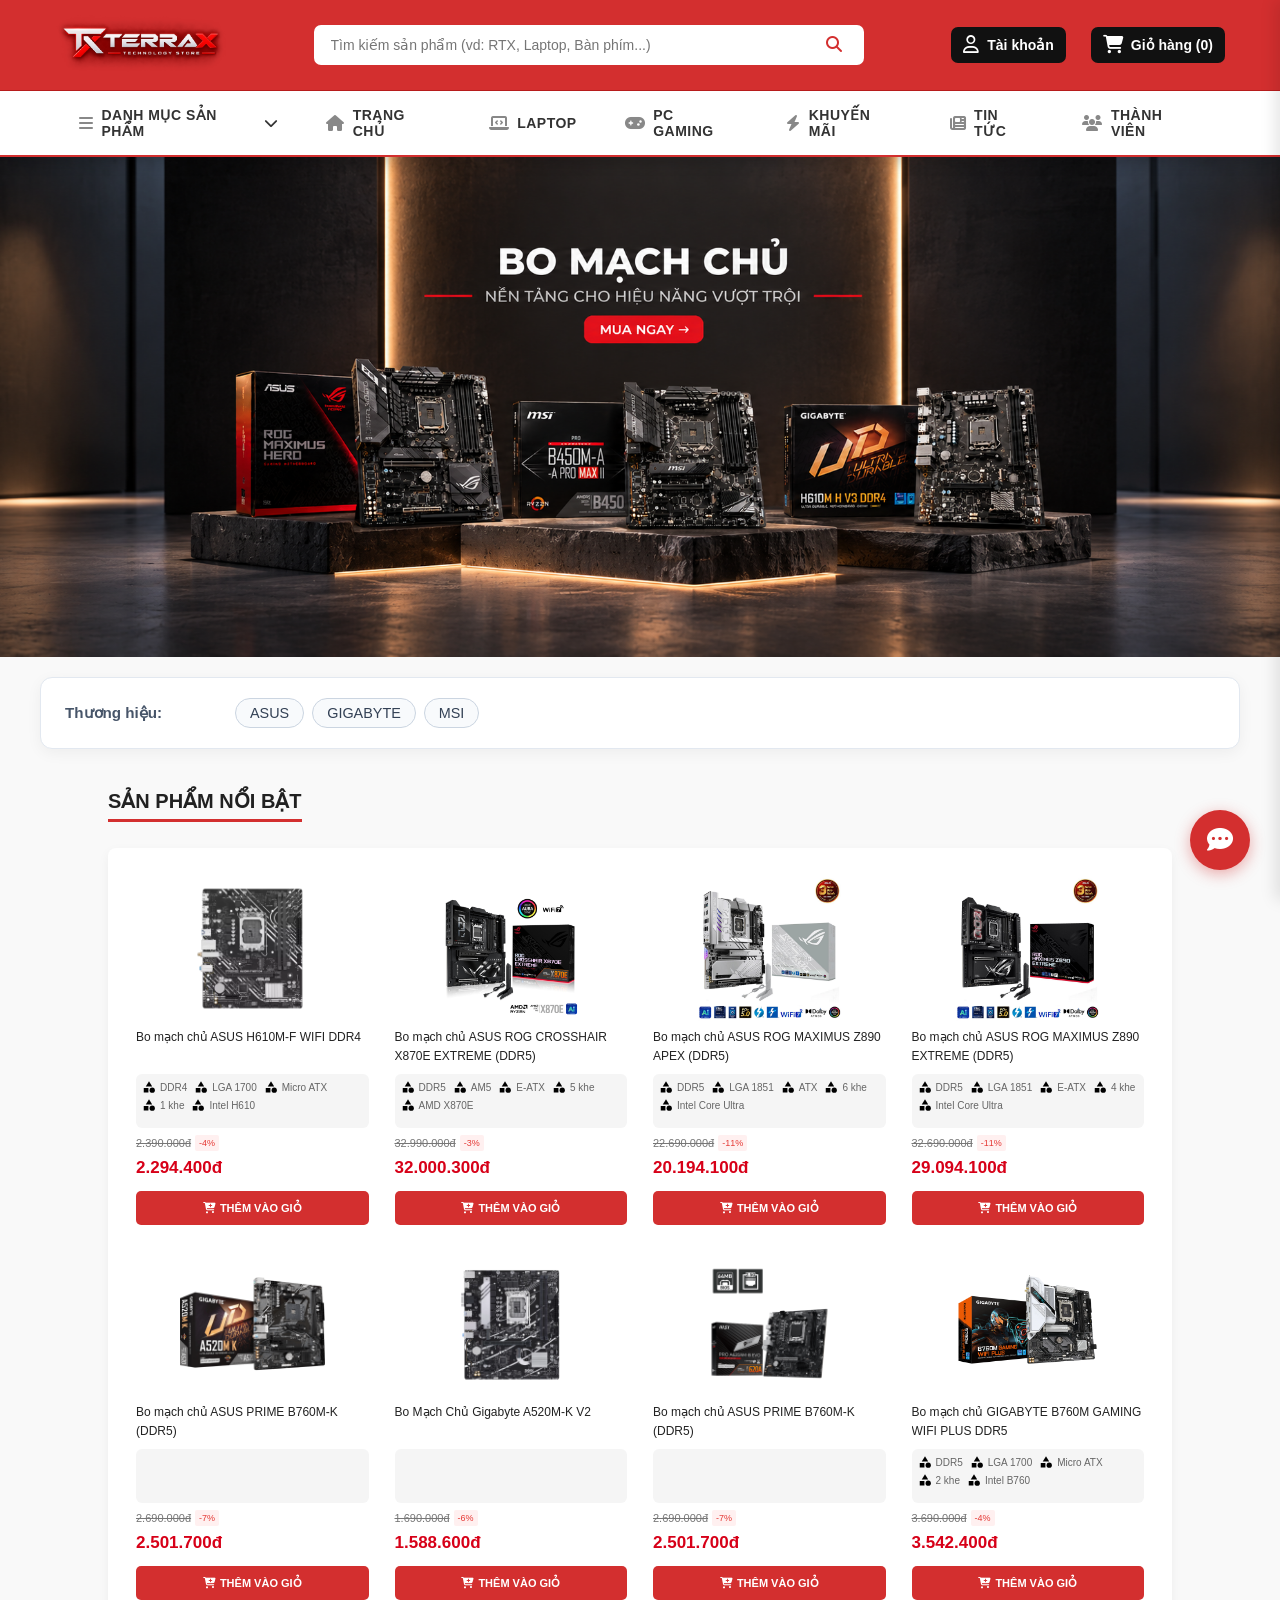
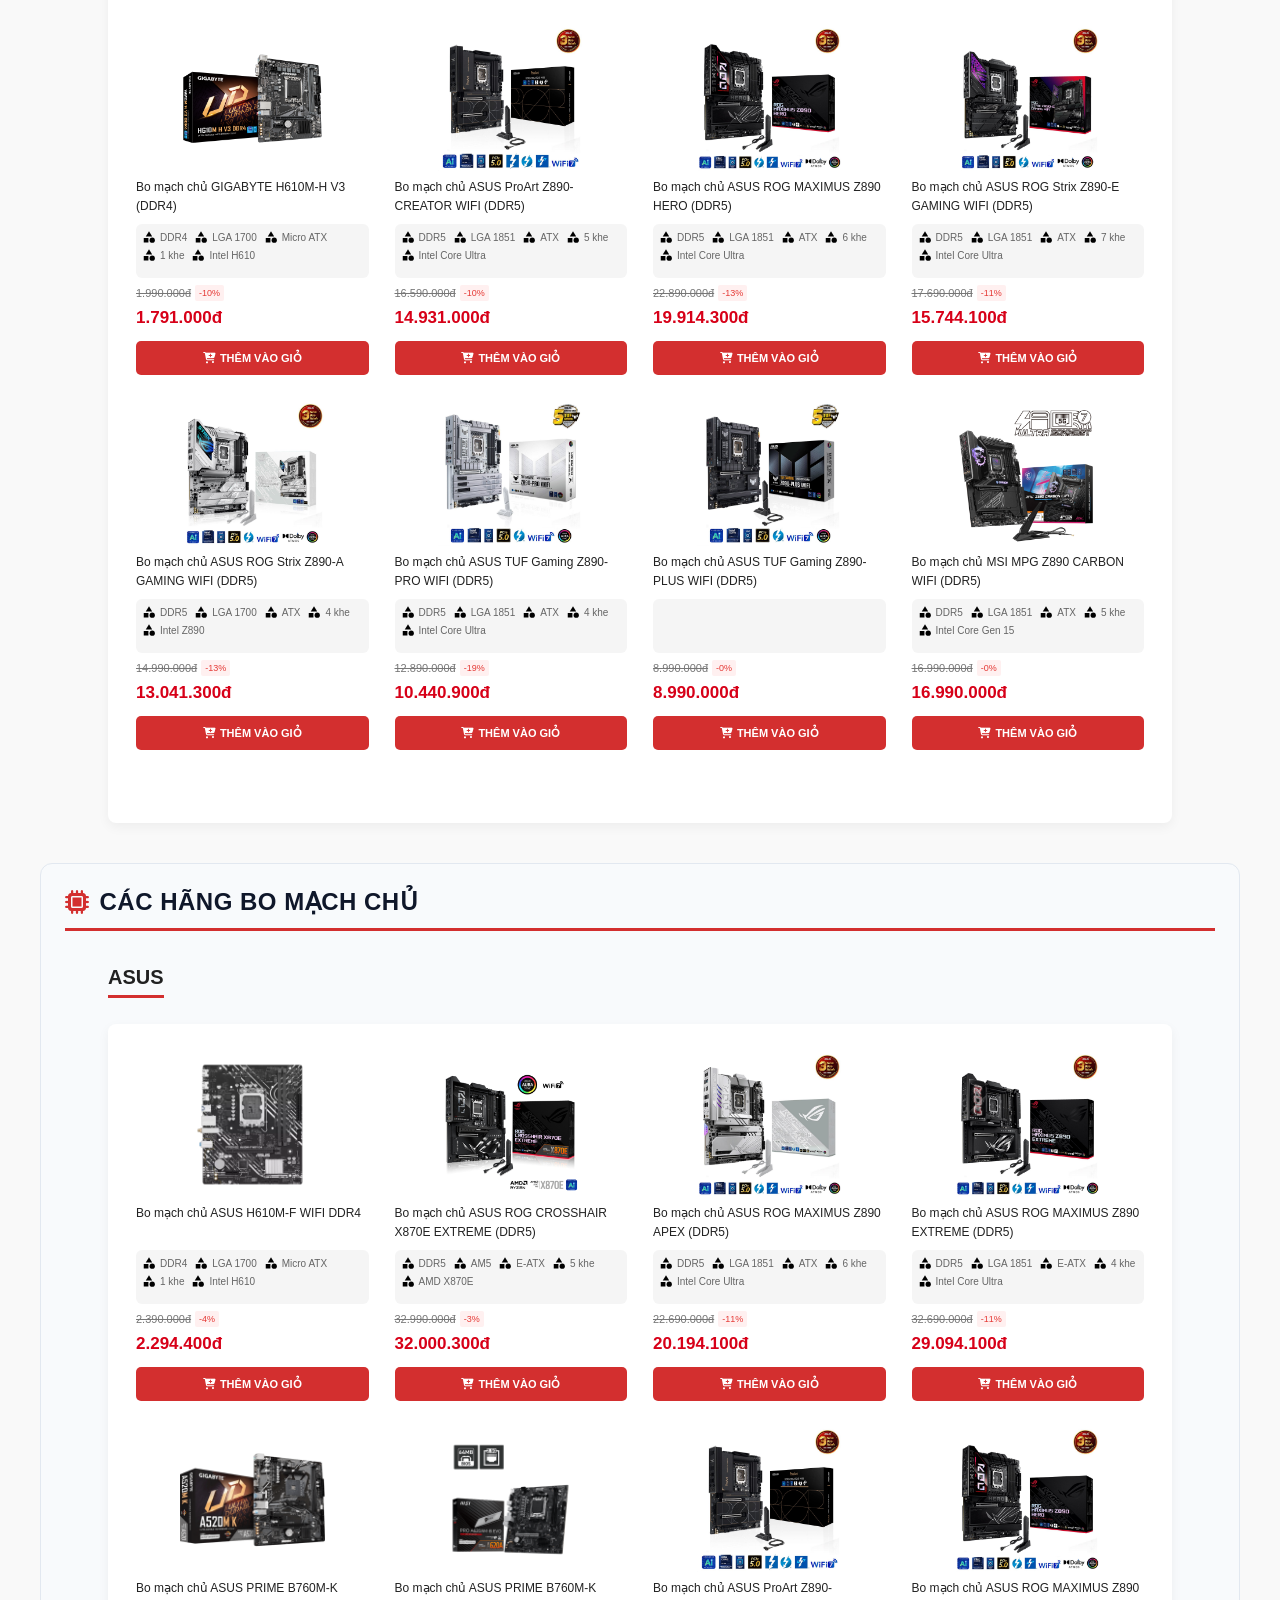
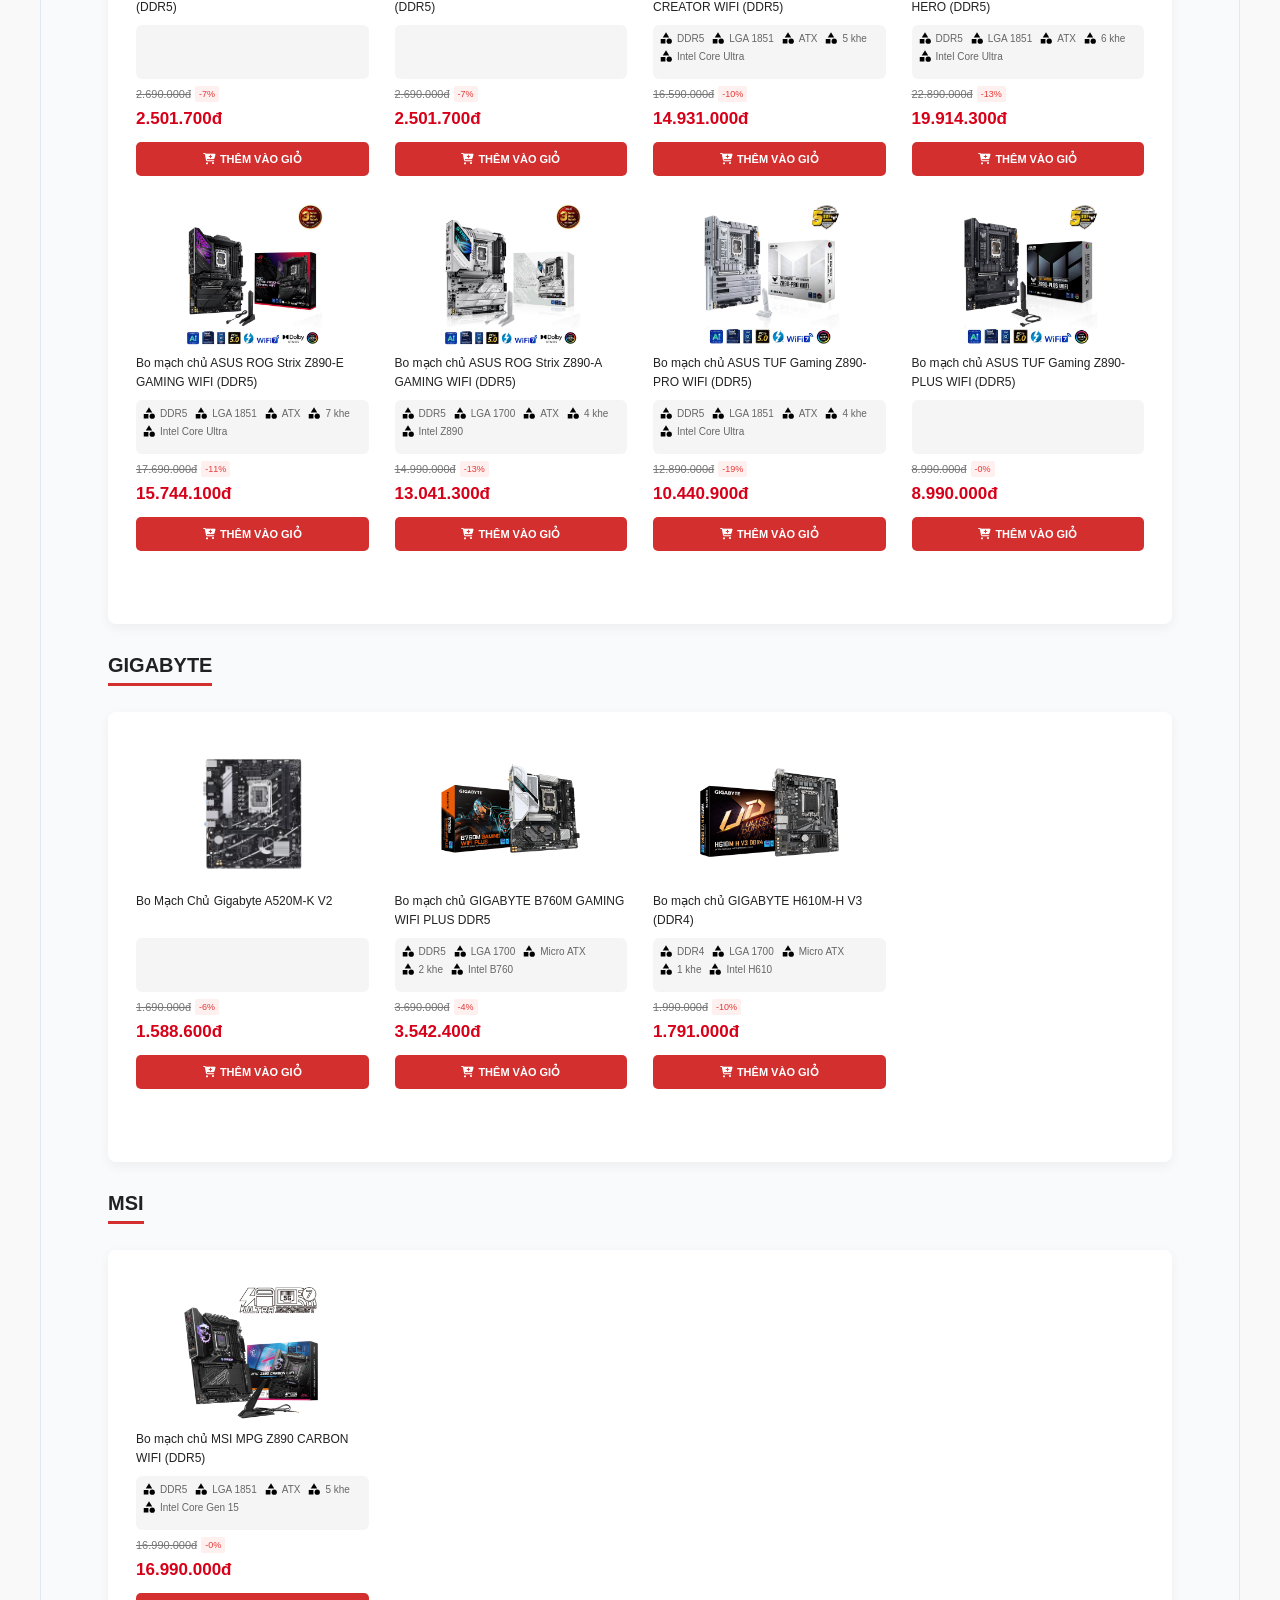
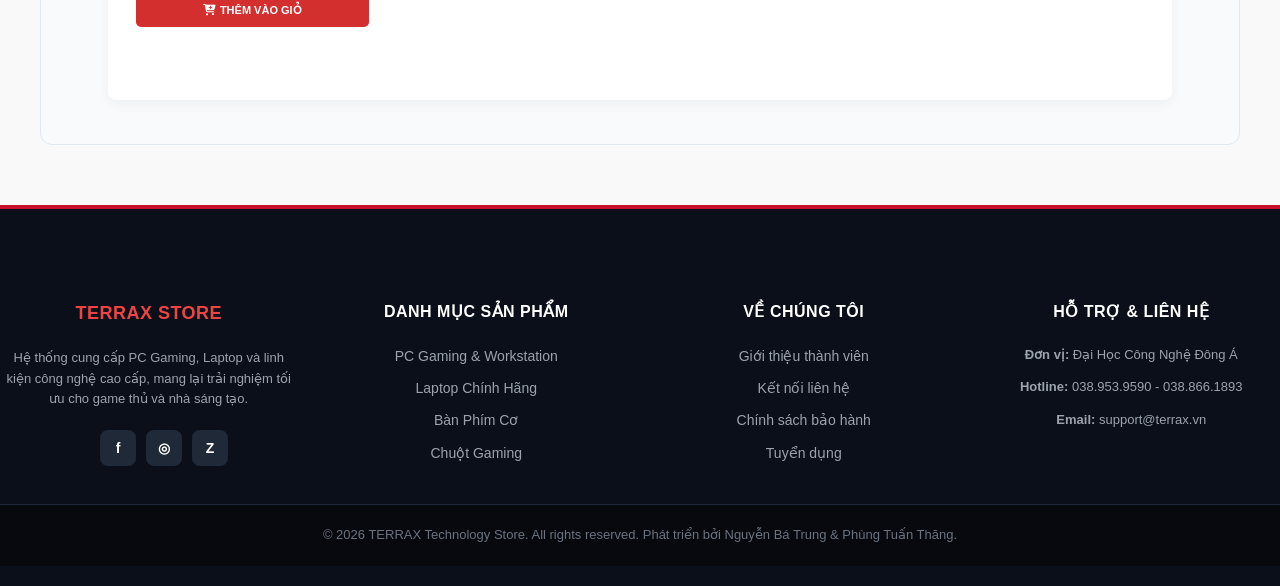
<file: bo-mach-chu.html>
<!doctype html>
<html lang="vi">
  <head>
    <meta charset="UTF-8" />
    <meta name="viewport" content="width=device-width, initial-scale=1.0" />
    <title>TerraX - Technology Store</title>
    <link rel="stylesheet" href="style.css" />
    <link
      rel="stylesheet"
      href="https://cdnjs.cloudflare.com/ajax/libs/font-awesome/6.4.0/css/all.min.css"
    />
    <style>
      /* smooth scroll khi bấm vào link teleport */
      html {
        scroll-behavior: smooth;
      }

      /* css cho thanh điều hướng nhanh (teleport) */
      .thanh_dieu_huong_nhanh {
        background: #ffffff;
        border: 1px solid #e2e8f0;
        border-radius: 12px;
        padding: 20px 24px;
        margin: 20px auto;
        box-shadow: 0 4px 15px rgba(0, 0, 0, 0.05);
      }

      .tieu_de_loc_nhanh {
        font-size: 1.1rem;
        font-weight: 700;
        color: #1e293b;
        margin-bottom: 16px;
        display: flex;
        align-items: center;
        gap: 8px;
        border-bottom: 2px solid #f1f5f9;
        padding-bottom: 8px;
      }

      .dong_loc {
        display: flex;
        align-items: center;
        flex-wrap: wrap;
        gap: 10px;
        margin-bottom: 12px;
      }

      .dong_loc:last-child {
        margin-bottom: 0;
      }

      .nhan_loc {
        font-weight: 600;
        color: #475569;
        font-size: 0.95rem;
        min-width: 160px;
      }

      .nhom_nut_loc {
        display: flex;
        flex-wrap: wrap;
        gap: 8px;
      }

      .nut_teleport {
        display: inline-block;
        padding: 6px 14px;
        background-color: #f8fafc;
        color: #334155;
        border: 1px solid #cbd5e1;
        border-radius: 20px;
        text-decoration: none;
        font-size: 0.9rem;
        font-weight: 500;
        transition: all 0.2s ease-in-out;
      }

      .nut_teleport:hover {
        background-color: var(--mau_chinh, #d32f2f);
        color: #ffffff;
        border-color: var(--mau_chinh, #d32f2f);
        transform: translateY(-2px);
        box-shadow: 0 3px 8px rgba(211, 47, 47, 0.3);
      }

      /* offset cho header cố định khi cuộn tới anchor */
      section[id] {
        scroll-margin-top: 140px;
      }

      /* css cụm tổng cho phân loại */
      .cum_phan_loai_lon {
        background: #f8fafc;
        border: 1px solid #e2e8f0;
        border-radius: 12px;
        padding: 24px;
        margin-top: 40px;
        margin-bottom: 20px;
      }

      .tieu_de_nhom_to {
        font-size: 1.5rem;
        font-weight: 800;
        color: #0f172a;
        text-transform: uppercase;
        letter-spacing: 0.5px;
        margin-bottom: 24px;
        padding-bottom: 12px;
        border-bottom: 3px solid var(--mau_chinh, #d32f2f);
        display: flex;
        align-items: center;
        gap: 10px;
      }
    </style>
    <link rel="icon" href="images/svg_logo.svg" type="image/png" />
  </head>

  <body>
    <!-- header -->
    <div class="dau_trang_co_dinh">
      <header class="phan_dau_chinh">
        <div class="khung_chua khung_phan_dau">
          <a href="index.html" class="logo_chinh">
            <img src="images/logo.png" alt="Logo TERRAX" />
          </a>

          <div class="hop_tim_kiem_lon">
            <input
              type="text"
              id="o_tim_kiem"
              placeholder="Tìm kiếm sản phẩm (vd: RTX, Laptop, Bàn phím...)"
            />
            <button id="nut_tim_kiem">
              <i class="fas fa-search"></i>
            </button>

            <div id="ket_qua_tim_kiem"></div>
          </div>

          <div class="hanh_dong_phai">
            <div
              class="muc_hanh_dong"
              onclick="openTerraXModal()"
            >
              <i class="far fa-user"></i>
              <span>Tài khoản</span>
            </div>

            <div class="muc_hanh_dong" onclick="moGioHang()">
              <i class="fas fa-shopping-cart"></i>
              <span>Giỏ hàng (<span id="dem_gio_hang">0</span>)</span>
            </div>
          </div>
        </div>
      </header>
      <!-- thanh điều hướng -->
      <nav class="thanh_dieu_huong">
        <div class="khung_chua khung_dieu_huong">
          <div class="muc_menu co_menu_con">
            <i class="fas fa-bars"></i>
            <span>DANH MỤC SẢN PHẨM</span>
            <i class="fas fa-chevron-down icon_mui_ten"></i>

            <div class="noi_dung_menu_con">
              <a href="pc.html"
                ><i class="fas fa-desktop"></i> PC Gaming / Workstation</a
              >
              <a href="laptop.html"
                ><i class="fas fa-laptop"></i> Laptop Gaming & Văn Phòng</a
              >
              <a href="bo-mach-chu.html"
                ><i class="fas fa-microchip"></i> Linh Kiện PC</a
              >
              <a href="man-hinh.html"
                ><i class="fas fa-tv"></i> Màn Hình Máy Tính</a
              >
              <a href="ban-phim.html"
                ><i class="fas fa-keyboard"></i> Bàn Phím Cơ</a
              >
              <a href="chuot.html"><i class="fas fa-mouse"></i> Chuột Gaming</a>
              <a href="tai-nghe.html"
                ><i class="fas fa-headphones"></i> Tai Nghe & Âm Thanh</a
              >
            </div>
          </div>

          <a href="index.html"><i class="fas fa-home"></i> TRANG CHỦ</a>
          <a href="laptop.html" class="lien_ket_menu"
            ><i class="fas fa-laptop-code"></i> LAPTOP</a
          >
          <a href="pc.html" class="lien_ket_menu"
            ><i class="fas fa-gamepad"></i> PC GAMING</a
          >
          <a href="#flash_sale" class="lien_ket_menu"
            ><i class="fas fa-bolt"></i> KHUYẾN MÃI</a
          >
          <a
            href="https://tinhte.vn/?utm_source=chatgpt.com"
            class="lien_ket_menu"
            ><i class="fas fa-newspaper"></i> TIN TỨC</a
          >
          <a href="lien_he.html"><i class="fas fa-users"></i> Thành viên</a>
        </div>
      </nav>
    </div>

    <!-- banner chính -->
    <section
      class="bang_chuyen_anh"
      style="background-image: url(images/banner-bomachchu.png)"
    ></section>

    <!-- thanh lọc và điều hướng nhanh -->
    <section class="khung_chua thanh_dieu_huong_nhanh">
      <div class="dong_loc">
        <span class="nhan_loc">Thương hiệu:</span>
        <div class="nhom_nut_loc">
          <a href="#hang_asus" class="nut_teleport">ASUS</a>
          <a href="#hang_gigabyte" class="nut_teleport">GIGABYTE</a>
          <a href="#hang_msi" class="nut_teleport">MSI</a>
        </div>
      </div>
    </section>

    <!-- sản phẩm nổi bật -->
    <section
      class="san_pham khung_chua"
      id="san_pham_noi_bat"
      style="margin-top: 40px"
    >
      <h2 class="tieu_de_phan">SẢN PHẨM NỔI BẬT</h2>
      <div class="khung_trang">
      <div class="luoi_san_pham">
        <!-- sản phẩm 1 -->
        <div class="the_san_pham">
          <img
            src="Images_san_pham/SP_132_Bo_m_ch_ch__ASUS_H610M_F_WIFI_.png"
            class="anh_san_pham"
            alt="Bo mạch chủ ASUS H610M-F WIFI DDR4 "
          />
          <h3 class="ten_san_pham">Bo mạch chủ ASUS H610M-F WIFI DDR4</h3>
          <div class="nhanh_thong_so">
            <div class="spec-row">
              <div class="spec-chip">
                <img src="Tat_Ca_Icon_SVG/SP_132_1_DDR4.svg" alt="" />
                <span>DDR4</span>
              </div>
              <div class="spec-chip">
                <img src="Tat_Ca_Icon_SVG/SP_132_2_LGA_1700.svg" alt="" />
                <span>LGA 1700</span>
              </div>
              <div class="spec-chip">
                <img src="Tat_Ca_Icon_SVG/SP_132_3_Micro_ATX.svg" alt="" />
                <span>Micro ATX</span>
              </div>
              <div class="spec-chip">
                <img src="Tat_Ca_Icon_SVG/SP_132_4_1_khe.svg" alt="" />
                <span>1 khe</span>
              </div>
              <div class="spec-chip">
                <img src="Tat_Ca_Icon_SVG/SP_132_5_Intel_H610.svg" alt="" />
                <span>Intel H610</span>
              </div>
            </div>
          </div>
          <div class="gia_cu_va_giam">
            <p class="gia_cu_san_pham">2.390.000đ</p>
            <span class="nhan_giam_gia">-4%</span>
          </div>
          <p class="gia_san_pham">2.294.400đ</p>
          <button class="nut_them_gio_card" onclick="themVaoGioHang(this)">
            <i class="fas fa-cart-plus"></i> THÊM VÀO GIỎ
          </button>
        </div>

        <!-- sản phẩm 2 -->
        <div class="the_san_pham">
          <img
            src="Images_san_pham/SP_133_Bo_m_ch_ch__ASUS_ROG_CROSSHAIR.jpg"
            class="anh_san_pham"
            alt="Bo mạch chủ ASUS ROG CROSSHAIR X870E EXTREME (DDR5)"
          />
          <h3 class="ten_san_pham">
            Bo mạch chủ ASUS ROG CROSSHAIR X870E EXTREME (DDR5)
          </h3>
          <div class="nhanh_thong_so">
            <div class="spec-row">
              <div class="spec-chip">
                <img src="Tat_Ca_Icon_SVG/SP_133_1_DDR5.svg" alt="" />
                <span>DDR5</span>
              </div>
              <div class="spec-chip">
                <img src="Tat_Ca_Icon_SVG/SP_133_2_AM5.svg" alt="" />
                <span>AM5</span>
              </div>
              <div class="spec-chip">
                <img src="Tat_Ca_Icon_SVG/SP_133_3_E_ATX.svg" alt="" />
                <span>E-ATX</span>
              </div>
              <div class="spec-chip">
                <img src="Tat_Ca_Icon_SVG/SP_133_4_5_khe.svg" alt="" />
                <span>5 khe</span>
              </div>
              <div class="spec-chip">
                <img src="Tat_Ca_Icon_SVG/SP_133_5_AMD_X870E.svg" alt="" />
                <span>AMD X870E</span>
              </div>
            </div>
          </div>
          <div class="gia_cu_va_giam">
            <p class="gia_cu_san_pham">32.990.000đ</p>
            <span class="nhan_giam_gia">-3%</span>
          </div>
          <p class="gia_san_pham">32.000.300đ</p>
          <button class="nut_them_gio_card" onclick="themVaoGioHang(this)">
            <i class="fas fa-cart-plus"></i> THÊM VÀO GIỎ
          </button>
        </div>

        <!-- sản phẩm 3 -->
        <div class="the_san_pham">
          <img
            src="Images_san_pham/SP_134_Bo_m_ch_ch__ASUS_ROG_MAXIMUS_Z.jpg"
            class="anh_san_pham"
            alt="Bo mạch chủ ASUS ROG MAXIMUS Z890 APEX (DDR5)"
          />
          <h3 class="ten_san_pham">
            Bo mạch chủ ASUS ROG MAXIMUS Z890 APEX (DDR5)
          </h3>
          <div class="nhanh_thong_so">
            <div class="spec-row">
              <div class="spec-chip">
                <img src="Tat_Ca_Icon_SVG/SP_134_1_DDR5.svg" alt="" />
                <span>DDR5</span>
              </div>
              <div class="spec-chip">
                <img src="Tat_Ca_Icon_SVG/SP_134_2_LGA_1851.svg" alt="" />
                <span>LGA 1851</span>
              </div>
              <div class="spec-chip">
                <img src="Tat_Ca_Icon_SVG/SP_134_3_ATX.svg" alt="" />
                <span>ATX</span>
              </div>
              <div class="spec-chip">
                <img src="Tat_Ca_Icon_SVG/SP_134_4_6_khe.svg" alt="" />
                <span>6 khe</span>
              </div>
              <div class="spec-chip">
                <img
                  src="Tat_Ca_Icon_SVG/SP_134_5_Intel_Core_Ultra.svg"
                  alt=""
                />
                <span>Intel Core Ultra</span>
              </div>
            </div>
          </div>
          <div class="gia_cu_va_giam">
            <p class="gia_cu_san_pham">22.690.000đ</p>
            <span class="nhan_giam_gia">-11%</span>
          </div>
          <p class="gia_san_pham">20.194.100đ</p>
          <button class="nut_them_gio_card" onclick="themVaoGioHang(this)">
            <i class="fas fa-cart-plus"></i> THÊM VÀO GIỎ
          </button>
        </div>

        <!-- sản phẩm 4 -->
        <div class="the_san_pham">
          <img
            src="Images_san_pham/SP_136_Bo_m_ch_ch__ASUS_ROG_MAXIMUS_Z.jpg"
            class="anh_san_pham"
            alt="Bo mạch chủ ASUS ROG MAXIMUS Z890 EXTREME (DDR5)"
          />
          <h3 class="ten_san_pham">
            Bo mạch chủ ASUS ROG MAXIMUS Z890 EXTREME (DDR5)
          </h3>
          <div class="nhanh_thong_so">
            <div class="spec-row">
              <div class="spec-chip">
                <img src="Tat_Ca_Icon_SVG/SP_132_1_DDR4.svg" alt="" />
                <span>DDR5</span>
              </div>
              <div class="spec-chip">
                <img src="Tat_Ca_Icon_SVG/SP_132_2_LGA_1700.svg" alt="" />
                <span>LGA 1851</span>
              </div>
              <div class="spec-chip">
                <img src="Tat_Ca_Icon_SVG/SP_132_3_Micro_ATX.svg" alt="" />
                <span>E-ATX</span>
              </div>
              <div class="spec-chip">
                <img src="Tat_Ca_Icon_SVG/SP_132_4_1_khe.svg" alt="" />
                <span>4 khe</span>
              </div>
              <div class="spec-chip">
                <img src="Tat_Ca_Icon_SVG/SP_132_5_Intel_H610.svg" alt="" />
                <span>Intel Core Ultra</span>
              </div>
            </div>
          </div>
          <div class="gia_cu_va_giam">
            <p class="gia_cu_san_pham">32.690.000đ</p>
            <span class="nhan_giam_gia">-11%</span>
          </div>
          <p class="gia_san_pham">29.094.100đ</p>
          <button class="nut_them_gio_card" onclick="themVaoGioHang(this)">
            <i class="fas fa-cart-plus"></i> THÊM VÀO GIỎ
          </button>
        </div>

        <!-- sản phẩm 5 (không có thông số) -->
        <div class="the_san_pham khong_thong_so">
          <img
            src="Images_san_pham/SP_129_Bo_M_ch_Ch__Gigabyte_A520M_K_V.png"
            class="anh_san_pham"
            alt="Bo mạch chủ ASUS PRIME B760M-K (DDR5)"
          />
          <h3 class="ten_san_pham">Bo mạch chủ ASUS PRIME B760M-K (DDR5)</h3>
          <div class="nhanh_thong_so"></div>
          <div class="gia_cu_va_giam">
            <p class="gia_cu_san_pham">2.690.000đ</p>
            <span class="nhan_giam_gia">-7%</span>
          </div>
          <p class="gia_san_pham">2.501.700đ</p>
          <button class="nut_them_gio_card" onclick="themVaoGioHang(this)">
            <i class="fas fa-cart-plus"></i> THÊM VÀO GIỎ
          </button>
        </div>

        <!-- sản phẩm 6 (không có thông số) -->
        <div class="the_san_pham khong_thong_so">
          <img
            src="Images_san_pham/SP_130_Bo_m_ch_ch__ASUS_PRIME_B760M_K.png"
            class="anh_san_pham"
            alt="Bo Mạch Chủ Gigabyte A520M-K V2"
          />
          <h3 class="ten_san_pham">Bo Mạch Chủ Gigabyte A520M-K V2</h3>
          <div class="nhanh_thong_so"></div>
          <div class="gia_cu_va_giam">
            <p class="gia_cu_san_pham">1.690.000đ</p>
            <span class="nhan_giam_gia">-6%</span>
          </div>
          <p class="gia_san_pham">1.588.600đ</p>
          <button class="nut_them_gio_card" onclick="themVaoGioHang(this)">
            <i class="fas fa-cart-plus"></i> THÊM VÀO GIỎ
          </button>
        </div>

        <!-- sản phẩm 7 (không có thông số) -->
        <div class="the_san_pham khong_thong_so">
          <img
            src="Images_san_pham/SP_131_Bo_m_ch_ch__MSI_PRO_A620AM_B_E.png"
            class="anh_san_pham"
            alt="Bo mạch chủ ASUS PRIME B760M-K (DDR5)"
          />
          <h3 class="ten_san_pham">Bo mạch chủ ASUS PRIME B760M-K (DDR5)</h3>
          <div class="nhanh_thong_so"></div>
          <div class="gia_cu_va_giam">
            <p class="gia_cu_san_pham">2.690.000đ</p>
            <span class="nhan_giam_gia">-7%</span>
          </div>
          <p class="gia_san_pham">2.501.700đ</p>
          <button class="nut_them_gio_card" onclick="themVaoGioHang(this)">
            <i class="fas fa-cart-plus"></i> THÊM VÀO GIỎ
          </button>
        </div>

        <!-- sản phẩm 8 -->
        <div class="the_san_pham">
          <img
            src="Images_san_pham/SP_137_Bo_m_ch_ch__GIGABYTE_B760M_GAM.png"
            class="anh_san_pham"
            alt="Bo mạch chủ GIGABYTE B760M GAMING WIFI PLUS DDR5 "
          />
          <h3 class="ten_san_pham">
            Bo mạch chủ GIGABYTE B760M GAMING WIFI PLUS DDR5
          </h3>
          <div class="nhanh_thong_so">
            <div class="spec-row">
              <div class="spec-chip">
                <img src="Tat_Ca_Icon_SVG/SP_132_1_DDR4.svg" alt="" />
                <span>DDR5</span>
              </div>
              <div class="spec-chip">
                <img src="Tat_Ca_Icon_SVG/SP_132_2_LGA_1700.svg" alt="" />
                <span>LGA 1700</span>
              </div>
              <div class="spec-chip">
                <img src="Tat_Ca_Icon_SVG/SP_132_3_Micro_ATX.svg" alt="" />
                <span>Micro ATX</span>
              </div>
              <div class="spec-chip">
                <img src="Tat_Ca_Icon_SVG/SP_132_4_1_khe.svg" alt="" />
                <span>2 khe</span>
              </div>
              <div class="spec-chip">
                <img src="Tat_Ca_Icon_SVG/SP_132_5_Intel_H610.svg" alt="" />
                <span>Intel B760</span>
              </div>
            </div>
          </div>
          <div class="gia_cu_va_giam">
            <p class="gia_cu_san_pham">3.690.000đ</p>
            <span class="nhan_giam_gia">-4%</span>
          </div>
          <p class="gia_san_pham">3.542.400đ</p>
          <button class="nut_them_gio_card" onclick="themVaoGioHang(this)">
            <i class="fas fa-cart-plus"></i> THÊM VÀO GIỎ
          </button>
        </div>

        <!-- sản phẩm 9 -->
        <div class="the_san_pham">
          <img
            src="Images_san_pham/SP_138_Bo_m_ch_ch__GIGABYTE_H610M_H_V.png"
            class="anh_san_pham"
            alt="Bo mạch chủ GIGABYTE H610M-H V3 (DDR4) "
          />
          <h3 class="ten_san_pham">Bo mạch chủ GIGABYTE H610M-H V3 (DDR4)</h3>
          <div class="nhanh_thong_so">
            <div class="spec-row">
              <div class="spec-chip">
                <img src="Tat_Ca_Icon_SVG/SP_132_1_DDR4.svg" alt="" />
                <span>DDR4</span>
              </div>
              <div class="spec-chip">
                <img src="Tat_Ca_Icon_SVG/SP_132_2_LGA_1700.svg" alt="" />
                <span>LGA 1700</span>
              </div>
              <div class="spec-chip">
                <img src="Tat_Ca_Icon_SVG/SP_132_3_Micro_ATX.svg" alt="" />
                <span>Micro ATX</span>
              </div>
              <div class="spec-chip">
                <img src="Tat_Ca_Icon_SVG/SP_132_4_1_khe.svg" alt="" />
                <span>1 khe</span>
              </div>
              <div class="spec-chip">
                <img src="Tat_Ca_Icon_SVG/SP_132_5_Intel_H610.svg" alt="" />
                <span>Intel H610</span>
              </div>
            </div>
          </div>
          <div class="gia_cu_va_giam">
            <p class="gia_cu_san_pham">1.990.000đ</p>
            <span class="nhan_giam_gia">-10%</span>
          </div>
          <p class="gia_san_pham">1.791.000đ</p>
          <button class="nut_them_gio_card" onclick="themVaoGioHang(this)">
            <i class="fas fa-cart-plus"></i> THÊM VÀO GIỎ
          </button>
        </div>

        <!-- sản phẩm 10 -->
        <div class="the_san_pham">
          <img
            src="Images_san_pham/SP_139_Bo_m_ch_ch__ASUS_ProArt_Z890_C.jpg"
            class="anh_san_pham"
            alt="Bo mạch chủ ASUS ProArt Z890-CREATOR WIFI (DDR5) "
          />
          <h3 class="ten_san_pham">
            Bo mạch chủ ASUS ProArt Z890-CREATOR WIFI (DDR5)
          </h3>
          <div class="nhanh_thong_so">
            <div class="spec-row">
              <div class="spec-chip">
                <img src="Tat_Ca_Icon_SVG/SP_132_1_DDR4.svg" alt="" />
                <span>DDR5</span>
              </div>
              <div class="spec-chip">
                <img src="Tat_Ca_Icon_SVG/SP_132_2_LGA_1700.svg" alt="" />
                <span>LGA 1851</span>
              </div>
              <div class="spec-chip">
                <img src="Tat_Ca_Icon_SVG/SP_132_3_Micro_ATX.svg" alt="" />
                <span>ATX</span>
              </div>
              <div class="spec-chip">
                <img src="Tat_Ca_Icon_SVG/SP_132_4_1_khe.svg" alt="" />
                <span>5 khe</span>
              </div>
              <div class="spec-chip">
                <img src="Tat_Ca_Icon_SVG/SP_132_5_Intel_H610.svg" alt="" />
                <span>Intel Core Ultra</span>
              </div>
            </div>
          </div>
          <div class="gia_cu_va_giam">
            <p class="gia_cu_san_pham">16.590.000đ</p>
            <span class="nhan_giam_gia">-10%</span>
          </div>
          <p class="gia_san_pham">14.931.000đ</p>
          <button class="nut_them_gio_card" onclick="themVaoGioHang(this)">
            <i class="fas fa-cart-plus"></i> THÊM VÀO GIỎ
          </button>
        </div>

        <!-- sản phẩm 11 -->
        <div class="the_san_pham">
          <img
            src="Images_san_pham/SP_140_Bo_m_ch_ch__ASUS_ROG_MAXIMUS_Z.jpg"
            class="anh_san_pham"
            alt="Bo mạch chủ ASUS ROG MAXIMUS Z890 HERO (DDR5) "
          />
          <h3 class="ten_san_pham">
            Bo mạch chủ ASUS ROG MAXIMUS Z890 HERO (DDR5)
          </h3>
          <div class="nhanh_thong_so">
            <div class="spec-row">
              <div class="spec-chip">
                <img src="Tat_Ca_Icon_SVG/SP_132_1_DDR4.svg" alt="" />
                <span>DDR5</span>
              </div>
              <div class="spec-chip">
                <img src="Tat_Ca_Icon_SVG/SP_132_2_LGA_1700.svg" alt="" />
                <span>LGA 1851</span>
              </div>
              <div class="spec-chip">
                <img src="Tat_Ca_Icon_SVG/SP_132_3_Micro_ATX.svg" alt="" />
                <span>ATX</span>
              </div>
              <div class="spec-chip">
                <img src="Tat_Ca_Icon_SVG/SP_132_4_1_khe.svg" alt="" />
                <span>6 khe</span>
              </div>
              <div class="spec-chip">
                <img src="Tat_Ca_Icon_SVG/SP_132_5_Intel_H610.svg" alt="" />
                <span>Intel Core Ultra</span>
              </div>
            </div>
          </div>
          <div class="gia_cu_va_giam">
            <p class="gia_cu_san_pham">22.890.000đ</p>
            <span class="nhan_giam_gia">-13%</span>
          </div>
          <p class="gia_san_pham">19.914.300đ</p>
          <button class="nut_them_gio_card" onclick="themVaoGioHang(this)">
            <i class="fas fa-cart-plus"></i> THÊM VÀO GIỎ
          </button>
        </div>

        <!-- sản phẩm 12 -->
        <div class="the_san_pham">
          <img
            src="Images_san_pham/SP_141_Bo_m_ch_ch__ASUS_ROG_Strix_Z89.jpg"
            class="anh_san_pham"
            alt="Bo mạch chủ ASUS ROG Strix Z890-E GAMING WIFI (DDR5) "
          />
          <h3 class="ten_san_pham">
            Bo mạch chủ ASUS ROG Strix Z890-E GAMING WIFI (DDR5)
          </h3>
          <div class="nhanh_thong_so">
            <div class="spec-row">
              <div class="spec-chip">
                <img src="Tat_Ca_Icon_SVG/SP_132_1_DDR4.svg" alt="" />
                <span>DDR5</span>
              </div>
              <div class="spec-chip">
                <img src="Tat_Ca_Icon_SVG/SP_132_2_LGA_1700.svg" alt="" />
                <span>LGA 1851</span>
              </div>
              <div class="spec-chip">
                <img src="Tat_Ca_Icon_SVG/SP_132_3_Micro_ATX.svg" alt="" />
                <span>ATX</span>
              </div>
              <div class="spec-chip">
                <img src="Tat_Ca_Icon_SVG/SP_132_4_1_khe.svg" alt="" />
                <span>7 khe</span>
              </div>
              <div class="spec-chip">
                <img src="Tat_Ca_Icon_SVG/SP_132_5_Intel_H610.svg" alt="" />
                <span>Intel Core Ultra</span>
              </div>
            </div>
          </div>
          <div class="gia_cu_va_giam">
            <p class="gia_cu_san_pham">17.690.000đ</p>
            <span class="nhan_giam_gia">-11%</span>
          </div>
          <p class="gia_san_pham">15.744.100đ</p>
          <button class="nut_them_gio_card" onclick="themVaoGioHang(this)">
            <i class="fas fa-cart-plus"></i> THÊM VÀO GIỎ
          </button>
        </div>

        <!-- sản phẩm 13 -->
        <div class="the_san_pham">
          <img
            src="Images_san_pham/SP_142_Bo_m_ch_ch__ASUS_ROG_Strix_Z89.jpg"
            class="anh_san_pham"
            alt="Bo mạch chủ ASUS ROG Strix Z890-A GAMING WIFI (DDR5) "
          />
          <h3 class="ten_san_pham">
            Bo mạch chủ ASUS ROG Strix Z890-A GAMING WIFI (DDR5)
          </h3>
          <div class="nhanh_thong_so">
            <div class="spec-row">
              <div class="spec-chip">
                <img src="Tat_Ca_Icon_SVG/SP_132_1_DDR4.svg" alt="" />
                <span>DDR5</span>
              </div>
              <div class="spec-chip">
                <img src="Tat_Ca_Icon_SVG/SP_132_2_LGA_1700.svg" alt="" />
                <span>LGA 1700</span>
              </div>
              <div class="spec-chip">
                <img src="Tat_Ca_Icon_SVG/SP_132_3_Micro_ATX.svg" alt="" />
                <span>ATX</span>
              </div>
              <div class="spec-chip">
                <img src="Tat_Ca_Icon_SVG/SP_132_4_1_khe.svg" alt="" />
                <span>4 khe</span>
              </div>
              <div class="spec-chip">
                <img src="Tat_Ca_Icon_SVG/SP_132_5_Intel_H610.svg" alt="" />
                <span>Intel Z890</span>
              </div>
            </div>
          </div>
          <div class="gia_cu_va_giam">
            <p class="gia_cu_san_pham">14.990.000đ</p>
            <span class="nhan_giam_gia">-13%</span>
          </div>
          <p class="gia_san_pham">13.041.300đ</p>
          <button class="nut_them_gio_card" onclick="themVaoGioHang(this)">
            <i class="fas fa-cart-plus"></i> THÊM VÀO GIỎ
          </button>
        </div>

        <!-- sản phẩm 14 -->
        <div class="the_san_pham">
          <img
            src="Images_san_pham/SP_143_Bo_m_ch_ch__ASUS_TUF_Gaming_Z8.jpg"
            class="anh_san_pham"
            alt="Bo mạch chủ ASUS TUF Gaming Z890-PRO WIFI DDR5 "
          />
          <h3 class="ten_san_pham">
            Bo mạch chủ ASUS TUF Gaming Z890-PRO WIFI (DDR5)
          </h3>
          <div class="nhanh_thong_so">
            <div class="spec-row">
              <div class="spec-chip">
                <img src="Tat_Ca_Icon_SVG/SP_132_1_DDR4.svg" alt="" />
                <span>DDR5</span>
              </div>
              <div class="spec-chip">
                <img src="Tat_Ca_Icon_SVG/SP_132_2_LGA_1700.svg" alt="" />
                <span>LGA 1851</span>
              </div>
              <div class="spec-chip">
                <img src="Tat_Ca_Icon_SVG/SP_132_3_Micro_ATX.svg" alt="" />
                <span>ATX</span>
              </div>
              <div class="spec-chip">
                <img src="Tat_Ca_Icon_SVG/SP_132_4_1_khe.svg" alt="" />
                <span>4 khe</span>
              </div>
              <div class="spec-chip">
                <img src="Tat_Ca_Icon_SVG/SP_132_5_Intel_H610.svg" alt="" />
                <span>Intel Core Ultra</span>
              </div>
            </div>
          </div>
          <div class="gia_cu_va_giam">
            <p class="gia_cu_san_pham">12.890.000đ</p>
            <span class="nhan_giam_gia">-19%</span>
          </div>
          <p class="gia_san_pham">10.440.900đ</p>
          <button class="nut_them_gio_card" onclick="themVaoGioHang(this)">
            <i class="fas fa-cart-plus"></i> THÊM VÀO GIỎ
          </button>
        </div>

        <!-- sản phẩm 15 (không có thông số) -->
        <div class="the_san_pham khong_thong_so">
          <img
            src="Images_san_pham/SP_144_Bo_m_ch_ch__ASUS_TUF_Gaming_Z8.jpg"
            class="anh_san_pham"
            alt="Bo mạch chủ ASUS TUF Gaming Z890-PLUS WIFI DDR5 "
          />
          <h3 class="ten_san_pham">
            Bo mạch chủ ASUS TUF Gaming Z890-PLUS WIFI (DDR5)
          </h3>
          <div class="nhanh_thong_so"></div>
          <div class="gia_cu_va_giam">
            <p class="gia_cu_san_pham">8.990.000đ</p>
            <span class="nhan_giam_gia">-0%</span>
          </div>
          <p class="gia_san_pham">8.990.000đ</p>
          <button class="nut_them_gio_card" onclick="themVaoGioHang(this)">
            <i class="fas fa-cart-plus"></i> THÊM VÀO GIỎ
          </button>
        </div>

        <!-- sản phẩm 16 -->
        <div class="the_san_pham">
          <img
            src="Images_san_pham/SP_145_Bo_m_ch_ch__MSI_MPG_Z890_CARBO.png"
            class="anh_san_pham"
            alt="Bo mạch chủ MSI MPG Z890 CARBON WIFI DDR5 "
          />
          <h3 class="ten_san_pham">
            Bo mạch chủ MSI MPG Z890 CARBON WIFI (DDR5)
          </h3>
          <div class="nhanh_thong_so">
            <div class="spec-row">
              <div class="spec-chip">
                <img src="Tat_Ca_Icon_SVG/SP_132_1_DDR4.svg" alt="" />
                <span>DDR5</span>
              </div>
              <div class="spec-chip">
                <img src="Tat_Ca_Icon_SVG/SP_132_2_LGA_1700.svg" alt="" />
                <span>LGA 1851</span>
              </div>
              <div class="spec-chip">
                <img src="Tat_Ca_Icon_SVG/SP_132_3_Micro_ATX.svg" alt="" />
                <span>ATX</span>
              </div>
              <div class="spec-chip">
                <img src="Tat_Ca_Icon_SVG/SP_132_4_1_khe.svg" alt="" />
                <span>5 khe</span>
              </div>
              <div class="spec-chip">
                <img src="Tat_Ca_Icon_SVG/SP_132_5_Intel_H610.svg" alt="" />
                <span>Intel Core Gen 15</span>
              </div>
            </div>
          </div>
          <div class="gia_cu_va_giam">
            <p class="gia_cu_san_pham">16.990.000đ</p>
            <span class="nhan_giam_gia">-0%</span>
          </div>
          <p class="gia_san_pham">16.990.000đ</p>
          <button class="nut_them_gio_card" onclick="themVaoGioHang(this)">
            <i class="fas fa-cart-plus"></i> THÊM VÀO GIỎ
          </button>
        </div>
      </div>
      </div>
    </section>

    <!-- mục cụm lớn: các hãng bo mạch chủ -->
    <div class="khung_chua cum_phan_loai_lon">
      <h1 class="tieu_de_nhom_to">
        <i
          class="fas fa-microchip"
          style="color: var(--mau_chinh, #d32f2f)"
        ></i>
        CÁC HÃNG BO MẠCH CHỦ
      </h1>

      <!-- hãng asus -->
      <section class="san_pham" id="hang_asus">
        <h2 class="tieu_de_phan">ASUS</h2>
        <div class="khung_trang">
        <div class="luoi_san_pham">
          <!-- sp 1 -->
          <div class="the_san_pham">
            <img
              src="Images_san_pham/SP_132_Bo_m_ch_ch__ASUS_H610M_F_WIFI_.png"
              class="anh_san_pham"
              alt=""
            />
            <h3 class="ten_san_pham">Bo mạch chủ ASUS H610M-F WIFI DDR4</h3>
            <div class="nhanh_thong_so">
              <div class="spec-row">
                <div class="spec-chip">
                  <img src="Tat_Ca_Icon_SVG/SP_132_1_DDR4.svg" alt="" /><span
                    >DDR4</span
                  >
                </div>
                <div class="spec-chip">
                  <img
                    src="Tat_Ca_Icon_SVG/SP_132_2_LGA_1700.svg"
                    alt=""
                  /><span>LGA 1700</span>
                </div>
                <div class="spec-chip">
                  <img
                    src="Tat_Ca_Icon_SVG/SP_132_3_Micro_ATX.svg"
                    alt=""
                  /><span>Micro ATX</span>
                </div>
                <div class="spec-chip">
                  <img src="Tat_Ca_Icon_SVG/SP_132_4_1_khe.svg" alt="" /><span
                    >1 khe</span
                  >
                </div>
                <div class="spec-chip">
                  <img
                    src="Tat_Ca_Icon_SVG/SP_132_5_Intel_H610.svg"
                    alt=""
                  /><span>Intel H610</span>
                </div>
              </div>
            </div>
            <div class="gia_cu_va_giam">
              <p class="gia_cu_san_pham">2.390.000đ</p>
              <span class="nhan_giam_gia">-4%</span>
            </div>
            <p class="gia_san_pham">2.294.400đ</p>
            <button class="nut_them_gio_card" onclick="themVaoGioHang(this)">
              <i class="fas fa-cart-plus"></i> THÊM VÀO GIỎ
            </button>
          </div>

          <!-- sp 2 -->
          <div class="the_san_pham">
            <img
              src="Images_san_pham/SP_133_Bo_m_ch_ch__ASUS_ROG_CROSSHAIR.jpg"
              class="anh_san_pham"
              alt=""
            />
            <h3 class="ten_san_pham">
              Bo mạch chủ ASUS ROG CROSSHAIR X870E EXTREME (DDR5)
            </h3>
            <div class="nhanh_thong_so">
              <div class="spec-row">
                <div class="spec-chip">
                  <img src="Tat_Ca_Icon_SVG/SP_133_1_DDR5.svg" alt="" /><span
                    >DDR5</span
                  >
                </div>
                <div class="spec-chip">
                  <img src="Tat_Ca_Icon_SVG/SP_133_2_AM5.svg" alt="" /><span
                    >AM5</span
                  >
                </div>
                <div class="spec-chip">
                  <img src="Tat_Ca_Icon_SVG/SP_133_3_E_ATX.svg" alt="" /><span
                    >E-ATX</span
                  >
                </div>
                <div class="spec-chip">
                  <img src="Tat_Ca_Icon_SVG/SP_133_4_5_khe.svg" alt="" /><span
                    >5 khe</span
                  >
                </div>
                <div class="spec-chip">
                  <img
                    src="Tat_Ca_Icon_SVG/SP_133_5_AMD_X870E.svg"
                    alt=""
                  /><span>AMD X870E</span>
                </div>
              </div>
            </div>
            <div class="gia_cu_va_giam">
              <p class="gia_cu_san_pham">32.990.000đ</p>
              <span class="nhan_giam_gia">-3%</span>
            </div>
            <p class="gia_san_pham">32.000.300đ</p>
            <button class="nut_them_gio_card" onclick="themVaoGioHang(this)">
              <i class="fas fa-cart-plus"></i> THÊM VÀO GIỎ
            </button>
          </div>

          <!-- sp 3 -->
          <div class="the_san_pham">
            <img
              src="Images_san_pham/SP_134_Bo_m_ch_ch__ASUS_ROG_MAXIMUS_Z.jpg"
              class="anh_san_pham"
              alt=""
            />
            <h3 class="ten_san_pham">
              Bo mạch chủ ASUS ROG MAXIMUS Z890 APEX (DDR5)
            </h3>
            <div class="nhanh_thong_so">
              <div class="spec-row">
                <div class="spec-chip">
                  <img src="Tat_Ca_Icon_SVG/SP_134_1_DDR5.svg" alt="" /><span
                    >DDR5</span
                  >
                </div>
                <div class="spec-chip">
                  <img
                    src="Tat_Ca_Icon_SVG/SP_134_2_LGA_1851.svg"
                    alt=""
                  /><span>LGA 1851</span>
                </div>
                <div class="spec-chip">
                  <img src="Tat_Ca_Icon_SVG/SP_134_3_ATX.svg" alt="" /><span
                    >ATX</span
                  >
                </div>
                <div class="spec-chip">
                  <img src="Tat_Ca_Icon_SVG/SP_134_4_6_khe.svg" alt="" /><span
                    >6 khe</span
                  >
                </div>
                <div class="spec-chip">
                  <img
                    src="Tat_Ca_Icon_SVG/SP_134_5_Intel_Core_Ultra.svg"
                    alt=""
                  /><span>Intel Core Ultra</span>
                </div>
              </div>
            </div>
            <div class="gia_cu_va_giam">
              <p class="gia_cu_san_pham">22.690.000đ</p>
              <span class="nhan_giam_gia">-11%</span>
            </div>
            <p class="gia_san_pham">20.194.100đ</p>
            <button class="nut_them_gio_card" onclick="themVaoGioHang(this)">
              <i class="fas fa-cart-plus"></i> THÊM VÀO GIỎ
            </button>
          </div>

          <!-- sp 4 -->
          <div class="the_san_pham">
            <img
              src="Images_san_pham/SP_136_Bo_m_ch_ch__ASUS_ROG_MAXIMUS_Z.jpg"
              class="anh_san_pham"
              alt=""
            />
            <h3 class="ten_san_pham">
              Bo mạch chủ ASUS ROG MAXIMUS Z890 EXTREME (DDR5)
            </h3>
            <div class="nhanh_thong_so">
              <div class="spec-row">
                <div class="spec-chip">
                  <img src="Tat_Ca_Icon_SVG/SP_132_1_DDR4.svg" alt="" /><span
                    >DDR5</span
                  >
                </div>
                <div class="spec-chip">
                  <img
                    src="Tat_Ca_Icon_SVG/SP_132_2_LGA_1700.svg"
                    alt=""
                  /><span>LGA 1851</span>
                </div>
                <div class="spec-chip">
                  <img
                    src="Tat_Ca_Icon_SVG/SP_132_3_Micro_ATX.svg"
                    alt=""
                  /><span>E-ATX</span>
                </div>
                <div class="spec-chip">
                  <img src="Tat_Ca_Icon_SVG/SP_132_4_1_khe.svg" alt="" /><span
                    >4 khe</span
                  >
                </div>
                <div class="spec-chip">
                  <img
                    src="Tat_Ca_Icon_SVG/SP_132_5_Intel_H610.svg"
                    alt=""
                  /><span>Intel Core Ultra</span>
                </div>
              </div>
            </div>
            <div class="gia_cu_va_giam">
              <p class="gia_cu_san_pham">32.690.000đ</p>
              <span class="nhan_giam_gia">-11%</span>
            </div>
            <p class="gia_san_pham">29.094.100đ</p>
            <button class="nut_them_gio_card" onclick="themVaoGioHang(this)">
              <i class="fas fa-cart-plus"></i> THÊM VÀO GIỎ
            </button>
          </div>

          <!-- sp 5 (không có thông số) -->
          <div class="the_san_pham khong_thong_so">
            <img
              src="Images_san_pham/SP_129_Bo_M_ch_Ch__Gigabyte_A520M_K_V.png"
              class="anh_san_pham"
              alt=""
            />
            <h3 class="ten_san_pham">Bo mạch chủ ASUS PRIME B760M-K (DDR5)</h3>
            <div class="nhanh_thong_so"></div>
            <div class="gia_cu_va_giam">
              <p class="gia_cu_san_pham">2.690.000đ</p>
              <span class="nhan_giam_gia">-7%</span>
            </div>
            <p class="gia_san_pham">2.501.700đ</p>
            <button class="nut_them_gio_card" onclick="themVaoGioHang(this)">
              <i class="fas fa-cart-plus"></i> THÊM VÀO GIỎ
            </button>
          </div>

          <!-- sp 7 (không có thông số) -->
          <div class="the_san_pham khong_thong_so">
            <img
              src="Images_san_pham/SP_131_Bo_m_ch_ch__MSI_PRO_A620AM_B_E.png"
              class="anh_san_pham"
              alt=""
            />
            <h3 class="ten_san_pham">Bo mạch chủ ASUS PRIME B760M-K (DDR5)</h3>
            <div class="nhanh_thong_so"></div>
            <div class="gia_cu_va_giam">
              <p class="gia_cu_san_pham">2.690.000đ</p>
              <span class="nhan_giam_gia">-7%</span>
            </div>
            <p class="gia_san_pham">2.501.700đ</p>
            <button class="nut_them_gio_card" onclick="themVaoGioHang(this)">
              <i class="fas fa-cart-plus"></i> THÊM VÀO GIỎ
            </button>
          </div>

          <!-- sp 10 -->
          <div class="the_san_pham">
            <img
              src="Images_san_pham/SP_139_Bo_m_ch_ch__ASUS_ProArt_Z890_C.jpg"
              class="anh_san_pham"
              alt=""
            />
            <h3 class="ten_san_pham">
              Bo mạch chủ ASUS ProArt Z890-CREATOR WIFI (DDR5)
            </h3>
            <div class="nhanh_thong_so">
              <div class="spec-row">
                <div class="spec-chip">
                  <img src="Tat_Ca_Icon_SVG/SP_132_1_DDR4.svg" alt="" /><span
                    >DDR5</span
                  >
                </div>
                <div class="spec-chip">
                  <img
                    src="Tat_Ca_Icon_SVG/SP_132_2_LGA_1700.svg"
                    alt=""
                  /><span>LGA 1851</span>
                </div>
                <div class="spec-chip">
                  <img
                    src="Tat_Ca_Icon_SVG/SP_132_3_Micro_ATX.svg"
                    alt=""
                  /><span>ATX</span>
                </div>
                <div class="spec-chip">
                  <img src="Tat_Ca_Icon_SVG/SP_132_4_1_khe.svg" alt="" /><span
                    >5 khe</span
                  >
                </div>
                <div class="spec-chip">
                  <img
                    src="Tat_Ca_Icon_SVG/SP_132_5_Intel_H610.svg"
                    alt=""
                  /><span>Intel Core Ultra</span>
                </div>
              </div>
            </div>
            <div class="gia_cu_va_giam">
              <p class="gia_cu_san_pham">16.590.000đ</p>
              <span class="nhan_giam_gia">-10%</span>
            </div>
            <p class="gia_san_pham">14.931.000đ</p>
            <button class="nut_them_gio_card" onclick="themVaoGioHang(this)">
              <i class="fas fa-cart-plus"></i> THÊM VÀO GIỎ
            </button>
          </div>

          <!-- sp 11 -->
          <div class="the_san_pham">
            <img
              src="Images_san_pham/SP_140_Bo_m_ch_ch__ASUS_ROG_MAXIMUS_Z.jpg"
              class="anh_san_pham"
              alt=""
            />
            <h3 class="ten_san_pham">
              Bo mạch chủ ASUS ROG MAXIMUS Z890 HERO (DDR5)
            </h3>
            <div class="nhanh_thong_so">
              <div class="spec-row">
                <div class="spec-chip">
                  <img src="Tat_Ca_Icon_SVG/SP_132_1_DDR4.svg" alt="" /><span
                    >DDR5</span
                  >
                </div>
                <div class="spec-chip">
                  <img
                    src="Tat_Ca_Icon_SVG/SP_132_2_LGA_1700.svg"
                    alt=""
                  /><span>LGA 1851</span>
                </div>
                <div class="spec-chip">
                  <img
                    src="Tat_Ca_Icon_SVG/SP_132_3_Micro_ATX.svg"
                    alt=""
                  /><span>ATX</span>
                </div>
                <div class="spec-chip">
                  <img src="Tat_Ca_Icon_SVG/SP_132_4_1_khe.svg" alt="" /><span
                    >6 khe</span
                  >
                </div>
                <div class="spec-chip">
                  <img
                    src="Tat_Ca_Icon_SVG/SP_132_5_Intel_H610.svg"
                    alt=""
                  /><span>Intel Core Ultra</span>
                </div>
              </div>
            </div>
            <div class="gia_cu_va_giam">
              <p class="gia_cu_san_pham">22.890.000đ</p>
              <span class="nhan_giam_gia">-13%</span>
            </div>
            <p class="gia_san_pham">19.914.300đ</p>
            <button class="nut_them_gio_card" onclick="themVaoGioHang(this)">
              <i class="fas fa-cart-plus"></i> THÊM VÀO GIỎ
            </button>
          </div>

          <!-- sp 12 -->
          <div class="the_san_pham">
            <img
              src="Images_san_pham/SP_141_Bo_m_ch_ch__ASUS_ROG_Strix_Z89.jpg"
              class="anh_san_pham"
              alt=""
            />
            <h3 class="ten_san_pham">
              Bo mạch chủ ASUS ROG Strix Z890-E GAMING WIFI (DDR5)
            </h3>
            <div class="nhanh_thong_so">
              <div class="spec-row">
                <div class="spec-chip">
                  <img src="Tat_Ca_Icon_SVG/SP_132_1_DDR4.svg" alt="" /><span
                    >DDR5</span
                  >
                </div>
                <div class="spec-chip">
                  <img
                    src="Tat_Ca_Icon_SVG/SP_132_2_LGA_1700.svg"
                    alt=""
                  /><span>LGA 1851</span>
                </div>
                <div class="spec-chip">
                  <img
                    src="Tat_Ca_Icon_SVG/SP_132_3_Micro_ATX.svg"
                    alt=""
                  /><span>ATX</span>
                </div>
                <div class="spec-chip">
                  <img src="Tat_Ca_Icon_SVG/SP_132_4_1_khe.svg" alt="" /><span
                    >7 khe</span
                  >
                </div>
                <div class="spec-chip">
                  <img
                    src="Tat_Ca_Icon_SVG/SP_132_5_Intel_H610.svg"
                    alt=""
                  /><span>Intel Core Ultra</span>
                </div>
              </div>
            </div>
            <div class="gia_cu_va_giam">
              <p class="gia_cu_san_pham">17.690.000đ</p>
              <span class="nhan_giam_gia">-11%</span>
            </div>
            <p class="gia_san_pham">15.744.100đ</p>
            <button class="nut_them_gio_card" onclick="themVaoGioHang(this)">
              <i class="fas fa-cart-plus"></i> THÊM VÀO GIỎ
            </button>
          </div>

          <!-- sp 13 -->
          <div class="the_san_pham">
            <img
              src="Images_san_pham/SP_142_Bo_m_ch_ch__ASUS_ROG_Strix_Z89.jpg"
              class="anh_san_pham"
              alt=""
            />
            <h3 class="ten_san_pham">
              Bo mạch chủ ASUS ROG Strix Z890-A GAMING WIFI (DDR5)
            </h3>
            <div class="nhanh_thong_so">
              <div class="spec-row">
                <div class="spec-chip">
                  <img src="Tat_Ca_Icon_SVG/SP_132_1_DDR4.svg" alt="" /><span
                    >DDR5</span
                  >
                </div>
                <div class="spec-chip">
                  <img
                    src="Tat_Ca_Icon_SVG/SP_132_2_LGA_1700.svg"
                    alt=""
                  /><span>LGA 1700</span>
                </div>
                <div class="spec-chip">
                  <img
                    src="Tat_Ca_Icon_SVG/SP_132_3_Micro_ATX.svg"
                    alt=""
                  /><span>ATX</span>
                </div>
                <div class="spec-chip">
                  <img src="Tat_Ca_Icon_SVG/SP_132_4_1_khe.svg" alt="" /><span
                    >4 khe</span
                  >
                </div>
                <div class="spec-chip">
                  <img
                    src="Tat_Ca_Icon_SVG/SP_132_5_Intel_H610.svg"
                    alt=""
                  /><span>Intel Z890</span>
                </div>
              </div>
            </div>
            <div class="gia_cu_va_giam">
              <p class="gia_cu_san_pham">14.990.000đ</p>
              <span class="nhan_giam_gia">-13%</span>
            </div>
            <p class="gia_san_pham">13.041.300đ</p>
            <button class="nut_them_gio_card" onclick="themVaoGioHang(this)">
              <i class="fas fa-cart-plus"></i> THÊM VÀO GIỎ
            </button>
          </div>

          <!-- sp 14 -->
          <div class="the_san_pham">
            <img
              src="Images_san_pham/SP_143_Bo_m_ch_ch__ASUS_TUF_Gaming_Z8.jpg"
              class="anh_san_pham"
              alt=""
            />
            <h3 class="ten_san_pham">
              Bo mạch chủ ASUS TUF Gaming Z890-PRO WIFI (DDR5)
            </h3>
            <div class="nhanh_thong_so">
              <div class="spec-row">
                <div class="spec-chip">
                  <img src="Tat_Ca_Icon_SVG/SP_132_1_DDR4.svg" alt="" /><span
                    >DDR5</span
                  >
                </div>
                <div class="spec-chip">
                  <img
                    src="Tat_Ca_Icon_SVG/SP_132_2_LGA_1700.svg"
                    alt=""
                  /><span>LGA 1851</span>
                </div>
                <div class="spec-chip">
                  <img
                    src="Tat_Ca_Icon_SVG/SP_132_3_Micro_ATX.svg"
                    alt=""
                  /><span>ATX</span>
                </div>
                <div class="spec-chip">
                  <img src="Tat_Ca_Icon_SVG/SP_132_4_1_khe.svg" alt="" /><span
                    >4 khe</span
                  >
                </div>
                <div class="spec-chip">
                  <img
                    src="Tat_Ca_Icon_SVG/SP_132_5_Intel_H610.svg"
                    alt=""
                  /><span>Intel Core Ultra</span>
                </div>
              </div>
            </div>
            <div class="gia_cu_va_giam">
              <p class="gia_cu_san_pham">12.890.000đ</p>
              <span class="nhan_giam_gia">-19%</span>
            </div>
            <p class="gia_san_pham">10.440.900đ</p>
            <button class="nut_them_gio_card" onclick="themVaoGioHang(this)">
              <i class="fas fa-cart-plus"></i> THÊM VÀO GIỎ
            </button>
          </div>

          <!-- sp 15 (không có thông số) -->
          <div class="the_san_pham khong_thong_so">
            <img
              src="Images_san_pham/SP_144_Bo_m_ch_ch__ASUS_TUF_Gaming_Z8.jpg"
              class="anh_san_pham"
              alt=""
            />
            <h3 class="ten_san_pham">
              Bo mạch chủ ASUS TUF Gaming Z890-PLUS WIFI (DDR5)
            </h3>
            <div class="nhanh_thong_so"></div>
            <div class="gia_cu_va_giam">
              <p class="gia_cu_san_pham">8.990.000đ</p>
              <span class="nhan_giam_gia">-0%</span>
            </div>
            <p class="gia_san_pham">8.990.000đ</p>
            <button class="nut_them_gio_card" onclick="themVaoGioHang(this)">
              <i class="fas fa-cart-plus"></i> THÊM VÀO GIỎ
            </button>
          </div>
        </div>
        </div>
      </section>

      <section
        class="san_pham"
        id="hang_gigabyte"
        style="margin-top: 30px"
        id="#flash_sale"
      >
        <h2 class="tieu_de_phan">GIGABYTE</h2>
        <div class="khung_trang">
        <div class="luoi_san_pham">
          <div class="the_san_pham khong_thong_so">
            <img
              src="Images_san_pham/SP_130_Bo_m_ch_ch__ASUS_PRIME_B760M_K.png"
              class="anh_san_pham"
              alt=""
            />
            <h3 class="ten_san_pham">Bo Mạch Chủ Gigabyte A520M-K V2</h3>
            <div class="nhanh_thong_so"></div>
            <div class="gia_cu_va_giam">
              <p class="gia_cu_san_pham">1.690.000đ</p>
              <span class="nhan_giam_gia">-6%</span>
            </div>
            <p class="gia_san_pham">1.588.600đ</p>
            <button class="nut_them_gio_card" onclick="themVaoGioHang(this)">
              <i class="fas fa-cart-plus"></i> THÊM VÀO GIỎ
            </button>
          </div>

          <!-- sp 8 -->
          <div class="the_san_pham">
            <img
              src="Images_san_pham/SP_137_Bo_m_ch_ch__GIGABYTE_B760M_GAM.png"
              class="anh_san_pham"
              alt=""
            />
            <h3 class="ten_san_pham">
              Bo mạch chủ GIGABYTE B760M GAMING WIFI PLUS DDR5
            </h3>
            <div class="nhanh_thong_so">
              <div class="spec-row">
                <div class="spec-chip">
                  <img src="Tat_Ca_Icon_SVG/SP_132_1_DDR4.svg" alt="" /><span
                    >DDR5</span
                  >
                </div>
                <div class="spec-chip">
                  <img
                    src="Tat_Ca_Icon_SVG/SP_132_2_LGA_1700.svg"
                    alt=""
                  /><span>LGA 1700</span>
                </div>
                <div class="spec-chip">
                  <img
                    src="Tat_Ca_Icon_SVG/SP_132_3_Micro_ATX.svg"
                    alt=""
                  /><span>Micro ATX</span>
                </div>
                <div class="spec-chip">
                  <img src="Tat_Ca_Icon_SVG/SP_132_4_1_khe.svg" alt="" /><span
                    >2 khe</span
                  >
                </div>
                <div class="spec-chip">
                  <img
                    src="Tat_Ca_Icon_SVG/SP_132_5_Intel_H610.svg"
                    alt=""
                  /><span>Intel B760</span>
                </div>
              </div>
            </div>
            <div class="gia_cu_va_giam">
              <p class="gia_cu_san_pham">3.690.000đ</p>
              <span class="nhan_giam_gia">-4%</span>
            </div>
            <p class="gia_san_pham">3.542.400đ</p>
            <button class="nut_them_gio_card" onclick="themVaoGioHang(this)">
              <i class="fas fa-cart-plus"></i> THÊM VÀO GIỎ
            </button>
          </div>

          <!-- sp 9 -->
          <div class="the_san_pham">
            <img
              src="Images_san_pham/SP_138_Bo_m_ch_ch__GIGABYTE_H610M_H_V.png"
              class="anh_san_pham"
              alt=""
            />
            <h3 class="ten_san_pham">Bo mạch chủ GIGABYTE H610M-H V3 (DDR4)</h3>
            <div class="nhanh_thong_so">
              <div class="spec-row">
                <div class="spec-chip">
                  <img src="Tat_Ca_Icon_SVG/SP_132_1_DDR4.svg" alt="" /><span
                    >DDR4</span
                  >
                </div>
                <div class="spec-chip">
                  <img
                    src="Tat_Ca_Icon_SVG/SP_132_2_LGA_1700.svg"
                    alt=""
                  /><span>LGA 1700</span>
                </div>
                <div class="spec-chip">
                  <img
                    src="Tat_Ca_Icon_SVG/SP_132_3_Micro_ATX.svg"
                    alt=""
                  /><span>Micro ATX</span>
                </div>
                <div class="spec-chip">
                  <img src="Tat_Ca_Icon_SVG/SP_132_4_1_khe.svg" alt="" /><span
                    >1 khe</span
                  >
                </div>
                <div class="spec-chip">
                  <img
                    src="Tat_Ca_Icon_SVG/SP_132_5_Intel_H610.svg"
                    alt=""
                  /><span>Intel H610</span>
                </div>
              </div>
            </div>
            <div class="gia_cu_va_giam">
              <p class="gia_cu_san_pham">1.990.000đ</p>
              <span class="nhan_giam_gia">-10%</span>
            </div>
            <p class="gia_san_pham">1.791.000đ</p>
            <button class="nut_them_gio_card" onclick="themVaoGioHang(this)">
              <i class="fas fa-cart-plus"></i> THÊM VÀO GIỎ
            </button>
          </div>
        </div>
        </div>
      </section>

      <!-- hãng msi -->
      <section class="san_pham" id="hang_msi" style="margin-top: 30px">
        <h2 class="tieu_de_phan">MSI</h2>
        <div class="khung_trang">
        <div class="luoi_san_pham">
          <!-- sp 16 -->
          <div class="the_san_pham">
            <img
              src="Images_san_pham/SP_145_Bo_m_ch_ch__MSI_MPG_Z890_CARBO.png"
              class="anh_san_pham"
              alt=""
            />
            <h3 class="ten_san_pham">
              Bo mạch chủ MSI MPG Z890 CARBON WIFI (DDR5)
            </h3>
            <div class="nhanh_thong_so">
              <div class="spec-row">
                <div class="spec-chip">
                  <img src="Tat_Ca_Icon_SVG/SP_132_1_DDR4.svg" alt="" /><span
                    >DDR5</span
                  >
                </div>
                <div class="spec-chip">
                  <img
                    src="Tat_Ca_Icon_SVG/SP_132_2_LGA_1700.svg"
                    alt=""
                  /><span>LGA 1851</span>
                </div>
                <div class="spec-chip">
                  <img
                    src="Tat_Ca_Icon_SVG/SP_132_3_Micro_ATX.svg"
                    alt=""
                  /><span>ATX</span>
                </div>
                <div class="spec-chip">
                  <img src="Tat_Ca_Icon_SVG/SP_132_4_1_khe.svg" alt="" /><span
                    >5 khe</span
                  >
                </div>
                <div class="spec-chip">
                  <img
                    src="Tat_Ca_Icon_SVG/SP_132_5_Intel_H610.svg"
                    alt=""
                  /><span>Intel Core Gen 15</span>
                </div>
              </div>
            </div>
            <div class="gia_cu_va_giam">
              <p class="gia_cu_san_pham">16.990.000đ</p>
              <span class="nhan_giam_gia">-0%</span>
            </div>
            <p class="gia_san_pham">16.990.000đ</p>
            <button class="nut_them_gio_card" onclick="themVaoGioHang(this)">
              <i class="fas fa-cart-plus"></i> THÊM VÀO GIỎ
            </button>
          </div>
        </div>
        </div>
      </section>
    </div>

    <!-- giỏ hàng sidebar -->
    <div
      class="lop_phu_gio_hang"
      id="lop_phu_gio_hang_id"
      onclick="dongGioHang()"
    ></div>

    <div class="thanh_ben_gio_hang" id="thanh_ben_gio_hang_id">
      <div class="dau_gio_hang">
        <h3>🛒 Giỏ hàng của bạn</h3>
        <button class="nut_dong_gio_hang" onclick="dongGioHang()">
          <i class="fas fa-times"></i>
        </button>
      </div>

      <div class="cac_mon_hang" style="padding: 15px"></div>

      <div class="chan_gio_hang">
        <div class="tong_tien_thanh_toan">
          <span>Tổng thanh toán:</span>
          <span id="tong_tien_thanh_toan_id">0đ</span>
        </div>

        <button class="nut_bam nut_day" onclick="thanhToanDonHang()">
          TIẾN HÀNH THANH TOÁN
        </button>
      </div>
    </div>

    <footer class="phan_cuoi">
      <div class="khung-chua noi_dung_footer">
        <div class="cot_footer">
          <h3>TERRAX STORE</h3>
          <p>
            Hệ thống cung cấp PC Gaming, Laptop và linh kiện công nghệ cao cấp,
            mang lại trải nghiệm tối ưu cho game thủ và nhà sáng tạo.
          </p>
          <div class="mang_xa_hoi">
            <a
              href="https://facebook.com"
              target="_blank"
              rel="noopener"
              title="Facebook"
              >f</a
            >
            <a
              href="https://instagram.com"
              target="_blank"
              rel="noopener"
              title="Instagram"
              >◎</a
            >
            <a
              href="https://zalo.me"
              target="_blank"
              rel="noopener"
              title="Zalo"
              >Z</a
            >
          </div>
        </div>
        <div class="cot_footer">
          <h4>Danh mục sản phẩm</h4>
          <ul>
            <li><a href="pc.html">PC Gaming & Workstation</a></li>
            <li><a href="laptop.html">Laptop Chính Hãng</a></li>
            <li><a href="ban-phim.html">Bàn Phím Cơ</a></li>
            <li><a href="chuot.html">Chuột Gaming</a></li>
          </ul>
        </div>

        <div class="cot_footer">
          <h4>Về chúng tôi</h4>
          <ul>
            <li><a href="lien_he.html">Giới thiệu thành viên</a></li>
            <li><a href="#lien-he">Kết nối liên hệ</a></li>
            <li><a href="#">Chính sách bảo hành</a></li>
            <li><a href="#">Tuyển dụng</a></li>
          </ul>
        </div>
        <div class="cot_footer">
          <h4>Hỗ trợ & Liên hệ</h4>
          <p><strong>Đơn vị:</strong> Đại Học Công Nghệ Đông Á</p>
          <p><strong>Hotline:</strong> 038.953.9590 - 038.866.1893</p>
          <p><strong>Email:</strong> support@terrax.vn</p>
        </div>
      </div>

      <div class="ban_quyen">
        <div class="khung-chua">
          <p>
            &copy; 2026 TERRAX Technology Store. All rights reserved. Phát triển
            bởi Nguyễn Bá Trung & Phùng Tuấn Thăng.
          </p>
        </div>
      </div>
    </footer>
    <script src="java.js"></script>
    <!-- chatbot hỗ trợ -->
    <button class="nut_bat_chatbot" onclick="batTatChatbot()">
      <i class="fas fa-comment-dots"></i>
    </button>

    <div class="khung_chatbot" id="khung_chatbot_id">
      <div class="dau_chatbot">
        <h3><i class="fas fa-robot"></i> Trợ lý ảo TERRAX</h3>
        <button class="nut_dong_chat" onclick="batTatChatbot()">&times;</button>
      </div>
      <div class="than_chatbot" id="than_chatbot_id">
        <div class="tin_nhan_chat may">
          Xin chào! Tôi là trợ lý ảo của TERRAX. Bạn cần tư vấn mua Laptop, PC,
          hay hỏi về chính sách bảo hành?
        </div>
      </div>
      <div class="cuoi_chatbot">
        <input
          type="text"
          id="o_nhap_chat_id"
          placeholder="Nhập câu hỏi..."
          onkeypress="kiemTraEnter(event)"
        />
        <button onclick="guiTinNhan()">
          <i class="fas fa-paper-plane"></i>
        </button>
      </div>
    </div>
  </body>
</html>
</file>
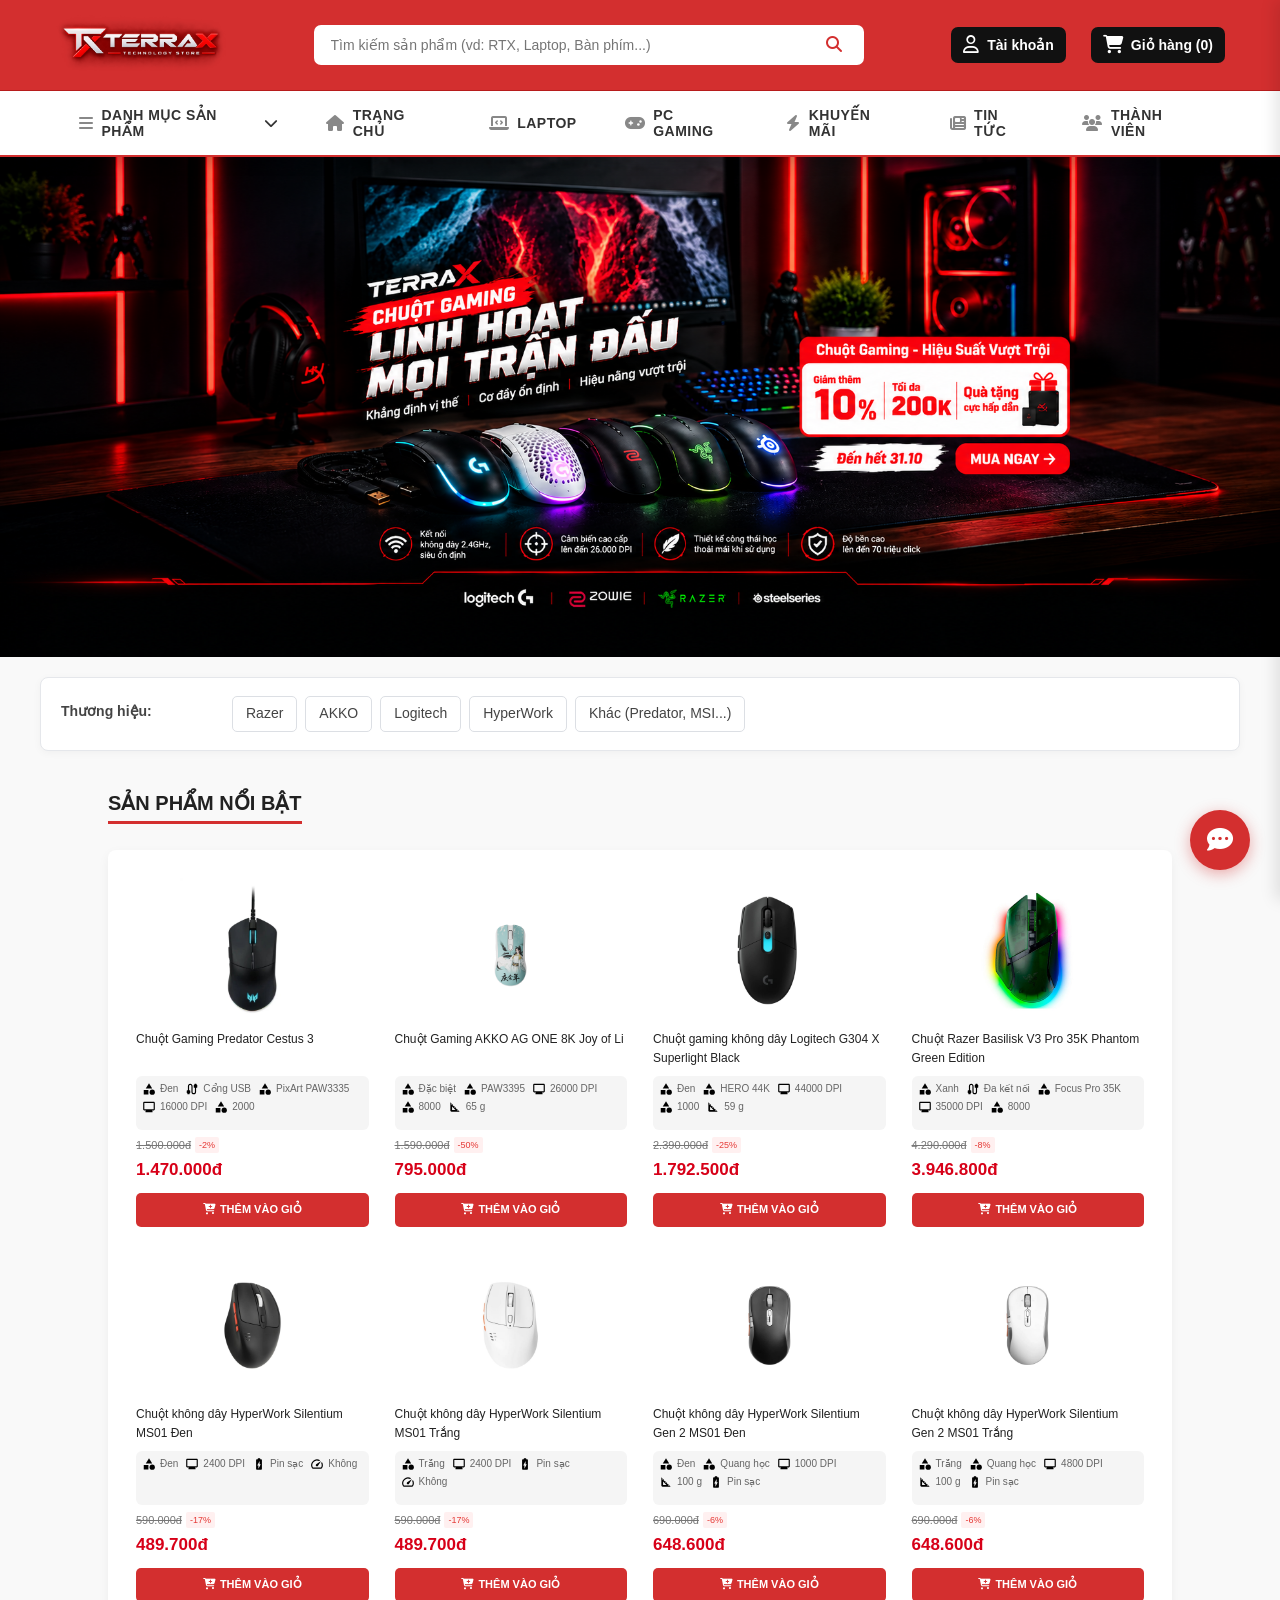
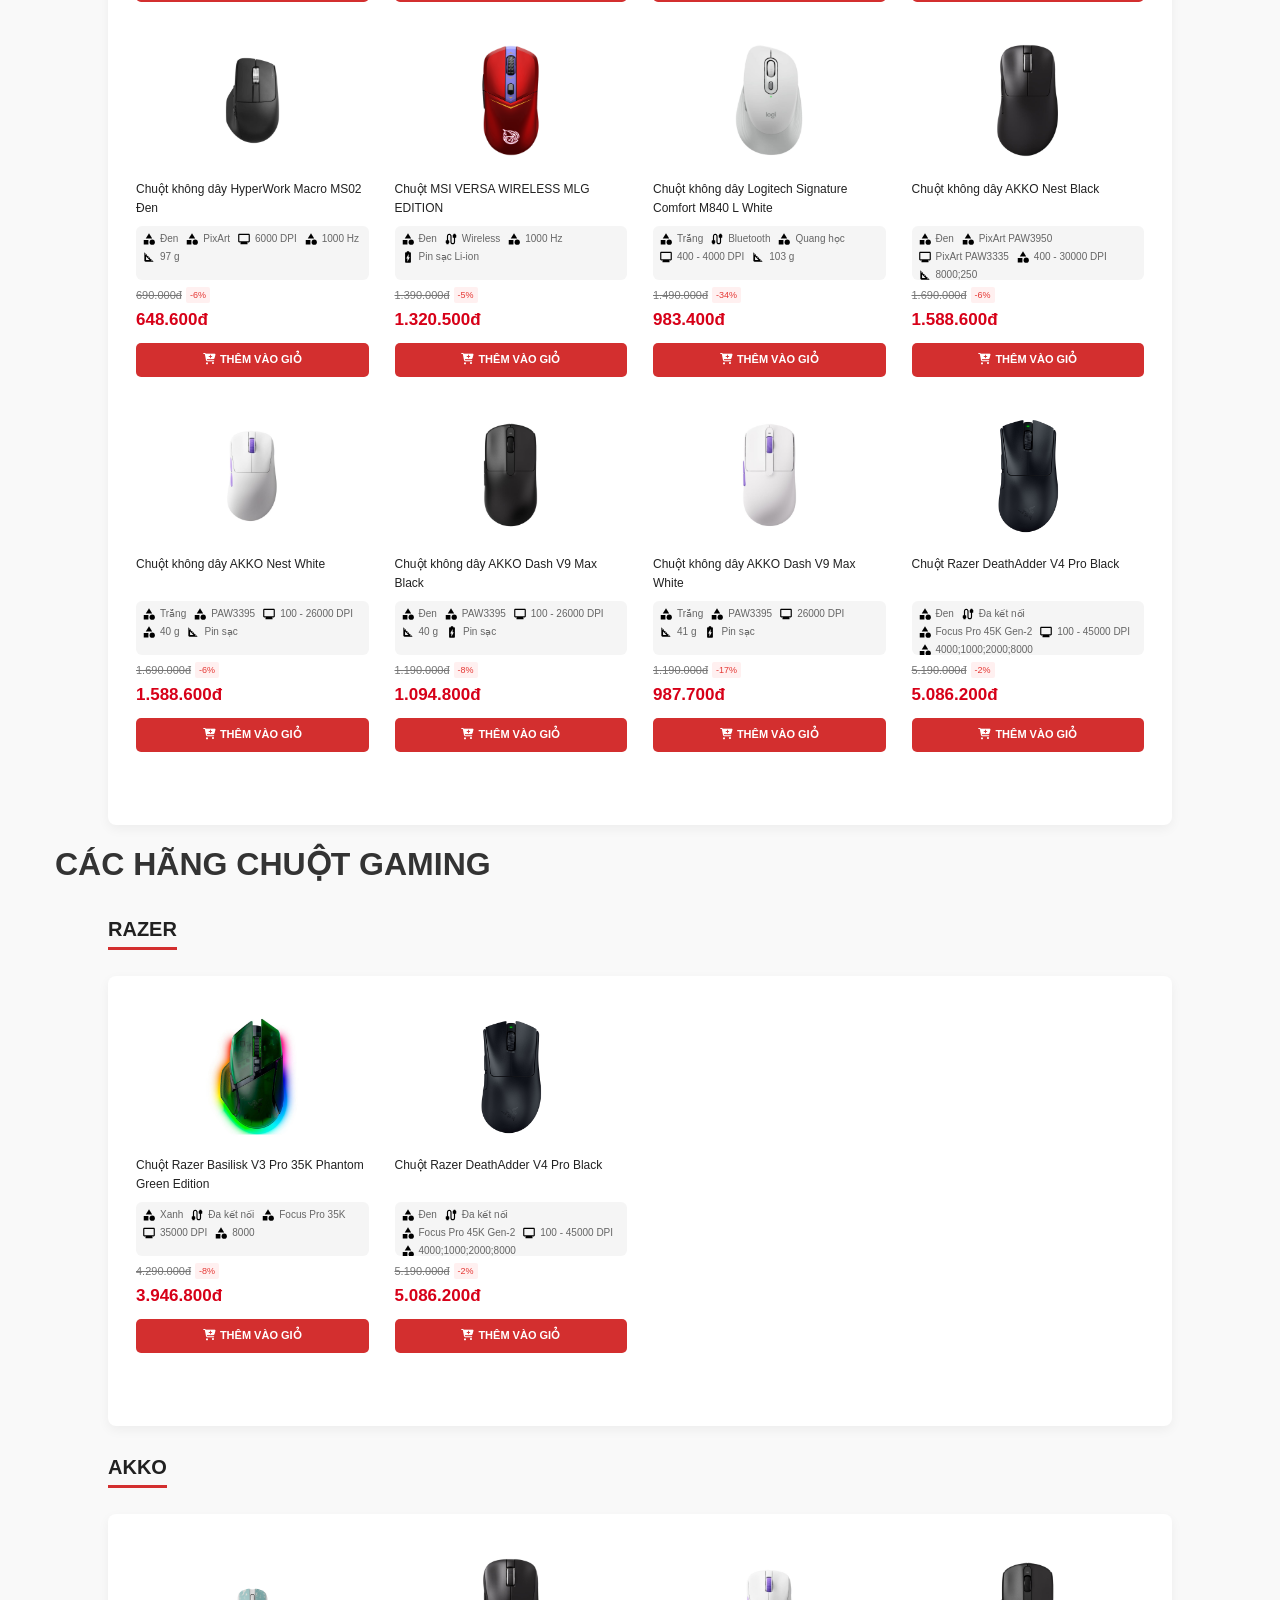
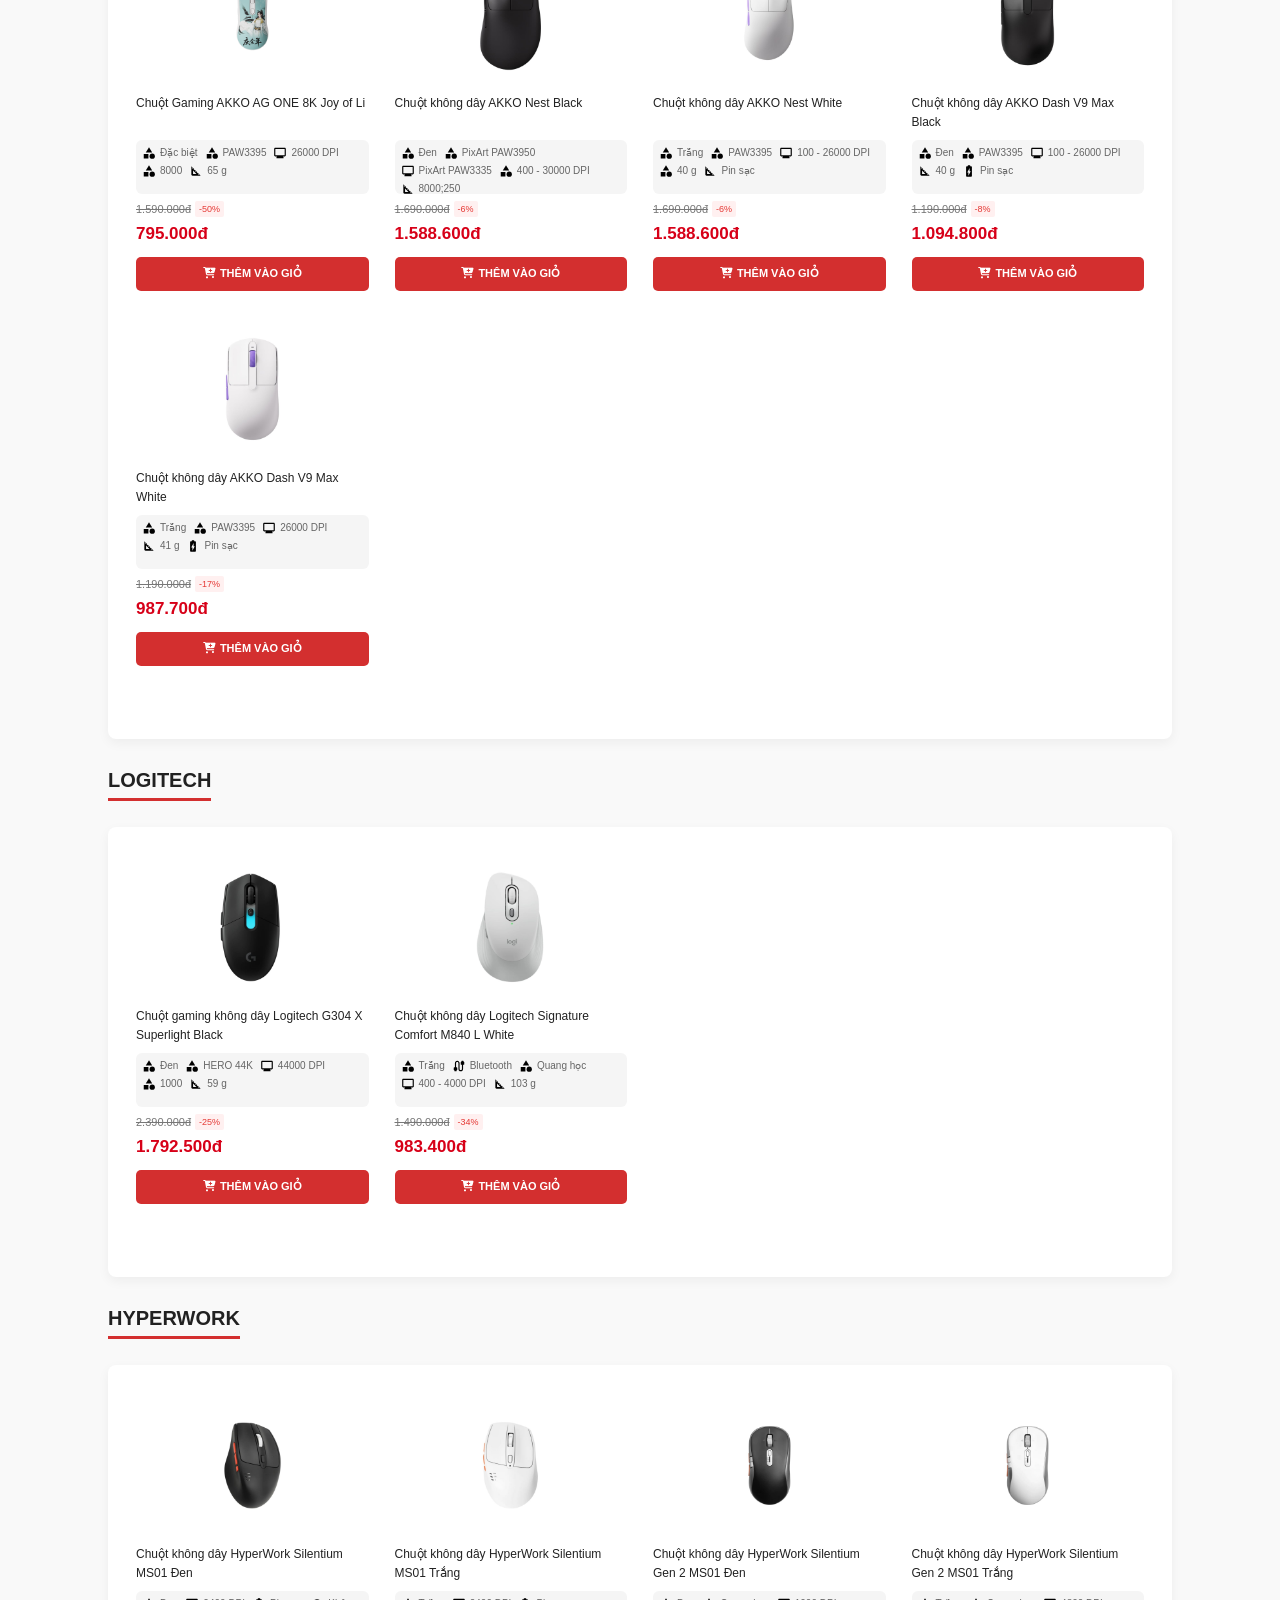
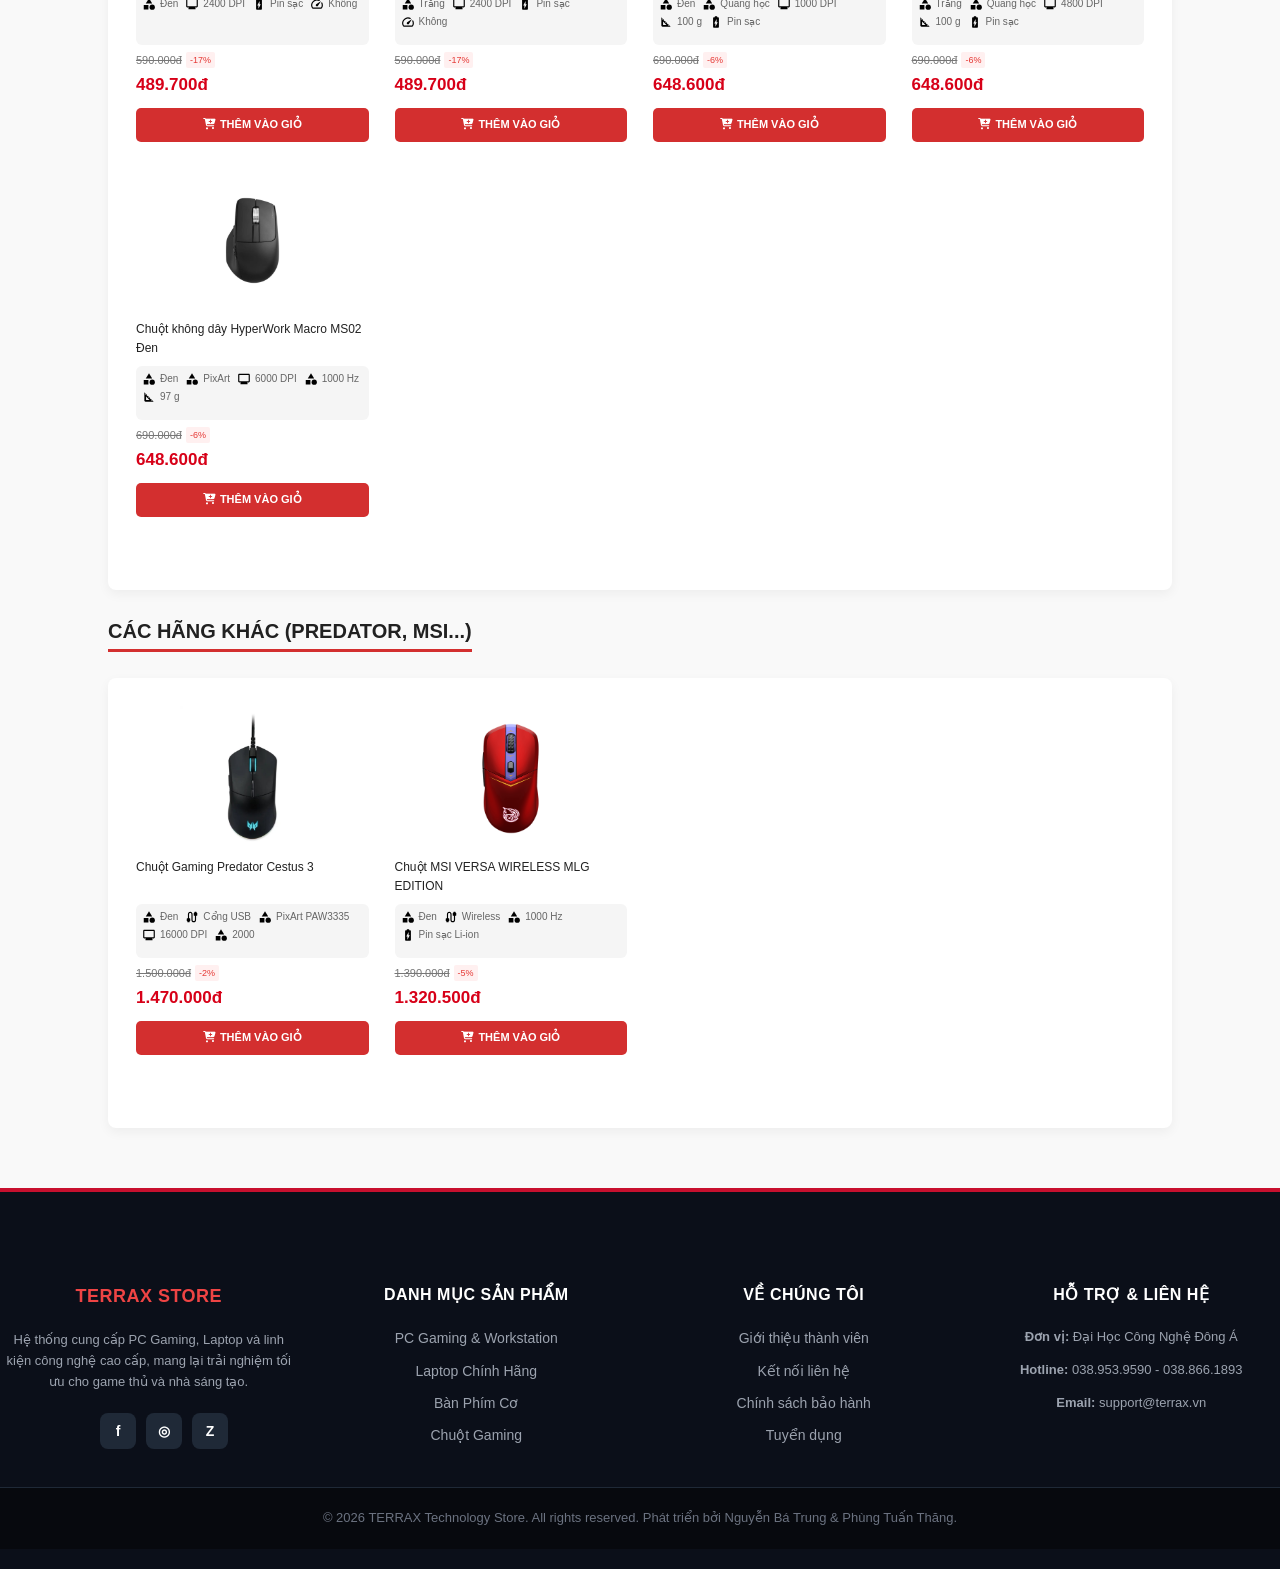
<file: chuot.html>
<!doctype html>
<html lang="vi">
  <head>
    <meta charset="UTF-8" />
    <meta name="viewport" content="width=device-width, initial-scale=1.0" />
    <title>TerraX - Technology Store</title>
    <link rel="stylesheet" href="style.css" />
    <link
      rel="stylesheet"
      href="https://cdnjs.cloudflare.com/ajax/libs/font-awesome/6.4.0/css/all.min.css"
    />

    <style>
      /* thanh lọc thương hiệu và kích thước */
      .thanh_dieu_huong_nhanh {
        box-sizing: border-box;
        width: 100%;
        margin: 20px auto;
        padding: 18px 20px;
        background: #ffffff;
        border: 1px solid #e5e7eb;
        border-radius: 8px;
        box-shadow: 0 2px 8px rgba(0, 0, 0, 0.04);
      }

      /* tiêu đề lọc */
      .thanh_dieu_huong_nhanh .tieu_de_loc_nhanh {
        display: flex;
        align-items: center;
        gap: 8px;
        margin-bottom: 16px;
        color: #222222;
        font-size: 16px;
        font-weight: 700;
      }

      /* từng dòng lọc */
      .thanh_dieu_huong_nhanh .dong_loc {
        display: flex;
        align-items: flex-start;
        gap: 16px;
        margin-bottom: 12px;
      }

      .thanh_dieu_huong_nhanh .dong_loc:last-child {
        margin-bottom: 0;
      }

      /* nhãn thương hiệu, kích thước */
      .thanh_dieu_huong_nhanh .nhan_loc {
        flex: 0 0 155px;
        padding-top: 7px;
        color: #444444;
        font-size: 14px;
        font-weight: 600;
      }

      /* nhóm nút */
      .thanh_dieu_huong_nhanh .nhom_nut_loc {
        display: flex;
        flex: 1;
        flex-wrap: wrap;
        gap: 8px;
      }

      /* nút thương hiệu và kích thước */
      .thanh_dieu_huong_nhanh .nut_teleport {
        display: inline-flex;
        align-items: center;
        justify-content: center;
        box-sizing: border-box;
        min-height: 34px;
        padding: 7px 13px;
        border: 1px solid #dcdfe4;
        border-radius: 5px;
        background: #ffffff;
        color: #444444;
        font-size: 14px;
        text-decoration: none;
        line-height: 1.4;
        transition: all 0.2s ease;
      }

      /* hiệu ứng khi rê chuột */
      .thanh_dieu_huong_nhanh .nut_teleport:hover {
        border-color: #0284c7;
        background: #f0f9ff;
        color: #0284c7;
      }

      /* điện thoại và màn hình nhỏ */
      @media (max-width: 600px) {
        .thanh_dieu_huong_nhanh {
          padding: 14px;
          margin: 14px auto;
        }

        .thanh_dieu_huong_nhanh .dong_loc {
          flex-direction: column;
          gap: 8px;
        }

        .thanh_dieu_huong_nhanh .nhan_loc {
          flex: none;
          padding-top: 0;
        }

        .thanh_dieu_huong_nhanh .nhom_nut_loc {
          width: 100%;
        }

        .thanh_dieu_huong_nhanh .nut_teleport {
          padding: 7px 10px;
          font-size: 13px;
        }
      }
    </style>
    <link rel="icon" href="images/svg_logo.svg" type="image/png">
  </head>

<!-- header -->
    <div class="dau_trang_co_dinh">
      <header class="phan_dau_chinh">
        <div class="khung_chua khung_phan_dau">
          <a href="index.html" class="logo_chinh">
            <img src="images/logo.png" alt="Logo TERRAX" />
          </a>

          <div class="hop_tim_kiem_lon">
            <input
              type="text"
              id="o_tim_kiem"
              placeholder="Tìm kiếm sản phẩm (vd: RTX, Laptop, Bàn phím...)"
            />
            <button id="nut_tim_kiem">
              <i class="fas fa-search"></i>
            </button>

            <div id="ket_qua_tim_kiem"></div>
          </div>

          <div class="hanh_dong_phai">
            <div
              class="muc_hanh_dong"
              onclick="openTerraXModal()"
            >
              <i class="far fa-user"></i>
              <span>Tài khoản</span>
            </div>

            <div class="muc_hanh_dong" onclick="moGioHang()">
              <i class="fas fa-shopping-cart"></i>
              <span>Giỏ hàng (<span id="dem_gio_hang">0</span>)</span>
            </div>
          </div>
        </div>
      </header>
      <!-- thanh điều hướng -->
<nav class="thanh_dieu_huong">
  <div class="khung_chua khung_dieu_huong">
    
    <div class="muc_menu co_menu_con">
      <i class="fas fa-bars"></i> 
      <span>DANH MỤC SẢN PHẨM</span> 
      <i class="fas fa-chevron-down icon_mui_ten"></i>
      
      <div class="noi_dung_menu_con">
        <a href="pc.html"><i class="fas fa-desktop"></i> PC Gaming / Workstation</a>
        <a href="laptop.html"><i class="fas fa-laptop"></i> Laptop Gaming & Văn Phòng</a>
        <a href="bo-mach-chu.html"><i class="fas fa-microchip"></i> Linh Kiện PC</a>
        <a href="man-hinh.html"><i class="fas fa-tv"></i> Màn Hình Máy Tính</a>
        <a href="ban-phim.html"><i class="fas fa-keyboard"></i> Bàn Phím Cơ</a>
        <a href="chuot.html"><i class="fas fa-mouse"></i> Chuột Gaming</a>
        <a href="tai-nghe.html"><i class="fas fa-headphones"></i> Tai Nghe & Âm Thanh</a>
      </div>
    </div>
    
    <a href="index.html"><i class="fas fa-home"></i> TRANG CHỦ</a>
    <a href="laptop.html" class="lien_ket_menu"><i class="fas fa-laptop-code"></i> LAPTOP</a>
    <a href="pc.html" class="lien_ket_menu"><i class="fas fa-gamepad"></i> PC GAMING</a>
    <a href="#flash_sale" class="lien_ket_menu"><i class="fas fa-bolt" ></i> KHUYẾN MÃI</a>
    <a href="https://tinhte.vn/?utm_source=chatgpt.com" class="lien_ket_menu"><i class="fas fa-newspaper"></i> TIN TỨC</a>
        <a href="lien_he.html"><i class="fas fa-users"></i> Thành viên</a>

  </div>
</nav> </div>

    <!-- banner trang -->
    <section
      class="bang_chuyen_anh"
      style="background-image: url(images/banner-chuot.png)"
    ></section>
    <!-- thanh lọc và điều hướng nhanh -->
    <section class="khung_chua thanh_dieu_huong_nhanh">
      <div class="dong_loc">
        <span class="nhan_loc">Thương hiệu:</span>
        <div class="nhom_nut_loc">
          <a href="#hang_razer" class="nut_teleport">Razer</a>
          <a href="#hang_akko" class="nut_teleport">AKKO</a>
          <a href="#hang_logitech" class="nut_teleport">Logitech</a>
          <a href="#hang_hyperwork" class="nut_teleport">HyperWork</a>
          <a href="#hang_khac" class="nut_teleport">Khác (Predator, MSI...)</a>
        </div>
      </div>
    </section>

    <!-- sản phẩm nổi bật (đầy đủ 16 sản phẩm) -->
    <section
      class="san_pham khung_chua"
      id="san_pham_noi_bat"
      style="margin-top: 40px"
    >
      <h2 class="tieu_de_phan">SẢN PHẨM NỔI BẬT</h2>
      <div class="khung_trang">
      <div class="luoi_san_pham">
        <!-- sản phẩm 1 -->
        <div class="the_san_pham">
          <img
            src="Images_san_pham/SP_21_Chu_t_Gaming_Predator_Cestus_3.jpg"
            class="anh_san_pham"
            alt="Chuột Gaming Predator Cestus 3"
          />
          <h3 class="ten_san_pham">Chuột Gaming Predator Cestus 3</h3>
          <div class="nhanh_thong_so">
            <div class="spec-row">
              <div class="spec-chip">
                <img src="Tat_Ca_Icon_SVG/SP_21_1__en.svg" alt="" /><span
                  >Đen</span
                >
              </div>
              <div class="spec-chip">
                <img src="Tat_Ca_Icon_SVG/SP_21_2_C_ng_USB.svg" alt="" /><span
                  >Cổng USB</span
                >
              </div>
              <div class="spec-chip">
                <img
                  src="Tat_Ca_Icon_SVG/SP_21_3_PixArt_PAW3335.svg"
                  alt=""
                /><span>PixArt PAW3335</span>
              </div>
              <div class="spec-chip">
                <img src="Tat_Ca_Icon_SVG/SP_21_4_16000_DPI.svg" alt="" /><span
                  >16000 DPI</span
                >
              </div>
              <div class="spec-chip">
                <img src="Tat_Ca_Icon_SVG/SP_21_5_2000.svg" alt="" /><span
                  >2000</span
                >
              </div>
            </div>
          </div>
          <div class="gia_cu_va_giam">
            <p class="gia_cu_san_pham">1.500.000đ</p>
            <span class="nhan_giam_gia">-2%</span>
          </div>
          <p class="gia_san_pham">1.470.000đ</p>
          <button class="nut_them_gio_card" onclick="themVaoGioHang(this)">
            <i class="fas fa-cart-plus"></i> THÊM VÀO GIỎ
          </button>
        </div>

        <!-- sản phẩm 2 -->
        <div class="the_san_pham">
          <img
            src="Images_san_pham/SP_22_Chu_t_AKKO_AG_ONE_8K_Joy_of_Li.png"
            class="anh_san_pham"
            alt="Chuột Gaming AKKO AG ONE 8K Joy of Li"
          />
          <h3 class="ten_san_pham">Chuột Gaming AKKO AG ONE 8K Joy of Li</h3>
          <div class="nhanh_thong_so">
            <div class="spec-row">
              <div class="spec-chip">
                <img src="Tat_Ca_Icon_SVG/SP_22_1___c_bi_t.svg" alt="" /><span
                  >Đặc biệt</span
                >
              </div>
              <div class="spec-chip">
                <img src="Tat_Ca_Icon_SVG/SP_22_2_PAW3395.svg" alt="" /><span
                  >PAW3395</span
                >
              </div>
              <div class="spec-chip">
                <img src="Tat_Ca_Icon_SVG/SP_22_3_26000_DPI.svg" alt="" /><span
                  >26000 DPI</span
                >
              </div>
              <div class="spec-chip">
                <img src="Tat_Ca_Icon_SVG/SP_22_4_8000.svg" alt="" /><span
                  >8000</span
                >
              </div>
              <div class="spec-chip">
                <img src="Tat_Ca_Icon_SVG/SP_22_5_65_g.svg" alt="" /><span
                  >65 g</span
                >
              </div>
            </div>
          </div>
          <div class="gia_cu_va_giam">
            <p class="gia_cu_san_pham">1.590.000đ</p>
            <span class="nhan_giam_gia">-50%</span>
          </div>
          <p class="gia_san_pham">795.000đ</p>
          <button class="nut_them_gio_card" onclick="themVaoGioHang(this)">
            <i class="fas fa-cart-plus"></i> THÊM VÀO GIỎ
          </button>
        </div>

        <!-- sản phẩm 3 -->
        <div class="the_san_pham">
          <img
            src="Images_san_pham/SP_23_Chu_t_gaming_kh_ng_d_y_Logitec.jpg"
            class="anh_san_pham"
            alt="Chuột gaming không dây Logitech G304 X Superlight Black"
          />
          <h3 class="ten_san_pham">
            Chuột gaming không dây Logitech G304 X Superlight Black
          </h3>
          <div class="nhanh_thong_so">
            <div class="spec-row">
              <div class="spec-chip">
                <img src="Tat_Ca_Icon_SVG/SP_23_1__en.svg" alt="" /><span
                  >Đen</span
                >
              </div>
              <div class="spec-chip">
                <img src="Tat_Ca_Icon_SVG/SP_23_2_HERO_44K.svg" alt="" /><span
                  >HERO 44K</span
                >
              </div>
              <div class="spec-chip">
                <img src="Tat_Ca_Icon_SVG/SP_23_3_44000_DPI.svg" alt="" /><span
                  >44000 DPI</span
                >
              </div>
              <div class="spec-chip">
                <img src="Tat_Ca_Icon_SVG/SP_23_4_1000.svg" alt="" /><span
                  >1000</span
                >
              </div>
              <div class="spec-chip">
                <img src="Tat_Ca_Icon_SVG/SP_23_5_59_g.svg" alt="" /><span
                  >59 g</span
                >
              </div>
            </div>
          </div>
          <div class="gia_cu_va_giam">
            <p class="gia_cu_san_pham">2.390.000đ</p>
            <span class="nhan_giam_gia">-25%</span>
          </div>
          <p class="gia_san_pham">1.792.500đ</p>
          <button class="nut_them_gio_card" onclick="themVaoGioHang(this)">
            <i class="fas fa-cart-plus"></i> THÊM VÀO GIỎ
          </button>
        </div>

        <!-- sản phẩm 4 -->
        <div class="the_san_pham">
          <img
            src="Images_san_pham/SP_24_Chu_t_Razer_Basilisk_V3_Pro_35.jpg"
            class="anh_san_pham"
            alt="Chuột Razer Basilisk V3 Pro 35K Phantom Green Edition"
          />
          <h3 class="ten_san_pham">
            Chuột Razer Basilisk V3 Pro 35K Phantom Green Edition
          </h3>
          <div class="nhanh_thong_so">
            <div class="spec-row">
              <div class="spec-chip">
                <img src="Tat_Ca_Icon_SVG/SP_24_1_Xanh.svg" alt="" /><span
                  >Xanh</span
                >
              </div>
              <div class="spec-chip">
                <img src="Tat_Ca_Icon_SVG/SP_24_2__a_k_t_n_i.svg" alt="" /><span
                  >Đa kết nối</span
                >
              </div>
              <div class="spec-chip">
                <img
                  src="Tat_Ca_Icon_SVG/SP_24_3_Focus_Pro_35K.svg"
                  alt=""
                /><span>Focus Pro 35K</span>
              </div>
              <div class="spec-chip">
                <img src="Tat_Ca_Icon_SVG/SP_24_4_35000_DPI.svg" alt="" /><span
                  >35000 DPI</span
                >
              </div>
              <div class="spec-chip">
                <img src="Tat_Ca_Icon_SVG/SP_24_5_8000.svg" alt="" /><span
                  >8000</span
                >
              </div>
            </div>
          </div>
          <div class="gia_cu_va_giam">
            <p class="gia_cu_san_pham">4.290.000đ</p>
            <span class="nhan_giam_gia">-8%</span>
          </div>
          <p class="gia_san_pham">3.946.800đ</p>
          <button class="nut_them_gio_card" onclick="themVaoGioHang(this)">
            <i class="fas fa-cart-plus"></i> THÊM VÀO GIỎ
          </button>
        </div>

        <!-- sản phẩm 5 -->
        <div class="the_san_pham">
          <img
            src="Images_san_pham/SP_25_Chu_t_kh_ng_d_y_HyperWork_Sile.jpg"
            class="anh_san_pham"
            alt="Chuột không dây HyperWork Silentium MS01 Đen"
          />
          <h3 class="ten_san_pham">
            Chuột không dây HyperWork Silentium MS01 Đen
          </h3>
          <div class="nhanh_thong_so">
            <div class="spec-row">
              <div class="spec-chip">
                <img src="Tat_Ca_Icon_SVG/SP_25_1__en.svg" alt="" /><span
                  >Đen</span
                >
              </div>
              <div class="spec-chip">
                <img src="Tat_Ca_Icon_SVG/SP_25_2_2400_DPI.svg" alt="" /><span
                  >2400 DPI</span
                >
              </div>
              <div class="spec-chip">
                <img src="Tat_Ca_Icon_SVG/SP_25_3_Pin_s_c.svg" alt="" /><span
                  >Pin sạc</span
                >
              </div>
              <div class="spec-chip">
                <img src="Tat_Ca_Icon_SVG/SP_25_4_Kh_ng.svg" alt="" /><span
                  >Không</span
                >
              </div>
            </div>
          </div>
          <div class="gia_cu_va_giam">
            <p class="gia_cu_san_pham">590.000đ</p>
            <span class="nhan_giam_gia">-17%</span>
          </div>
          <p class="gia_san_pham">489.700đ</p>
          <button class="nut_them_gio_card" onclick="themVaoGioHang(this)">
            <i class="fas fa-cart-plus"></i> THÊM VÀO GIỎ
          </button>
        </div>

        <!-- sản phẩm 6 -->
        <div class="the_san_pham">
          <img
            src="Images_san_pham/SP_26_Chu_t_kh_ng_d_y_HyperWork_Sile.jpg"
            class="anh_san_pham"
            alt="Chuột không dây HyperWork Silentium MS01 Trắng"
          />
          <h3 class="ten_san_pham">
            Chuột không dây HyperWork Silentium MS01 Trắng
          </h3>
          <div class="nhanh_thong_so">
            <div class="spec-row">
              <div class="spec-chip">
                <img src="Tat_Ca_Icon_SVG/SP_26_1_Tr_ng.svg" alt="" /><span
                  >Trắng</span
                >
              </div>
              <div class="spec-chip">
                <img src="Tat_Ca_Icon_SVG/SP_26_2_2400_DPI.svg" alt="" /><span
                  >2400 DPI</span
                >
              </div>
              <div class="spec-chip">
                <img src="Tat_Ca_Icon_SVG/SP_26_3_Pin_s_c.svg" alt="" /><span
                  >Pin sạc</span
                >
              </div>
              <div class="spec-chip">
                <img src="Tat_Ca_Icon_SVG/SP_26_4_Kh_ng.svg" alt="" /><span
                  >Không</span
                >
              </div>
            </div>
          </div>
          <div class="gia_cu_va_giam">
            <p class="gia_cu_san_pham">590.000đ</p>
            <span class="nhan_giam_gia">-17%</span>
          </div>
          <p class="gia_san_pham">489.700đ</p>
          <button class="nut_them_gio_card" onclick="themVaoGioHang(this)">
            <i class="fas fa-cart-plus"></i> THÊM VÀO GIỎ
          </button>
        </div>

        <!-- sản phẩm 7 -->
        <div class="the_san_pham">
          <img
            src="Images_san_pham/SP_27_Chu_t_kh_ng_d_y_HyperWork_Sile.jpg"
            class="anh_san_pham"
            alt="Chuột không dây HyperWork Silentium Gen 2 MS01 Đen"
          />
          <h3 class="ten_san_pham">
            Chuột không dây HyperWork Silentium Gen 2 MS01 Đen
          </h3>
          <div class="nhanh_thong_so">
            <div class="spec-row">
              <div class="spec-chip">
                <img src="Tat_Ca_Icon_SVG/SP_27_1__en.svg" alt="" /><span
                  >Đen</span
                >
              </div>
              <div class="spec-chip">
                <img src="Tat_Ca_Icon_SVG/SP_27_2_Quang_h_c.svg" alt="" /><span
                  >Quang học</span
                >
              </div>
              <div class="spec-chip">
                <img src="Tat_Ca_Icon_SVG/SP_27_3_1000_DPI.svg" alt="" /><span
                  >1000 DPI</span
                >
              </div>
              <div class="spec-chip">
                <img src="Tat_Ca_Icon_SVG/SP_27_4_100_g.svg" alt="" /><span
                  >100 g</span
                >
              </div>
              <div class="spec-chip">
                <img src="Tat_Ca_Icon_SVG/SP_27_5_Pin_s_c.svg" alt="" /><span
                  >Pin sạc</span
                >
              </div>
            </div>
          </div>
          <div class="gia_cu_va_giam">
            <p class="gia_cu_san_pham">690.000đ</p>
            <span class="nhan_giam_gia">-6%</span>
          </div>
          <p class="gia_san_pham">648.600đ</p>
          <button class="nut_them_gio_card" onclick="themVaoGioHang(this)">
            <i class="fas fa-cart-plus"></i> THÊM VÀO GIỎ
          </button>
        </div>

        <!-- sản phẩm 8 -->
        <div class="the_san_pham">
          <img
            src="Images_san_pham/SP_28_Chu_t_kh_ng_d_y_HyperWork_Sile.jpg"
            class="anh_san_pham"
            alt="Chuột không dây HyperWork Silentium Gen 2 MS01 Trắng"
          />
          <h3 class="ten_san_pham">
            Chuột không dây HyperWork Silentium Gen 2 MS01 Trắng
          </h3>
          <div class="nhanh_thong_so">
            <div class="spec-row">
              <div class="spec-chip">
                <img src="Tat_Ca_Icon_SVG/SP_28_1_Tr_ng.svg" alt="" /><span
                  >Trắng</span
                >
              </div>
              <div class="spec-chip">
                <img src="Tat_Ca_Icon_SVG/SP_28_2_Quang_h_c.svg" alt="" /><span
                  >Quang học</span
                >
              </div>
              <div class="spec-chip">
                <img src="Tat_Ca_Icon_SVG/SP_28_3_4800_DPI.svg" alt="" /><span
                  >4800 DPI</span
                >
              </div>
              <div class="spec-chip">
                <img src="Tat_Ca_Icon_SVG/SP_28_4_100_g.svg" alt="" /><span
                  >100 g</span
                >
              </div>
              <div class="spec-chip">
                <img src="Tat_Ca_Icon_SVG/SP_28_5_Pin_s_c.svg" alt="" /><span
                  >Pin sạc</span
                >
              </div>
            </div>
          </div>
          <div class="gia_cu_va_giam">
            <p class="gia_cu_san_pham">690.000đ</p>
            <span class="nhan_giam_gia">-6%</span>
          </div>
          <p class="gia_san_pham">648.600đ</p>
          <button class="nut_them_gio_card" onclick="themVaoGioHang(this)">
            <i class="fas fa-cart-plus"></i> THÊM VÀO GIỎ
          </button>
        </div>

        <!-- sản phẩm 9 -->
        <div class="the_san_pham">
          <img
            src="Images_san_pham/SP_29_Chu_t_kh_ng_d_y_HyperWork_Macr.jpg"
            class="anh_san_pham"
            alt="Chuột không dây HyperWork Macro MS02 Đen"
          />
          <h3 class="ten_san_pham">Chuột không dây HyperWork Macro MS02 Đen</h3>
          <div class="nhanh_thong_so">
            <div class="spec-row">
              <div class="spec-chip">
                <img src="Tat_Ca_Icon_SVG/SP_29_1__en.svg" alt="" /><span
                  >Đen</span
                >
              </div>
              <div class="spec-chip">
                <img src="Tat_Ca_Icon_SVG/SP_29_2_PixArt.svg" alt="" /><span
                  >PixArt</span
                >
              </div>
              <div class="spec-chip">
                <img src="Tat_Ca_Icon_SVG/SP_29_3_6000_DPI.svg" alt="" /><span
                  >6000 DPI</span
                >
              </div>
              <div class="spec-chip">
                <img src="Tat_Ca_Icon_SVG/SP_29_4_1000_Hz.svg" alt="" /><span
                  >1000 Hz</span
                >
              </div>
              <div class="spec-chip">
                <img src="Tat_Ca_Icon_SVG/SP_29_5_97_g.svg" alt="" /><span
                  >97 g</span
                >
              </div>
            </div>
          </div>
          <div class="gia_cu_va_giam">
            <p class="gia_cu_san_pham">690.000đ</p>
            <span class="nhan_giam_gia">-6%</span>
          </div>
          <p class="gia_san_pham">648.600đ</p>
          <button class="nut_them_gio_card" onclick="themVaoGioHang(this)">
            <i class="fas fa-cart-plus"></i> THÊM VÀO GIỎ
          </button>
        </div>

        <!-- sản phẩm 10 -->
        <div class="the_san_pham">
          <img
            src="Images_san_pham/SP_30_Chu_t_MSI_VERSA_WIRELESS_MLG_E.png"
            class="anh_san_pham"
            alt="Chuột MSI VERSA WIRELESS MLG EDITION"
          />
          <h3 class="ten_san_pham">Chuột MSI VERSA WIRELESS MLG EDITION</h3>
          <div class="nhanh_thong_so">
            <div class="spec-row">
              <div class="spec-chip">
                <img src="Tat_Ca_Icon_SVG/SP_30_1__en.svg" alt="" /><span
                  >Đen</span
                >
              </div>
              <div class="spec-chip">
                <img src="Tat_Ca_Icon_SVG/SP_30_2_Wireless.svg" alt="" /><span
                  >Wireless</span
                >
              </div>
              <div class="spec-chip">
                <img src="Tat_Ca_Icon_SVG/SP_30_3_1000_Hz.svg" alt="" /><span
                  >1000 Hz</span
                >
              </div>
              <div class="spec-chip">
                <img
                  src="Tat_Ca_Icon_SVG/SP_30_4_Pin_s_c_Li_ion.svg"
                  alt=""
                /><span>Pin sạc Li-ion</span>
              </div>
            </div>
          </div>
          <div class="gia_cu_va_giam">
            <p class="gia_cu_san_pham">1.390.000đ</p>
            <span class="nhan_giam_gia">-5%</span>
          </div>
          <p class="gia_san_pham">1.320.500đ</p>
          <button class="nut_them_gio_card" onclick="themVaoGioHang(this)">
            <i class="fas fa-cart-plus"></i> THÊM VÀO GIỎ
          </button>
        </div>

        <!-- sản phẩm 11 -->
        <div class="the_san_pham">
          <img
            src="Images_san_pham/SP_31_Chu_t_kh_ng_d_y_Logitech_Signa.jpg"
            class="anh_san_pham"
            alt="Chuột không dây Logitech Signature Comfort M840 L White"
          />
          <h3 class="ten_san_pham">
            Chuột không dây Logitech Signature Comfort M840 L White
          </h3>
          <div class="nhanh_thong_so">
            <div class="spec-row">
              <div class="spec-chip">
                <img src="Tat_Ca_Icon_SVG/SP_31_1_Tr_ng.svg" alt="" /><span
                  >Trắng</span
                >
              </div>
              <div class="spec-chip">
                <img src="Tat_Ca_Icon_SVG/SP_31_2_Bluetooth.svg" alt="" /><span
                  >Bluetooth</span
                >
              </div>
              <div class="spec-chip">
                <img src="Tat_Ca_Icon_SVG/SP_31_3_Quang_h_c.svg" alt="" /><span
                  >Quang học</span
                >
              </div>
              <div class="spec-chip">
                <img
                  src="Tat_Ca_Icon_SVG/SP_31_4_400___4000_DPI.svg"
                  alt=""
                /><span>400 - 4000 DPI</span>
              </div>
              <div class="spec-chip">
                <img src="Tat_Ca_Icon_SVG/SP_31_5_103_g.svg" alt="" /><span
                  >103 g</span
                >
              </div>
            </div>
          </div>
          <div class="gia_cu_va_giam">
            <p class="gia_cu_san_pham">1.490.000đ</p>
            <span class="nhan_giam_gia">-34%</span>
          </div>
          <p class="gia_san_pham">983.400đ</p>
          <button class="nut_them_gio_card" onclick="themVaoGioHang(this)">
            <i class="fas fa-cart-plus"></i> THÊM VÀO GIỎ
          </button>
        </div>

        <!-- sản phẩm 12 -->
        <div class="the_san_pham">
          <img
            src="Images_san_pham/SP_32_Chu_t_kh_ng_d_y_AKKO_Nest_Blac.jpg"
            class="anh_san_pham"
            alt="Chuột không dây AKKO Nest Black"
          />
          <h3 class="ten_san_pham">Chuột không dây AKKO Nest Black</h3>
          <div class="nhanh_thong_so">
            <div class="spec-row">
              <div class="spec-chip">
                <img src="Tat_Ca_Icon_SVG/SP_32_1__en.svg" alt="" /><span
                  >Đen</span
                >
              </div>
              <div class="spec-chip">
                <img
                  src="Tat_Ca_Icon_SVG/SP_32_2_PixArt_PAW3950.svg"
                  alt=""
                /><span>PixArt PAW3950</span>
              </div>
              <div class="spec-chip">
                <img
                  src="Tat_Ca_Icon_SVG/SP_32_3_400___30000_DPI.svg"
                  alt=""
                /><span>PixArt PAW3335</span>
              </div>
              <div class="spec-chip">
                <img src="Tat_Ca_Icon_SVG/SP_32_4_8000_250.svg" alt="" /><span
                  >400 - 30000 DPI</span
                >
              </div>
              <div class="spec-chip">
                <img src="Tat_Ca_Icon_SVG/SP_32_5_49_g.svg" alt="" /><span
                  >8000;250</span
                >
              </div>
            </div>
          </div>
          <div class="gia_cu_va_giam">
            <p class="gia_cu_san_pham">1.690.000đ</p>
            <span class="nhan_giam_gia">-6%</span>
          </div>
          <p class="gia_san_pham">1.588.600đ</p>
          <button class="nut_them_gio_card" onclick="themVaoGioHang(this)">
            <i class="fas fa-cart-plus"></i> THÊM VÀO GIỎ
          </button>
        </div>

        <!-- sản phẩm 13 -->
        <div class="the_san_pham">
          <img
            src="Images_san_pham/SP_33_Chu_t_kh_ng_d_y_AKKO_Nest_Whit.jpg"
            class="anh_san_pham"
            alt="Chuột không dây AKKO Nest White"
          />
          <h3 class="ten_san_pham">Chuột không dây AKKO Nest White</h3>
          <div class="nhanh_thong_so">
            <div class="spec-row">
              <div class="spec-chip">
                <img src="Tat_Ca_Icon_SVG/SP_33_1_Tr_ng.svg" alt="" /><span
                  >Trắng</span
                >
              </div>
              <div class="spec-chip">
                <img
                  src="Tat_Ca_Icon_SVG/SP_33_2_PixArt_PAW3950.svg"
                  alt=""
                /><span>PAW3395</span>
              </div>
              <div class="spec-chip">
                <img
                  src="Tat_Ca_Icon_SVG/SP_33_3_400___30000_DPI.svg"
                  alt=""
                /><span>100 - 26000 DPI</span>
              </div>
              <div class="spec-chip">
                <img src="Tat_Ca_Icon_SVG/SP_33_4_8000_250.svg" alt="" /><span
                  >40 g</span
                >
              </div>
              <div class="spec-chip">
                <img src="Tat_Ca_Icon_SVG/SP_33_5_49_g.svg" alt="" /><span
                  >Pin sạc</span
                >
              </div>
            </div>
          </div>
          <div class="gia_cu_va_giam">
            <p class="gia_cu_san_pham">1.690.000đ</p>
            <span class="nhan_giam_gia">-6%</span>
          </div>
          <p class="gia_san_pham">1.588.600đ</p>
          <button class="nut_them_gio_card" onclick="themVaoGioHang(this)">
            <i class="fas fa-cart-plus"></i> THÊM VÀO GIỎ
          </button>
        </div>

        <!-- sản phẩm 14 -->
        <div class="the_san_pham">
          <img
            src="Images_san_pham/SP_34_Chu_t_kh_ng_d_y_AKKO_Dash_V9_M.jpg"
            class="anh_san_pham"
            alt="Chuột không dây AKKO Dash V9 Max Black"
          />
          <h3 class="ten_san_pham">Chuột không dây AKKO Dash V9 Max Black</h3>
          <div class="nhanh_thong_so">
            <div class="spec-row">
              <div class="spec-chip">
                <img src="Tat_Ca_Icon_SVG/SP_34_1__en.svg" alt="" /><span
                  >Đen</span
                >
              </div>
              <div class="spec-chip">
                <img src="Tat_Ca_Icon_SVG/SP_34_2_PAW3395.svg" alt="" /><span
                  >PAW3395</span
                >
              </div>
              <div class="spec-chip">
                <img
                  src="Tat_Ca_Icon_SVG/SP_34_3_100___26000_DPI.svg"
                  alt=""
                /><span>100 - 26000 DPI</span>
              </div>
              <div class="spec-chip">
                <img src="Tat_Ca_Icon_SVG/SP_34_4_40_g.svg" alt="" /><span
                  >40 g</span
                >
              </div>
              <div class="spec-chip">
                <img src="Tat_Ca_Icon_SVG/SP_34_5_Pin_s_c.svg" alt="" /><span
                  >Pin sạc</span
                >
              </div>
            </div>
          </div>
          <div class="gia_cu_va_giam">
            <p class="gia_cu_san_pham">1.190.000đ</p>
            <span class="nhan_giam_gia">-8%</span>
          </div>
          <p class="gia_san_pham">1.094.800đ</p>
          <button class="nut_them_gio_card" onclick="themVaoGioHang(this)">
            <i class="fas fa-cart-plus"></i> THÊM VÀO GIỎ
          </button>
        </div>

        <!-- sản phẩm 15 -->
        <div class="the_san_pham">
          <img
            src="Images_san_pham/SP_35_Chu_t_kh_ng_d_y_AKKO_Dash_V9_M.jpg"
            class="anh_san_pham"
            alt="Chuột không dây AKKO Dash V9 Max White"
          />
          <h3 class="ten_san_pham">Chuột không dây AKKO Dash V9 Max White</h3>
          <div class="nhanh_thong_so">
            <div class="spec-row">
              <div class="spec-chip">
                <img src="Tat_Ca_Icon_SVG/SP_35_1_Tr_ng.svg" alt="" /><span
                  >Trắng</span
                >
              </div>
              <div class="spec-chip">
                <img src="Tat_Ca_Icon_SVG/SP_35_2_PAW3395.svg" alt="" /><span
                  >PAW3395</span
                >
              </div>
              <div class="spec-chip">
                <img src="Tat_Ca_Icon_SVG/SP_35_3_26000_DPI.svg" alt="" /><span
                  >26000 DPI</span
                >
              </div>
              <div class="spec-chip">
                <img src="Tat_Ca_Icon_SVG/SP_35_4_41_g.svg" alt="" /><span
                  >41 g</span
                >
              </div>
              <div class="spec-chip">
                <img src="Tat_Ca_Icon_SVG/SP_35_5_Pin_s_c.svg" alt="" /><span
                  >Pin sạc</span
                >
              </div>
            </div>
          </div>
          <div class="gia_cu_va_giam">
            <p class="gia_cu_san_pham">1.190.000đ</p>
            <span class="nhan_giam_gia">-17%</span>
          </div>
          <p class="gia_san_pham">987.700đ</p>
          <button class="nut_them_gio_card" onclick="themVaoGioHang(this)">
            <i class="fas fa-cart-plus"></i> THÊM VÀO GIỎ
          </button>
        </div>

        <!-- sản phẩm 16 -->
        <div class="the_san_pham">
          <img
            src="Images_san_pham/SP_39_Chu_t_Razer_DeathAdder_V4_Pro_.png"
            class="anh_san_pham"
            alt="Chuột Razer DeathAdder V4 Pro Black"
          />
          <h3 class="ten_san_pham">Chuột Razer DeathAdder V4 Pro Black</h3>
          <div class="nhanh_thong_so">
            <div class="spec-row">
              <div class="spec-chip">
                <img src="Tat_Ca_Icon_SVG/SP_39_1__en.svg" alt="" /><span
                  >Đen</span
                >
              </div>
              <div class="spec-chip">
                <img src="Tat_Ca_Icon_SVG/SP_39_2__a_k_t_n_i.svg" alt="" /><span
                  >Đa kết nối</span
                >
              </div>
              <div class="spec-chip">
                <img
                  src="Tat_Ca_Icon_SVG/SP_39_3_Focus_Pro_45K_Gen_2.svg"
                  alt=""
                /><span>Focus Pro 45K Gen-2</span>
              </div>
              <div class="spec-chip">
                <img
                  src="Tat_Ca_Icon_SVG/SP_39_4_100___45000_DPI.svg"
                  alt=""
                /><span>100 - 45000 DPI</span>
              </div>
              <div class="spec-chip">
                <img
                  src="Tat_Ca_Icon_SVG/SP_39_5_4000_1000_2000_8000.svg"
                  alt=""
                /><span>4000;1000;2000;8000</span>
              </div>
            </div>
          </div>
          <div class="gia_cu_va_giam">
            <p class="gia_cu_san_pham">5.190.000đ</p>
            <span class="nhan_giam_gia">-2%</span>
          </div>
          <p class="gia_san_pham">5.086.200đ</p>
          <button class="nut_them_gio_card" onclick="themVaoGioHang(this)">
            <i class="fas fa-cart-plus"></i> THÊM VÀO GIỎ
          </button>
        </div>
      </div>
      </div>
    </section>

    <!-- mục cụm lớn: các hãng chuột gaming -->
    <div class="khung_chua cum_phan_loai_lon">
      <h1 class="tieu_de_nhom_to">CÁC HÃNG CHUỘT GAMING</h1>

      <!-- hãng razer -->
      <section class="san_pham" id="hang_razer">
        <h2 class="tieu_de_phan">RAZER</h2>
        <div class="khung_trang">
        <div class="luoi_san_pham">
          <!-- sp 4 -->
          <div class="the_san_pham">
            <img
              src="Images_san_pham/SP_24_Chu_t_Razer_Basilisk_V3_Pro_35.jpg"
              class="anh_san_pham"
              alt=""
            />
            <h3 class="ten_san_pham">
              Chuột Razer Basilisk V3 Pro 35K Phantom Green Edition
            </h3>
            <div class="nhanh_thong_so">
              <div class="spec-row">
                <div class="spec-chip">
                  <img src="Tat_Ca_Icon_SVG/SP_24_1_Xanh.svg" alt="" /><span
                    >Xanh</span
                  >
                </div>
                <div class="spec-chip">
                  <img
                    src="Tat_Ca_Icon_SVG/SP_24_2__a_k_t_n_i.svg"
                    alt=""
                  /><span>Đa kết nối</span>
                </div>
                <div class="spec-chip">
                  <img
                    src="Tat_Ca_Icon_SVG/SP_24_3_Focus_Pro_35K.svg"
                    alt=""
                  /><span>Focus Pro 35K</span>
                </div>
                <div class="spec-chip">
                  <img
                    src="Tat_Ca_Icon_SVG/SP_24_4_35000_DPI.svg"
                    alt=""
                  /><span>35000 DPI</span>
                </div>
                <div class="spec-chip">
                  <img src="Tat_Ca_Icon_SVG/SP_24_5_8000.svg" alt="" /><span
                    >8000</span
                  >
                </div>
              </div>
            </div>
            <div class="gia_cu_va_giam">
              <p class="gia_cu_san_pham">4.290.000đ</p>
              <span class="nhan_giam_gia">-8%</span>
            </div>
            <p class="gia_san_pham">3.946.800đ</p>
            <button class="nut_them_gio_card" onclick="themVaoGioHang(this)">
              <i class="fas fa-cart-plus"></i> THÊM VÀO GIỎ
            </button>
          </div>

          <!-- sp 16 -->
          <div class="the_san_pham">
            <img
              src="Images_san_pham/SP_39_Chu_t_Razer_DeathAdder_V4_Pro_.png"
              class="anh_san_pham"
              alt=""
            />
            <h3 class="ten_san_pham">Chuột Razer DeathAdder V4 Pro Black</h3>
            <div class="nhanh_thong_so">
              <div class="spec-row">
                <div class="spec-chip">
                  <img src="Tat_Ca_Icon_SVG/SP_39_1__en.svg" alt="" /><span
                    >Đen</span
                  >
                </div>
                <div class="spec-chip">
                  <img
                    src="Tat_Ca_Icon_SVG/SP_39_2__a_k_t_n_i.svg"
                    alt=""
                  /><span>Đa kết nối</span>
                </div>
                <div class="spec-chip">
                  <img
                    src="Tat_Ca_Icon_SVG/SP_39_3_Focus_Pro_45K_Gen_2.svg"
                    alt=""
                  /><span>Focus Pro 45K Gen-2</span>
                </div>
                <div class="spec-chip">
                  <img
                    src="Tat_Ca_Icon_SVG/SP_39_4_100___45000_DPI.svg"
                    alt=""
                  /><span>100 - 45000 DPI</span>
                </div>
                <div class="spec-chip">
                  <img
                    src="Tat_Ca_Icon_SVG/SP_39_5_4000_1000_2000_8000.svg"
                    alt=""
                  /><span>4000;1000;2000;8000</span>
                </div>
              </div>
            </div>
            <div class="gia_cu_va_giam">
              <p class="gia_cu_san_pham">5.190.000đ</p>
              <span class="nhan_giam_gia">-2%</span>
            </div>
            <p class="gia_san_pham">5.086.200đ</p>
            <button class="nut_them_gio_card" onclick="themVaoGioHang(this)">
              <i class="fas fa-cart-plus"></i> THÊM VÀO GIỎ
            </button>
          </div>
        </div>
        </div>
      </section>

      <!-- hãng akko -->
      <section class="san_pham" id="hang_akko" style="margin-top: 30px">
        <h2 class="tieu_de_phan">AKKO</h2>
        <div class="khung_trang">
        <div class="luoi_san_pham">
          <!-- sp 2 -->
          <div class="the_san_pham">
            <img
              src="Images_san_pham/SP_22_Chu_t_AKKO_AG_ONE_8K_Joy_of_Li.png"
              class="anh_san_pham"
              alt=""
            />
            <h3 class="ten_san_pham">Chuột Gaming AKKO AG ONE 8K Joy of Li</h3>
            <div class="nhanh_thong_so">
              <div class="spec-row">
                <div class="spec-chip">
                  <img src="Tat_Ca_Icon_SVG/SP_22_1___c_bi_t.svg" alt="" /><span
                    >Đặc biệt</span
                  >
                </div>
                <div class="spec-chip">
                  <img src="Tat_Ca_Icon_SVG/SP_22_2_PAW3395.svg" alt="" /><span
                    >PAW3395</span
                  >
                </div>
                <div class="spec-chip">
                  <img
                    src="Tat_Ca_Icon_SVG/SP_22_3_26000_DPI.svg"
                    alt=""
                  /><span>26000 DPI</span>
                </div>
                <div class="spec-chip">
                  <img src="Tat_Ca_Icon_SVG/SP_22_4_8000.svg" alt="" /><span
                    >8000</span
                  >
                </div>
                <div class="spec-chip">
                  <img src="Tat_Ca_Icon_SVG/SP_22_5_65_g.svg" alt="" /><span
                    >65 g</span
                  >
                </div>
              </div>
            </div>
            <div class="gia_cu_va_giam">
              <p class="gia_cu_san_pham">1.590.000đ</p>
              <span class="nhan_giam_gia">-50%</span>
            </div>
            <p class="gia_san_pham">795.000đ</p>
            <button class="nut_them_gio_card" onclick="themVaoGioHang(this)">
              <i class="fas fa-cart-plus"></i> THÊM VÀO GIỎ
            </button>
          </div>

          <!-- sp 12 -->
          <div class="the_san_pham">
            <img
              src="Images_san_pham/SP_32_Chu_t_kh_ng_d_y_AKKO_Nest_Blac.jpg"
              class="anh_san_pham"
              alt=""
            />
            <h3 class="ten_san_pham">Chuột không dây AKKO Nest Black</h3>
            <div class="nhanh_thong_so">
              <div class="spec-row">
                <div class="spec-chip">
                  <img src="Tat_Ca_Icon_SVG/SP_32_1__en.svg" alt="" /><span
                    >Đen</span
                  >
                </div>
                <div class="spec-chip">
                  <img
                    src="Tat_Ca_Icon_SVG/SP_32_2_PixArt_PAW3950.svg"
                    alt=""
                  /><span>PixArt PAW3950</span>
                </div>
                <div class="spec-chip">
                  <img
                    src="Tat_Ca_Icon_SVG/SP_32_3_400___30000_DPI.svg"
                    alt=""
                  /><span>PixArt PAW3335</span>
                </div>
                <div class="spec-chip">
                  <img src="Tat_Ca_Icon_SVG/SP_32_4_8000_250.svg" alt="" /><span
                    >400 - 30000 DPI</span
                  >
                </div>
                <div class="spec-chip">
                  <img src="Tat_Ca_Icon_SVG/SP_32_5_49_g.svg" alt="" /><span
                    >8000;250</span
                  >
                </div>
              </div>
            </div>
            <div class="gia_cu_va_giam">
              <p class="gia_cu_san_pham">1.690.000đ</p>
              <span class="nhan_giam_gia">-6%</span>
            </div>
            <p class="gia_san_pham">1.588.600đ</p>
            <button class="nut_them_gio_card" onclick="themVaoGioHang(this)">
              <i class="fas fa-cart-plus"></i> THÊM VÀO GIỎ
            </button>
          </div>

          <!-- sp 13 -->
          <div class="the_san_pham">
            <img
              src="Images_san_pham/SP_33_Chu_t_kh_ng_d_y_AKKO_Nest_Whit.jpg"
              class="anh_san_pham"
              alt=""
            />
            <h3 class="ten_san_pham">Chuột không dây AKKO Nest White</h3>
            <div class="nhanh_thong_so">
              <div class="spec-row">
                <div class="spec-chip">
                  <img src="Tat_Ca_Icon_SVG/SP_33_1_Tr_ng.svg" alt="" /><span
                    >Trắng</span
                  >
                </div>
                <div class="spec-chip">
                  <img
                    src="Tat_Ca_Icon_SVG/SP_33_2_PixArt_PAW3950.svg"
                    alt=""
                  /><span>PAW3395</span>
                </div>
                <div class="spec-chip">
                  <img
                    src="Tat_Ca_Icon_SVG/SP_33_3_400___30000_DPI.svg"
                    alt=""
                  /><span>100 - 26000 DPI</span>
                </div>
                <div class="spec-chip">
                  <img src="Tat_Ca_Icon_SVG/SP_33_4_8000_250.svg" alt="" /><span
                    >40 g</span
                  >
                </div>
                <div class="spec-chip">
                  <img src="Tat_Ca_Icon_SVG/SP_33_5_49_g.svg" alt="" /><span
                    >Pin sạc</span
                  >
                </div>
              </div>
            </div>
            <div class="gia_cu_va_giam">
              <p class="gia_cu_san_pham">1.690.000đ</p>
              <span class="nhan_giam_gia">-6%</span>
            </div>
            <p class="gia_san_pham">1.588.600đ</p>
            <button class="nut_them_gio_card" onclick="themVaoGioHang(this)">
              <i class="fas fa-cart-plus"></i> THÊM VÀO GIỎ
            </button>
          </div>

          <!-- sp 14 -->
          <div class="the_san_pham">
            <img
              src="Images_san_pham/SP_34_Chu_t_kh_ng_d_y_AKKO_Dash_V9_M.jpg"
              class="anh_san_pham"
              alt=""
            />
            <h3 class="ten_san_pham">Chuột không dây AKKO Dash V9 Max Black</h3>
            <div class="nhanh_thong_so">
              <div class="spec-row">
                <div class="spec-chip">
                  <img src="Tat_Ca_Icon_SVG/SP_34_1__en.svg" alt="" /><span
                    >Đen</span
                  >
                </div>
                <div class="spec-chip">
                  <img src="Tat_Ca_Icon_SVG/SP_34_2_PAW3395.svg" alt="" /><span
                    >PAW3395</span
                  >
                </div>
                <div class="spec-chip">
                  <img
                    src="Tat_Ca_Icon_SVG/SP_34_3_100___26000_DPI.svg"
                    alt=""
                  /><span>100 - 26000 DPI</span>
                </div>
                <div class="spec-chip">
                  <img src="Tat_Ca_Icon_SVG/SP_34_4_40_g.svg" alt="" /><span
                    >40 g</span
                  >
                </div>
                <div class="spec-chip">
                  <img src="Tat_Ca_Icon_SVG/SP_34_5_Pin_s_c.svg" alt="" /><span
                    >Pin sạc</span
                  >
                </div>
              </div>
            </div>
            <div class="gia_cu_va_giam">
              <p class="gia_cu_san_pham">1.190.000đ</p>
              <span class="nhan_giam_gia">-8%</span>
            </div>
            <p class="gia_san_pham">1.094.800đ</p>
            <button class="nut_them_gio_card" onclick="themVaoGioHang(this)">
              <i class="fas fa-cart-plus"></i> THÊM VÀO GIỎ
            </button>
          </div>

          <!-- sp 15 -->
          <div class="the_san_pham">
            <img
              src="Images_san_pham/SP_35_Chu_t_kh_ng_d_y_AKKO_Dash_V9_M.jpg"
              class="anh_san_pham"
              alt=""
            />
            <h3 class="ten_san_pham">Chuột không dây AKKO Dash V9 Max White</h3>
            <div class="nhanh_thong_so">
              <div class="spec-row">
                <div class="spec-chip">
                  <img src="Tat_Ca_Icon_SVG/SP_35_1_Tr_ng.svg" alt="" /><span
                    >Trắng</span
                  >
                </div>
                <div class="spec-chip">
                  <img src="Tat_Ca_Icon_SVG/SP_35_2_PAW3395.svg" alt="" /><span
                    >PAW3395</span
                  >
                </div>
                <div class="spec-chip">
                  <img
                    src="Tat_Ca_Icon_SVG/SP_35_3_26000_DPI.svg"
                    alt=""
                  /><span>26000 DPI</span>
                </div>
                <div class="spec-chip">
                  <img src="Tat_Ca_Icon_SVG/SP_35_4_41_g.svg" alt="" /><span
                    >41 g</span
                  >
                </div>
                <div class="spec-chip">
                  <img src="Tat_Ca_Icon_SVG/SP_35_5_Pin_s_c.svg" alt="" /><span
                    >Pin sạc</span
                  >
                </div>
              </div>
            </div>
            <div class="gia_cu_va_giam" id="#flash_sale">
              <p class="gia_cu_san_pham">1.190.000đ</p>
              <span class="nhan_giam_gia">-17%</span>
            </div>
            <p class="gia_san_pham">987.700đ</p>
            <button class="nut_them_gio_card" onclick="themVaoGioHang(this)">
              <i class="fas fa-cart-plus"></i> THÊM VÀO GIỎ
            </button>
          </div>
        </div>
        </div>
      </section>

      <!-- hãng logitech -->
      <section class="san_pham" id="hang_logitech" style="margin-top: 30px">
        <h2 class="tieu_de_phan">LOGITECH</h2>
        <div class="khung_trang">
        <div class="luoi_san_pham">
          <!-- sp 3 -->
          <div class="the_san_pham">
            <img
              src="Images_san_pham/SP_23_Chu_t_gaming_kh_ng_d_y_Logitec.jpg"
              class="anh_san_pham"
              alt=""
            />
            <h3 class="ten_san_pham">
              Chuột gaming không dây Logitech G304 X Superlight Black
            </h3>
            <div class="nhanh_thong_so">
              <div class="spec-row">
                <div class="spec-chip">
                  <img src="Tat_Ca_Icon_SVG/SP_23_1__en.svg" alt="" /><span
                    >Đen</span
                  >
                </div>
                <div class="spec-chip">
                  <img src="Tat_Ca_Icon_SVG/SP_23_2_HERO_44K.svg" alt="" /><span
                    >HERO 44K</span
                  >
                </div>
                <div class="spec-chip">
                  <img
                    src="Tat_Ca_Icon_SVG/SP_23_3_44000_DPI.svg"
                    alt=""
                  /><span>44000 DPI</span>
                </div>
                <div class="spec-chip">
                  <img src="Tat_Ca_Icon_SVG/SP_23_4_1000.svg" alt="" /><span
                    >1000</span
                  >
                </div>
                <div class="spec-chip">
                  <img src="Tat_Ca_Icon_SVG/SP_23_5_59_g.svg" alt="" /><span
                    >59 g</span
                  >
                </div>
              </div>
            </div>
            <div class="gia_cu_va_giam">
              <p class="gia_cu_san_pham">2.390.000đ</p>
              <span class="nhan_giam_gia">-25%</span>
            </div>
            <p class="gia_san_pham">1.792.500đ</p>
            <button class="nut_them_gio_card" onclick="themVaoGioHang(this)">
              <i class="fas fa-cart-plus"></i> THÊM VÀO GIỎ
            </button>
          </div>

          <!-- sp 11 -->
          <div class="the_san_pham">
            <img
              src="Images_san_pham/SP_31_Chu_t_kh_ng_d_y_Logitech_Signa.jpg"
              class="anh_san_pham"
              alt=""
            />
            <h3 class="ten_san_pham">
              Chuột không dây Logitech Signature Comfort M840 L White
            </h3>
            <div class="nhanh_thong_so">
              <div class="spec-row">
                <div class="spec-chip">
                  <img src="Tat_Ca_Icon_SVG/SP_31_1_Tr_ng.svg" alt="" /><span
                    >Trắng</span
                  >
                </div>
                <div class="spec-chip">
                  <img
                    src="Tat_Ca_Icon_SVG/SP_31_2_Bluetooth.svg"
                    alt=""
                  /><span>Bluetooth</span>
                </div>
                <div class="spec-chip">
                  <img
                    src="Tat_Ca_Icon_SVG/SP_31_3_Quang_h_c.svg"
                    alt=""
                  /><span>Quang học</span>
                </div>
                <div class="spec-chip">
                  <img
                    src="Tat_Ca_Icon_SVG/SP_31_4_400___4000_DPI.svg"
                    alt=""
                  /><span>400 - 4000 DPI</span>
                </div>
                <div class="spec-chip">
                  <img src="Tat_Ca_Icon_SVG/SP_31_5_103_g.svg" alt="" /><span
                    >103 g</span
                  >
                </div>
              </div>
            </div>
            <div class="gia_cu_va_giam">
              <p class="gia_cu_san_pham">1.490.000đ</p>
              <span class="nhan_giam_gia">-34%</span>
            </div>
            <p class="gia_san_pham">983.400đ</p>
            <button class="nut_them_gio_card" onclick="themVaoGioHang(this)">
              <i class="fas fa-cart-plus"></i> THÊM VÀO GIỎ
            </button>
          </div>
        </div>
        </div>
      </section>

      <!-- hãng hyperwork -->
      <section class="san_pham" id="hang_hyperwork" style="margin-top: 30px">
        <h2 class="tieu_de_phan">HYPERWORK</h2>
        <div class="khung_trang">
        <div class="luoi_san_pham">
          <!-- sp 5 -->
          <div class="the_san_pham">
            <img
              src="Images_san_pham/SP_25_Chu_t_kh_ng_d_y_HyperWork_Sile.jpg"
              class="anh_san_pham"
              alt=""
            />
            <h3 class="ten_san_pham">
              Chuột không dây HyperWork Silentium MS01 Đen
            </h3>
            <div class="nhanh_thong_so">
              <div class="spec-row">
                <div class="spec-chip">
                  <img src="Tat_Ca_Icon_SVG/SP_25_1__en.svg" alt="" /><span
                    >Đen</span
                  >
                </div>
                <div class="spec-chip">
                  <img src="Tat_Ca_Icon_SVG/SP_25_2_2400_DPI.svg" alt="" /><span
                    >2400 DPI</span
                  >
                </div>
                <div class="spec-chip">
                  <img src="Tat_Ca_Icon_SVG/SP_25_3_Pin_s_c.svg" alt="" /><span
                    >Pin sạc</span
                  >
                </div>
                <div class="spec-chip">
                  <img src="Tat_Ca_Icon_SVG/SP_25_4_Kh_ng.svg" alt="" /><span
                    >Không</span
                  >
                </div>
              </div>
            </div>
            <div class="gia_cu_va_giam">
              <p class="gia_cu_san_pham">590.000đ</p>
              <span class="nhan_giam_gia">-17%</span>
            </div>
            <p class="gia_san_pham">489.700đ</p>
            <button class="nut_them_gio_card" onclick="themVaoGioHang(this)">
              <i class="fas fa-cart-plus"></i> THÊM VÀO GIỎ
            </button>
          </div>

          <!-- sp 6 -->
          <div class="the_san_pham">
            <img
              src="Images_san_pham/SP_26_Chu_t_kh_ng_d_y_HyperWork_Sile.jpg"
              class="anh_san_pham"
              alt=""
            />
            <h3 class="ten_san_pham">
              Chuột không dây HyperWork Silentium MS01 Trắng
            </h3>
            <div class="nhanh_thong_so">
              <div class="spec-row">
                <div class="spec-chip">
                  <img src="Tat_Ca_Icon_SVG/SP_26_1_Tr_ng.svg" alt="" /><span
                    >Trắng</span
                  >
                </div>
                <div class="spec-chip">
                  <img src="Tat_Ca_Icon_SVG/SP_26_2_2400_DPI.svg" alt="" /><span
                    >2400 DPI</span
                  >
                </div>
                <div class="spec-chip">
                  <img src="Tat_Ca_Icon_SVG/SP_26_3_Pin_s_c.svg" alt="" /><span
                    >Pin sạc</span
                  >
                </div>
                <div class="spec-chip">
                  <img src="Tat_Ca_Icon_SVG/SP_26_4_Kh_ng.svg" alt="" /><span
                    >Không</span
                  >
                </div>
              </div>
            </div>
            <div class="gia_cu_va_giam">
              <p class="gia_cu_san_pham">590.000đ</p>
              <span class="nhan_giam_gia">-17%</span>
            </div>
            <p class="gia_san_pham">489.700đ</p>
            <button class="nut_them_gio_card" onclick="themVaoGioHang(this)">
              <i class="fas fa-cart-plus"></i> THÊM VÀO GIỎ
            </button>
          </div>

          <!-- sp 7 -->
          <div class="the_san_pham">
            <img
              src="Images_san_pham/SP_27_Chu_t_kh_ng_d_y_HyperWork_Sile.jpg"
              class="anh_san_pham"
              alt=""
            />
            <h3 class="ten_san_pham">
              Chuột không dây HyperWork Silentium Gen 2 MS01 Đen
            </h3>
            <div class="nhanh_thong_so">
              <div class="spec-row">
                <div class="spec-chip">
                  <img src="Tat_Ca_Icon_SVG/SP_27_1__en.svg" alt="" /><span
                    >Đen</span
                  >
                </div>
                <div class="spec-chip">
                  <img
                    src="Tat_Ca_Icon_SVG/SP_27_2_Quang_h_c.svg"
                    alt=""
                  /><span>Quang học</span>
                </div>
                <div class="spec-chip">
                  <img src="Tat_Ca_Icon_SVG/SP_27_3_1000_DPI.svg" alt="" /><span
                    >1000 DPI</span
                  >
                </div>
                <div class="spec-chip">
                  <img src="Tat_Ca_Icon_SVG/SP_27_4_100_g.svg" alt="" /><span
                    >100 g</span
                  >
                </div>
                <div class="spec-chip">
                  <img src="Tat_Ca_Icon_SVG/SP_27_5_Pin_s_c.svg" alt="" /><span
                    >Pin sạc</span
                  >
                </div>
              </div>
            </div>
            <div class="gia_cu_va_giam">
              <p class="gia_cu_san_pham">690.000đ</p>
              <span class="nhan_giam_gia">-6%</span>
            </div>
            <p class="gia_san_pham">648.600đ</p>
            <button class="nut_them_gio_card" onclick="themVaoGioHang(this)">
              <i class="fas fa-cart-plus"></i> THÊM VÀO GIỎ
            </button>
          </div>

          <!-- sp 8 -->
          <div class="the_san_pham">
            <img
              src="Images_san_pham/SP_28_Chu_t_kh_ng_d_y_HyperWork_Sile.jpg"
              class="anh_san_pham"
              alt=""
            />
            <h3 class="ten_san_pham">
              Chuột không dây HyperWork Silentium Gen 2 MS01 Trắng
            </h3>
            <div class="nhanh_thong_so">
              <div class="spec-row">
                <div class="spec-chip">
                  <img src="Tat_Ca_Icon_SVG/SP_28_1_Tr_ng.svg" alt="" /><span
                    >Trắng</span
                  >
                </div>
                <div class="spec-chip">
                  <img
                    src="Tat_Ca_Icon_SVG/SP_28_2_Quang_h_c.svg"
                    alt=""
                  /><span>Quang học</span>
                </div>
                <div class="spec-chip">
                  <img src="Tat_Ca_Icon_SVG/SP_28_3_4800_DPI.svg" alt="" /><span
                    >4800 DPI</span
                  >
                </div>
                <div class="spec-chip">
                  <img src="Tat_Ca_Icon_SVG/SP_28_4_100_g.svg" alt="" /><span
                    >100 g</span
                  >
                </div>
                <div class="spec-chip">
                  <img src="Tat_Ca_Icon_SVG/SP_28_5_Pin_s_c.svg" alt="" /><span
                    >Pin sạc</span
                  >
                </div>
              </div>
            </div>
            <div class="gia_cu_va_giam">
              <p class="gia_cu_san_pham">690.000đ</p>
              <span class="nhan_giam_gia">-6%</span>
            </div>
            <p class="gia_san_pham">648.600đ</p>
            <button class="nut_them_gio_card" onclick="themVaoGioHang(this)">
              <i class="fas fa-cart-plus"></i> THÊM VÀO GIỎ
            </button>
          </div>

          <!-- sp 9 -->
          <div class="the_san_pham">
            <img
              src="Images_san_pham/SP_29_Chu_t_kh_ng_d_y_HyperWork_Macr.jpg"
              class="anh_san_pham"
              alt=""
            />
            <h3 class="ten_san_pham">
              Chuột không dây HyperWork Macro MS02 Đen
            </h3>
            <div class="nhanh_thong_so">
              <div class="spec-row">
                <div class="spec-chip">
                  <img src="Tat_Ca_Icon_SVG/SP_29_1__en.svg" alt="" /><span
                    >Đen</span
                  >
                </div>
                <div class="spec-chip">
                  <img src="Tat_Ca_Icon_SVG/SP_29_2_PixArt.svg" alt="" /><span
                    >PixArt</span
                  >
                </div>
                <div class="spec-chip">
                  <img src="Tat_Ca_Icon_SVG/SP_29_3_6000_DPI.svg" alt="" /><span
                    >6000 DPI</span
                  >
                </div>
                <div class="spec-chip">
                  <img src="Tat_Ca_Icon_SVG/SP_29_4_1000_Hz.svg" alt="" /><span
                    >1000 Hz</span
                  >
                </div>
                <div class="spec-chip">
                  <img src="Tat_Ca_Icon_SVG/SP_29_5_97_g.svg" alt="" /><span
                    >97 g</span
                  >
                </div>
              </div>
            </div>
            <div class="gia_cu_va_giam">
              <p class="gia_cu_san_pham">690.000đ</p>
              <span class="nhan_giam_gia">-6%</span>
            </div>
            <p class="gia_san_pham">648.600đ</p>
            <button class="nut_them_gio_card" onclick="themVaoGioHang(this)">
              <i class="fas fa-cart-plus"></i> THÊM VÀO GIỎ
            </button>
          </div>
        </div>
        </div>
      </section>

      <!-- hãng khác -->
      <section class="san_pham" id="hang_khac" style="margin-top: 30px">
        <h2 class="tieu_de_phan">CÁC HÃNG KHÁC (PREDATOR, MSI...)</h2>
        <div class="khung_trang">
        <div class="luoi_san_pham">
          <!-- sp 1 -->
          <div class="the_san_pham">
            <img
              src="Images_san_pham/SP_21_Chu_t_Gaming_Predator_Cestus_3.jpg"
              class="anh_san_pham"
              alt=""
            />
            <h3 class="ten_san_pham">Chuột Gaming Predator Cestus 3</h3>
            <div class="nhanh_thong_so">
              <div class="spec-row">
                <div class="spec-chip">
                  <img src="Tat_Ca_Icon_SVG/SP_21_1__en.svg" alt="" /><span
                    >Đen</span
                  >
                </div>
                <div class="spec-chip">
                  <img src="Tat_Ca_Icon_SVG/SP_21_2_C_ng_USB.svg" alt="" /><span
                    >Cổng USB</span
                  >
                </div>
                <div class="spec-chip">
                  <img
                    src="Tat_Ca_Icon_SVG/SP_21_3_PixArt_PAW3335.svg"
                    alt=""
                  /><span>PixArt PAW3335</span>
                </div>
                <div class="spec-chip">
                  <img
                    src="Tat_Ca_Icon_SVG/SP_21_4_16000_DPI.svg"
                    alt=""
                  /><span>16000 DPI</span>
                </div>
                <div class="spec-chip">
                  <img src="Tat_Ca_Icon_SVG/SP_21_5_2000.svg" alt="" /><span
                    >2000</span
                  >
                </div>
              </div>
            </div>
            <div class="gia_cu_va_giam">
              <p class="gia_cu_san_pham">1.500.000đ</p>
              <span class="nhan_giam_gia">-2%</span>
            </div>
            <p class="gia_san_pham">1.470.000đ</p>
            <button class="nut_them_gio_card" onclick="themVaoGioHang(this)">
              <i class="fas fa-cart-plus"></i> THÊM VÀO GIỎ
            </button>
          </div>

          <!-- sp 10 -->
          <div class="the_san_pham">
            <img
              src="Images_san_pham/SP_30_Chu_t_MSI_VERSA_WIRELESS_MLG_E.png"
              class="anh_san_pham"
              alt=""
            />
            <h3 class="ten_san_pham">Chuột MSI VERSA WIRELESS MLG EDITION</h3>
            <div class="nhanh_thong_so">
              <div class="spec-row">
                <div class="spec-chip">
                  <img src="Tat_Ca_Icon_SVG/SP_30_1__en.svg" alt="" /><span
                    >Đen</span
                  >
                </div>
                <div class="spec-chip">
                  <img src="Tat_Ca_Icon_SVG/SP_30_2_Wireless.svg" alt="" /><span
                    >Wireless</span
                  >
                </div>
                <div class="spec-chip">
                  <img src="Tat_Ca_Icon_SVG/SP_30_3_1000_Hz.svg" alt="" /><span
                    >1000 Hz</span
                  >
                </div>
                <div class="spec-chip">
                  <img
                    src="Tat_Ca_Icon_SVG/SP_30_4_Pin_s_c_Li_ion.svg"
                    alt=""
                  /><span>Pin sạc Li-ion</span>
                </div>
              </div>
            </div>
            <div class="gia_cu_va_giam">
              <p class="gia_cu_san_pham">1.390.000đ</p>
              <span class="nhan_giam_gia">-5%</span>
            </div>
            <p class="gia_san_pham">1.320.500đ</p>
            <button class="nut_them_gio_card" onclick="themVaoGioHang(this)">
              <i class="fas fa-cart-plus"></i> THÊM VÀO GIỎ
            </button>
          </div>
        </div>
        </div>
      </section>
    </div>

    <!-- giỏ hàng sidebar -->
    <div
      class="lop_phu_gio_hang"
      id="lop_phu_gio_hang_id"
      onclick="dongGioHang()"
    ></div>
    <div class="thanh_ben_gio_hang" id="thanh_ben_gio_hang_id">
      <div class="dau_gio_hang">
        <h3>Giỏ hàng của bạn</h3>
        <button class="nut_dong_gio_hang" onclick="dongGioHang()">
          <i class="fas fa-times"></i>
        </button>
      </div>
      <div
        class="cac_mon_hang"
        style="padding: 20px; color: gray; text-align: center"
      >
        Giỏ hàng trống.
      </div>
    </div>

   <footer class="phan_cuoi">
      <div class="khung-chua noi_dung_footer">
        <div class="cot_footer">
          <h3>TERRAX STORE</h3>
          <p>
            Hệ thống cung cấp PC Gaming, Laptop và linh kiện công nghệ cao cấp,
            mang lại trải nghiệm tối ưu cho game thủ và nhà sáng tạo.
          </p>
          <div class="mang_xa_hoi">
            <a
              href="https://facebook.com"
              target="_blank"
              rel="noopener"
              title="Facebook"
              >f</a
            >
            <a
              href="https://instagram.com"
              target="_blank"
              rel="noopener"
              title="Instagram"
              >◎</a
            >
            <a
              href="https://zalo.me"
              target="_blank"
              rel="noopener"
              title="Zalo"
              >Z</a
            >
          </div>
        </div>
        <div class="cot_footer">
          <h4>Danh mục sản phẩm</h4>
          <ul>
            <li><a href="pc.html">PC Gaming & Workstation</a></li>
            <li><a href="laptop.html">Laptop Chính Hãng</a></li>
            <li><a href="ban-phim.html">Bàn Phím Cơ</a></li>
            <li><a href="chuot.html">Chuột Gaming</a></li>
          </ul>
        </div>

        <div class="cot_footer">
          <h4>Về chúng tôi</h4>
          <ul>
            <li><a href="lien_he.html">Giới thiệu thành viên</a></li>
            <li><a href="#lien-he">Kết nối liên hệ</a></li>
            <li><a href="#">Chính sách bảo hành</a></li>
            <li><a href="#">Tuyển dụng</a></li>
          </ul>
        </div>
        <div class="cot_footer">
          <h4>Hỗ trợ & Liên hệ</h4>
          <p><strong>Đơn vị:</strong> Đại Học Công Nghệ Đông Á</p>
          <p><strong>Hotline:</strong> 038.953.9590 - 038.866.1893</p>
          <p><strong>Email:</strong> support@terrax.vn</p>
        </div>
      </div>

      <div class="ban_quyen">
        <div class="khung-chua">
          <p>
            &copy; 2026 TERRAX Technology Store. All rights reserved. Phát triển
            bởi Nguyễn Bá Trung & Phùng Tuấn Thăng.
          </p>
        </div>
      </div>
    </footer>
    <script src="java.js"></script>
    <!-- chatbot hỗ trợ -->
    <button class="nut_bat_chatbot" onclick="batTatChatbot()">
      <i class="fas fa-comment-dots"></i>
    </button>

    <div class="khung_chatbot" id="khung_chatbot_id">
      <div class="dau_chatbot">
        <h3><i class="fas fa-robot"></i> Trợ lý ảo TERRAX</h3>
        <button class="nut_dong_chat" onclick="batTatChatbot()">&times;</button>
      </div>
      <div class="than_chatbot" id="than_chatbot_id">
        <div class="tin_nhan_chat may">
          Xin chào! Tôi là trợ lý ảo của TERRAX. Bạn cần tư vấn mua Laptop, PC,
          hay hỏi về chính sách bảo hành?
        </div>
      </div>
      <div class="cuoi_chatbot">
        <input
          type="text"
          id="o_nhap_chat_id"
          placeholder="Nhập câu hỏi..."
          onkeypress="kiemTraEnter(event)"
        />
        <button onclick="guiTinNhan()">
          <i class="fas fa-paper-plane"></i>
        </button>
      </div>
    </div>
  </body>
</html>
</file>
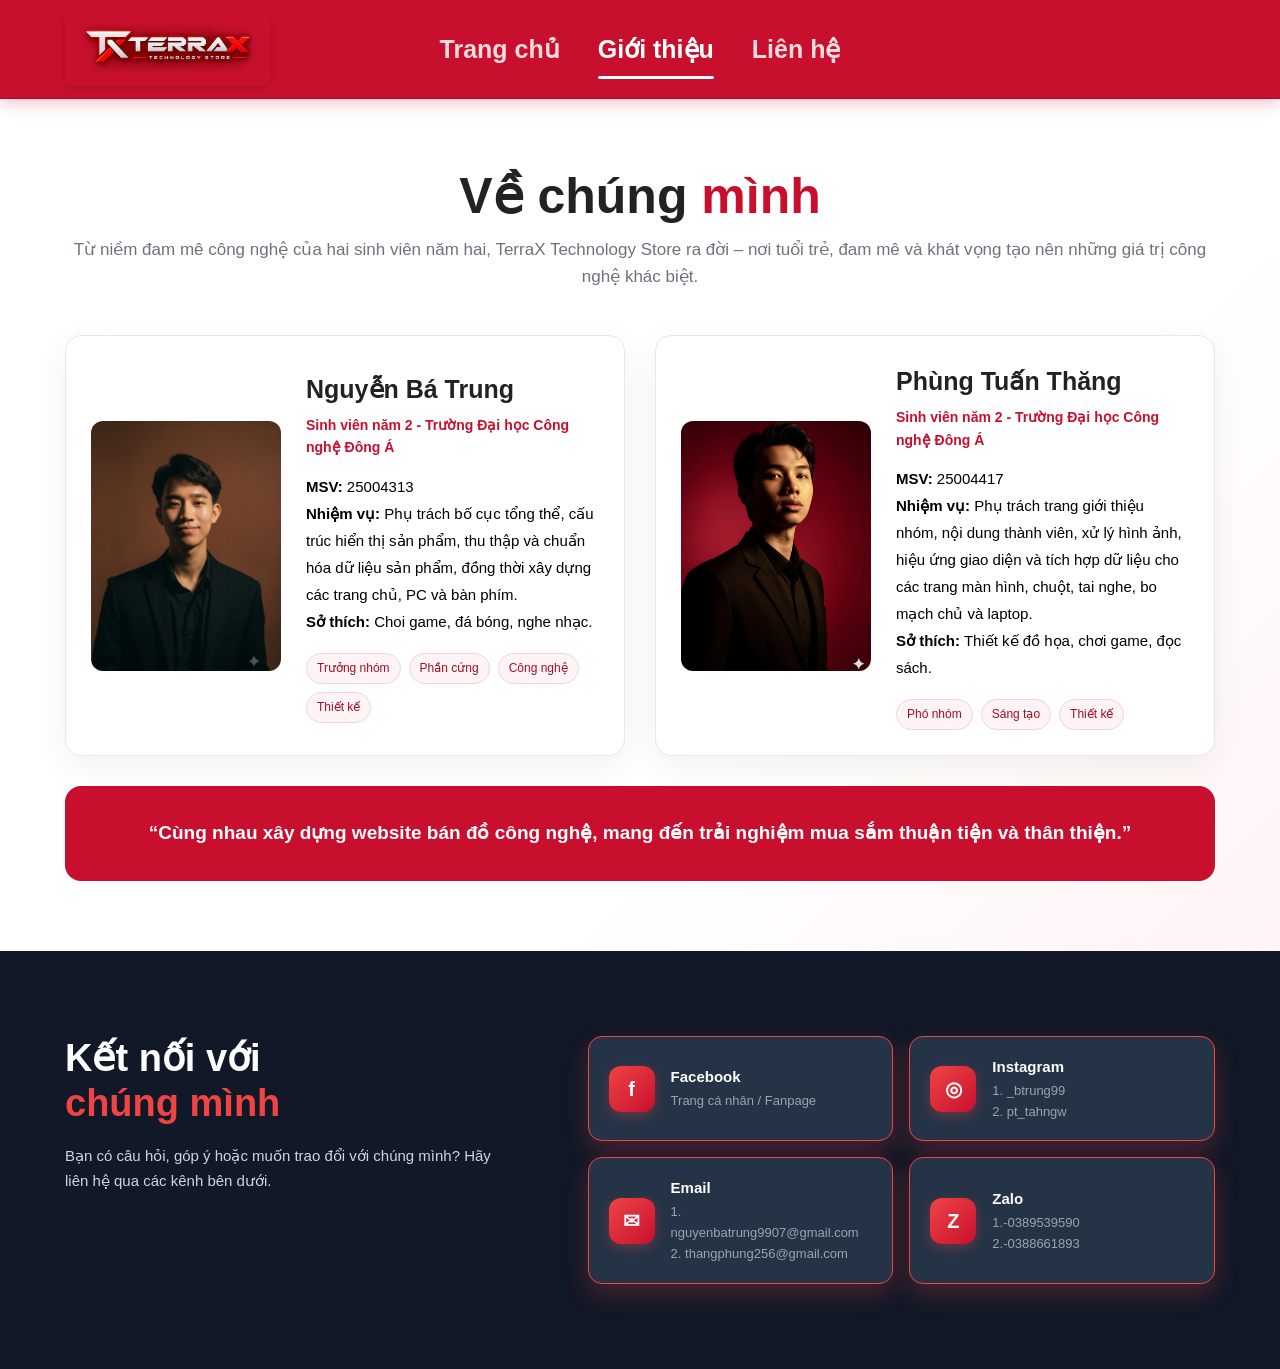
<file: lien_he.html>
<!doctype html>
<html lang="vi">
  <head>
    <meta charset="UTF-8" />
    <meta name="viewport" content="width=device-width, initial-scale=1.0" />
    <title>TerraX - Technology Store</title>
    <link rel="stylesheet" href="gioithieu.css" />
    <link rel="icon" href="images/svg_logo.svg" type="image/png" />
  </head>

  <body>
    <header class="dau-trang">
      <div class="khung-chua noi-dung-dau-trang">
        <a href="index.html" class="bieu-tuong">
          <img
            src="images/logo.png"
            class="logo_chinh"
            alt="TerraX Technology Store"
          />
        </a>
        <nav class="thanh-dieu-huong">
          <a href="index.html">Trang chủ</a>
          <a href="#gioi-thieu" class="dang-chon">Giới thiệu</a>
          <a href="#lien-he">Liên hệ</a>
        </nav>

        <div class="khoang-trong-can-bang"></div>
      </div>
    </header>

    <main>
      <section class="gioi-thieu" id="gioi-thieu">
        <div class="khung-chua">
          <div class="tieu-de-gioi-thieu">
            <h1>Về chúng <span>mình</span></h1>
            <p>
              Từ niềm đam mê công nghệ của hai sinh viên năm hai, TerraX
              Technology Store ra đời – nơi tuổi trẻ, đam mê và khát vọng tạo
              nên những giá trị công nghệ khác biệt.
            </p>
          </div>

          <div class="danh-sach-thanh-vien">
            <article class="the-thanh-vien">
              <img src="images/anh1.jpg" alt="Nguyễn Bá Trung" />

              <div>
                <h2>Nguyễn Bá Trung</h2>
                <div class="vai-tro">
                  Sinh viên năm 2 - Trường Đại học Công nghệ Đông Á
                </div>

                <p class="mo-ta">
                  <b>MSV:</b> 25004313<br />
                  <b>Nhiệm vụ:</b> Phụ trách bố cục tổng thể, cấu trúc hiển thị
                  sản phẩm, thu thập và chuẩn hóa dữ liệu sản phẩm, đồng thời
                  xây dựng các trang chủ, PC và bàn phím.<br />
                  <b>Sở thích:</b> Choi game, đá bóng, nghe nhạc.
                </p>

                <div class="danh-sach-the">
                  <span>Trưởng nhóm</span>
                  <span>Phần cứng</span>
                  <span>Công nghệ</span>
                  <span>Thiết kế</span>
                </div>
              </div>
            </article>

            <article class="the-thanh-vien">
              <img src="images/anh2.jpg" alt="Phùng Tuấn Thăng" />

              <div>
                <h2>Phùng Tuấn Thăng</h2>
                <div class="vai-tro">
                  Sinh viên năm 2 - Trường Đại học Công nghệ Đông Á
                </div>

                <p class="mo-ta">
                  <b>MSV:</b> 25004417<br />
                  <b>Nhiệm vụ:</b> Phụ trách trang giới thiệu nhóm, nội dung
                  thành viên, xử lý hình ảnh, hiệu ứng giao diện và tích hợp dữ
                  liệu cho các trang màn hình, chuột, tai nghe, bo mạch chủ và
                  laptop.<br />
                  <b>Sở thích:</b> Thiết kế đồ họa, chơi game, đọc sách.
                </p>

                <div class="danh-sach-the">
                  <span>Phó nhóm</span>
                  <span>Sáng tạo</span>
                  <span>Thiết kế</span>
                </div>
              </div>
            </article>
          </div>

          <div class="su-manh">
            “Cùng nhau xây dựng website bán đồ công nghệ, mang đến trải nghiệm
            mua sắm thuận tiện và thân thiện.”
          </div>
        </div>
      </section>
      <section class="lien-he" id="lien-he">
        <div class="khung-chua noi-dung-lien-he">
          <div class="tieu-de-lien-he">
            <h2>
              Kết nối với<br />
              <span>chúng mình</span>
            </h2>

            <p>
              Bạn có câu hỏi, góp ý hoặc muốn trao đổi với chúng mình? Hãy liên
              hệ qua các kênh bên dưới.
            </p>
          </div>

          <div class="danh-sach-lien-he">
            <a
              class="the-lien-he"
              href="https://facebook.com/"
              target="_blank"
              rel="noopener"
            >
              <div class="bieu-tuong-lien-he">f</div>
              <div>
                <strong>Facebook</strong>
                <small>Trang cá nhân / Fanpage</small>
              </div>
            </a>

            <a
              class="the-lien-he"
              href="https://www.facebook.com/btrung99"
              target="_blank"
              rel="noopener"
            >
              <div class="bieu-tuong-lien-he">◎</div>
              <div>
                <strong>Instagram</strong>
                <small>1. _btrung99</small>
                <small>2. pt_tahngw</small>
              </div>
            </a>

            <a class="the-lien-he" href="mailto:your-email@gmail.com">
              <div class="bieu-tuong-lien-he">✉</div>
              <div>
                <strong>Email</strong>
                <small>1. nguyenbatrung9907@gmail.com</small>
                <small>2. thangphung256@gmail.com</small>
              </div>
            </a>

            <a
              class="the-lien-he"
              href="https://zalo.me/"
              target="_blank"
              rel="noopener"
            >
              <div class="bieu-tuong-lien-he">Z</div>
              <div>
                <strong>Zalo</strong>
                <small>1.-0389539590</small>
                <small>2.-0388661893</small>
              </div>
            </a>
          </div>
        </div>
      </section>
    </main>
  </body>
</html>
</file>
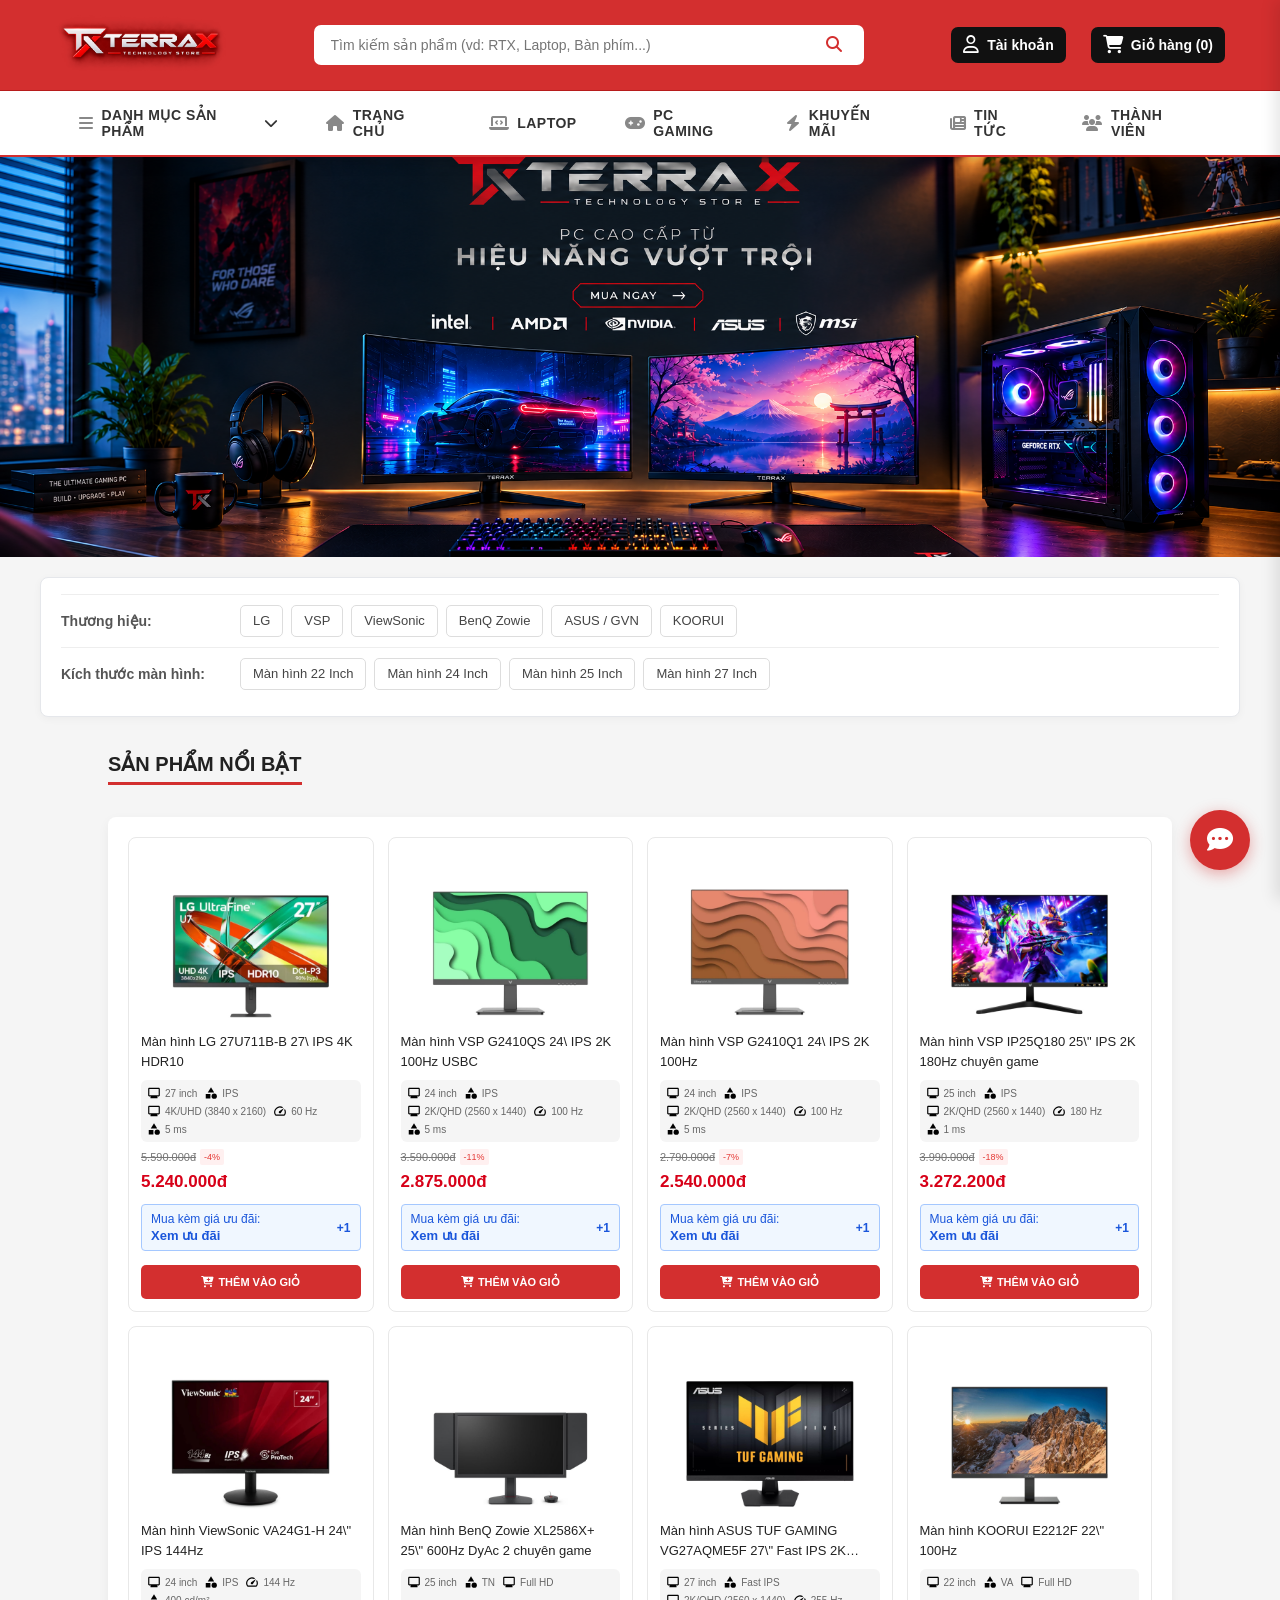
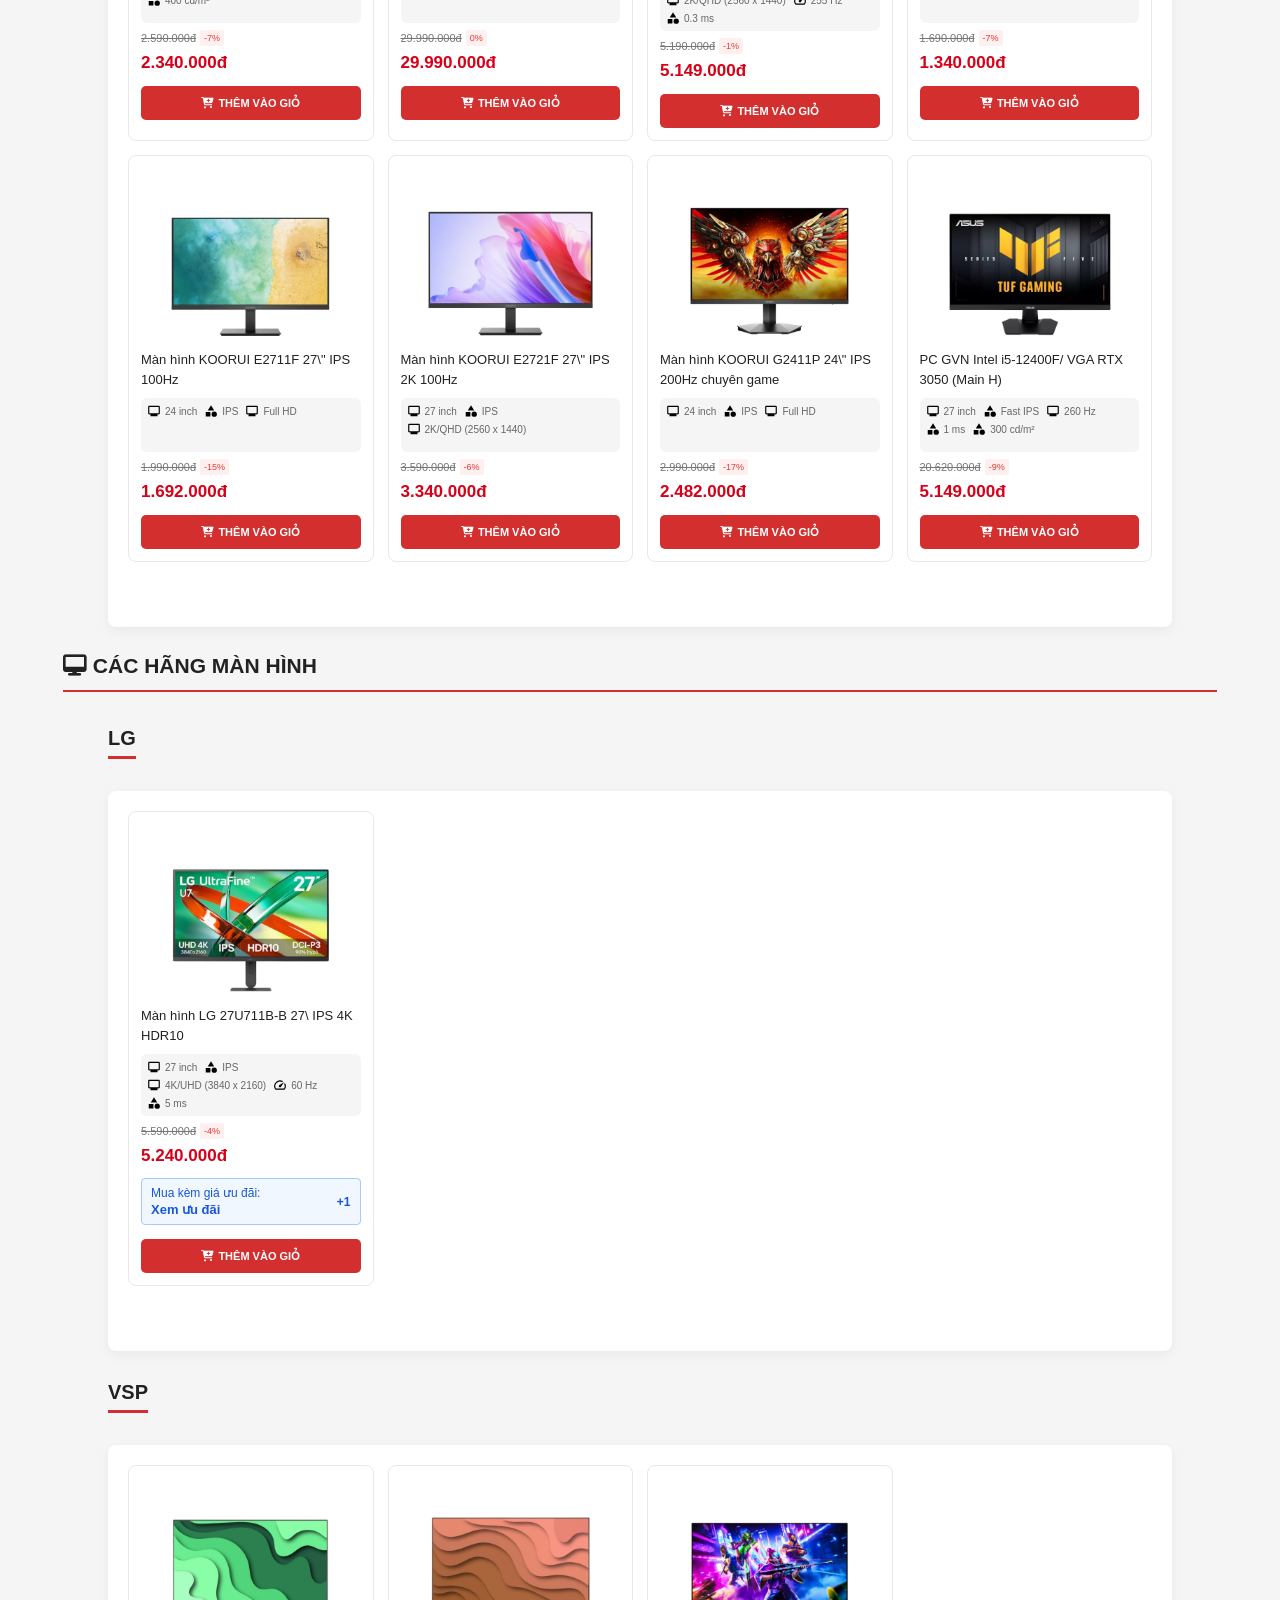
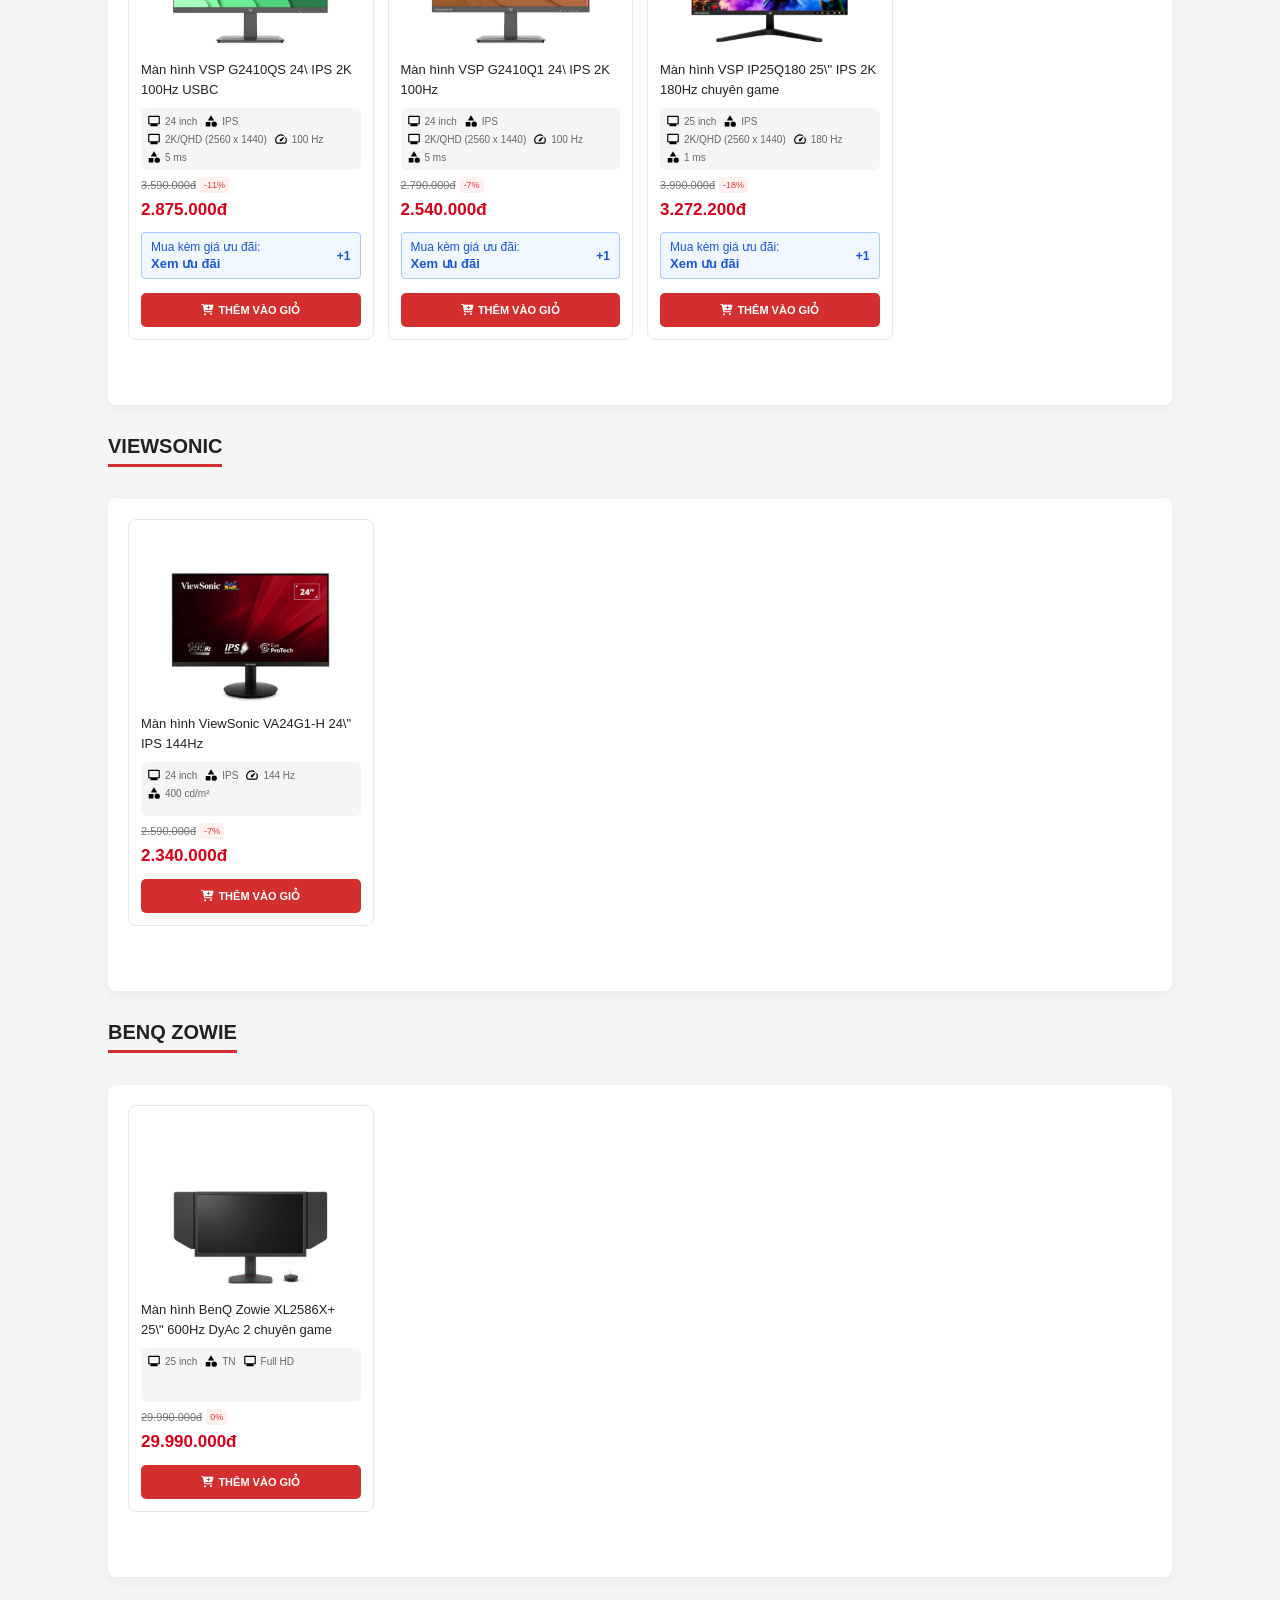
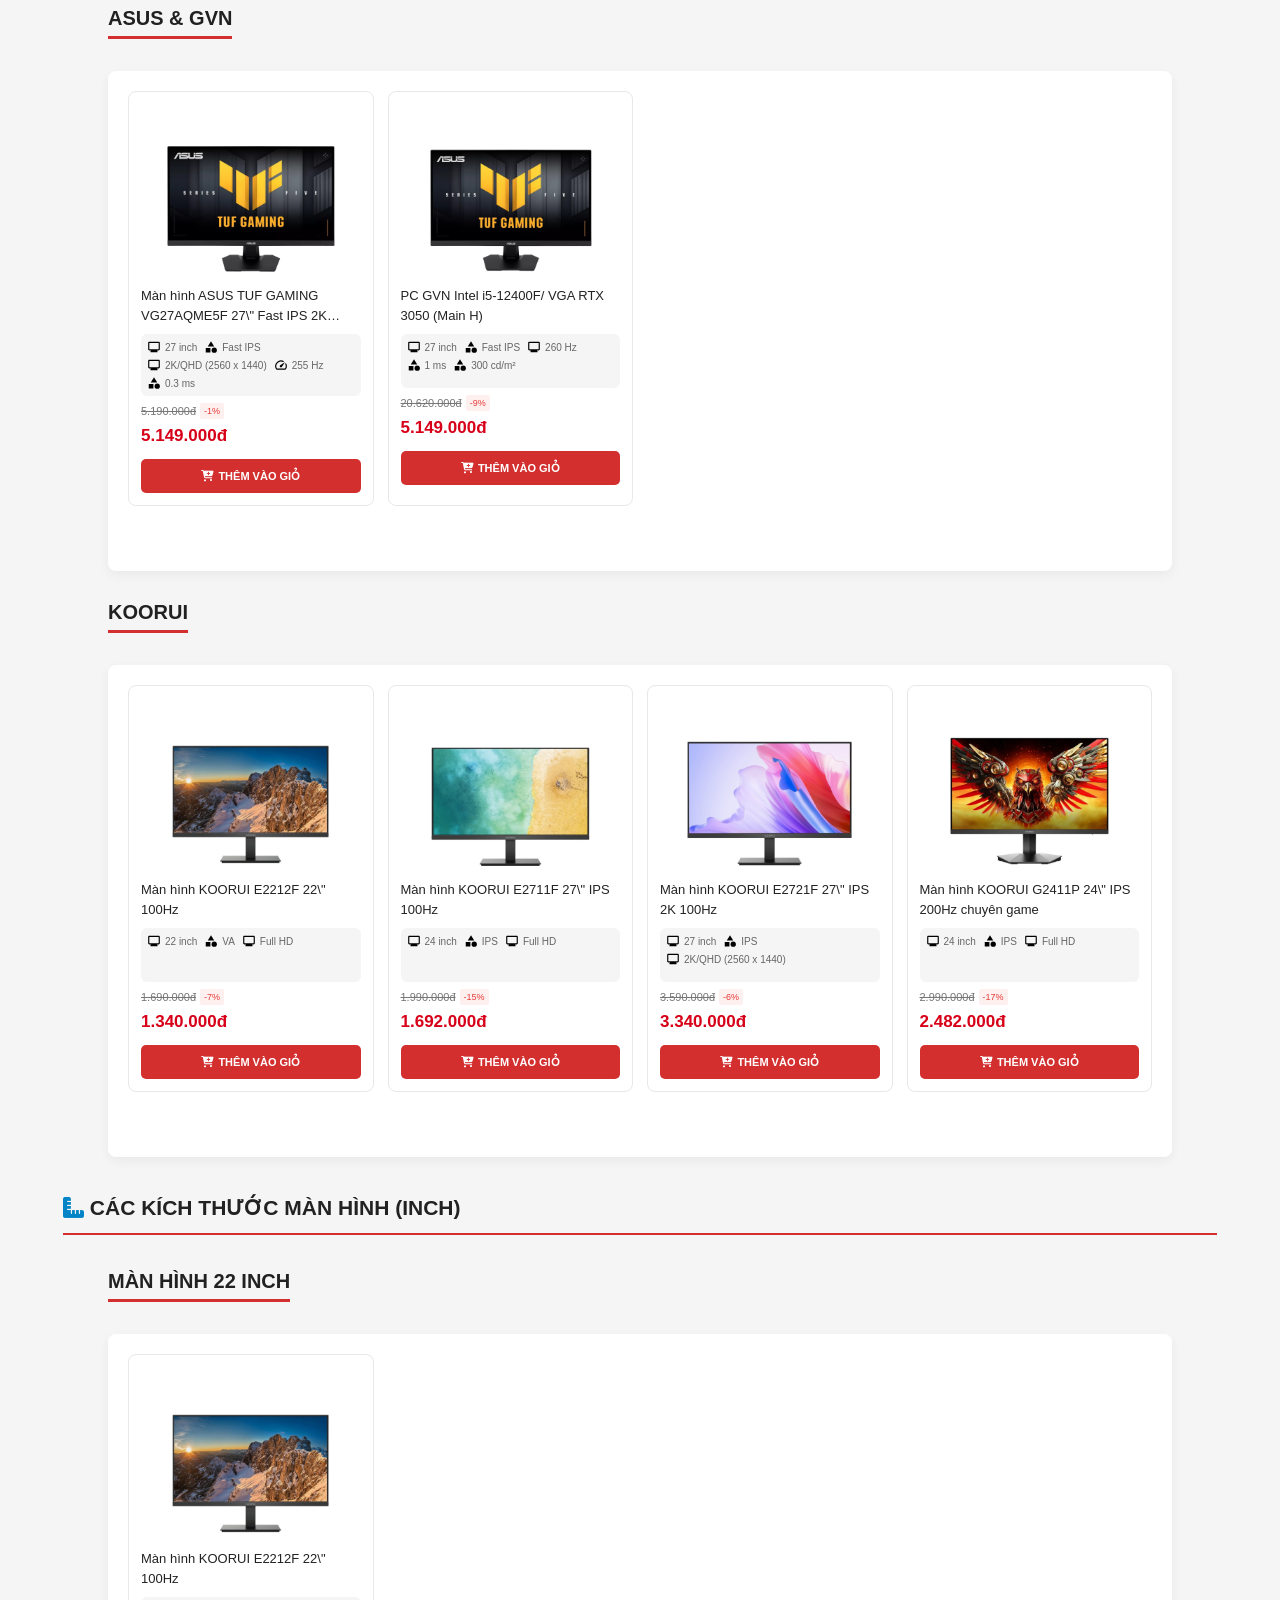
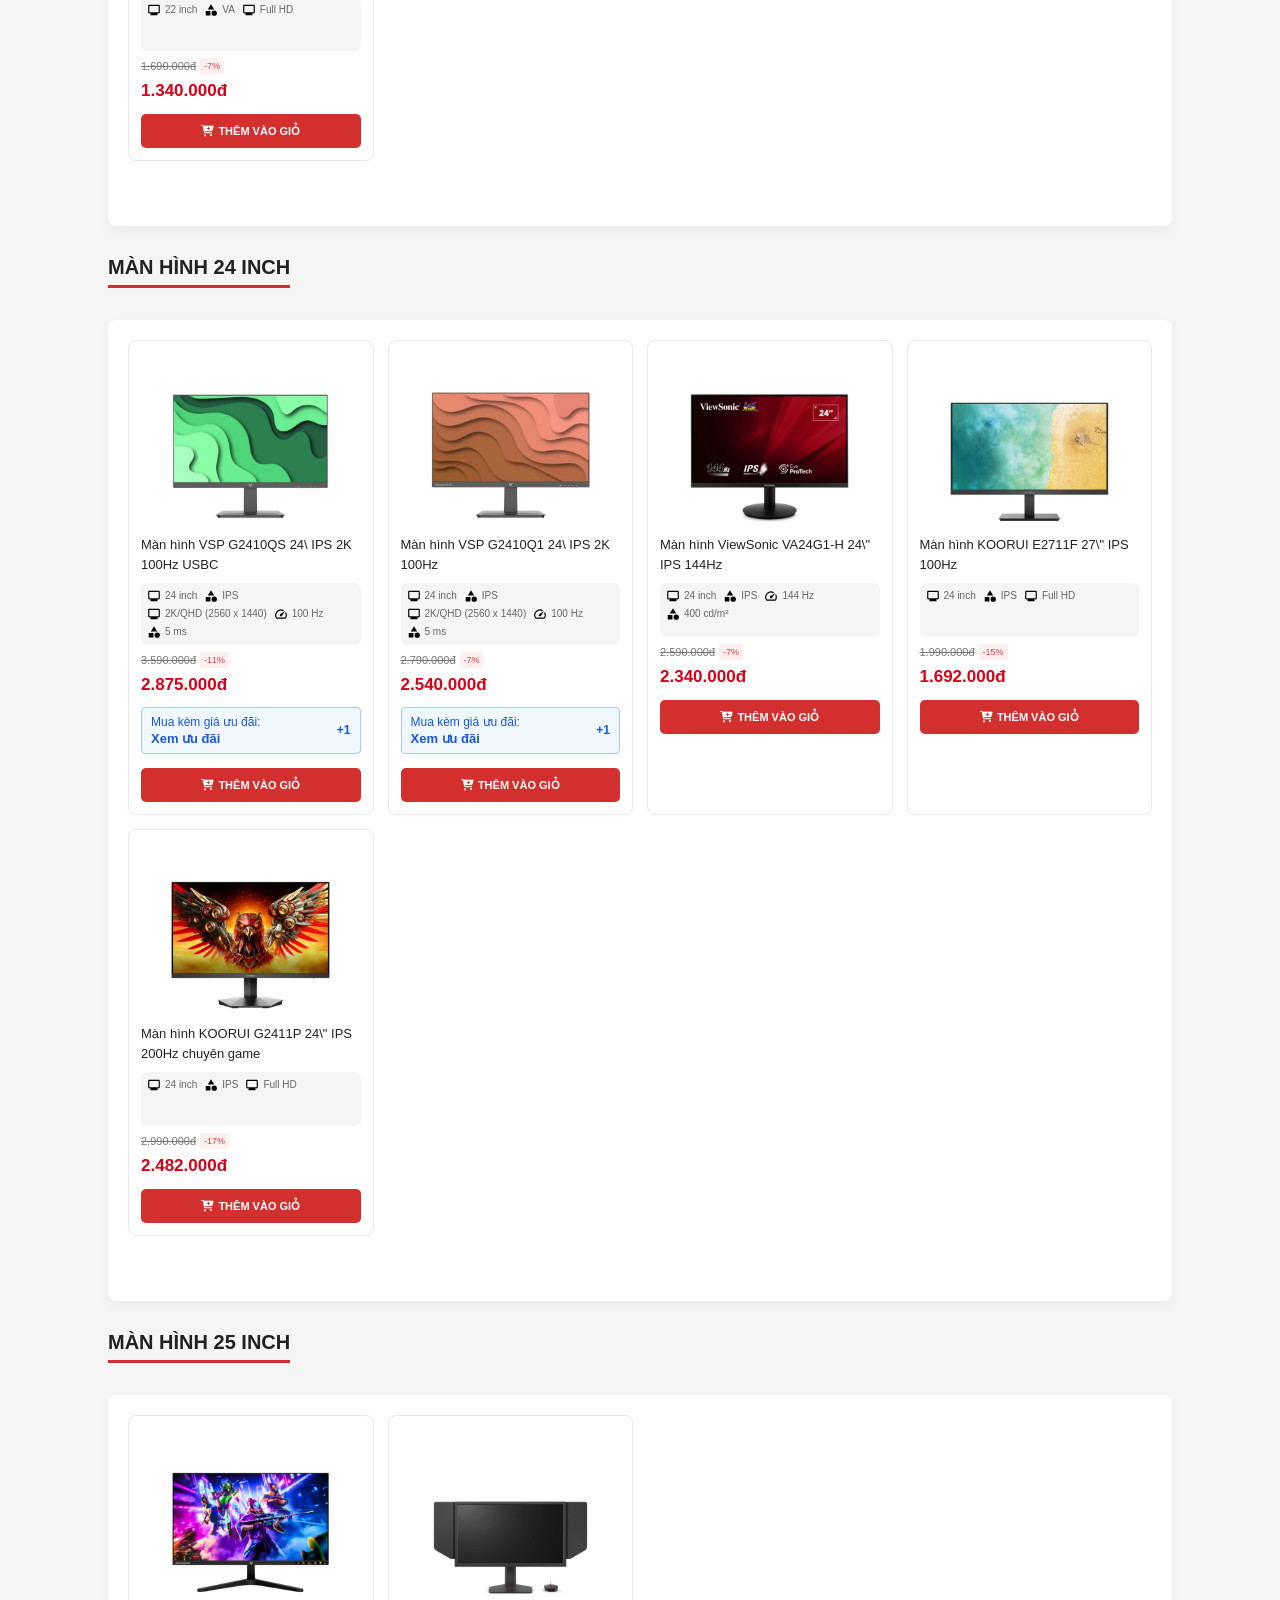
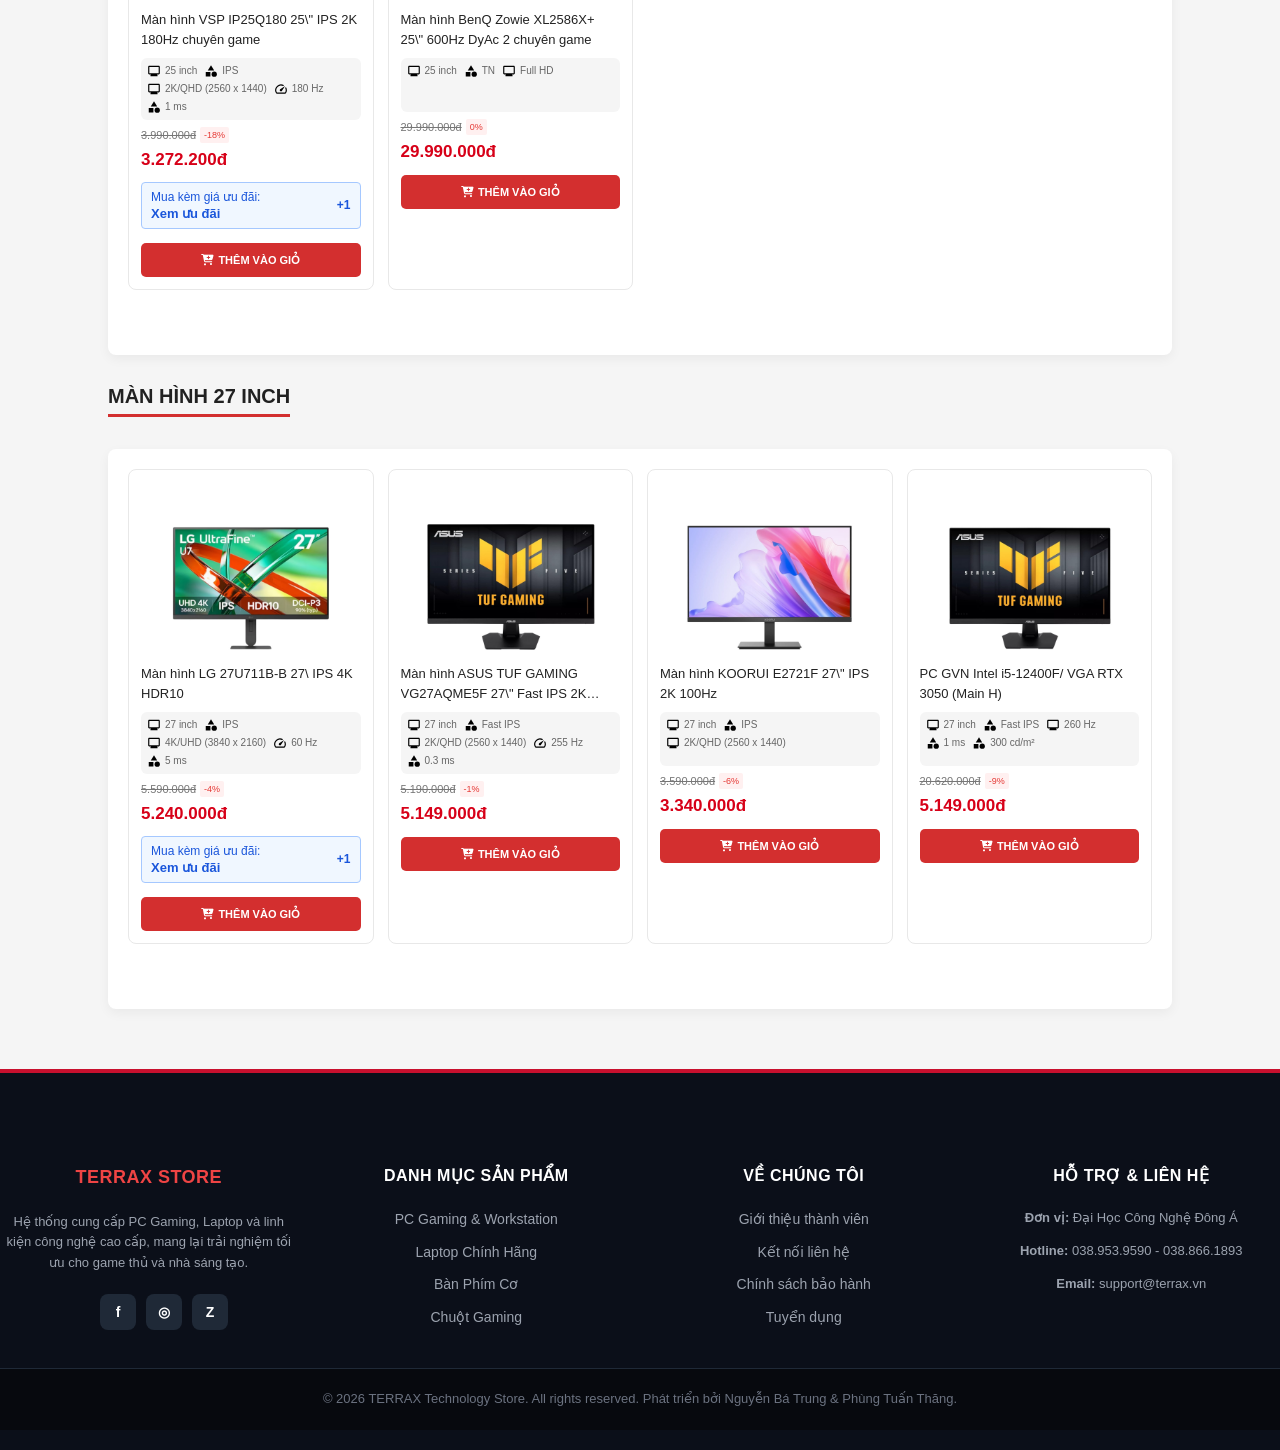
<file: man-hinh.html>
<!doctype html>
<html lang="vi">
  <head>
    <meta charset="UTF-8" />
    <meta name="viewport" content="width=device-width, initial-scale=1.0" />
    <title>TerraX - Technology Store</title>
    <link rel="stylesheet" href="style.css" />
    <link
      rel="stylesheet"
      href="https://cdnjs.cloudflare.com/ajax/libs/font-awesome/6.4.0/css/all.min.css"
    />
    <link rel="icon" href="images/svg_logo.svg" type="image/png" />
    <style>
      /* css riêng cho trang màn hình, không sửa file style.css dùng chung */
      html {
        scroll-behavior: smooth;
        scroll-padding-top: 24px;
      }

      body {
        overflow-x: hidden;
        background: #f5f5f5;
      }

      .dau_trang_co_dinh {
        position: relative !important;
        top: auto !important;
        z-index: 10000;
      }

      .bang_chuyen_anh {
        display: block;
        width: 100%;
        height: clamp(220px, 31.25vw, 420px);
        min-height: 220px;
        background-size: cover;
        background-position: center;
        background-repeat: no-repeat;
      }

      .thanh_dieu_huong_nhanh {
        width: min(1200px, calc(100% - 32px));
        max-width: 1200px;
        margin: 20px auto 28px;
        padding: 16px 20px;
        background: #fff;
        border: 1px solid #e5e7eb;
        border-radius: 8px;
        box-shadow: 0 2px 8px rgba(0, 0, 0, 0.04);
      }

      .tieu_de_loc_nhanh {
        display: flex;
        align-items: center;
        gap: 8px;
        margin-bottom: 14px;
        color: #333;
        font-size: 15px;
        font-weight: 700;
      }

      .dong_loc {
        display: flex;
        align-items: flex-start;
        gap: 14px;
        padding: 10px 0;
        border-top: 1px solid #eee;
      }

      .nhan_loc {
        flex: 0 0 165px;
        color: #555;
        font-size: 14px;
        font-weight: 600;
        line-height: 32px;
      }

      .nhom_nut_loc {
        display: flex;
        flex: 1;
        flex-wrap: wrap;
        gap: 8px;
      }

      .nut_teleport {
        display: inline-flex;
        align-items: center;
        min-height: 32px;
        padding: 6px 12px;
        border: 1px solid #ddd;
        border-radius: 5px;
        background: #fff;
        color: #444;
        font-size: 13px;
        line-height: 18px;
        transition:
          color 0.2s,
          border-color 0.2s,
          background 0.2s;
      }

      .nut_teleport:hover {
        color: #c62828;
        border-color: #c62828;
        background: #fff7f7;
      }

      .san_pham {
        scroll-margin-top: 24px;
      }

      .cum_phan_loai_lon {
        margin-top: 24px;
        margin-bottom: 36px;
      }

      .tieu_de_nhom_to {
        margin: 0 8px 16px;
        padding-bottom: 10px;
        border-bottom: 2px solid #d32f2f;
        color: #222;
        font-size: 21px;
        line-height: 1.4;
      }

      .san_pham .tieu_de_phan {
        margin-bottom: 12px;
      }

      .luoi_san_pham {
        grid-template-columns: repeat(4, minmax(0, 1fr));
        gap: 14px;
      }

      .the_san_pham {
        min-width: 0;
        padding: 12px;
        border: 1px solid #e8e8e8;
        border-radius: 8px;
        background: #fff;
      }

      .anh_san_pham {
        height: 175px;
        object-fit: contain;
      }

      .ten_san_pham {
        min-height: 40px;
        height: auto;
        line-height: 20px;
        font-size: 13px;
      }

      .nhanh_thong_so {
        height: auto;
        min-height: 54px;
        max-height: 70px;
      }

      .khuyen_mai {
        padding: 7px 9px;
        margin: 5px 0 8px;
      }

      /* tránh popup khuyến mãi bị cắt ở mép phải màn hình */
      .the_san_pham:nth-child(4n) .hop_km,
      .the_san_pham:nth-child(4n-1) .hop_km {
        left: auto;
        right: calc(100% + 14px);
      }

      .the_san_pham:nth-child(4n) .hop_km::after,
      .the_san_pham:nth-child(4n-1) .hop_km::after {
        right: auto;
        left: 100%;
        border-color: transparent transparent transparent #fff;
      }

      .the_san_pham:nth-child(4n) .hop_km::before,
      .the_san_pham:nth-child(4n-1) .hop_km::before {
        right: auto;
        left: 100%;
        border-color: transparent transparent transparent #fca5a5;
      }

      @media (max-width: 900px) {
        .khung_phan_dau {
          flex-wrap: wrap;
          gap: 12px;
        }

        .hop_tim_kiem_lon {
          order: 3;
          flex-basis: 100%;
          max-width: none;
          margin: 0;
        }

        .khung_dieu_huong {
          flex-wrap: wrap;
        }

        .thanh_dieu_huong a,
        .thanh_dieu_huong .muc_menu {
          padding: 11px 12px;
        }

        .luoi_san_pham {
          grid-template-columns: repeat(3, minmax(0, 1fr));
        }

        .nhan_loc {
          flex-basis: 145px;
        }
      }

      @media (max-width: 600px) {
        .bang_chuyen_anh {
          height: 220px;
          min-height: 220px;
          background-position: center;
        }

        .thanh_dieu_huong_nhanh {
          width: calc(100% - 20px);
          margin: 14px auto 22px;
          padding: 12px;
        }

        .dong_loc {
          display: block;
          padding: 8px 0;
        }

        .nhan_loc {
          display: block;
          line-height: 1.5;
          margin-bottom: 7px;
        }

        .nhom_nut_loc {
          gap: 6px;
        }

        .nut_teleport {
          padding: 5px 9px;
          font-size: 12px;
        }

        .luoi_san_pham {
          grid-template-columns: repeat(2, minmax(0, 1fr));
          gap: 8px;
        }

        .the_san_pham {
          padding: 8px;
        }

        .anh_san_pham {
          height: 130px;
        }

        .tieu_de_nhom_to {
          font-size: 17px;
        }

        .hop_km {
          display: none !important;
        }

        .hanh_dong_phai {
          gap: 6px;
        }

        .muc_hanh_dong {
          padding: 7px 8px;
          font-size: 12px;
        }
      }

      .dau_trang_co_dinh {
        position: sticky !important;
        top: 0 !important;
        z-index: 10000 !important;
        width: 100%;
        box-shadow: 0 4px 10px rgba(0, 0, 0, 0.1);
      }

      /* header */
      .dau_trang_co_dinh .phan_dau_chinh {
        position: relative !important;
        z-index: 10001 !important;
      }

      /* menu nav */
      .dau_trang_co_dinh .thanh_dieu_huong {
        position: relative !important;
        z-index: 10000 !important;
      }
    </style>
  </head>
  <body>
    <!-- header -->
    <div class="dau_trang_co_dinh">
      <header class="phan_dau_chinh">
        <div class="khung_chua khung_phan_dau">
          <a href="index.html" class="logo_chinh">
            <img src="images/logo.png" alt="Logo TERRAX" />
          </a>

          <div class="hop_tim_kiem_lon">
            <input
              type="text"
              id="o_tim_kiem"
              placeholder="Tìm kiếm sản phẩm (vd: RTX, Laptop, Bàn phím...)"
            />
            <button id="nut_tim_kiem">
              <i class="fas fa-search"></i>
            </button>

            <div id="ket_qua_tim_kiem"></div>
          </div>

          <div class="hanh_dong_phai">
            <div
              class="muc_hanh_dong"
              onclick="openTerraXModal()"
            >
              <i class="far fa-user"></i>
              <span>Tài khoản</span>
            </div>

            <div class="muc_hanh_dong" onclick="moGioHang()">
              <i class="fas fa-shopping-cart"></i>
              <span>Giỏ hàng (<span id="dem_gio_hang">0</span>)</span>
            </div>
          </div>
        </div>
      </header>
      <!-- thanh điều hướng -->
      <nav class="thanh_dieu_huong">
        <div class="khung_chua khung_dieu_huong">
          <div class="muc_menu co_menu_con">
            <i class="fas fa-bars"></i>
            <span>DANH MỤC SẢN PHẨM</span>
            <i class="fas fa-chevron-down icon_mui_ten"></i>

            <div class="noi_dung_menu_con">
              <a href="pc.html"
                ><i class="fas fa-desktop"></i> PC Gaming / Workstation</a
              >
              <a href="laptop.html"
                ><i class="fas fa-laptop"></i> Laptop Gaming & Văn Phòng</a
              >
              <a href="bo-mach-chu.html"
                ><i class="fas fa-microchip"></i> Linh Kiện PC</a
              >
              <a href="man-hinh.html"
                ><i class="fas fa-tv"></i> Màn Hình Máy Tính</a
              >
              <a href="ban-phim.html"
                ><i class="fas fa-keyboard"></i> Bàn Phím Cơ</a
              >
              <a href="chuot.html"><i class="fas fa-mouse"></i> Chuột Gaming</a>
              <a href="tai-nghe.html"
                ><i class="fas fa-headphones"></i> Tai Nghe & Âm Thanh</a
              >
            </div>
          </div>

          <a href="index.html"><i class="fas fa-home"></i> TRANG CHỦ</a>
          <a href="laptop.html" class="lien_ket_menu"
            ><i class="fas fa-laptop-code"></i> LAPTOP</a
          >
          <a href="pc.html" class="lien_ket_menu"
            ><i class="fas fa-gamepad"></i> PC GAMING</a
          >
          <a href="#flash_sale" class="lien_ket_menu"
            ><i class="fas fa-bolt"></i> KHUYẾN MÃI</a
          >
          <a
            href="https://tinhte.vn/?utm_source=chatgpt.com"
            class="lien_ket_menu"
            ><i class="fas fa-newspaper"></i> TIN TỨC</a
          >
          <a href="lien_he.html"><i class="fas fa-users"></i> Thành viên</a>
        </div>
      </nav>
    </div>

    <section
      class="bang_chuyen_anh"
      style="background-image: url(images/banner-manhinh.png)"
    ></section>

    <!-- thanh lọc và điều hướng nhanh -->
    <section class="khung_chua thanh_dieu_huong_nhanh">
      <div class="dong_loc">
        <span class="nhan_loc">Thương hiệu:</span>
        <div class="nhom_nut_loc">
          <a href="#hang_lg" class="nut_teleport">LG</a>
          <a href="#hang_vsp" class="nut_teleport">VSP</a>
          <a href="#hang_viewsonic" class="nut_teleport">ViewSonic</a>
          <a href="#hang_benq" class="nut_teleport">BenQ Zowie</a>
          <a href="#hang_asus" class="nut_teleport">ASUS / GVN</a>
          <a href="#hang_koorui" class="nut_teleport">KOORUI</a>
        </div>
      </div>

      <div class="dong_loc">
        <span class="nhan_loc">Kích thước màn hình:</span>
        <div class="nhom_nut_loc">
          <a href="#size_22" class="nut_teleport">Màn hình 22 Inch</a>
          <a href="#size_24" class="nut_teleport">Màn hình 24 Inch</a>
          <a href="#size_25" class="nut_teleport">Màn hình 25 Inch</a>
          <a href="#size_27" class="nut_teleport">Màn hình 27 Inch</a>
        </div>
      </div>
    </section>

    <!-- sản phẩm nổi bật -->
    <section class="san_pham khung_chua" id="san_pham_noi_bat">
      <h2 class="tieu_de_phan">SẢN PHẨM NỔI BẬT</h2>

      <div class="khung_trang">
      <div class="luoi_san_pham">
        <!-- sản phẩm 1 -->
        <div class="the_san_pham">
          <img
            src="Images_san_pham/SP_62_M_n_h_nh_LG_27U711B_B_27__IPS_.jpg"
            class="anh_san_pham"
            alt=""
          />

          <h3 class="ten_san_pham">Màn hình LG 27U711B-B 27\ IPS 4K HDR10</h3>

          <div class="nhanh_thong_so">
            <div class="spec-row">
              <div class="spec-chip">
                <img src="Tat_Ca_Icon_SVG/SP_62_1_27_inch.svg" alt="" />
                <span>27 inch</span>
              </div>

              <div class="spec-chip">
                <img src="Tat_Ca_Icon_SVG/SP_62_2_IPS.svg" alt="" />
                <span>IPS</span>
              </div>

              <div class="spec-chip">
                <img
                  src="Tat_Ca_Icon_SVG/SP_62_3_4K_UHD__3840_x_2160_.svg"
                  alt=""
                />
                <span>4K/UHD (3840 x 2160)</span>
              </div>
            </div>

            <div class="spec-row">
              <div class="spec-chip">
                <img src="Tat_Ca_Icon_SVG/SP_62_4_60_Hz.svg" alt="" />
                <span>60 Hz</span>
              </div>

              <div class="spec-chip">
                <img src="Tat_Ca_Icon_SVG/SP_62_5_5_ms.svg" alt="" />
                <span>5 ms</span>
              </div>
            </div>
          </div>

          <div class="gia_cu_va_giam">
            <p class="gia_cu_san_pham">5.590.000đ</p>
            <span class="nhan_giam_gia">-4%</span>
          </div>

          <p class="gia_san_pham">5.240.000đ</p>

          <div class="khuyen_mai">
            <div class="km_noi_dung">
              <span class="km_tieu_de">Mua kèm giá ưu đãi:</span>
              <span class="km_gia">Xem ưu đãi</span>
            </div>

            <span class="km_so_luong">+1</span>

            <div class="hop_km">
              <div class="hop_km_tieu_de">
                <i class="far fa-square"></i>
                <b>Ưu đãi đi kèm</b>
              </div>

              <div class="hop_km_noi_dung">
                <i class="fas fa-tag"></i>

                <div>
                  <span class="km_nhan">Ưu đãi theo phạm vi</span>
                  <div class="km_text">
                    [PC] Giảm 1% tối đa 500k cho HSSV khi mua PC
                  </div>
                </div>
              </div>
            </div>
          </div>

          <button class="nut_bam nut_day" onclick="themVaoGioHang(this)">
            <i class="fas fa-cart-plus"></i> THÊM VÀO GIỎ
          </button>
        </div>

        <!-- sản phẩm 2 -->
        <div class="the_san_pham">
          <img
            src="Images_san_pham/SP_63_M_n_h_nh_VSP_G2410QS_24__IPS_2.jpg"
            class="anh_san_pham"
            alt=""
          />

          <h3 class="ten_san_pham">
            Màn hình VSP G2410QS 24\ IPS 2K 100Hz USBC
          </h3>

          <div class="nhanh_thong_so">
            <div class="spec-row">
              <div class="spec-chip">
                <img src="Tat_Ca_Icon_SVG/SP_63_1_24_inch.svg" alt="" />
                <span>24 inch</span>
              </div>

              <div class="spec-chip">
                <img src="Tat_Ca_Icon_SVG/SP_63_2_IPS.svg" alt="" />
                <span>IPS</span>
              </div>

              <div class="spec-chip">
                <img
                  src="Tat_Ca_Icon_SVG/SP_63_3_2K_QHD__2560_x_1440_.svg"
                  alt=""
                />
                <span>2K/QHD (2560 x 1440)</span>
              </div>
            </div>

            <div class="spec-row">
              <div class="spec-chip">
                <img src="Tat_Ca_Icon_SVG/SP_63_4_100_Hz.svg" alt="" />
                <span>100 Hz</span>
              </div>

              <div class="spec-chip">
                <img src="Tat_Ca_Icon_SVG/SP_63_5_5_ms.svg" alt="" />
                <span>5 ms</span>
              </div>
            </div>
          </div>

          <div class="gia_cu_va_giam">
            <p class="gia_cu_san_pham">3.590.000đ</p>
            <span class="nhan_giam_gia">-11%</span>
          </div>

          <p class="gia_san_pham">2.875.000đ</p>

          <div class="khuyen_mai">
            <div class="km_noi_dung">
              <span class="km_tieu_de">Mua kèm giá ưu đãi:</span>
              <span class="km_gia">Xem ưu đãi</span>
            </div>

            <span class="km_so_luong">+1</span>

            <div class="hop_km">
              <div class="hop_km_tieu_de">
                <i class="far fa-square"></i>
                <b>Ưu đãi đi kèm</b>
              </div>

              <div class="hop_km_noi_dung">
                <i class="fas fa-tag"></i>

                <div>
                  <span class="km_nhan">Ưu đãi theo phạm vi</span>
                  <div class="km_text">
                    [PC] Giảm 1% tối đa 500k cho HSSV khi mua PC
                  </div>
                </div>
              </div>
            </div>
          </div>

          <button class="nut_bam nut_day" onclick="themVaoGioHang(this)">
            <i class="fas fa-cart-plus"></i> THÊM VÀO GIỎ
          </button>
        </div>

        <!-- sản phẩm 3 -->
        <div class="the_san_pham">
          <img
            src="Images_san_pham/SP_64_M_n_h_nh_VSP_G2410Q1_24__IPS_2.jpg"
            class="anh_san_pham"
            alt=""
          />

          <h3 class="ten_san_pham">Màn hình VSP G2410Q1 24\ IPS 2K 100Hz</h3>

          <div class="nhanh_thong_so">
            <div class="spec-row">
              <div class="spec-chip">
                <img src="Tat_Ca_Icon_SVG/SP_64_1_24_inch.svg" alt="" />
                <span>24 inch</span>
              </div>

              <div class="spec-chip">
                <img src="Tat_Ca_Icon_SVG/SP_64_2_IPS.svg" alt="" />
                <span>IPS</span>
              </div>

              <div class="spec-chip">
                <img
                  src="Tat_Ca_Icon_SVG/SP_64_3_2K_QHD__2560_x_1440_.svg"
                  alt=""
                />
                <span>2K/QHD (2560 x 1440)</span>
              </div>
            </div>

            <div class="spec-row">
              <div class="spec-chip">
                <img src="Tat_Ca_Icon_SVG/SP_64_4_100_Hz.svg" alt="" />
                <span>100 Hz</span>
              </div>

              <div class="spec-chip">
                <img src="Tat_Ca_Icon_SVG/SP_64_5_5_ms.svg" alt="" />
                <span>5 ms</span>
              </div>
            </div>
          </div>

          <div class="gia_cu_va_giam">
            <p class="gia_cu_san_pham">2.790.000đ</p>
            <span class="nhan_giam_gia">-7%</span>
          </div>

          <p class="gia_san_pham">2.540.000đ</p>

          <div class="khuyen_mai">
            <div class="km_noi_dung">
              <span class="km_tieu_de">Mua kèm giá ưu đãi:</span>
              <span class="km_gia">Xem ưu đãi</span>
            </div>

            <span class="km_so_luong">+1</span>

            <div class="hop_km">
              <div class="hop_km_tieu_de">
                <i class="far fa-square"></i>
                <b>Ưu đãi đi kèm</b>
              </div>

              <div class="hop_km_noi_dung">
                <i class="fas fa-tag"></i>

                <div>
                  <span class="km_nhan">Ưu đãi theo phạm vi</span>
                  <div class="km_text">
                    [PC] Giảm 1% tối đa 500k cho HSSV khi mua PC
                  </div>
                </div>
              </div>
            </div>
          </div>

          <button class="nut_bam nut_day" onclick="themVaoGioHang(this)">
            <i class="fas fa-cart-plus"></i> THÊM VÀO GIỎ
          </button>
        </div>

        <!-- sản phẩm 4 -->
        <div class="the_san_pham">
          <img
            src="Images_san_pham/SP_65_M_n_h_nh_VSP_IP25Q180_25__IPS_.jpg"
            class="anh_san_pham"
            alt=""
          />

          <h3 class="ten_san_pham">
            Màn hình VSP IP25Q180 25\" IPS 2K 180Hz chuyên game
          </h3>

          <div class="nhanh_thong_so">
            <div class="spec-row">
              <div class="spec-chip">
                <img src="Tat_Ca_Icon_SVG/SP_65_1_25_inch.svg" alt="" />
                <span>25 inch</span>
              </div>

              <div class="spec-chip">
                <img src="Tat_Ca_Icon_SVG/SP_65_2_IPS.svg" alt="" />
                <span>IPS</span>
              </div>

              <div class="spec-chip">
                <img
                  src="Tat_Ca_Icon_SVG/SP_65_3_2K_QHD__2560_x_1440_.svg"
                  alt=""
                />
                <span>2K/QHD (2560 x 1440)</span>
              </div>
            </div>

            <div class="spec-row">
              <div class="spec-chip">
                <img src="Tat_Ca_Icon_SVG/SP_65_4_180_Hz.svg" alt="" />
                <span>180 Hz</span>
              </div>

              <div class="spec-chip">
                <img src="Tat_Ca_Icon_SVG/SP_65_5_1_ms.svg" alt="" />
                <span>1 ms</span>
              </div>
            </div>
          </div>

          <div class="gia_cu_va_giam">
            <p class="gia_cu_san_pham">3.990.000đ</p>
            <span class="nhan_giam_gia">-18%</span>
          </div>

          <p class="gia_san_pham">3.272.200đ</p>

          <div class="khuyen_mai">
            <div class="km_noi_dung">
              <span class="km_tieu_de">Mua kèm giá ưu đãi:</span>
              <span class="km_gia">Xem ưu đãi</span>
            </div>

            <span class="km_so_luong">+1</span>

            <div class="hop_km">
              <div class="hop_km_tieu_de">
                <i class="far fa-square"></i>
                <b>Ưu đãi đi kèm</b>
              </div>

              <div class="hop_km_noi_dung">
                <i class="fas fa-tag"></i>

                <div>
                  <span class="km_nhan">Ưu đãi theo phạm vi</span>
                  <div class="km_text">
                    [PC] Giảm 1% tối đa 500k cho HSSV khi mua PC
                  </div>
                </div>
              </div>
            </div>
          </div>

          <button class="nut_bam nut_day" onclick="themVaoGioHang(this)">
            <i class="fas fa-cart-plus"></i> THÊM VÀO GIỎ
          </button>
        </div>

        <!-- sản phẩm 5 -->
        <div class="the_san_pham">
          <img
            src="Images_san_pham/SP_66_M_n_h_nh_ViewSonic_VA24G1_H_24.jpg"
            class="anh_san_pham"
            alt=""
          />

          <h3 class="ten_san_pham">
            Màn hình ViewSonic VA24G1-H 24\" IPS 144Hz
          </h3>

          <div class="nhanh_thong_so">
            <div class="spec-row">
              <div class="spec-chip">
                <img src="Tat_Ca_Icon_SVG/SP_66_1_24_inch.svg" alt="" />
                <span>24 inch</span>
              </div>

              <div class="spec-chip">
                <img src="Tat_Ca_Icon_SVG/SP_66_2_IPS.svg" alt="" />
                <span>IPS</span>
              </div>
            </div>

            <div class="spec-row">
              <div class="spec-chip">
                <img src="Tat_Ca_Icon_SVG/SP_66_3_144_Hz.svg" alt="" />
                <span>144 Hz</span>
              </div>

              <div class="spec-chip">
                <img src="Tat_Ca_Icon_SVG/SP_66_4_1_ms.svg" alt="" />
                <span>400 cd/m²</span>
              </div>
            </div>
          </div>

          <div class="gia_cu_va_giam">
            <p class="gia_cu_san_pham">2.590.000đ</p>
            <span class="nhan_giam_gia">-7%</span>
          </div>

          <p class="gia_san_pham">2.340.000đ</p>

          <button class="nut_bam nut_day" onclick="themVaoGioHang(this)">
            <i class="fas fa-cart-plus"></i> THÊM VÀO GIỎ
          </button>
        </div>

        <!-- sản phẩm 6 -->
        <div class="the_san_pham">
          <img
            src="Images_san_pham/SP_67_M_n_h_nh_BenQ_Zowie_XL2586X__2.jpg"
            class="anh_san_pham"
            alt=""
          />

          <h3 class="ten_san_pham">
            Màn hình BenQ Zowie XL2586X+ 25\" 600Hz DyAc 2 chuyên game
          </h3>

          <div class="nhanh_thong_so">
            <div class="spec-row">
              <div class="spec-chip">
                <img src="Tat_Ca_Icon_SVG/SP_67_1_25_inch.svg" alt="" />
                <span>25 inch</span>
              </div>

              <div class="spec-chip">
                <img src="Tat_Ca_Icon_SVG/SP_67_2_TN.svg" alt="" />
                <span>TN</span>
              </div>

              <div class="spec-chip">
                <img src="Tat_Ca_Icon_SVG/SP_67_3_Full_HD.svg" alt="" />
                <span>Full HD</span>
              </div>
            </div>

            <div class="spec-row">
              <div class="spec-chip"></div>
              <div class="spec-chip"></div>
            </div>
          </div>

          <div class="gia_cu_va_giam">
            <p class="gia_cu_san_pham">29.990.000đ</p>
            <span class="nhan_giam_gia">0%</span>
          </div>

          <p class="gia_san_pham">29.990.000đ</p>

          <button class="nut_bam nut_day" onclick="themVaoGioHang(this)">
            <i class="fas fa-cart-plus"></i> THÊM VÀO GIỎ
          </button>
        </div>

        <!-- sản phẩm 7 -->
        <div class="the_san_pham">
          <img
            src="Images_san_pham/SP_68_M_n_h_nh_ASUS_TUF_GAMING_VG27A.jpg"
            class="anh_san_pham"
            alt=""
          />

          <h3 class="ten_san_pham">
            Màn hình ASUS TUF GAMING VG27AQME5F 27\" Fast IPS 2K 255Hz chuyên
            game
          </h3>

          <div class="nhanh_thong_so">
            <div class="spec-row">
              <div class="spec-chip">
                <img src="Tat_Ca_Icon_SVG/SP_68_1_27_inch.svg" alt="" />
                <span>27 inch</span>
              </div>

              <div class="spec-chip">
                <img src="Tat_Ca_Icon_SVG/SP_68_2_Fast_IPS.svg" alt="" />
                <span>Fast IPS</span>
              </div>

              <div class="spec-chip">
                <img
                  src="Tat_Ca_Icon_SVG/SP_68_3_2K_QHD__2560_x_1440_.svg"
                  alt=""
                />
                <span>2K/QHD (2560 x 1440)</span>
              </div>
            </div>

            <div class="spec-row">
              <div class="spec-chip">
                <img src="Tat_Ca_Icon_SVG/SP_68_4_255_Hz.svg" alt="" />
                <span>255 Hz</span>
              </div>

              <div class="spec-chip">
                <img src="Tat_Ca_Icon_SVG/SP_68_5_0_3_ms.svg" alt="" />
                <span>0.3 ms</span>
              </div>
            </div>
          </div>

          <div class="gia_cu_va_giam">
            <p class="gia_cu_san_pham">5.190.000đ</p>
            <span class="nhan_giam_gia">-1%</span>
          </div>

          <p class="gia_san_pham">5.149.000đ</p>

          <button class="nut_bam nut_day" onclick="themVaoGioHang(this)">
            <i class="fas fa-cart-plus"></i> THÊM VÀO GIỎ
          </button>
        </div>

        <!-- sản phẩm 8 -->
        <div class="the_san_pham">
          <img
            src="Images_san_pham/SP_70_M_n_h_nh_KOORUI_E2212F_22__100.jpg"
            class="anh_san_pham"
            alt=""
          />

          <h3 class="ten_san_pham">Màn hình KOORUI E2212F 22\" 100Hz</h3>

          <div class="nhanh_thong_so">
            <div class="spec-row">
              <div class="spec-chip">
                <img src="Tat_Ca_Icon_SVG/SP_69_1_27_inch.svg" alt="" />
                <span>22 inch</span>
              </div>

              <div class="spec-chip">
                <img src="Tat_Ca_Icon_SVG/SP_69_2_Fast_IPS.svg" alt="" />
                <span>VA</span>
              </div>

              <div class="spec-chip">
                <img
                  src="Tat_Ca_Icon_SVG/SP_69_3_2K_QHD__2560_x_1440_.svg"
                  alt=""
                />
                <span>Full HD</span>
              </div>
            </div>

            <div class="spec-row">
              <div class="spec-chip"></div>
              <div class="spec-chip"></div>
            </div>
          </div>

          <div class="gia_cu_va_giam">
            <p class="gia_cu_san_pham">1.690.000đ</p>
            <span class="nhan_giam_gia">-7%</span>
          </div>

          <p class="gia_san_pham">1.340.000đ</p>

          <button class="nut_bam nut_day" onclick="themVaoGioHang(this)">
            <i class="fas fa-cart-plus"></i> THÊM VÀO GIỎ
          </button>
        </div>

        <!-- sản phẩm 9 -->
        <div class="the_san_pham">
          <img
            src="Images_san_pham/SP_72_M_n_h_nh_KOORUI_E2711F_27__IPS.jpg"
            class="anh_san_pham"
            alt=""
          />

          <h3 class="ten_san_pham">Màn hình KOORUI E2711F 27\" IPS 100Hz</h3>

          <div class="nhanh_thong_so">
            <div class="spec-row">
              <div class="spec-chip">
                <img src="Tat_Ca_Icon_SVG/SP_68_1_27_inch.svg" alt="" />
                <span>24 inch</span>
              </div>

              <div class="spec-chip">
                <img src="Tat_Ca_Icon_SVG/SP_68_2_Fast_IPS.svg" alt="" />
                <span>IPS</span>
              </div>

              <div class="spec-chip">
                <img
                  src="Tat_Ca_Icon_SVG/SP_68_3_2K_QHD__2560_x_1440_.svg"
                  alt=""
                />
                <span>Full HD</span>
              </div>
            </div>

            <div class="spec-row">
              <div class="spec-chip"></div>
              <div class="spec-chip"></div>
            </div>
          </div>

          <div class="gia_cu_va_giam">
            <p class="gia_cu_san_pham">1.990.000đ</p>
            <span class="nhan_giam_gia">-15%</span>
          </div>

          <p class="gia_san_pham">1.692.000đ</p>

          <button class="nut_bam nut_day" onclick="themVaoGioHang(this)">
            <i class="fas fa-cart-plus"></i> THÊM VÀO GIỎ
          </button>
        </div>

        <!-- sản phẩm 10 -->
        <div class="the_san_pham">
          <img
            src="Images_san_pham/SP_73_M_n_h_nh_KOORUI_E2721F_27__IPS.jpg"
            class="anh_san_pham"
            alt=""
          />

          <h3 class="ten_san_pham">Màn hình KOORUI E2721F 27\" IPS 2K 100Hz</h3>

          <div class="nhanh_thong_so">
            <div class="spec-row">
              <div class="spec-chip">
                <img src="Tat_Ca_Icon_SVG/SP_68_1_27_inch.svg" alt="" />
                <span>27 inch</span>
              </div>

              <div class="spec-chip">
                <img src="Tat_Ca_Icon_SVG/SP_68_2_Fast_IPS.svg" alt="" />
                <span>IPS</span>
              </div>

              <div class="spec-chip">
                <img
                  src="Tat_Ca_Icon_SVG/SP_68_3_2K_QHD__2560_x_1440_.svg"
                  alt=""
                />
                <span>2K/QHD (2560 x 1440)</span>
              </div>
            </div>

            <div class="spec-row">
              <div class="spec-chip"></div>
              <div class="spec-chip"></div>
            </div>
          </div>

          <div class="gia_cu_va_giam">
            <p class="gia_cu_san_pham">3.590.000đ</p>
            <span class="nhan_giam_gia">-6%</span>
          </div>

          <p class="gia_san_pham">3.340.000đ</p>

          <button class="nut_bam nut_day" onclick="themVaoGioHang(this)">
            <i class="fas fa-cart-plus"></i> THÊM VÀO GIỎ
          </button>
        </div>

        <!-- sản phẩm 11 -->
        <div class="the_san_pham">
          <img
            src="Images_san_pham/SP_75_M_n_h_nh_KOORUI_G2711P_24__IPS.jpg"
            class="anh_san_pham"
            alt=""
          />

          <h3 class="ten_san_pham">
            Màn hình KOORUI G2411P 24\" IPS 200Hz chuyên game
          </h3>

          <div class="nhanh_thong_so">
            <div class="spec-row">
              <div class="spec-chip">
                <img src="Tat_Ca_Icon_SVG/SP_68_1_27_inch.svg" alt="" />
                <span>24 inch</span>
              </div>

              <div class="spec-chip">
                <img src="Tat_Ca_Icon_SVG/SP_68_2_Fast_IPS.svg" alt="" />
                <span>IPS</span>
              </div>

              <div class="spec-chip">
                <img
                  src="Tat_Ca_Icon_SVG/SP_68_3_2K_QHD__2560_x_1440_.svg"
                  alt=""
                />
                <span>Full HD</span>
              </div>
            </div>

            <div class="spec-row">
              <div class="spec-chip"></div>
              <div class="spec-chip"></div>
            </div>
          </div>

          <div class="gia_cu_va_giam">
            <p class="gia_cu_san_pham">2.990.000đ</p>
            <span class="nhan_giam_gia">-17%</span>
          </div>

          <p class="gia_san_pham">2.482.000đ</p>

          <button class="nut_bam nut_day" onclick="themVaoGioHang(this)">
            <i class="fas fa-cart-plus"></i> THÊM VÀO GIỎ
          </button>
        </div>

        <!-- sản phẩm 12 -->
        <div class="the_san_pham">
          <img
            src="Images_san_pham/SP_80_M_n_h_nh_ASUS_TUF_GAMING_VG279.jpg"
            class="anh_san_pham"
            alt=""
          />

          <h3 class="ten_san_pham">
            PC GVN Intel i5-12400F/ VGA RTX 3050 (Main H)
          </h3>

          <div class="nhanh_thong_so">
            <div class="spec-row">
              <div class="spec-chip">
                <img src="Tat_Ca_Icon_SVG/SP_68_1_27_inch.svg" alt="" />
                <span>27 inch</span>
              </div>

              <div class="spec-chip">
                <img src="Tat_Ca_Icon_SVG/SP_68_2_Fast_IPS.svg" alt="" />
                <span>Fast IPS</span>
              </div>

              <div class="spec-chip">
                <img
                  src="Tat_Ca_Icon_SVG/SP_68_3_2K_QHD__2560_x_1440_.svg"
                  alt=""
                />
                <span>260 Hz</span>
              </div>
            </div>

            <div class="spec-row">
              <div class="spec-chip">
                <img src="Tat_Ca_Icon_SVG/SP_80_4_1_ms.svg" alt="" />
                <span>1 ms</span>
              </div>

              <div class="spec-chip">
                <img src="Tat_Ca_Icon_SVG/SP_80_5_300_cd_m_.svg" alt="" />
                <span>300 cd/m²</span>
              </div>
            </div>
          </div>

          <div class="gia_cu_va_giam">
            <p class="gia_cu_san_pham">20.620.000đ</p>
            <span class="nhan_giam_gia">-9%</span>
          </div>

          <p class="gia_san_pham">5.149.000đ</p>

          <button class="nut_bam nut_day" onclick="themVaoGioHang(this)">
            <i class="fas fa-cart-plus"></i> THÊM VÀO GIỎ
          </button>
        </div>
      </div>
      </div>
    </section>

    <!--  -->
    <!-- mục cụm lớn 1: các hãng màn hình -->
    <!--  -->
    <div class="khung_chua cum_phan_loai_lon">
      <h1 class="tieu_de_nhom_to">
        <i class="fas fa-desktop"></i> CÁC HÃNG MÀN HÌNH
      </h1>

      <!-- hãng lg -->
      <section class="san_pham" id="hang_lg">
        <h2 class="tieu_de_phan">LG</h2>
        <div class="khung_trang">
        <div class="luoi_san_pham">
          <div class="the_san_pham">
            <img
              src="Images_san_pham/SP_62_M_n_h_nh_LG_27U711B_B_27__IPS_.jpg"
              class="anh_san_pham"
              alt=""
            />
            <h3 class="ten_san_pham">Màn hình LG 27U711B-B 27\ IPS 4K HDR10</h3>
            <div class="nhanh_thong_so">
              <div class="spec-row">
                <div class="spec-chip">
                  <img src="Tat_Ca_Icon_SVG/SP_62_1_27_inch.svg" alt="" />
                  <span>27 inch</span>
                </div>
                <div class="spec-chip">
                  <img src="Tat_Ca_Icon_SVG/SP_62_2_IPS.svg" alt="" />
                  <span>IPS</span>
                </div>
                <div class="spec-chip">
                  <img
                    src="Tat_Ca_Icon_SVG/SP_62_3_4K_UHD__3840_x_2160_.svg"
                    alt=""
                  />
                  <span>4K/UHD (3840 x 2160)</span>
                </div>
              </div>
              <div class="spec-row">
                <div class="spec-chip">
                  <img src="Tat_Ca_Icon_SVG/SP_62_4_60_Hz.svg" alt="" />
                  <span>60 Hz</span>
                </div>
                <div class="spec-chip">
                  <img src="Tat_Ca_Icon_SVG/SP_62_5_5_ms.svg" alt="" />
                  <span>5 ms</span>
                </div>
              </div>
            </div>
            <div class="gia_cu_va_giam">
              <p class="gia_cu_san_pham">5.590.000đ</p>
              <span class="nhan_giam_gia">-4%</span>
            </div>
            <p class="gia_san_pham">5.240.000đ</p>
            <div class="khuyen_mai">
              <div class="km_noi_dung">
                <span class="km_tieu_de">Mua kèm giá ưu đãi:</span>
                <span class="km_gia">Xem ưu đãi</span>
              </div>
              <span class="km_so_luong">+1</span>
              <div class="hop_km">
                <div class="hop_km_tieu_de">
                  <i class="far fa-square"></i> <b>Ưu đãi đi kèm</b>
                </div>
                <div class="hop_km_noi_dung">
                  <i class="fas fa-tag"></i>
                  <div>
                    <span class="km_nhan">Ưu đãi theo phạm vi</span>
                    <div class="km_text">
                      [PC] Giảm 1% tối đa 500k cho HSSV khi mua PC
                    </div>
                  </div>
                </div>
              </div>
            </div>
            <button class="nut_bam nut_day" onclick="themVaoGioHang(this)">
              <i class="fas fa-cart-plus"></i> THÊM VÀO GIỎ
            </button>
          </div>
        </div>
        </div>
      </section>

      <!-- hãng vsp -->
      <section class="san_pham" id="hang_vsp" style="margin-top: 30px">
        <h2 class="tieu_de_phan">VSP</h2>
        <div class="khung_trang">
        <div class="luoi_san_pham">
          <div class="the_san_pham">
            <img
              src="Images_san_pham/SP_63_M_n_h_nh_VSP_G2410QS_24__IPS_2.jpg"
              class="anh_san_pham"
              alt=""
            />
            <h3 class="ten_san_pham">
              Màn hình VSP G2410QS 24\ IPS 2K 100Hz USBC
            </h3>
            <div class="nhanh_thong_so">
              <div class="spec-row">
                <div class="spec-chip">
                  <img src="Tat_Ca_Icon_SVG/SP_63_1_24_inch.svg" alt="" />
                  <span>24 inch</span>
                </div>
                <div class="spec-chip">
                  <img src="Tat_Ca_Icon_SVG/SP_63_2_IPS.svg" alt="" />
                  <span>IPS</span>
                </div>
                <div class="spec-chip">
                  <img
                    src="Tat_Ca_Icon_SVG/SP_63_3_2K_QHD__2560_x_1440_.svg"
                    alt=""
                  />
                  <span>2K/QHD (2560 x 1440)</span>
                </div>
              </div>
              <div class="spec-row">
                <div class="spec-chip">
                  <img src="Tat_Ca_Icon_SVG/SP_63_4_100_Hz.svg" alt="" />
                  <span>100 Hz</span>
                </div>
                <div class="spec-chip">
                  <img src="Tat_Ca_Icon_SVG/SP_63_5_5_ms.svg" alt="" />
                  <span>5 ms</span>
                </div>
              </div>
            </div>
            <div class="gia_cu_va_giam">
              <p class="gia_cu_san_pham">3.590.000đ</p>
              <span class="nhan_giam_gia">-11%</span>
            </div>
            <p class="gia_san_pham">2.875.000đ</p>
            <div class="khuyen_mai">
              <div class="km_noi_dung">
                <span class="km_tieu_de">Mua kèm giá ưu đãi:</span
                ><span class="km_gia">Xem ưu đãi</span>
              </div>
              <span class="km_so_luong">+1</span>
              <div class="hop_km">
                <div class="hop_km_tieu_de">
                  <i class="far fa-square"></i> <b>Ưu đãi đi kèm</b>
                </div>
                <div class="hop_km_noi_dung">
                  <i class="fas fa-tag"></i>
                  <div>
                    <span class="km_nhan">Ưu đãi theo phạm vi</span>
                    <div class="km_text">
                      [PC] Giảm 1% tối đa 500k cho HSSV khi mua PC
                    </div>
                  </div>
                </div>
              </div>
            </div>
            <button class="nut_bam nut_day" onclick="themVaoGioHang(this)">
              <i class="fas fa-cart-plus"></i> THÊM VÀO GIỎ
            </button>
          </div>

          <div class="the_san_pham">
            <img
              src="Images_san_pham/SP_64_M_n_h_nh_VSP_G2410Q1_24__IPS_2.jpg"
              class="anh_san_pham"
              alt=""
            />
            <h3 class="ten_san_pham">Màn hình VSP G2410Q1 24\ IPS 2K 100Hz</h3>
            <div class="nhanh_thong_so">
              <div class="spec-row">
                <div class="spec-chip">
                  <img src="Tat_Ca_Icon_SVG/SP_64_1_24_inch.svg" alt="" />
                  <span>24 inch</span>
                </div>
                <div class="spec-chip">
                  <img src="Tat_Ca_Icon_SVG/SP_64_2_IPS.svg" alt="" />
                  <span>IPS</span>
                </div>
                <div class="spec-chip">
                  <img
                    src="Tat_Ca_Icon_SVG/SP_64_3_2K_QHD__2560_x_1440_.svg"
                    alt=""
                  />
                  <span>2K/QHD (2560 x 1440)</span>
                </div>
              </div>
              <div class="spec-row">
                <div class="spec-chip">
                  <img src="Tat_Ca_Icon_SVG/SP_64_4_100_Hz.svg" alt="" />
                  <span>100 Hz</span>
                </div>
                <div class="spec-chip">
                  <img src="Tat_Ca_Icon_SVG/SP_64_5_5_ms.svg" alt="" />
                  <span>5 ms</span>
                </div>
              </div>
            </div>
            <div class="gia_cu_va_giam">
              <p class="gia_cu_san_pham">2.790.000đ</p>
              <span class="nhan_giam_gia">-7%</span>
            </div>
            <p class="gia_san_pham">2.540.000đ</p>
            <div class="khuyen_mai">
              <div class="km_noi_dung">
                <span class="km_tieu_de">Mua kèm giá ưu đãi:</span
                ><span class="km_gia">Xem ưu đãi</span>
              </div>
              <span class="km_so_luong">+1</span>
              <div class="hop_km">
                <div class="hop_km_tieu_de">
                  <i class="far fa-square"></i> <b>Ưu đãi đi kèm</b>
                </div>
                <div class="hop_km_noi_dung">
                  <i class="fas fa-tag"></i>
                  <div>
                    <span class="km_nhan">Ưu đãi theo phạm vi</span>
                    <div class="km_text">
                      [PC] Giảm 1% tối đa 500k cho HSSV khi mua PC
                    </div>
                  </div>
                </div>
              </div>
            </div>
            <button class="nut_bam nut_day" onclick="themVaoGioHang(this)">
              <i class="fas fa-cart-plus"></i> THÊM VÀO GIỎ
            </button>
          </div>

          <div class="the_san_pham">
            <img
              src="Images_san_pham/SP_65_M_n_h_nh_VSP_IP25Q180_25__IPS_.jpg"
              class="anh_san_pham"
              alt=""
            />
            <h3 class="ten_san_pham">
              Màn hình VSP IP25Q180 25\" IPS 2K 180Hz chuyên game
            </h3>
            <div class="nhanh_thong_so">
              <div class="spec-row">
                <div class="spec-chip">
                  <img src="Tat_Ca_Icon_SVG/SP_65_1_25_inch.svg" alt="" />
                  <span>25 inch</span>
                </div>
                <div class="spec-chip">
                  <img src="Tat_Ca_Icon_SVG/SP_65_2_IPS.svg" alt="" />
                  <span>IPS</span>
                </div>
                <div class="spec-chip">
                  <img
                    src="Tat_Ca_Icon_SVG/SP_65_3_2K_QHD__2560_x_1440_.svg"
                    alt=""
                  />
                  <span>2K/QHD (2560 x 1440)</span>
                </div>
              </div>
              <div class="spec-row">
                <div class="spec-chip">
                  <img src="Tat_Ca_Icon_SVG/SP_65_4_180_Hz.svg" alt="" />
                  <span>180 Hz</span>
                </div>
                <div class="spec-chip">
                  <img src="Tat_Ca_Icon_SVG/SP_65_5_1_ms.svg" alt="" />
                  <span>1 ms</span>
                </div>
              </div>
            </div>
            <div class="gia_cu_va_giam">
              <p class="gia_cu_san_pham">3.990.000đ</p>
              <span class="nhan_giam_gia">-18%</span>
            </div>
            <p class="gia_san_pham">3.272.200đ</p>
            <div class="khuyen_mai">
              <div class="km_noi_dung">
                <span class="km_tieu_de">Mua kèm giá ưu đãi:</span
                ><span class="km_gia">Xem ưu đãi</span>
              </div>
              <span class="km_so_luong">+1</span>
              <div class="hop_km">
                <div class="hop_km_tieu_de">
                  <i class="far fa-square"></i> <b>Ưu đãi đi kèm</b>
                </div>
                <div class="hop_km_noi_dung">
                  <i class="fas fa-tag"></i>
                  <div>
                    <span class="km_nhan">Ưu đãi theo phạm vi</span>
                    <div class="km_text">
                      [PC] Giảm 1% tối đa 500k cho HSSV khi mua PC
                    </div>
                  </div>
                </div>
              </div>
            </div>
            <button class="nut_bam nut_day" onclick="themVaoGioHang(this)">
              <i class="fas fa-cart-plus"></i> THÊM VÀO GIỎ
            </button>
          </div>
        </div>
        </div>
      </section>

      <!-- hãng viewsonic -->
      <section class="san_pham" id="hang_viewsonic" style="margin-top: 30px">
        <h2 class="tieu_de_phan">VIEWSONIC</h2>
        <div class="khung_trang">
        <div class="luoi_san_pham">
          <div class="the_san_pham">
            <img
              src="Images_san_pham/SP_66_M_n_h_nh_ViewSonic_VA24G1_H_24.jpg"
              class="anh_san_pham"
              alt=""
            />
            <h3 class="ten_san_pham">
              Màn hình ViewSonic VA24G1-H 24\" IPS 144Hz
            </h3>
            <div class="nhanh_thong_so">
              <div class="spec-row">
                <div class="spec-chip">
                  <img src="Tat_Ca_Icon_SVG/SP_66_1_24_inch.svg" alt="" />
                  <span>24 inch</span>
                </div>
                <div class="spec-chip">
                  <img src="Tat_Ca_Icon_SVG/SP_66_2_IPS.svg" alt="" />
                  <span>IPS</span>
                </div>
              </div>
              <div class="spec-row">
                <div class="spec-chip">
                  <img src="Tat_Ca_Icon_SVG/SP_66_3_144_Hz.svg" alt="" />
                  <span>144 Hz</span>
                </div>
                <div class="spec-chip">
                  <img src="Tat_Ca_Icon_SVG/SP_66_4_1_ms.svg" alt="" />
                  <span>400 cd/m²</span>
                </div>
              </div>
            </div>
            <div class="gia_cu_va_giam">
              <p class="gia_cu_san_pham">2.590.000đ</p>
              <span class="nhan_giam_gia">-7%</span>
            </div>
            <p class="gia_san_pham">2.340.000đ</p>
            <button class="nut_bam nut_day" onclick="themVaoGioHang(this)">
              <i class="fas fa-cart-plus"></i> THÊM VÀO GIỎ
            </button>
          </div>
        </div>
        </div>
      </section>

      <!-- hãng benq zowie -->
      <section class="san_pham" id="hang_benq" style="margin-top: 30px">
        <h2 class="tieu_de_phan">BENQ ZOWIE</h2>
        <div class="khung_trang">
        <div class="luoi_san_pham">
          <div class="the_san_pham">
            <img
              src="Images_san_pham/SP_67_M_n_h_nh_BenQ_Zowie_XL2586X__2.jpg"
              class="anh_san_pham"
              alt=""
            />
            <h3 class="ten_san_pham">
              Màn hình BenQ Zowie XL2586X+ 25\" 600Hz DyAc 2 chuyên game
            </h3>
            <div class="nhanh_thong_so">
              <div class="spec-row">
                <div class="spec-chip">
                  <img src="Tat_Ca_Icon_SVG/SP_67_1_25_inch.svg" alt="" />
                  <span>25 inch</span>
                </div>
                <div class="spec-chip">
                  <img src="Tat_Ca_Icon_SVG/SP_67_2_TN.svg" alt="" />
                  <span>TN</span>
                </div>
                <div class="spec-chip">
                  <img src="Tat_Ca_Icon_SVG/SP_67_3_Full_HD.svg" alt="" />
                  <span>Full HD</span>
                </div>
              </div>
              <div class="spec-row">
                <div class="spec-chip"></div>
                <div class="spec-chip"></div>
              </div>
            </div>
            <div class="gia_cu_va_giam">
              <p class="gia_cu_san_pham">29.990.000đ</p>
              <span class="nhan_giam_gia">0%</span>
            </div>
            <p class="gia_san_pham">29.990.000đ</p>
            <button class="nut_bam nut_day" onclick="themVaoGioHang(this)">
              <i class="fas fa-cart-plus"></i> THÊM VÀO GIỎ
            </button>
          </div>
        </div>
        </div>
      </section>

      <!-- hãng asus & gvn -->
      <section class="san_pham" id="hang_asus" style="margin-top: 30px">
        <h2 class="tieu_de_phan">ASUS & GVN</h2>
        <div class="khung_trang">
        <div class="luoi_san_pham">
          <div class="the_san_pham">
            <img
              src="Images_san_pham/SP_68_M_n_h_nh_ASUS_TUF_GAMING_VG27A.jpg"
              class="anh_san_pham"
              alt=""
            />
            <h3 class="ten_san_pham" id="#flash_sale">
              Màn hình ASUS TUF GAMING VG27AQME5F 27\" Fast IPS 2K 255Hz chuyên
              game
            </h3>
            <div class="nhanh_thong_so">
              <div class="spec-row">
                <div class="spec-chip">
                  <img src="Tat_Ca_Icon_SVG/SP_68_1_27_inch.svg" alt="" />
                  <span>27 inch</span>
                </div>
                <div class="spec-chip">
                  <img src="Tat_Ca_Icon_SVG/SP_68_2_Fast_IPS.svg" alt="" />
                  <span>Fast IPS</span>
                </div>
                <div class="spec-chip">
                  <img
                    src="Tat_Ca_Icon_SVG/SP_68_3_2K_QHD__2560_x_1440_.svg"
                    alt=""
                  />
                  <span>2K/QHD (2560 x 1440)</span>
                </div>
              </div>
              <div class="spec-row">
                <div class="spec-chip">
                  <img src="Tat_Ca_Icon_SVG/SP_68_4_255_Hz.svg" alt="" />
                  <span>255 Hz</span>
                </div>
                <div class="spec-chip">
                  <img src="Tat_Ca_Icon_SVG/SP_68_5_0_3_ms.svg" alt="" />
                  <span>0.3 ms</span>
                </div>
              </div>
            </div>
            <div class="gia_cu_va_giam">
              <p class="gia_cu_san_pham">5.190.000đ</p>
              <span class="nhan_giam_gia">-1%</span>
            </div>
            <p class="gia_san_pham">5.149.000đ</p>
            <button class="nut_bam nut_day" onclick="themVaoGioHang(this)">
              <i class="fas fa-cart-plus"></i> THÊM VÀO GIỎ
            </button>
          </div>

          <div class="the_san_pham">
            <img
              src="Images_san_pham/SP_80_M_n_h_nh_ASUS_TUF_GAMING_VG279.jpg"
              class="anh_san_pham"
              alt=""
            />
            <h3 class="ten_san_pham">
              PC GVN Intel i5-12400F/ VGA RTX 3050 (Main H)
            </h3>
            <div class="nhanh_thong_so">
              <div class="spec-row">
                <div class="spec-chip">
                  <img src="Tat_Ca_Icon_SVG/SP_68_1_27_inch.svg" alt="" />
                  <span>27 inch</span>
                </div>
                <div class="spec-chip">
                  <img src="Tat_Ca_Icon_SVG/SP_68_2_Fast_IPS.svg" alt="" />
                  <span>Fast IPS</span>
                </div>
                <div class="spec-chip">
                  <img
                    src="Tat_Ca_Icon_SVG/SP_68_3_2K_QHD__2560_x_1440_.svg"
                    alt=""
                  />
                  <span>260 Hz</span>
                </div>
              </div>
              <div class="spec-row">
                <div class="spec-chip">
                  <img src="Tat_Ca_Icon_SVG/SP_80_4_1_ms.svg" alt="" />
                  <span>1 ms</span>
                </div>
                <div class="spec-chip">
                  <img src="Tat_Ca_Icon_SVG/SP_80_5_300_cd_m_.svg" alt="" />
                  <span>300 cd/m²</span>
                </div>
              </div>
            </div>
            <div class="gia_cu_va_giam">
              <p class="gia_cu_san_pham">20.620.000đ</p>
              <span class="nhan_giam_gia">-9%</span>
            </div>
            <p class="gia_san_pham">5.149.000đ</p>
            <button class="nut_bam nut_day" onclick="themVaoGioHang(this)">
              <i class="fas fa-cart-plus"></i> THÊM VÀO GIỎ
            </button>
          </div>
        </div>
        </div>
      </section>

      <!-- hãng koorui -->
      <section class="san_pham" id="hang_koorui" style="margin-top: 30px">
        <h2 class="tieu_de_phan">KOORUI</h2>
        <div class="khung_trang">
        <div class="luoi_san_pham">
          <div class="the_san_pham">
            <img
              src="Images_san_pham/SP_70_M_n_h_nh_KOORUI_E2212F_22__100.jpg"
              class="anh_san_pham"
              alt=""
            />
            <h3 class="ten_san_pham">Màn hình KOORUI E2212F 22\" 100Hz</h3>
            <div class="nhanh_thong_so">
              <div class="spec-row">
                <div class="spec-chip">
                  <img src="Tat_Ca_Icon_SVG/SP_69_1_27_inch.svg" alt="" />
                  <span>22 inch</span>
                </div>
                <div class="spec-chip">
                  <img src="Tat_Ca_Icon_SVG/SP_69_2_Fast_IPS.svg" alt="" />
                  <span>VA</span>
                </div>
                <div class="spec-chip">
                  <img
                    src="Tat_Ca_Icon_SVG/SP_69_3_2K_QHD__2560_x_1440_.svg"
                    alt=""
                  />
                  <span>Full HD</span>
                </div>
              </div>
              <div class="spec-row">
                <div class="spec-chip"></div>
                <div class="spec-chip"></div>
              </div>
            </div>
            <div class="gia_cu_va_giam">
              <p class="gia_cu_san_pham">1.690.000đ</p>
              <span class="nhan_giam_gia">-7%</span>
            </div>
            <p class="gia_san_pham">1.340.000đ</p>
            <button class="nut_bam nut_day" onclick="themVaoGioHang(this)">
              <i class="fas fa-cart-plus"></i> THÊM VÀO GIỎ
            </button>
          </div>

          <div class="the_san_pham">
            <img
              src="Images_san_pham/SP_72_M_n_h_nh_KOORUI_E2711F_27__IPS.jpg"
              class="anh_san_pham"
              alt=""
            />
            <h3 class="ten_san_pham">Màn hình KOORUI E2711F 27\" IPS 100Hz</h3>
            <div class="nhanh_thong_so">
              <div class="spec-row">
                <div class="spec-chip">
                  <img src="Tat_Ca_Icon_SVG/SP_68_1_27_inch.svg" alt="" />
                  <span>24 inch</span>
                </div>
                <div class="spec-chip">
                  <img src="Tat_Ca_Icon_SVG/SP_68_2_Fast_IPS.svg" alt="" />
                  <span>IPS</span>
                </div>
                <div class="spec-chip">
                  <img
                    src="Tat_Ca_Icon_SVG/SP_68_3_2K_QHD__2560_x_1440_.svg"
                    alt=""
                  />
                  <span>Full HD</span>
                </div>
              </div>
              <div class="spec-row">
                <div class="spec-chip"></div>
                <div class="spec-chip"></div>
              </div>
            </div>
            <div class="gia_cu_va_giam">
              <p class="gia_cu_san_pham">1.990.000đ</p>
              <span class="nhan_giam_gia">-15%</span>
            </div>
            <p class="gia_san_pham">1.692.000đ</p>
            <button class="nut_bam nut_day" onclick="themVaoGioHang(this)">
              <i class="fas fa-cart-plus"></i> THÊM VÀO GIỎ
            </button>
          </div>

          <div class="the_san_pham">
            <img
              src="Images_san_pham/SP_73_M_n_h_nh_KOORUI_E2721F_27__IPS.jpg"
              class="anh_san_pham"
              alt=""
            />
            <h3 class="ten_san_pham">
              Màn hình KOORUI E2721F 27\" IPS 2K 100Hz
            </h3>
            <div class="nhanh_thong_so">
              <div class="spec-row">
                <div class="spec-chip">
                  <img src="Tat_Ca_Icon_SVG/SP_68_1_27_inch.svg" alt="" />
                  <span>27 inch</span>
                </div>
                <div class="spec-chip">
                  <img src="Tat_Ca_Icon_SVG/SP_68_2_Fast_IPS.svg" alt="" />
                  <span>IPS</span>
                </div>
                <div class="spec-chip">
                  <img
                    src="Tat_Ca_Icon_SVG/SP_68_3_2K_QHD__2560_x_1440_.svg"
                    alt=""
                  />
                  <span>2K/QHD (2560 x 1440)</span>
                </div>
              </div>
              <div class="spec-row">
                <div class="spec-chip"></div>
                <div class="spec-chip"></div>
              </div>
            </div>
            <div class="gia_cu_va_giam">
              <p class="gia_cu_san_pham">3.590.000đ</p>
              <span class="nhan_giam_gia">-6%</span>
            </div>
            <p class="gia_san_pham">3.340.000đ</p>
            <button class="nut_bam nut_day" onclick="themVaoGioHang(this)">
              <i class="fas fa-cart-plus"></i> THÊM VÀO GIỎ
            </button>
          </div>

          <div class="the_san_pham">
            <img
              src="Images_san_pham/SP_75_M_n_h_nh_KOORUI_G2711P_24__IPS.jpg"
              class="anh_san_pham"
              alt=""
            />
            <h3 class="ten_san_pham">
              Màn hình KOORUI G2411P 24\" IPS 200Hz chuyên game
            </h3>
            <div class="nhanh_thong_so">
              <div class="spec-row">
                <div class="spec-chip">
                  <img src="Tat_Ca_Icon_SVG/SP_68_1_27_inch.svg" alt="" />
                  <span>24 inch</span>
                </div>
                <div class="spec-chip">
                  <img src="Tat_Ca_Icon_SVG/SP_68_2_Fast_IPS.svg" alt="" />
                  <span>IPS</span>
                </div>
                <div class="spec-chip">
                  <img
                    src="Tat_Ca_Icon_SVG/SP_68_3_2K_QHD__2560_x_1440_.svg"
                    alt=""
                  />
                  <span>Full HD</span>
                </div>
              </div>
              <div class="spec-row">
                <div class="spec-chip"></div>
                <div class="spec-chip"></div>
              </div>
            </div>
            <div class="gia_cu_va_giam">
              <p class="gia_cu_san_pham">2.990.000đ</p>
              <span class="nhan_giam_gia">-17%</span>
            </div>
            <p class="gia_san_pham">2.482.000đ</p>
            <button class="nut_bam nut_day" onclick="themVaoGioHang(this)">
              <i class="fas fa-cart-plus"></i> THÊM VÀO GIỎ
            </button>
          </div>
        </div>
        </div>
      </section>
    </div>

    <!--  -->
    <!-- mục cụm lớn 2: các kích thước màn hình (inch) -->
    <!--  -->
    <div class="khung_chua cum_phan_loai_lon">
      <h1 class="tieu_de_nhom_to">
        <i class="fas fa-ruler-combined" style="color: #0284c7"></i> CÁC KÍCH
        THƯỚC MÀN HÌNH (INCH)
      </h1>

      <!-- cỡ 22 inch -->
      <section class="san_pham" id="size_22">
        <h2 class="tieu_de_phan">Màn hình 22 Inch</h2>
        <div class="khung_trang">
        <div class="luoi_san_pham">
          <div class="the_san_pham">
            <img
              src="Images_san_pham/SP_70_M_n_h_nh_KOORUI_E2212F_22__100.jpg"
              class="anh_san_pham"
              alt=""
            />
            <h3 class="ten_san_pham">Màn hình KOORUI E2212F 22\" 100Hz</h3>
            <div class="nhanh_thong_so">
              <div class="spec-row">
                <div class="spec-chip">
                  <img src="Tat_Ca_Icon_SVG/SP_69_1_27_inch.svg" alt="" />
                  <span>22 inch</span>
                </div>
                <div class="spec-chip">
                  <img src="Tat_Ca_Icon_SVG/SP_69_2_Fast_IPS.svg" alt="" />
                  <span>VA</span>
                </div>
                <div class="spec-chip">
                  <img
                    src="Tat_Ca_Icon_SVG/SP_69_3_2K_QHD__2560_x_1440_.svg"
                    alt=""
                  />
                  <span>Full HD</span>
                </div>
              </div>
              <div class="spec-row">
                <div class="spec-chip"></div>
                <div class="spec-chip"></div>
              </div>
            </div>
            <div class="gia_cu_va_giam">
              <p class="gia_cu_san_pham">1.690.000đ</p>
              <span class="nhan_giam_gia">-7%</span>
            </div>
            <p class="gia_san_pham">1.340.000đ</p>
            <button class="nut_bam nut_day" onclick="themVaoGioHang(this)">
              <i class="fas fa-cart-plus"></i> THÊM VÀO GIỎ
            </button>
          </div>
        </div>
        </div>
      </section>

      <!-- cỡ 24 inch -->
      <section class="san_pham" id="size_24" style="margin-top: 30px">
        <h2 class="tieu_de_phan">Màn hình 24 Inch</h2>
        <div class="khung_trang">
        <div class="luoi_san_pham">
          <div class="the_san_pham">
            <img
              src="Images_san_pham/SP_63_M_n_h_nh_VSP_G2410QS_24__IPS_2.jpg"
              class="anh_san_pham"
              alt=""
            />
            <h3 class="ten_san_pham">
              Màn hình VSP G2410QS 24\ IPS 2K 100Hz USBC
            </h3>
            <div class="nhanh_thong_so">
              <div class="spec-row">
                <div class="spec-chip">
                  <img src="Tat_Ca_Icon_SVG/SP_63_1_24_inch.svg" alt="" />
                  <span>24 inch</span>
                </div>
                <div class="spec-chip">
                  <img src="Tat_Ca_Icon_SVG/SP_63_2_IPS.svg" alt="" />
                  <span>IPS</span>
                </div>
                <div class="spec-chip">
                  <img
                    src="Tat_Ca_Icon_SVG/SP_63_3_2K_QHD__2560_x_1440_.svg"
                    alt=""
                  />
                  <span>2K/QHD (2560 x 1440)</span>
                </div>
              </div>
              <div class="spec-row">
                <div class="spec-chip">
                  <img src="Tat_Ca_Icon_SVG/SP_63_4_100_Hz.svg" alt="" />
                  <span>100 Hz</span>
                </div>
                <div class="spec-chip">
                  <img src="Tat_Ca_Icon_SVG/SP_63_5_5_ms.svg" alt="" />
                  <span>5 ms</span>
                </div>
              </div>
            </div>
            <div class="gia_cu_va_giam">
              <p class="gia_cu_san_pham">3.590.000đ</p>
              <span class="nhan_giam_gia">-11%</span>
            </div>
            <p class="gia_san_pham">2.875.000đ</p>
            <div class="khuyen_mai">
              <div class="km_noi_dung">
                <span class="km_tieu_de">Mua kèm giá ưu đãi:</span
                ><span class="km_gia">Xem ưu đãi</span>
              </div>
              <span class="km_so_luong">+1</span>
              <div class="hop_km">
                <div class="hop_km_tieu_de">
                  <i class="far fa-square"></i> <b>Ưu đãi đi kèm</b>
                </div>
                <div class="hop_km_noi_dung">
                  <i class="fas fa-tag"></i>
                  <div>
                    <span class="km_nhan">Ưu đãi theo phạm vi</span>
                    <div class="km_text">
                      [PC] Giảm 1% tối đa 500k cho HSSV khi mua PC
                    </div>
                  </div>
                </div>
              </div>
            </div>
            <button class="nut_bam nut_day" onclick="themVaoGioHang(this)">
              <i class="fas fa-cart-plus"></i> THÊM VÀO GIỎ
            </button>
          </div>

          <div class="the_san_pham">
            <img
              src="Images_san_pham/SP_64_M_n_h_nh_VSP_G2410Q1_24__IPS_2.jpg"
              class="anh_san_pham"
              alt=""
            />
            <h3 class="ten_san_pham">Màn hình VSP G2410Q1 24\ IPS 2K 100Hz</h3>
            <div class="nhanh_thong_so">
              <div class="spec-row">
                <div class="spec-chip">
                  <img src="Tat_Ca_Icon_SVG/SP_64_1_24_inch.svg" alt="" />
                  <span>24 inch</span>
                </div>
                <div class="spec-chip">
                  <img src="Tat_Ca_Icon_SVG/SP_64_2_IPS.svg" alt="" />
                  <span>IPS</span>
                </div>
                <div class="spec-chip">
                  <img
                    src="Tat_Ca_Icon_SVG/SP_64_3_2K_QHD__2560_x_1440_.svg"
                    alt=""
                  />
                  <span>2K/QHD (2560 x 1440)</span>
                </div>
              </div>
              <div class="spec-row">
                <div class="spec-chip">
                  <img src="Tat_Ca_Icon_SVG/SP_64_4_100_Hz.svg" alt="" />
                  <span>100 Hz</span>
                </div>
                <div class="spec-chip">
                  <img src="Tat_Ca_Icon_SVG/SP_64_5_5_ms.svg" alt="" />
                  <span>5 ms</span>
                </div>
              </div>
            </div>
            <div class="gia_cu_va_giam">
              <p class="gia_cu_san_pham">2.790.000đ</p>
              <span class="nhan_giam_gia">-7%</span>
            </div>
            <p class="gia_san_pham">2.540.000đ</p>
            <div class="khuyen_mai">
              <div class="km_noi_dung">
                <span class="km_tieu_de">Mua kèm giá ưu đãi:</span
                ><span class="km_gia">Xem ưu đãi</span>
              </div>
              <span class="km_so_luong">+1</span>
              <div class="hop_km">
                <div class="hop_km_tieu_de">
                  <i class="far fa-square"></i> <b>Ưu đãi đi kèm</b>
                </div>
                <div class="hop_km_noi_dung">
                  <i class="fas fa-tag"></i>
                  <div>
                    <span class="km_nhan">Ưu đãi theo phạm vi</span>
                    <div class="km_text">
                      [PC] Giảm 1% tối đa 500k cho HSSV khi mua PC
                    </div>
                  </div>
                </div>
              </div>
            </div>
            <button class="nut_bam nut_day" onclick="themVaoGioHang(this)">
              <i class="fas fa-cart-plus"></i> THÊM VÀO GIỎ
            </button>
          </div>

          <div class="the_san_pham">
            <img
              src="Images_san_pham/SP_66_M_n_h_nh_ViewSonic_VA24G1_H_24.jpg"
              class="anh_san_pham"
              alt=""
            />
            <h3 class="ten_san_pham">
              Màn hình ViewSonic VA24G1-H 24\" IPS 144Hz
            </h3>
            <div class="nhanh_thong_so">
              <div class="spec-row">
                <div class="spec-chip">
                  <img src="Tat_Ca_Icon_SVG/SP_66_1_24_inch.svg" alt="" />
                  <span>24 inch</span>
                </div>
                <div class="spec-chip">
                  <img src="Tat_Ca_Icon_SVG/SP_66_2_IPS.svg" alt="" />
                  <span>IPS</span>
                </div>
              </div>
              <div class="spec-row">
                <div class="spec-chip">
                  <img src="Tat_Ca_Icon_SVG/SP_66_3_144_Hz.svg" alt="" />
                  <span>144 Hz</span>
                </div>
                <div class="spec-chip">
                  <img src="Tat_Ca_Icon_SVG/SP_66_4_1_ms.svg" alt="" />
                  <span>400 cd/m²</span>
                </div>
              </div>
            </div>
            <div class="gia_cu_va_giam">
              <p class="gia_cu_san_pham">2.590.000đ</p>
              <span class="nhan_giam_gia">-7%</span>
            </div>
            <p class="gia_san_pham">2.340.000đ</p>
            <button class="nut_bam nut_day" onclick="themVaoGioHang(this)">
              <i class="fas fa-cart-plus"></i> THÊM VÀO GIỎ
            </button>
          </div>

          <div class="the_san_pham">
            <img
              src="Images_san_pham/SP_72_M_n_h_nh_KOORUI_E2711F_27__IPS.jpg"
              class="anh_san_pham"
              alt=""
            />
            <h3 class="ten_san_pham">Màn hình KOORUI E2711F 27\" IPS 100Hz</h3>
            <div class="nhanh_thong_so">
              <div class="spec-row">
                <div class="spec-chip">
                  <img src="Tat_Ca_Icon_SVG/SP_68_1_27_inch.svg" alt="" />
                  <span>24 inch</span>
                </div>
                <div class="spec-chip">
                  <img src="Tat_Ca_Icon_SVG/SP_68_2_Fast_IPS.svg" alt="" />
                  <span>IPS</span>
                </div>
                <div class="spec-chip">
                  <img
                    src="Tat_Ca_Icon_SVG/SP_68_3_2K_QHD__2560_x_1440_.svg"
                    alt=""
                  />
                  <span>Full HD</span>
                </div>
              </div>
              <div class="spec-row">
                <div class="spec-chip"></div>
                <div class="spec-chip"></div>
              </div>
            </div>
            <div class="gia_cu_va_giam">
              <p class="gia_cu_san_pham">1.990.000đ</p>
              <span class="nhan_giam_gia">-15%</span>
            </div>
            <p class="gia_san_pham">1.692.000đ</p>
            <button class="nut_bam nut_day" onclick="themVaoGioHang(this)">
              <i class="fas fa-cart-plus"></i> THÊM VÀO GIỎ
            </button>
          </div>

          <div class="the_san_pham">
            <img
              src="Images_san_pham/SP_75_M_n_h_nh_KOORUI_G2711P_24__IPS.jpg"
              class="anh_san_pham"
              alt=""
            />
            <h3 class="ten_san_pham">
              Màn hình KOORUI G2411P 24\" IPS 200Hz chuyên game
            </h3>
            <div class="nhanh_thong_so">
              <div class="spec-row">
                <div class="spec-chip">
                  <img src="Tat_Ca_Icon_SVG/SP_68_1_27_inch.svg" alt="" />
                  <span>24 inch</span>
                </div>
                <div class="spec-chip">
                  <img src="Tat_Ca_Icon_SVG/SP_68_2_Fast_IPS.svg" alt="" />
                  <span>IPS</span>
                </div>
                <div class="spec-chip">
                  <img
                    src="Tat_Ca_Icon_SVG/SP_68_3_2K_QHD__2560_x_1440_.svg"
                    alt=""
                  />
                  <span>Full HD</span>
                </div>
              </div>
              <div class="spec-row">
                <div class="spec-chip"></div>
                <div class="spec-chip"></div>
              </div>
            </div>
            <div class="gia_cu_va_giam">
              <p class="gia_cu_san_pham">2.990.000đ</p>
              <span class="nhan_giam_gia">-17%</span>
            </div>
            <p class="gia_san_pham">2.482.000đ</p>
            <button class="nut_bam nut_day" onclick="themVaoGioHang(this)">
              <i class="fas fa-cart-plus"></i> THÊM VÀO GIỎ
            </button>
          </div>
        </div>
        </div>
      </section>

      <!-- cỡ 25 inch -->
      <section class="san_pham" id="size_25" style="margin-top: 30px">
        <h2 class="tieu_de_phan">Màn hình 25 Inch</h2>
        <div class="khung_trang">
        <div class="luoi_san_pham">
          <div class="the_san_pham">
            <img
              src="Images_san_pham/SP_65_M_n_h_nh_VSP_IP25Q180_25__IPS_.jpg"
              class="anh_san_pham"
              alt=""
            />
            <h3 class="ten_san_pham">
              Màn hình VSP IP25Q180 25\" IPS 2K 180Hz chuyên game
            </h3>
            <div class="nhanh_thong_so">
              <div class="spec-row">
                <div class="spec-chip">
                  <img src="Tat_Ca_Icon_SVG/SP_65_1_25_inch.svg" alt="" />
                  <span>25 inch</span>
                </div>
                <div class="spec-chip">
                  <img src="Tat_Ca_Icon_SVG/SP_65_2_IPS.svg" alt="" />
                  <span>IPS</span>
                </div>
                <div class="spec-chip">
                  <img
                    src="Tat_Ca_Icon_SVG/SP_65_3_2K_QHD__2560_x_1440_.svg"
                    alt=""
                  />
                  <span>2K/QHD (2560 x 1440)</span>
                </div>
              </div>
              <div class="spec-row">
                <div class="spec-chip">
                  <img src="Tat_Ca_Icon_SVG/SP_65_4_180_Hz.svg" alt="" />
                  <span>180 Hz</span>
                </div>
                <div class="spec-chip">
                  <img src="Tat_Ca_Icon_SVG/SP_65_5_1_ms.svg" alt="" />
                  <span>1 ms</span>
                </div>
              </div>
            </div>
            <div class="gia_cu_va_giam">
              <p class="gia_cu_san_pham">3.990.000đ</p>
              <span class="nhan_giam_gia">-18%</span>
            </div>
            <p class="gia_san_pham">3.272.200đ</p>
            <div class="khuyen_mai">
              <div class="km_noi_dung">
                <span class="km_tieu_de">Mua kèm giá ưu đãi:</span
                ><span class="km_gia">Xem ưu đãi</span>
              </div>
              <span class="km_so_luong">+1</span>
              <div class="hop_km">
                <div class="hop_km_tieu_de">
                  <i class="far fa-square"></i> <b>Ưu đãi đi kèm</b>
                </div>
                <div class="hop_km_noi_dung">
                  <i class="fas fa-tag"></i>
                  <div>
                    <span class="km_nhan">Ưu đãi theo phạm vi</span>
                    <div class="km_text">
                      [PC] Giảm 1% tối đa 500k cho HSSV khi mua PC
                    </div>
                  </div>
                </div>
              </div>
            </div>
            <button class="nut_bam nut_day" onclick="themVaoGioHang(this)">
              <i class="fas fa-cart-plus"></i> THÊM VÀO GIỎ
            </button>
          </div>

          <div class="the_san_pham">
            <img
              src="Images_san_pham/SP_67_M_n_h_nh_BenQ_Zowie_XL2586X__2.jpg"
              class="anh_san_pham"
              alt=""
            />
            <h3 class="ten_san_pham">
              Màn hình BenQ Zowie XL2586X+ 25\" 600Hz DyAc 2 chuyên game
            </h3>
            <div class="nhanh_thong_so">
              <div class="spec-row">
                <div class="spec-chip">
                  <img src="Tat_Ca_Icon_SVG/SP_67_1_25_inch.svg" alt="" />
                  <span>25 inch</span>
                </div>
                <div class="spec-chip">
                  <img src="Tat_Ca_Icon_SVG/SP_67_2_TN.svg" alt="" />
                  <span>TN</span>
                </div>
                <div class="spec-chip">
                  <img src="Tat_Ca_Icon_SVG/SP_67_3_Full_HD.svg" alt="" />
                  <span>Full HD</span>
                </div>
              </div>
              <div class="spec-row">
                <div class="spec-chip"></div>
                <div class="spec-chip"></div>
              </div>
            </div>
            <div class="gia_cu_va_giam">
              <p class="gia_cu_san_pham">29.990.000đ</p>
              <span class="nhan_giam_gia">0%</span>
            </div>
            <p class="gia_san_pham">29.990.000đ</p>
            <button class="nut_bam nut_day" onclick="themVaoGioHang(this)">
              <i class="fas fa-cart-plus"></i> THÊM VÀO GIỎ
            </button>
          </div>
        </div>
        </div>
      </section>

      <!-- cỡ 27 inch -->
      <section class="san_pham" id="size_27" style="margin-top: 30px">
        <h2 class="tieu_de_phan">Màn hình 27 Inch</h2>
        <div class="khung_trang">
        <div class="luoi_san_pham">
          <div class="the_san_pham">
            <img
              src="Images_san_pham/SP_62_M_n_h_nh_LG_27U711B_B_27__IPS_.jpg"
              class="anh_san_pham"
              alt=""
            />
            <h3 class="ten_san_pham">Màn hình LG 27U711B-B 27\ IPS 4K HDR10</h3>
            <div class="nhanh_thong_so">
              <div class="spec-row">
                <div class="spec-chip">
                  <img src="Tat_Ca_Icon_SVG/SP_62_1_27_inch.svg" alt="" />
                  <span>27 inch</span>
                </div>
                <div class="spec-chip">
                  <img src="Tat_Ca_Icon_SVG/SP_62_2_IPS.svg" alt="" />
                  <span>IPS</span>
                </div>
                <div class="spec-chip">
                  <img
                    src="Tat_Ca_Icon_SVG/SP_62_3_4K_UHD__3840_x_2160_.svg"
                    alt=""
                  />
                  <span>4K/UHD (3840 x 2160)</span>
                </div>
              </div>
              <div class="spec-row">
                <div class="spec-chip">
                  <img src="Tat_Ca_Icon_SVG/SP_62_4_60_Hz.svg" alt="" />
                  <span>60 Hz</span>
                </div>
                <div class="spec-chip">
                  <img src="Tat_Ca_Icon_SVG/SP_62_5_5_ms.svg" alt="" />
                  <span>5 ms</span>
                </div>
              </div>
            </div>
            <div class="gia_cu_va_giam">
              <p class="gia_cu_san_pham">5.590.000đ</p>
              <span class="nhan_giam_gia">-4%</span>
            </div>
            <p class="gia_san_pham">5.240.000đ</p>
            <div class="khuyen_mai">
              <div class="km_noi_dung">
                <span class="km_tieu_de">Mua kèm giá ưu đãi:</span
                ><span class="km_gia">Xem ưu đãi</span>
              </div>
              <span class="km_so_luong">+1</span>
              <div class="hop_km">
                <div class="hop_km_tieu_de">
                  <i class="far fa-square"></i> <b>Ưu đãi đi kèm</b>
                </div>
                <div class="hop_km_noi_dung">
                  <i class="fas fa-tag"></i>
                  <div>
                    <span class="km_nhan">Ưu đãi theo phạm vi</span>
                    <div class="km_text">
                      [PC] Giảm 1% tối đa 500k cho HSSV khi mua PC
                    </div>
                  </div>
                </div>
              </div>
            </div>
            <button class="nut_bam nut_day" onclick="themVaoGioHang(this)">
              <i class="fas fa-cart-plus"></i> THÊM VÀO GIỎ
            </button>
          </div>

          <div class="the_san_pham">
            <img
              src="Images_san_pham/SP_68_M_n_h_nh_ASUS_TUF_GAMING_VG27A.jpg"
              class="anh_san_pham"
              alt=""
            />
            <h3 class="ten_san_pham">
              Màn hình ASUS TUF GAMING VG27AQME5F 27\" Fast IPS 2K 255Hz chuyên
              game
            </h3>
            <div class="nhanh_thong_so">
              <div class="spec-row">
                <div class="spec-chip">
                  <img src="Tat_Ca_Icon_SVG/SP_68_1_27_inch.svg" alt="" />
                  <span>27 inch</span>
                </div>
                <div class="spec-chip">
                  <img src="Tat_Ca_Icon_SVG/SP_68_2_Fast_IPS.svg" alt="" />
                  <span>Fast IPS</span>
                </div>
                <div class="spec-chip">
                  <img
                    src="Tat_Ca_Icon_SVG/SP_68_3_2K_QHD__2560_x_1440_.svg"
                    alt=""
                  />
                  <span>2K/QHD (2560 x 1440)</span>
                </div>
              </div>
              <div class="spec-row">
                <div class="spec-chip">
                  <img src="Tat_Ca_Icon_SVG/SP_68_4_255_Hz.svg" alt="" />
                  <span>255 Hz</span>
                </div>
                <div class="spec-chip">
                  <img src="Tat_Ca_Icon_SVG/SP_68_5_0_3_ms.svg" alt="" />
                  <span>0.3 ms</span>
                </div>
              </div>
            </div>
            <div class="gia_cu_va_giam">
              <p class="gia_cu_san_pham">5.190.000đ</p>
              <span class="nhan_giam_gia">-1%</span>
            </div>
            <p class="gia_san_pham">5.149.000đ</p>
            <button class="nut_bam nut_day" onclick="themVaoGioHang(this)">
              <i class="fas fa-cart-plus"></i> THÊM VÀO GIỎ
            </button>
          </div>

          <div class="the_san_pham">
            <img
              src="Images_san_pham/SP_73_M_n_h_nh_KOORUI_E2721F_27__IPS.jpg"
              class="anh_san_pham"
              alt=""
            />
            <h3 class="ten_san_pham">
              Màn hình KOORUI E2721F 27\" IPS 2K 100Hz
            </h3>
            <div class="nhanh_thong_so">
              <div class="spec-row">
                <div class="spec-chip">
                  <img src="Tat_Ca_Icon_SVG/SP_68_1_27_inch.svg" alt="" />
                  <span>27 inch</span>
                </div>
                <div class="spec-chip">
                  <img src="Tat_Ca_Icon_SVG/SP_68_2_Fast_IPS.svg" alt="" />
                  <span>IPS</span>
                </div>
                <div class="spec-chip">
                  <img
                    src="Tat_Ca_Icon_SVG/SP_68_3_2K_QHD__2560_x_1440_.svg"
                    alt=""
                  />
                  <span>2K/QHD (2560 x 1440)</span>
                </div>
              </div>
              <div class="spec-row">
                <div class="spec-chip"></div>
                <div class="spec-chip"></div>
              </div>
            </div>
            <div class="gia_cu_va_giam">
              <p class="gia_cu_san_pham">3.590.000đ</p>
              <span class="nhan_giam_gia">-6%</span>
            </div>
            <p class="gia_san_pham">3.340.000đ</p>
            <button class="nut_bam nut_day" onclick="themVaoGioHang(this)">
              <i class="fas fa-cart-plus"></i> THÊM VÀO GIỎ
            </button>
          </div>

          <div class="the_san_pham">
            <img
              src="Images_san_pham/SP_80_M_n_h_nh_ASUS_TUF_GAMING_VG279.jpg"
              class="anh_san_pham"
              alt=""
            />
            <h3 class="ten_san_pham">
              PC GVN Intel i5-12400F/ VGA RTX 3050 (Main H)
            </h3>
            <div class="nhanh_thong_so">
              <div class="spec-row">
                <div class="spec-chip">
                  <img src="Tat_Ca_Icon_SVG/SP_68_1_27_inch.svg" alt="" />
                  <span>27 inch</span>
                </div>
                <div class="spec-chip">
                  <img src="Tat_Ca_Icon_SVG/SP_68_2_Fast_IPS.svg" alt="" />
                  <span>Fast IPS</span>
                </div>
                <div class="spec-chip">
                  <img
                    src="Tat_Ca_Icon_SVG/SP_68_3_2K_QHD__2560_x_1440_.svg"
                    alt=""
                  />
                  <span>260 Hz</span>
                </div>
              </div>
              <div class="spec-row">
                <div class="spec-chip">
                  <img src="Tat_Ca_Icon_SVG/SP_80_4_1_ms.svg" alt="" />
                  <span>1 ms</span>
                </div>
                <div class="spec-chip">
                  <img src="Tat_Ca_Icon_SVG/SP_80_5_300_cd_m_.svg" alt="" />
                  <span>300 cd/m²</span>
                </div>
              </div>
            </div>
            <div class="gia_cu_va_giam">
              <p class="gia_cu_san_pham">20.620.000đ</p>
              <span class="nhan_giam_gia">-9%</span>
            </div>
            <p class="gia_san_pham">5.149.000đ</p>
            <button class="nut_bam nut_day" onclick="themVaoGioHang(this)">
              <i class="fas fa-cart-plus"></i> THÊM VÀO GIỎ
            </button>
          </div>
        </div>
        </div>
      </section>
    </div>
    <div
      class="lop_phu_gio_hang"
      id="lop_phu_gio_hang_id"
      onclick="dongGioHang()"
    ></div>
    <div class="thanh_ben_gio_hang" id="thanh_ben_gio_hang_id">
      <div class="dau_gio_hang">
        <h3>🛒 Giỏ hàng của bạn</h3>
        <button class="nut_dong_gio_hang" onclick="dongGioHang()">
          <i class="fas fa-times"></i>
        </button>
      </div>
      <div
        class="cac_mon_hang"
        style="padding: 20px; color: gray; text-align: center"
      >
        Giỏ hàng trống.
      </div>
    </div>

    <footer class="phan_cuoi">
      <div class="khung-chua noi_dung_footer">
        <div class="cot_footer">
          <h3>TERRAX STORE</h3>
          <p>
            Hệ thống cung cấp PC Gaming, Laptop và linh kiện công nghệ cao cấp,
            mang lại trải nghiệm tối ưu cho game thủ và nhà sáng tạo.
          </p>
          <div class="mang_xa_hoi">
            <a
              href="https://facebook.com"
              target="_blank"
              rel="noopener"
              title="Facebook"
              >f</a
            >
            <a
              href="https://instagram.com"
              target="_blank"
              rel="noopener"
              title="Instagram"
              >◎</a
            >
            <a
              href="https://zalo.me"
              target="_blank"
              rel="noopener"
              title="Zalo"
              >Z</a
            >
          </div>
        </div>
        <div class="cot_footer">
          <h4>Danh mục sản phẩm</h4>
          <ul>
            <li><a href="pc.html">PC Gaming & Workstation</a></li>
            <li><a href="laptop.html">Laptop Chính Hãng</a></li>
            <li><a href="ban-phim.html">Bàn Phím Cơ</a></li>
            <li><a href="chuot.html">Chuột Gaming</a></li>
          </ul>
        </div>

        <div class="cot_footer">
          <h4>Về chúng tôi</h4>
          <ul>
            <li><a href="lien_he.html">Giới thiệu thành viên</a></li>
            <li><a href="#lien-he">Kết nối liên hệ</a></li>
            <li><a href="#">Chính sách bảo hành</a></li>
            <li><a href="#">Tuyển dụng</a></li>
          </ul>
        </div>
        <div class="cot_footer">
          <h4>Hỗ trợ & Liên hệ</h4>
          <p><strong>Đơn vị:</strong> Đại Học Công Nghệ Đông Á</p>
          <p><strong>Hotline:</strong> 038.953.9590 - 038.866.1893</p>
          <p><strong>Email:</strong> support@terrax.vn</p>
        </div>
      </div>

      <div class="ban_quyen">
        <div class="khung-chua">
          <p>
            &copy; 2026 TERRAX Technology Store. All rights reserved. Phát triển
            bởi Nguyễn Bá Trung & Phùng Tuấn Thăng.
          </p>
        </div>
      </div>
    </footer>
    <script src="java.js"></script>
    <!-- chatbot hỗ trợ -->
    <button class="nut_bat_chatbot" onclick="batTatChatbot()">
      <i class="fas fa-comment-dots"></i>
    </button>

    <div class="khung_chatbot" id="khung_chatbot_id">
      <div class="dau_chatbot">
        <h3><i class="fas fa-robot"></i> Trợ lý ảo TERRAX</h3>
        <button class="nut_dong_chat" onclick="batTatChatbot()">&times;</button>
      </div>
      <div class="than_chatbot" id="than_chatbot_id">
        <div class="tin_nhan_chat may">
          Xin chào! Tôi là trợ lý ảo của TERRAX. Bạn cần tư vấn mua Laptop, PC,
          hay hỏi về chính sách bảo hành?
        </div>
      </div>
      <div class="cuoi_chatbot">
        <input
          type="text"
          id="o_nhap_chat_id"
          placeholder="Nhập câu hỏi..."
          onkeypress="kiemTraEnter(event)"
        />
        <button onclick="guiTinNhan()">
          <i class="fas fa-paper-plane"></i>
        </button>
      </div>
    </div>
  </body>
</html>
</file>
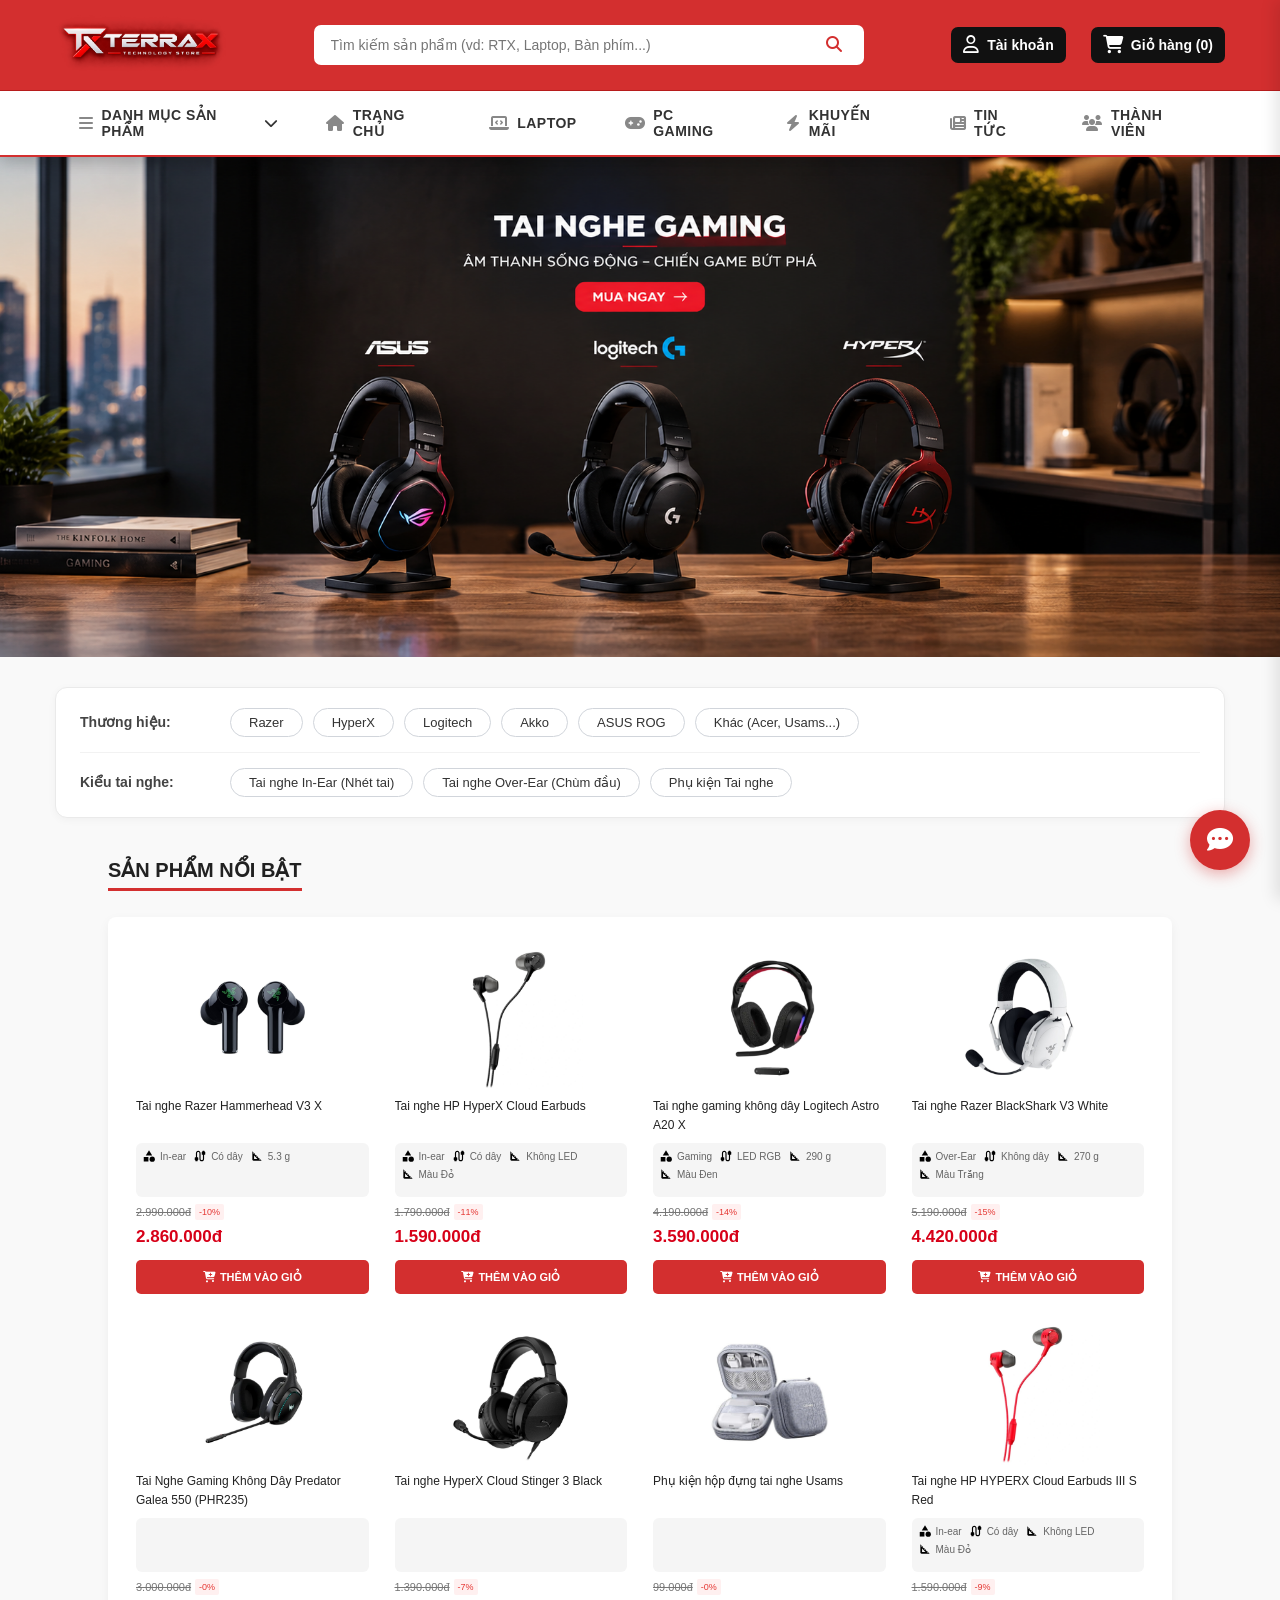
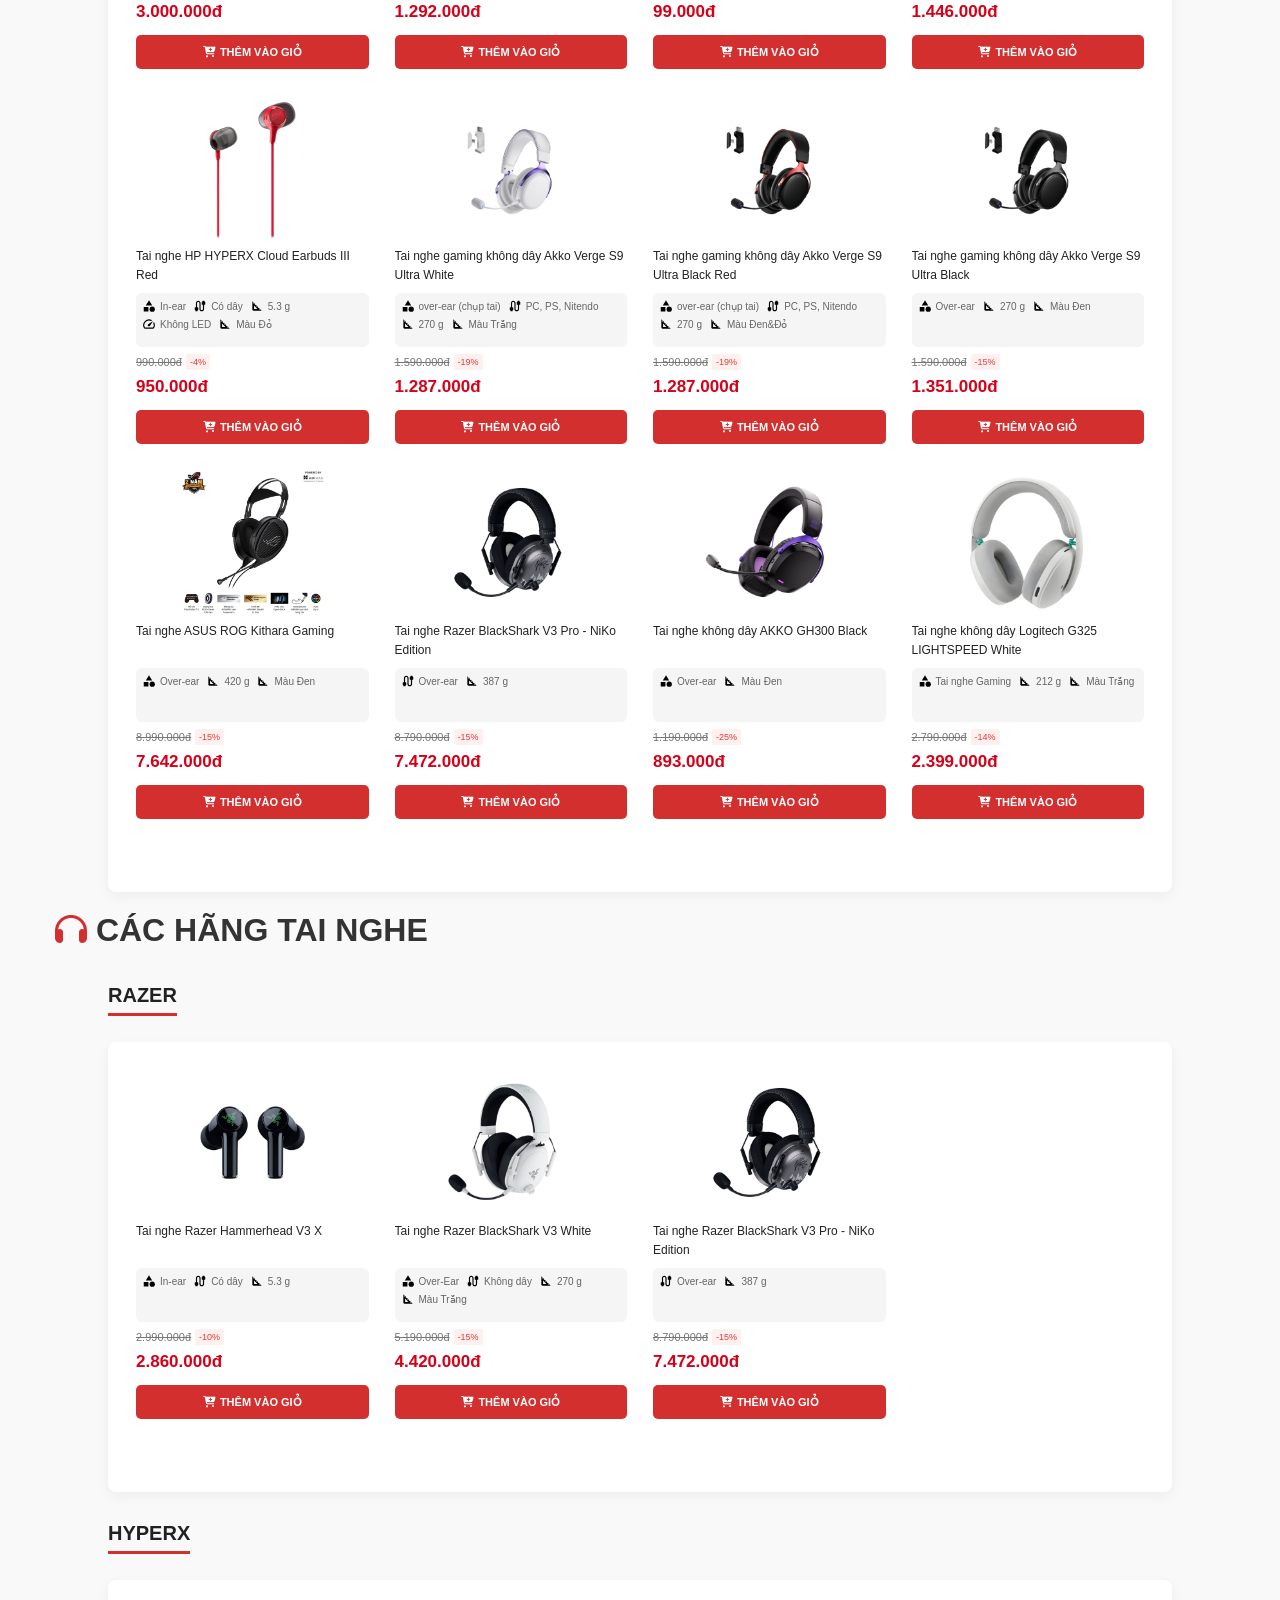
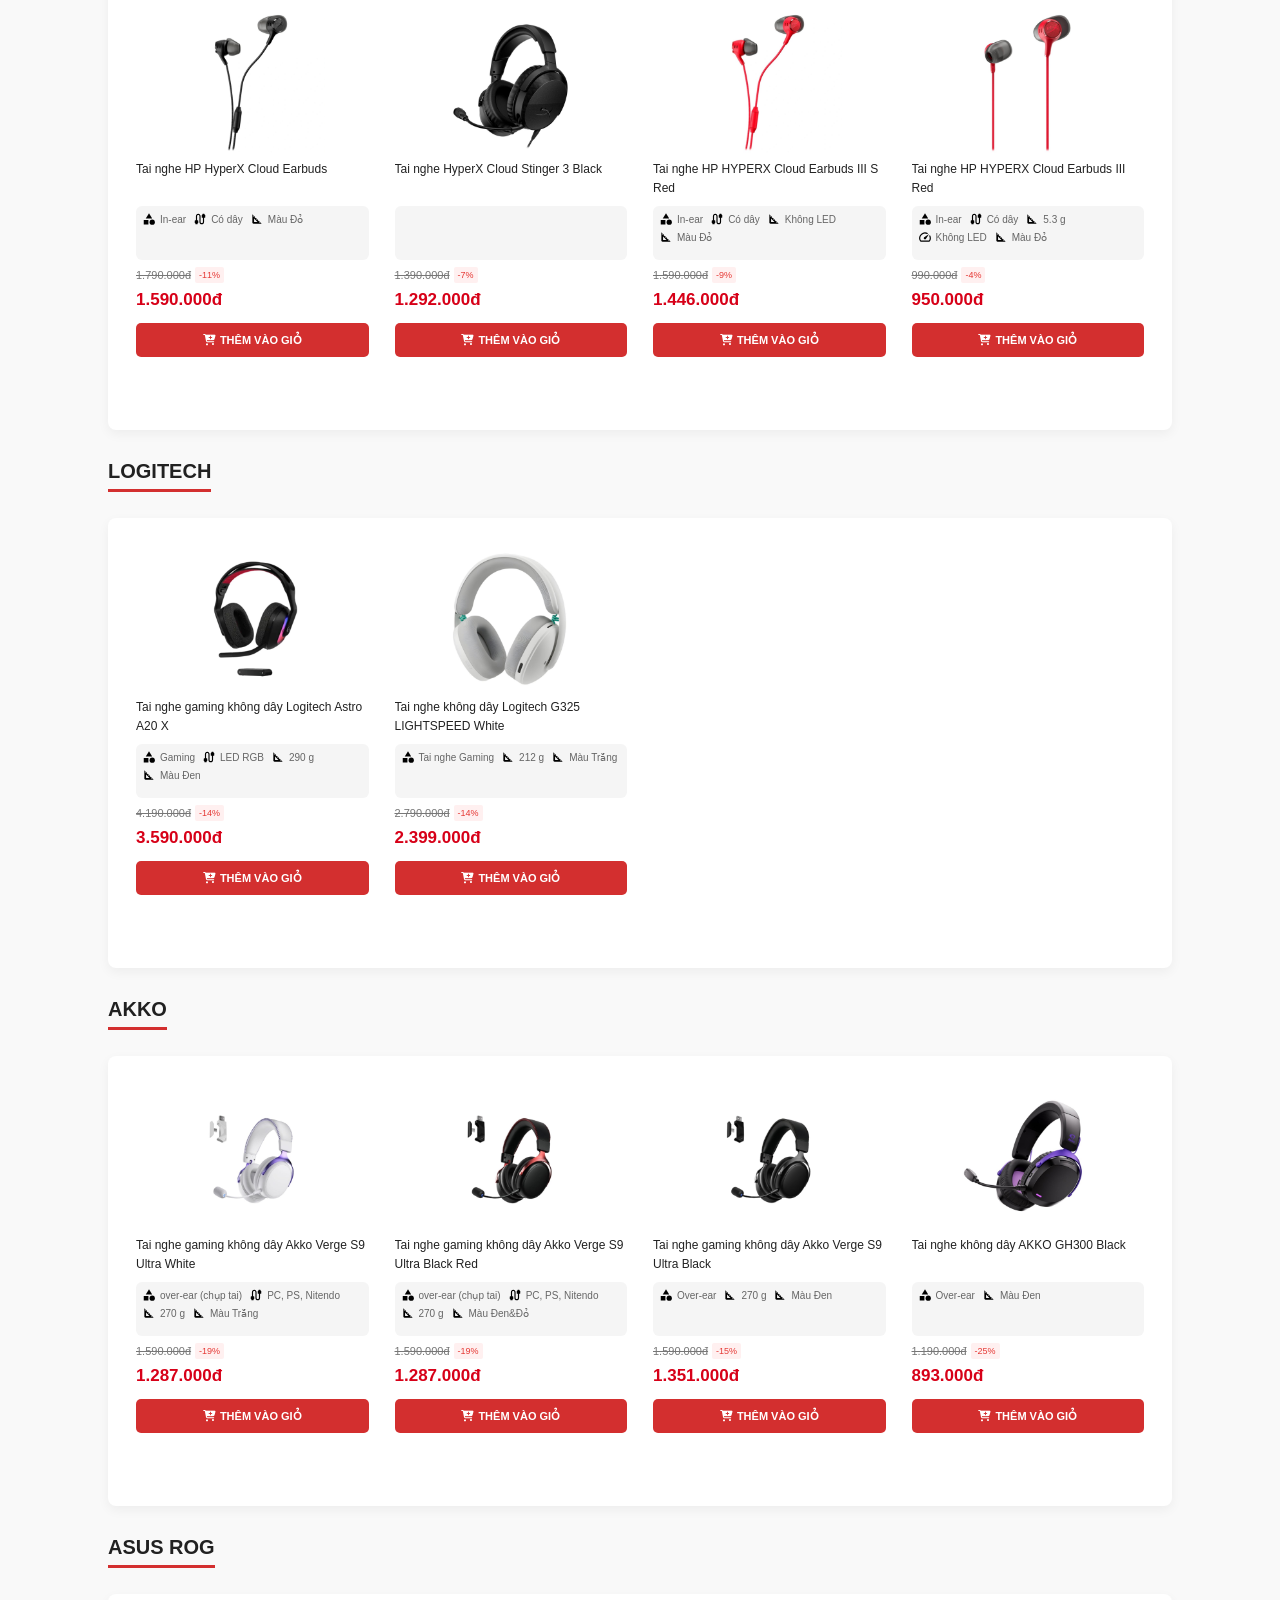
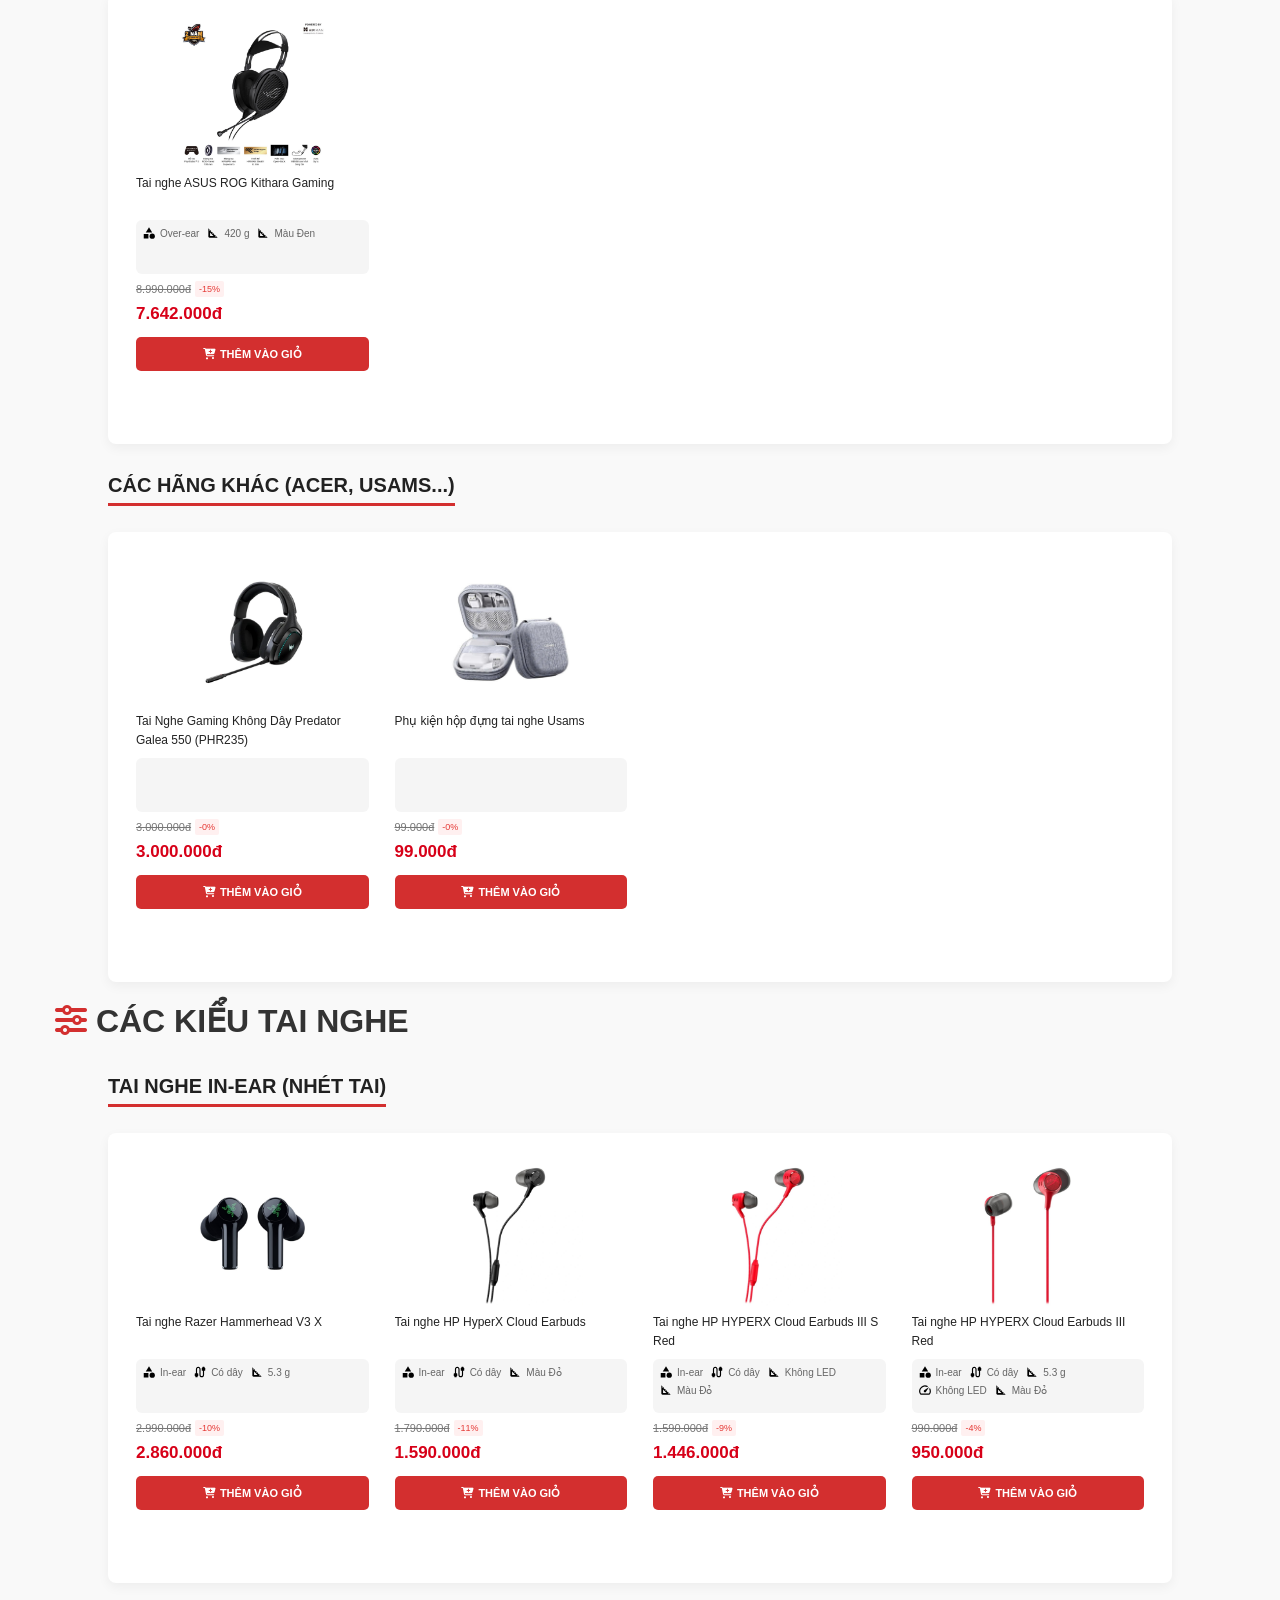
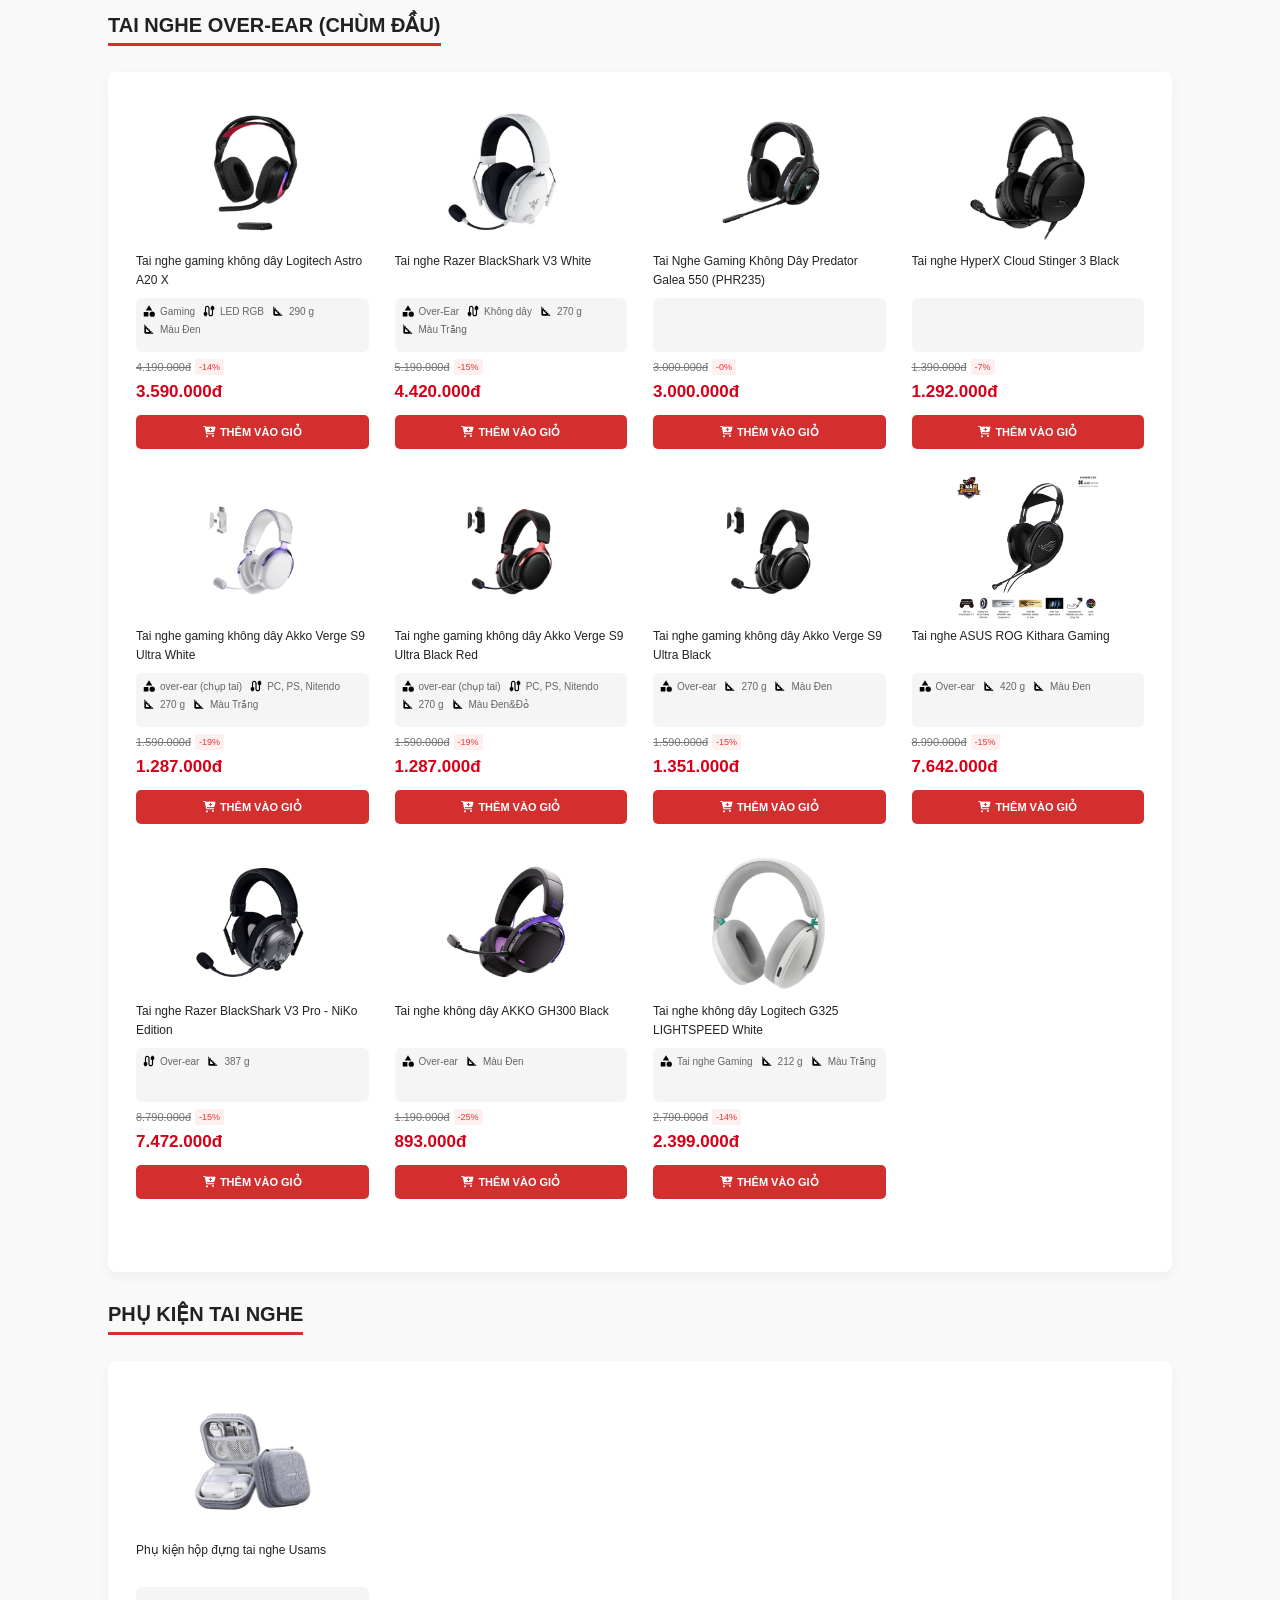
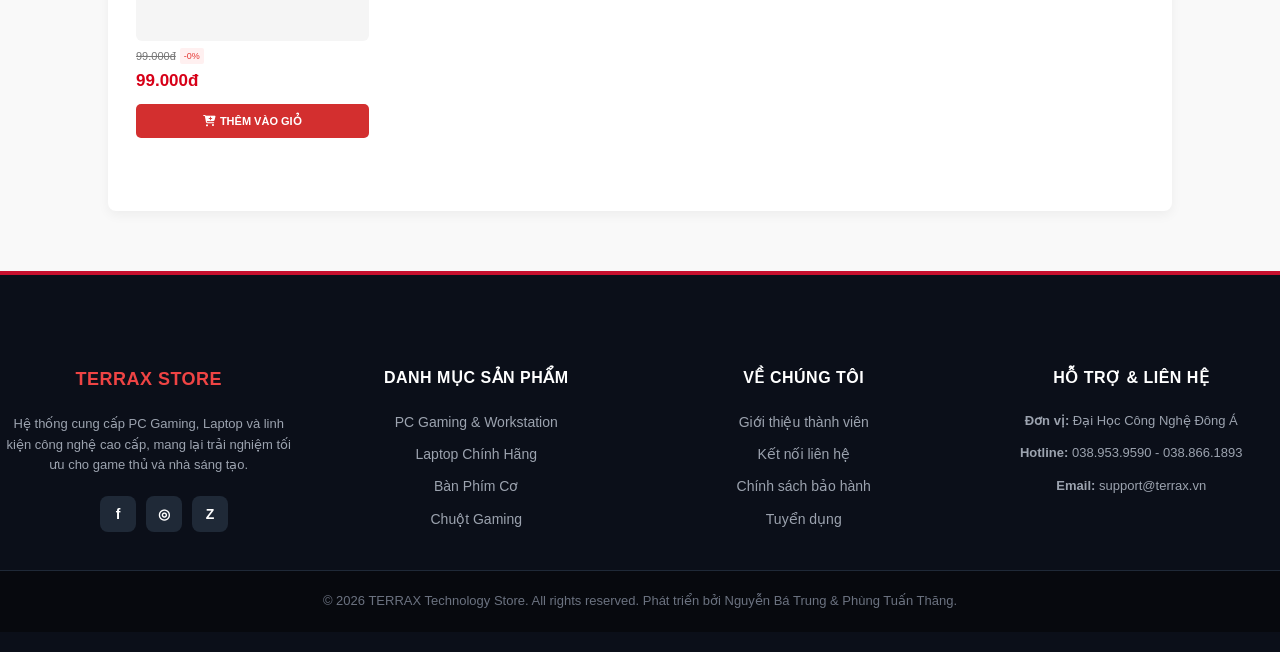
<file: tai-nghe.html>
<!doctype html>
<html lang="vi">
  <head>
    <meta charset="UTF-8" />
    <meta name="viewport" content="width=device-width, initial-scale=1.0" />
    <title>TerraX - Technology Store</title>
    <link rel="stylesheet" href="style.css" />
    <link
      rel="stylesheet"
      href="https://cdnjs.cloudflare.com/ajax/libs/font-awesome/6.4.0/css/all.min.css"
    />
    <link rel="icon" href="images/svg_logo.svg" type="image/png" />
  </head>

  <body>
    <!-- header -->
    <div class="dau_trang_co_dinh">
      <header class="phan_dau_chinh">
        <div class="khung_chua khung_phan_dau">
          <a href="index.html" class="logo_chinh">
            <img src="images/logo.png" alt="Logo TERRAX" />
          </a>

          <div class="hop_tim_kiem_lon">
            <input
              type="text"
              id="o_tim_kiem"
              placeholder="Tìm kiếm sản phẩm (vd: RTX, Laptop, Bàn phím...)"
            />
            <button id="nut_tim_kiem">
              <i class="fas fa-search"></i>
            </button>

            <div id="ket_qua_tim_kiem"></div>
          </div>

          <div class="hanh_dong_phai">
            <div
              class="muc_hanh_dong"
              onclick="openTerraXModal()"
            >
              <i class="far fa-user"></i>
              <span>Tài khoản</span>
            </div>

            <div class="muc_hanh_dong" onclick="moGioHang()">
              <i class="fas fa-shopping-cart"></i>
              <span>Giỏ hàng (<span id="dem_gio_hang">0</span>)</span>
            </div>
          </div>
        </div>
      </header>
      <!-- thanh điều hướng -->
      <nav class="thanh_dieu_huong">
        <div class="khung_chua khung_dieu_huong">
          <div class="muc_menu co_menu_con">
            <i class="fas fa-bars"></i>
            <span>DANH MỤC SẢN PHẨM</span>
            <i class="fas fa-chevron-down icon_mui_ten"></i>
            <div class="noi_dung_menu_con">
              <a href="pc.html"
                ><i class="fas fa-desktop"></i> PC Gaming / Workstation</a
              >
              <a href="laptop.html"
                ><i class="fas fa-laptop"></i> Laptop Gaming & Văn Phòng</a
              >
              <a href="bo-mach-chu.html"
                ><i class="fas fa-microchip"></i> Linh Kiện PC</a
              >
              <a href="man-hinh.html"
                ><i class="fas fa-tv"></i> Màn Hình Máy Tính</a
              >
              <a href="ban-phim.html"
                ><i class="fas fa-keyboard"></i> Bàn Phím Cơ</a
              >
              <a href="chuot.html"><i class="fas fa-mouse"></i> Chuột Gaming</a>
              <a href="tai-nghe.html"
                ><i class="fas fa-headphones"></i> Tai Nghe & Âm Thanh</a
              >
            </div>
          </div>

          <a href="index.html" class="lien_ket_menu"
            ><i class="fas fa-home"></i> TRANG CHỦ</a
          >
          <a href="laptop.html" class="lien_ket_menu"
            ><i class="fas fa-laptop-code"></i> LAPTOP</a
          >
          <a href="pc.html" class="lien_ket_menu"
            ><i class="fas fa-gamepad"></i> PC GAMING</a
          >
          <a href="#flash_sale" class="lien_ket_menu"
            ><i class="fas fa-bolt"></i> KHUYẾN MÃI</a
          >
          <a
            href="https://tinhte.vn/?utm_source=chatgpt.com"
            class="lien_ket_menu"
            ><i class="fas fa-newspaper"></i> TIN TỨC</a
          >
          <a href="lien_he.html"><i class="fas fa-users"></i> Thành viên</a>
        </div>
      </nav>
    </div>
    <section
      class="bang_chuyen_anh"
      style="background-image: url(images/banner-tainghe.png)"
    ></section>

    <section class="khung_chua" style="margin-top: 30px">
      <div class="khung_bo_loc_danh_muc">
        <div class="dong_bo_loc">
          <span class="nhan_tieu_de">Thương hiệu:</span>
          <div class="danh_sach_tag">
            <a href="#hang_razer" class="tag_pill">Razer</a>
            <a href="#hang_hyperx" class="tag_pill">HyperX</a>
            <a href="#hang_logitech" class="tag_pill">Logitech</a>
            <a href="#hang_akko" class="tag_pill">Akko</a>
            <a href="#hang_asus" class="tag_pill">ASUS ROG</a>
            <a href="#hang_khac" class="tag_pill">Khác (Acer, Usams...)</a>
          </div>
        </div>

        <div class="dong_bo_loc">
          <span class="nhan_tieu_de">Kiểu tai nghe:</span>
          <div class="danh_sach_tag">
            <a href="#kieu_in_ear" class="tag_pill"
              >Tai nghe In-Ear (Nhét tai)</a
            >
            <a href="#kieu_over_ear" class="tag_pill"
              >Tai nghe Over-Ear (Chùm đầu)</a
            >
            <a href="#kieu_phu_kien" class="tag_pill">Phụ kiện Tai nghe</a>
          </div>
        </div>
      </div>
    </section>
    <section
      class="san_pham khung_chua"
      id="san_pham_noi_bat"
      style="margin-top: 40px"
    >
      <h2 class="tieu_de_phan">SẢN PHẨM NỔI BẬT</h2>
      <div class="khung_trang">
      <div class="luoi_san_pham">
        <!-- sản phẩm 1 -->
        <div class="the_san_pham">
          <img
            src="Images_san_pham/SP_111_Tai_nghe_Razer_Hammerhead_V3_X.jpg"
            class="anh_san_pham"
            alt="Tai nghe Razer Hammerhead V3 X"
          />

          <h3 class="ten_san_pham">Tai nghe Razer Hammerhead V3 X</h3>

          <div class="nhanh_thong_so">
            <div class="spec-row">
              <div class="spec-chip">
                <img src="Tat_Ca_Icon_SVG/SP_111_1_In_ear.svg" alt="In-ear" />
                <span>In-ear</span>
              </div>

              <div class="spec-chip">
                <img src="Tat_Ca_Icon_SVG/SP_113_1_C__d_y.svg" alt="Có Mic" />
                <span>Có dây</span>
              </div>

              <div class="spec-chip">
                <img
                  src="Tat_Ca_Icon_SVG/SP_121_3_270_g.svg"
                  alt="Trọng lượng"
                />
                <span>5.3 g</span>
              </div>
            </div>
          </div>

          <div class="gia_cu_va_giam">
            <p class="gia_cu_san_pham">2.990.000đ</p>
            <span class="nhan_giam_gia">-10%</span>
          </div>

          <p class="gia_san_pham">2.860.000đ</p>

          <button class="nut_them_gio_card" onclick="themVaoGioHang(this)">
            <i class="fas fa-cart-plus"></i> THÊM VÀO GIỎ
          </button>
        </div>

        <!-- sản phẩm 2 -->
        <div class="the_san_pham">
          <img
            src="Images_san_pham/SP_113_Tai_nghe_HP_HYPERX_Cloud_Earbu.jpg"
            class="anh_san_pham"
            alt="Tai nghe HP HyperX Cloud Earbuds"
          />

          <h3 class="ten_san_pham">Tai nghe HP HyperX Cloud Earbuds</h3>

          <div class="nhanh_thong_so">
            <div class="spec-row">
              <div class="spec-chip">
                <img src="Tat_Ca_Icon_SVG/SP_113_2_In_ear.svg" alt="In-ear" />
                <span>In-ear</span>
              </div>

              <div class="spec-chip">
                <img src="Tat_Ca_Icon_SVG/SP_113_1_C__d_y.svg" alt="Có Mic" />
                <span>Có dây</span>
              </div>

              <div class="spec-chip">
                <img
                  src="Tat_Ca_Icon_SVG/SP_121_3_270_g.svg"
                  alt="Trọng lượng"
                />
                <span>Không LED</span>
              </div>

              <div class="spec-chip">
                <img
                  src="Tat_Ca_Icon_SVG/SP_121_3_270_g.svg"
                  alt="Trọng lượng"
                />
                <span>Màu Đỏ</span>
              </div>
            </div>
          </div>

          <div class="gia_cu_va_giam">
            <p class="gia_cu_san_pham">1.790.000đ</p>
            <span class="nhan_giam_gia">-11%</span>
          </div>

          <p class="gia_san_pham">1.590.000đ</p>

          <button class="nut_them_gio_card" onclick="themVaoGioHang(this)">
            <i class="fas fa-cart-plus"></i> THÊM VÀO GIỎ
          </button>
        </div>

        <!-- sản phẩm 3 -->
        <div class="the_san_pham">
          <img
            src="Images_san_pham/SP_117_Tai_nghe_gaming_kh_ng_d_y_Logi.jpg"
            class="anh_san_pham"
            alt="Tai nghe gaming không dây Logitech Astro A20 X"
          />

          <h3 class="ten_san_pham">
            Tai nghe gaming không dây Logitech Astro A20 X
          </h3>

          <div class="nhanh_thong_so">
            <div class="spec-row">
              <div class="spec-chip">
                <img src="Tat_Ca_Icon_SVG/SP_113_2_In_ear.svg" alt="In-ear" />
                <span>Gaming</span>
              </div>

              <div class="spec-chip">
                <img src="Tat_Ca_Icon_SVG/SP_113_1_C__d_y.svg" alt="Có Mic" />
                <span>LED RGB</span>
              </div>

              <div class="spec-chip">
                <img
                  src="Tat_Ca_Icon_SVG/SP_121_3_270_g.svg"
                  alt="Trọng lượng"
                />
                <span>290 g</span>
              </div>

              <div class="spec-chip">
                <img
                  src="Tat_Ca_Icon_SVG/SP_121_3_270_g.svg"
                  alt="Trọng lượng"
                />
                <span>Màu Đen</span>
              </div>
            </div>
          </div>

          <div class="gia_cu_va_giam">
            <p class="gia_cu_san_pham">4.190.000đ</p>
            <span class="nhan_giam_gia">-14%</span>
          </div>

          <p class="gia_san_pham">3.590.000đ</p>

          <button class="nut_them_gio_card" onclick="themVaoGioHang(this)">
            <i class="fas fa-cart-plus"></i> THÊM VÀO GIỎ
          </button>
        </div>

        <!-- sản phẩm 4 -->
        <div class="the_san_pham">
          <img
            src="Images_san_pham/SP_120_Tai_nghe_Razer_BlackShark_V3_W.jpg"
            class="anh_san_pham"
            alt="Tai nghe Razer BlackShark V3 White"
          />

          <h3 class="ten_san_pham">Tai nghe Razer BlackShark V3 White</h3>

          <div class="nhanh_thong_so">
            <div class="spec-row">
              <div class="spec-chip">
                <img src="Tat_Ca_Icon_SVG/SP_113_2_In_ear.svg" alt="In-ear" />
                <span>Over-Ear</span>
              </div>

              <div class="spec-chip">
                <img src="Tat_Ca_Icon_SVG/SP_113_1_C__d_y.svg" alt="Có Mic" />
                <span>Không dây</span>
              </div>

              <div class="spec-chip">
                <img
                  src="Tat_Ca_Icon_SVG/SP_121_3_270_g.svg"
                  alt="Trọng lượng"
                />
                <span>270 g</span>
              </div>

              <div class="spec-chip">
                <img
                  src="Tat_Ca_Icon_SVG/SP_121_3_270_g.svg"
                  alt="Trọng lượng"
                />
                <span>Màu Trắng</span>
              </div>
            </div>
          </div>

          <div class="gia_cu_va_giam">
            <p class="gia_cu_san_pham">5.190.000đ</p>
            <span class="nhan_giam_gia">-15%</span>
          </div>

          <p class="gia_san_pham">4.420.000đ</p>

          <button class="nut_them_gio_card" onclick="themVaoGioHang(this)">
            <i class="fas fa-cart-plus"></i> THÊM VÀO GIỎ
          </button>
        </div>

        <!-- sản phẩm 5 (không có thông số) -->
        <div class="the_san_pham khong_thong_so">
          <img
            src="Images_san_pham/SP_109_Tai_Nghe_Gaming_Kh_ng_D_y_Pred.jpg"
            class="anh_san_pham"
            alt="Tai Nghe Gaming Không Dây Predator Galea 550 (PHR235)"
          />
          <h3 class="ten_san_pham">
            Tai Nghe Gaming Không Dây Predator Galea 550 (PHR235)
          </h3>
          <div class="nhanh_thong_so"></div>
          <div class="gia_cu_va_giam">
            <p class="gia_cu_san_pham">3.000.000đ</p>
            <span class="nhan_giam_gia">-0%</span>
          </div>
          <p class="gia_san_pham">3.000.000đ</p>
          <button class="nut_them_gio_card" onclick="themVaoGioHang(this)">
            <i class="fas fa-cart-plus"></i> THÊM VÀO GIỎ
          </button>
        </div>

        <!-- sản phẩm 6 (không có thông số) -->
        <div class="the_san_pham khong_thong_so">
          <img
            src="Images_san_pham/SP_110_Tai_nghe_HyperX_Cloud_Stinger_.jpg"
            class="anh_san_pham"
            alt="Tai nghe HyperX Cloud Stinger 3 Black"
          />
          <h3 class="ten_san_pham">Tai nghe HyperX Cloud Stinger 3 Black</h3>
          <div class="nhanh_thong_so"></div>
          <div class="gia_cu_va_giam">
            <p class="gia_cu_san_pham">1.390.000đ</p>
            <span class="nhan_giam_gia">-7%</span>
          </div>
          <p class="gia_san_pham">1.292.000đ</p>
          <button class="nut_them_gio_card" onclick="themVaoGioHang(this)">
            <i class="fas fa-cart-plus"></i> THÊM VÀO GIỎ
          </button>
        </div>

        <!-- sản phẩm 7 (không có thông số) -->
        <div class="the_san_pham khong_thong_so">
          <img
            src="Images_san_pham/SP_112_Ph__ki_n_h_p___ng_tai_nghe_Usa.jpg"
            class="anh_san_pham"
            alt="Phụ kiện hộp đựng tai nghe Usams"
          />
          <h3 class="ten_san_pham">Phụ kiện hộp đựng tai nghe Usams</h3>
          <div class="nhanh_thong_so"></div>
          <div class="gia_cu_va_giam">
            <p class="gia_cu_san_pham">99.000đ</p>
            <span class="nhan_giam_gia">-0%</span>
          </div>
          <p class="gia_san_pham">99.000đ</p>
          <button class="nut_them_gio_card" onclick="themVaoGioHang(this)">
            <i class="fas fa-cart-plus"></i> THÊM VÀO GIỎ
          </button>
        </div>

        <!-- sản phẩm 8 -->
        <div class="the_san_pham">
          <img
            src="Images_san_pham/SP_114_Tai_nghe_HP_HYPERX_Cloud_Earbu.jpg"
            class="anh_san_pham"
            alt="Tai nghe HP HYPERX Cloud Earbuds III S Red"
          />
          <h3 class="ten_san_pham">
            Tai nghe HP HYPERX Cloud Earbuds III S Red
          </h3>
          <div class="nhanh_thong_so">
            <div class="spec-row">
              <div class="spec-chip">
                <img src="Tat_Ca_Icon_SVG/SP_113_2_In_ear.svg" alt="In-ear" />
                <span>In-ear</span>
              </div>

              <div class="spec-chip">
                <img src="Tat_Ca_Icon_SVG/SP_113_1_C__d_y.svg" alt="Có Mic" />
                <span>Có dây</span>
              </div>

              <div class="spec-chip">
                <img
                  src="Tat_Ca_Icon_SVG/SP_121_3_270_g.svg"
                  alt="Trọng lượng"
                />
                <span>Không LED</span>
              </div>

              <div class="spec-chip">
                <img
                  src="Tat_Ca_Icon_SVG/SP_121_3_270_g.svg"
                  alt="Trọng lượng"
                />
                <span>Màu Đỏ</span>
              </div>
            </div>
          </div>
          <div class="gia_cu_va_giam">
            <p class="gia_cu_san_pham">1.590.000đ</p>
            <span class="nhan_giam_gia">-9%</span>
          </div>
          <p class="gia_san_pham">1.446.000đ</p>
          <button class="nut_them_gio_card" onclick="themVaoGioHang(this)">
            <i class="fas fa-cart-plus"></i> THÊM VÀO GIỎ
          </button>
        </div>

        <!-- sản phẩm 9 -->
        <div class="the_san_pham">
          <img
            src="Images_san_pham/SP_115_Tai_nghe_HP_HYPERX_Cloud_Earbu.jpg"
            class="anh_san_pham"
            alt="Tai nghe HP HYPERX Cloud Earbuds III Red"
          />
          <h3 class="ten_san_pham">Tai nghe HP HYPERX Cloud Earbuds III Red</h3>
          <div class="nhanh_thong_so">
            <div class="spec-row">
              <div class="spec-chip">
                <img src="Tat_Ca_Icon_SVG/SP_113_2_In_ear.svg" alt="In-ear" />
                <span>In-ear</span>
              </div>

              <div class="spec-chip">
                <img src="Tat_Ca_Icon_SVG/SP_113_1_C__d_y.svg" alt="Có Mic" />
                <span>Có dây</span>
              </div>

              <div class="spec-chip">
                <img
                  src="Tat_Ca_Icon_SVG/SP_115_4_21_2_g.svg"
                  alt="Trọng lượng"
                />
                <span>5.3 g</span>
              </div>

              <div class="spec-chip">
                <img
                  src="Tat_Ca_Icon_SVG/SP_115_3_Kh_ng.svg"
                  alt="Trọng lượng"
                />
                <span>Không LED</span>
              </div>

              <div class="spec-chip">
                <img
                  src="Tat_Ca_Icon_SVG/SP_121_3_270_g.svg"
                  alt="Trọng lượng"
                />
                <span>Màu Đỏ</span>
              </div>
            </div>
          </div>
          <div class="gia_cu_va_giam">
            <p class="gia_cu_san_pham">990.000đ</p>
            <span class="nhan_giam_gia">-4%</span>
          </div>
          <p class="gia_san_pham">950.000đ</p>
          <button class="nut_them_gio_card" onclick="themVaoGioHang(this)">
            <i class="fas fa-cart-plus"></i> THÊM VÀO GIỎ
          </button>
        </div>

        <!-- sản phẩm 10 -->
        <div class="the_san_pham">
          <img
            src="Images_san_pham/SP_121_Tai_nghe_gaming_kh_ng_d_y_Akko.jpg"
            class="anh_san_pham"
            alt="Tai nghe gaming không dây Akko Verge S9 Ultra White"
          />
          <h3 class="ten_san_pham">
            Tai nghe gaming không dây Akko Verge S9 Ultra White
          </h3>
          <div class="nhanh_thong_so">
            <div class="spec-row">
              <div class="spec-chip">
                <img src="Tat_Ca_Icon_SVG/SP_113_2_In_ear.svg" alt="In-ear" />
                <span>over-ear (chụp tai)</span>
              </div>

              <div class="spec-chip">
                <img src="Tat_Ca_Icon_SVG/SP_113_1_C__d_y.svg" alt="Có Mic" />
                <span>PC, PS, Nitendo</span>
              </div>

              <div class="spec-chip">
                <img
                  src="Tat_Ca_Icon_SVG/SP_121_3_270_g.svg"
                  alt="Trọng lượng"
                />
                <span>270 g</span>
              </div>

              <div class="spec-chip">
                <img
                  src="Tat_Ca_Icon_SVG/SP_121_3_270_g.svg"
                  alt="Trọng lượng"
                />
                <span>Màu Trắng</span>
              </div>
            </div>
          </div>
          <div class="gia_cu_va_giam">
            <p class="gia_cu_san_pham">1.590.000đ</p>
            <span class="nhan_giam_gia">-19%</span>
          </div>
          <p class="gia_san_pham">1.287.000đ</p>
          <button class="nut_them_gio_card" onclick="themVaoGioHang(this)">
            <i class="fas fa-cart-plus"></i> THÊM VÀO GIỎ
          </button>
        </div>

        <!-- sản phẩm 11 -->
        <div class="the_san_pham">
          <img
            src="Images_san_pham/SP_122_Tai_nghe_gaming_kh_ng_d_y_Akko.jpg"
            class="anh_san_pham"
            alt="Tai nghe gaming không dây Akko Verge S9 Ultra Black Red"
          />
          <h3 class="ten_san_pham">
            Tai nghe gaming không dây Akko Verge S9 Ultra Black Red
          </h3>
          <div class="nhanh_thong_so">
            <div class="spec-row">
              <div class="spec-chip">
                <img src="Tat_Ca_Icon_SVG/SP_113_2_In_ear.svg" alt="In-ear" />
                <span>over-ear (chụp tai)</span>
              </div>

              <div class="spec-chip">
                <img src="Tat_Ca_Icon_SVG/SP_113_1_C__d_y.svg" alt="Có Mic" />
                <span>PC, PS, Nitendo</span>
              </div>

              <div class="spec-chip">
                <img
                  src="Tat_Ca_Icon_SVG/SP_121_3_270_g.svg"
                  alt="Trọng lượng"
                />
                <span>270 g</span>
              </div>

              <div class="spec-chip">
                <img
                  src="Tat_Ca_Icon_SVG/SP_121_3_270_g.svg"
                  alt="Trọng lượng"
                />
                <span>Màu Đen&Đỏ</span>
              </div>
            </div>
          </div>
          <div class="gia_cu_va_giam">
            <p class="gia_cu_san_pham">1.590.000đ</p>
            <span class="nhan_giam_gia">-19%</span>
          </div>
          <p class="gia_san_pham">1.287.000đ</p>
          <button class="nut_them_gio_card" onclick="themVaoGioHang(this)">
            <i class="fas fa-cart-plus"></i> THÊM VÀO GIỎ
          </button>
        </div>

        <!-- sản phẩm 12 -->
        <div class="the_san_pham">
          <img
            src="Images_san_pham/SP_123_Tai_nghe_gaming_kh_ng_d_y_Akko.jpg"
            class="anh_san_pham"
            alt="Tai nghe gaming không dây Akko Verge S9 Ultra Black"
          />
          <h3 class="ten_san_pham">
            Tai nghe gaming không dây Akko Verge S9 Ultra Black
          </h3>
          <div class="nhanh_thong_so">
            <div class="spec-row">
              <div class="spec-chip">
                <img src="Tat_Ca_Icon_SVG/SP_113_2_In_ear.svg" alt="In-ear" />
                <span>Over-ear</span>
              </div>

              <div class="spec-chip">
                <img src="Tat_Ca_Icon_SVG/SP_123_2_270_g.svg" alt="Có Mic" />
                <span>270 g</span>
              </div>

              <div class="spec-chip">
                <img
                  src="Tat_Ca_Icon_SVG/SP_121_3_270_g.svg"
                  alt="Trọng lượng"
                />
                <span>Màu Đen</span>
              </div>
            </div>
          </div>
          <div class="gia_cu_va_giam">
            <p class="gia_cu_san_pham">1.590.000đ</p>
            <span class="nhan_giam_gia">-15%</span>
          </div>
          <p class="gia_san_pham">1.351.000đ</p>
          <button class="nut_them_gio_card" onclick="themVaoGioHang(this)">
            <i class="fas fa-cart-plus"></i> THÊM VÀO GIỎ
          </button>
        </div>

        <!-- sản phẩm 13 -->
        <div class="the_san_pham">
          <img
            src="Images_san_pham/SP_124_Tai_nghe_ASUS_ROG_Kithara_Gami.jpg"
            class="anh_san_pham"
            alt="Tai nghe ASUS ROG Kithara Gaming"
          />

          <h3 class="ten_san_pham">Tai nghe ASUS ROG Kithara Gaming</h3>

          <div class="nhanh_thong_so">
            <div class="spec-row">
              <div class="spec-chip">
                <img
                  src="Tat_Ca_Icon_SVG/SP_113_2_In_ear.svg"
                  alt="Loại tai nghe"
                />
                <span>Over-ear</span>
              </div>

              <div class="spec-chip">
                <img
                  src="Tat_Ca_Icon_SVG/SP_121_3_270_g.svg"
                  alt="Trọng lượng"
                />
                <span>420 g</span>
              </div>

              <div class="spec-chip">
                <img src="Tat_Ca_Icon_SVG/SP_121_3_270_g.svg" alt="Màu sắc" />
                <span>Màu Đen</span>
              </div>
            </div>
          </div>

          <div class="gia_cu_va_giam">
            <p class="gia_cu_san_pham">8.990.000đ</p>
            <span class="nhan_giam_gia">-15%</span>
          </div>

          <p class="gia_san_pham">7.642.000đ</p>

          <button class="nut_them_gio_card" onclick="themVaoGioHang(this)">
            <i class="fas fa-cart-plus"></i> THÊM VÀO GIỎ
          </button>
        </div>

        <!-- sản phẩm 14 -->
        <div class="the_san_pham">
          <img
            src="Images_san_pham/SP_125_Tai_nghe_Razer_BlackShark_V3_P.jpg"
            class="anh_san_pham"
            alt="Tai nghe Razer BlackShark V3 Pro - NiKo Edition"
          />

          <h3 class="ten_san_pham">
            Tai nghe Razer BlackShark V3 Pro - NiKo Edition
          </h3>

          <div class="nhanh_thong_so">
            <div class="spec-row">
              <div class="spec-chip">
                <img
                  src="Tat_Ca_Icon_SVG/SP_113_1_C__d_y.svg"
                  alt="Loại tai nghe"
                />
                <span>Over-ear</span>
              </div>

              <div class="spec-chip">
                <img
                  src="Tat_Ca_Icon_SVG/SP_121_3_270_g.svg"
                  alt="Trọng lượng"
                />
                <span>387 g</span>
              </div>
            </div>
          </div>

          <div class="gia_cu_va_giam">
            <p class="gia_cu_san_pham">8.790.000đ</p>
            <span class="nhan_giam_gia">-15%</span>
          </div>

          <p class="gia_san_pham">7.472.000đ</p>

          <button class="nut_them_gio_card" onclick="themVaoGioHang(this)">
            <i class="fas fa-cart-plus"></i> THÊM VÀO GIỎ
          </button>
        </div>

        <!-- sản phẩm 15 -->
        <div class="the_san_pham">
          <img
            src="Images_san_pham/SP_127_Tai_nghe_kh_ng_d_y_AKKO_GH300_.jpg"
            class="anh_san_pham"
            alt="Tai nghe không dây AKKO GH300 Black"
          />

          <h3 class="ten_san_pham">Tai nghe không dây AKKO GH300 Black</h3>

          <div class="nhanh_thong_so">
            <div class="spec-row">
              <div class="spec-chip">
                <img
                  src="Tat_Ca_Icon_SVG/SP_113_2_In_ear.svg"
                  alt="Loại tai nghe"
                />
                <span>Over-ear</span>
              </div>

              <div class="spec-chip">
                <img src="Tat_Ca_Icon_SVG/SP_121_3_270_g.svg" alt="Màu sắc" />
                <span>Màu Đen</span>
              </div>
            </div>
          </div>

          <div class="gia_cu_va_giam">
            <p class="gia_cu_san_pham">1.190.000đ</p>
            <span class="nhan_giam_gia">-25%</span>
          </div>

          <p class="gia_san_pham">893.000đ</p>

          <button class="nut_them_gio_card" onclick="themVaoGioHang(this)">
            <i class="fas fa-cart-plus"></i> THÊM VÀO GIỎ
          </button>
        </div>

        <!-- sản phẩm 16 -->
        <div class="the_san_pham">
          <img
            src="Images_san_pham/SP_128_Tai_nghe_kh_ng_d_y_Logitech_G3.jpg"
            class="anh_san_pham"
            alt="Tai nghe không dây Logitech G325 LIGHTSPEED White"
          />

          <h3 class="ten_san_pham">
            Tai nghe không dây Logitech G325 LIGHTSPEED White
          </h3>

          <div class="nhanh_thong_so" id="#flash_sale">
            <div class="spec-row">
              <div class="spec-chip">
                <img
                  src="Tat_Ca_Icon_SVG/SP_113_2_In_ear.svg"
                  alt="Loại tai nghe"
                />
                <span>Tai nghe Gaming</span>
              </div>

              <div class="spec-chip">
                <img
                  src="Tat_Ca_Icon_SVG/SP_121_3_270_g.svg"
                  alt="Trọng lượng"
                />
                <span>212 g</span>
              </div>

              <div class="spec-chip">
                <img src="Tat_Ca_Icon_SVG/SP_121_3_270_g.svg" alt="Màu sắc" />
                <span>Màu Trắng</span>
              </div>
            </div>
          </div>

          <div class="gia_cu_va_giam">
            <p class="gia_cu_san_pham">2.790.000đ</p>
            <span class="nhan_giam_gia">-14%</span>
          </div>

          <p class="gia_san_pham">2.399.000đ</p>

          <button class="nut_them_gio_card" onclick="themVaoGioHang(this)">
            <i class="fas fa-cart-plus"></i> THÊM VÀO GIỎ
          </button>
        </div>
      </div>
      </div>
    </section>

    <!-- mục cụm lớn 1: các hãng tai nghe -->
    <div class="khung_chua cum_phan_loai_lon">
      <h1 class="tieu_de_nhom_to">
        <i
          class="fas fa-headphones"
          style="color: var(--mau_chinh, #d32f2f)"
        ></i>
        CÁC HÃNG TAI NGHE
      </h1>

      <!-- hãng razer -->
      <section class="san_pham" id="hang_razer">
        <h2 class="tieu_de_phan">RAZER</h2>
        <div class="khung_trang">
        <div class="luoi_san_pham">
          <!-- sp 1 -->
          <div class="the_san_pham">
            <img
              src="Images_san_pham/SP_111_Tai_nghe_Razer_Hammerhead_V3_X.jpg"
              class="anh_san_pham"
              alt="Tai nghe Razer Hammerhead V3 X"
            />
            <h3 class="ten_san_pham">Tai nghe Razer Hammerhead V3 X</h3>
            <div class="nhanh_thong_so">
              <div class="spec-row">
                <div class="spec-chip">
                  <img src="Tat_Ca_Icon_SVG/SP_111_1_In_ear.svg" alt="" /><span
                    >In-ear</span
                  >
                </div>
                <div class="spec-chip">
                  <img src="Tat_Ca_Icon_SVG/SP_113_1_C__d_y.svg" alt="" /><span
                    >Có dây</span
                  >
                </div>
                <div class="spec-chip">
                  <img src="Tat_Ca_Icon_SVG/SP_121_3_270_g.svg" alt="" /><span
                    >5.3 g</span
                  >
                </div>
              </div>
            </div>
            <div class="gia_cu_va_giam">
              <p class="gia_cu_san_pham">2.990.000đ</p>
              <span class="nhan_giam_gia">-10%</span>
            </div>
            <p class="gia_san_pham">2.860.000đ</p>
            <button class="nut_them_gio_card" onclick="themVaoGioHang(this)">
              <i class="fas fa-cart-plus"></i> THÊM VÀO GIỎ
            </button>
          </div>
          <!-- sp 4 -->
          <div class="the_san_pham">
            <img
              src="Images_san_pham/SP_120_Tai_nghe_Razer_BlackShark_V3_W.jpg"
              class="anh_san_pham"
              alt="Tai nghe Razer BlackShark V3 White"
            />
            <h3 class="ten_san_pham">Tai nghe Razer BlackShark V3 White</h3>
            <div class="nhanh_thong_so">
              <div class="spec-row">
                <div class="spec-chip">
                  <img src="Tat_Ca_Icon_SVG/SP_113_2_In_ear.svg" alt="" /><span
                    >Over-Ear</span
                  >
                </div>
                <div class="spec-chip">
                  <img src="Tat_Ca_Icon_SVG/SP_113_1_C__d_y.svg" alt="" /><span
                    >Không dây</span
                  >
                </div>
                <div class="spec-chip">
                  <img src="Tat_Ca_Icon_SVG/SP_121_3_270_g.svg" alt="" /><span
                    >270 g</span
                  >
                </div>
                <div class="spec-chip">
                  <img src="Tat_Ca_Icon_SVG/SP_121_3_270_g.svg" alt="" /><span
                    >Màu Trắng</span
                  >
                </div>
              </div>
            </div>
            <div class="gia_cu_va_giam">
              <p class="gia_cu_san_pham">5.190.000đ</p>
              <span class="nhan_giam_gia">-15%</span>
            </div>
            <p class="gia_san_pham">4.420.000đ</p>
            <button class="nut_them_gio_card" onclick="themVaoGioHang(this)">
              <i class="fas fa-cart-plus"></i> THÊM VÀO GIỎ
            </button>
          </div>
          <!-- sp 14 -->
          <div class="the_san_pham">
            <img
              src="Images_san_pham/SP_125_Tai_nghe_Razer_BlackShark_V3_P.jpg"
              class="anh_san_pham"
              alt=""
            />
            <h3 class="ten_san_pham">
              Tai nghe Razer BlackShark V3 Pro - NiKo Edition
            </h3>
            <div class="nhanh_thong_so">
              <div class="spec-row">
                <div class="spec-chip">
                  <img src="Tat_Ca_Icon_SVG/SP_113_1_C__d_y.svg" alt="" /><span
                    >Over-ear</span
                  >
                </div>
                <div class="spec-chip">
                  <img src="Tat_Ca_Icon_SVG/SP_121_3_270_g.svg" alt="" /><span
                    >387 g</span
                  >
                </div>
              </div>
            </div>
            <div class="gia_cu_va_giam">
              <p class="gia_cu_san_pham">8.790.000đ</p>
              <span class="nhan_giam_gia">-15%</span>
            </div>
            <p class="gia_san_pham">7.472.000đ</p>
            <button class="nut_them_gio_card" onclick="themVaoGioHang(this)">
              <i class="fas fa-cart-plus"></i> THÊM VÀO GIỎ
            </button>
          </div>
        </div>
        </div>
      </section>

      <!-- hãng hyperx -->
      <section class="san_pham" id="hang_hyperx" style="margin-top: 30px">
        <h2 class="tieu_de_phan">HYPERX</h2>
        <div class="khung_trang">
        <div class="luoi_san_pham">
          <!-- sp 2 -->
          <div class="the_san_pham">
            <img
              src="Images_san_pham/SP_113_Tai_nghe_HP_HYPERX_Cloud_Earbu.jpg"
              class="anh_san_pham"
              alt=""
            />
            <h3 class="ten_san_pham">Tai nghe HP HyperX Cloud Earbuds</h3>
            <div class="nhanh_thong_so">
              <div class="spec-row">
                <div class="spec-chip">
                  <img src="Tat_Ca_Icon_SVG/SP_113_2_In_ear.svg" alt="" /><span
                    >In-ear</span
                  >
                </div>
                <div class="spec-chip">
                  <img src="Tat_Ca_Icon_SVG/SP_113_1_C__d_y.svg" alt="" /><span
                    >Có dây</span
                  >
                </div>
                <div class="spec-chip">
                  <img src="Tat_Ca_Icon_SVG/SP_121_3_270_g.svg" alt="" /><span
                    >Màu Đỏ</span
                  >
                </div>
              </div>
            </div>
            <div class="gia_cu_va_giam">
              <p class="gia_cu_san_pham">1.790.000đ</p>
              <span class="nhan_giam_gia">-11%</span>
            </div>
            <p class="gia_san_pham">1.590.000đ</p>
            <button class="nut_them_gio_card" onclick="themVaoGioHang(this)">
              <i class="fas fa-cart-plus"></i> THÊM VÀO GIỎ
            </button>
          </div>
          <!-- sp 6 (không có thông số) -->
          <div class="the_san_pham khong_thong_so">
            <img
              src="Images_san_pham/SP_110_Tai_nghe_HyperX_Cloud_Stinger_.jpg"
              class="anh_san_pham"
              alt=""
            />
            <h3 class="ten_san_pham">Tai nghe HyperX Cloud Stinger 3 Black</h3>
            <div class="nhanh_thong_so"></div>
            <div class="gia_cu_va_giam">
              <p class="gia_cu_san_pham">1.390.000đ</p>
              <span class="nhan_giam_gia">-7%</span>
            </div>
            <p class="gia_san_pham">1.292.000đ</p>
            <button class="nut_them_gio_card" onclick="themVaoGioHang(this)">
              <i class="fas fa-cart-plus"></i> THÊM VÀO GIỎ
            </button>
          </div>
          <!-- sp 8 -->
          <div class="the_san_pham">
            <img
              src="Images_san_pham/SP_114_Tai_nghe_HP_HYPERX_Cloud_Earbu.jpg"
              class="anh_san_pham"
              alt=""
            />
            <h3 class="ten_san_pham">
              Tai nghe HP HYPERX Cloud Earbuds III S Red
            </h3>
            <div class="nhanh_thong_so">
              <div class="spec-row">
                <div class="spec-chip">
                  <img src="Tat_Ca_Icon_SVG/SP_113_2_In_ear.svg" alt="" /><span
                    >In-ear</span
                  >
                </div>
                <div class="spec-chip">
                  <img src="Tat_Ca_Icon_SVG/SP_113_1_C__d_y.svg" alt="" /><span
                    >Có dây</span
                  >
                </div>
                <div class="spec-chip">
                  <img src="Tat_Ca_Icon_SVG/SP_121_3_270_g.svg" alt="" /><span
                    >Không LED</span
                  >
                </div>
                <div class="spec-chip">
                  <img src="Tat_Ca_Icon_SVG/SP_121_3_270_g.svg" alt="" /><span
                    >Màu Đỏ</span
                  >
                </div>
              </div>
            </div>
            <div class="gia_cu_va_giam">
              <p class="gia_cu_san_pham">1.590.000đ</p>
              <span class="nhan_giam_gia">-9%</span>
            </div>
            <p class="gia_san_pham">1.446.000đ</p>
            <button class="nut_them_gio_card" onclick="themVaoGioHang(this)">
              <i class="fas fa-cart-plus"></i> THÊM VÀO GIỎ
            </button>
          </div>
          <!-- sp 9 -->
          <div class="the_san_pham">
            <img
              src="Images_san_pham/SP_115_Tai_nghe_HP_HYPERX_Cloud_Earbu.jpg"
              class="anh_san_pham"
              alt=""
            />
            <h3 class="ten_san_pham">
              Tai nghe HP HYPERX Cloud Earbuds III Red
            </h3>
            <div class="nhanh_thong_so">
              <div class="spec-row">
                <div class="spec-chip">
                  <img src="Tat_Ca_Icon_SVG/SP_113_2_In_ear.svg" alt="" /><span
                    >In-ear</span
                  >
                </div>
                <div class="spec-chip">
                  <img src="Tat_Ca_Icon_SVG/SP_113_1_C__d_y.svg" alt="" /><span
                    >Có dây</span
                  >
                </div>
                <div class="spec-chip">
                  <img src="Tat_Ca_Icon_SVG/SP_115_4_21_2_g.svg" alt="" /><span
                    >5.3 g</span
                  >
                </div>
                <div class="spec-chip">
                  <img src="Tat_Ca_Icon_SVG/SP_115_3_Kh_ng.svg" alt="" /><span
                    >Không LED</span
                  >
                </div>
                <div class="spec-chip">
                  <img src="Tat_Ca_Icon_SVG/SP_121_3_270_g.svg" alt="" /><span
                    >Màu Đỏ</span
                  >
                </div>
              </div>
            </div>
            <div class="gia_cu_va_giam">
              <p class="gia_cu_san_pham">990.000đ</p>
              <span class="nhan_giam_gia">-4%</span>
            </div>
            <p class="gia_san_pham">950.000đ</p>
            <button class="nut_them_gio_card" onclick="themVaoGioHang(this)">
              <i class="fas fa-cart-plus"></i> THÊM VÀO GIỎ
            </button>
          </div>
        </div>
        </div>
      </section>

      <!-- hãng logitech -->
      <section class="san_pham" id="hang_logitech" style="margin-top: 30px">
        <h2 class="tieu_de_phan">LOGITECH</h2>
        <div class="khung_trang">
        <div class="luoi_san_pham">
          <!-- sp 3 -->
          <div class="the_san_pham">
            <img
              src="Images_san_pham/SP_117_Tai_nghe_gaming_kh_ng_d_y_Logi.jpg"
              class="anh_san_pham"
              alt=""
            />
            <h3 class="ten_san_pham">
              Tai nghe gaming không dây Logitech Astro A20 X
            </h3>
            <div class="nhanh_thong_so">
              <div class="spec-row">
                <div class="spec-chip">
                  <img src="Tat_Ca_Icon_SVG/SP_113_2_In_ear.svg" alt="" /><span
                    >Gaming</span
                  >
                </div>
                <div class="spec-chip">
                  <img src="Tat_Ca_Icon_SVG/SP_113_1_C__d_y.svg" alt="" /><span
                    >LED RGB</span
                  >
                </div>
                <div class="spec-chip">
                  <img src="Tat_Ca_Icon_SVG/SP_121_3_270_g.svg" alt="" /><span
                    >290 g</span
                  >
                </div>
                <div class="spec-chip">
                  <img src="Tat_Ca_Icon_SVG/SP_121_3_270_g.svg" alt="" /><span
                    >Màu Đen</span
                  >
                </div>
              </div>
            </div>
            <div class="gia_cu_va_giam">
              <p class="gia_cu_san_pham">4.190.000đ</p>
              <span class="nhan_giam_gia">-14%</span>
            </div>
            <p class="gia_san_pham">3.590.000đ</p>
            <button class="nut_them_gio_card" onclick="themVaoGioHang(this)">
              <i class="fas fa-cart-plus"></i> THÊM VÀO GIỎ
            </button>
          </div>
          <!-- sp 16 -->
          <div class="the_san_pham">
            <img
              src="Images_san_pham/SP_128_Tai_nghe_kh_ng_d_y_Logitech_G3.jpg"
              class="anh_san_pham"
              alt=""
            />
            <h3 class="ten_san_pham">
              Tai nghe không dây Logitech G325 LIGHTSPEED White
            </h3>
            <div class="nhanh_thong_so">
              <div class="spec-row">
                <div class="spec-chip">
                  <img src="Tat_Ca_Icon_SVG/SP_113_2_In_ear.svg" alt="" /><span
                    >Tai nghe Gaming</span
                  >
                </div>
                <div class="spec-chip">
                  <img src="Tat_Ca_Icon_SVG/SP_121_3_270_g.svg" alt="" /><span
                    >212 g</span
                  >
                </div>
                <div class="spec-chip">
                  <img src="Tat_Ca_Icon_SVG/SP_121_3_270_g.svg" alt="" /><span
                    >Màu Trắng</span
                  >
                </div>
              </div>
            </div>
            <div class="gia_cu_va_giam">
              <p class="gia_cu_san_pham">2.790.000đ</p>
              <span class="nhan_giam_gia">-14%</span>
            </div>
            <p class="gia_san_pham">2.399.000đ</p>
            <button class="nut_them_gio_card" onclick="themVaoGioHang(this)">
              <i class="fas fa-cart-plus"></i> THÊM VÀO GIỎ
            </button>
          </div>
        </div>
        </div>
      </section>

      <!-- hãng akko -->
      <section class="san_pham" id="hang_akko" style="margin-top: 30px">
        <h2 class="tieu_de_phan">AKKO</h2>
        <div class="khung_trang">
        <div class="luoi_san_pham">
          <!-- sp 10 -->
          <div class="the_san_pham">
            <img
              src="Images_san_pham/SP_121_Tai_nghe_gaming_kh_ng_d_y_Akko.jpg"
              class="anh_san_pham"
              alt=""
            />
            <h3 class="ten_san_pham">
              Tai nghe gaming không dây Akko Verge S9 Ultra White
            </h3>
            <div class="nhanh_thong_so">
              <div class="spec-row">
                <div class="spec-chip">
                  <img src="Tat_Ca_Icon_SVG/SP_113_2_In_ear.svg" alt="" /><span
                    >over-ear (chụp tai)</span
                  >
                </div>
                <div class="spec-chip">
                  <img src="Tat_Ca_Icon_SVG/SP_113_1_C__d_y.svg" alt="" /><span
                    >PC, PS, Nitendo</span
                  >
                </div>
                <div class="spec-chip">
                  <img src="Tat_Ca_Icon_SVG/SP_121_3_270_g.svg" alt="" /><span
                    >270 g</span
                  >
                </div>
                <div class="spec-chip">
                  <img src="Tat_Ca_Icon_SVG/SP_121_3_270_g.svg" alt="" /><span
                    >Màu Trắng</span
                  >
                </div>
              </div>
            </div>
            <div class="gia_cu_va_giam">
              <p class="gia_cu_san_pham">1.590.000đ</p>
              <span class="nhan_giam_gia">-19%</span>
            </div>
            <p class="gia_san_pham">1.287.000đ</p>
            <button class="nut_them_gio_card" onclick="themVaoGioHang(this)">
              <i class="fas fa-cart-plus"></i> THÊM VÀO GIỎ
            </button>
          </div>
          <!-- sp 11 -->
          <div class="the_san_pham">
            <img
              src="Images_san_pham/SP_122_Tai_nghe_gaming_kh_ng_d_y_Akko.jpg"
              class="anh_san_pham"
              alt=""
            />
            <h3 class="ten_san_pham">
              Tai nghe gaming không dây Akko Verge S9 Ultra Black Red
            </h3>
            <div class="nhanh_thong_so">
              <div class="spec-row">
                <div class="spec-chip">
                  <img src="Tat_Ca_Icon_SVG/SP_113_2_In_ear.svg" alt="" /><span
                    >over-ear (chụp tai)</span
                  >
                </div>
                <div class="spec-chip">
                  <img src="Tat_Ca_Icon_SVG/SP_113_1_C__d_y.svg" alt="" /><span
                    >PC, PS, Nitendo</span
                  >
                </div>
                <div class="spec-chip">
                  <img src="Tat_Ca_Icon_SVG/SP_121_3_270_g.svg" alt="" /><span
                    >270 g</span
                  >
                </div>
                <div class="spec-chip">
                  <img src="Tat_Ca_Icon_SVG/SP_121_3_270_g.svg" alt="" /><span
                    >Màu Đen&Đỏ</span
                  >
                </div>
              </div>
            </div>
            <div class="gia_cu_va_giam">
              <p class="gia_cu_san_pham">1.590.000đ</p>
              <span class="nhan_giam_gia">-19%</span>
            </div>
            <p class="gia_san_pham">1.287.000đ</p>
            <button class="nut_them_gio_card" onclick="themVaoGioHang(this)">
              <i class="fas fa-cart-plus"></i> THÊM VÀO GIỎ
            </button>
          </div>
          <!-- sp 12 -->
          <div class="the_san_pham">
            <img
              src="Images_san_pham/SP_123_Tai_nghe_gaming_kh_ng_d_y_Akko.jpg"
              class="anh_san_pham"
              alt=""
            />
            <h3 class="ten_san_pham">
              Tai nghe gaming không dây Akko Verge S9 Ultra Black
            </h3>
            <div class="nhanh_thong_so">
              <div class="spec-row">
                <div class="spec-chip">
                  <img src="Tat_Ca_Icon_SVG/SP_113_2_In_ear.svg" alt="" /><span
                    >Over-ear</span
                  >
                </div>
                <div class="spec-chip">
                  <img src="Tat_Ca_Icon_SVG/SP_123_2_270_g.svg" alt="" /><span
                    >270 g</span
                  >
                </div>
                <div class="spec-chip">
                  <img src="Tat_Ca_Icon_SVG/SP_121_3_270_g.svg" alt="" /><span
                    >Màu Đen</span
                  >
                </div>
              </div>
            </div>
            <div class="gia_cu_va_giam">
              <p class="gia_cu_san_pham">1.590.000đ</p>
              <span class="nhan_giam_gia">-15%</span>
            </div>
            <p class="gia_san_pham">1.351.000đ</p>
            <button class="nut_them_gio_card" onclick="themVaoGioHang(this)">
              <i class="fas fa-cart-plus"></i> THÊM VÀO GIỎ
            </button>
          </div>
          <!-- sp 15 -->
          <div class="the_san_pham">
            <img
              src="Images_san_pham/SP_127_Tai_nghe_kh_ng_d_y_AKKO_GH300_.jpg"
              class="anh_san_pham"
              alt=""
            />
            <h3 class="ten_san_pham">Tai nghe không dây AKKO GH300 Black</h3>
            <div class="nhanh_thong_so">
              <div class="spec-row">
                <div class="spec-chip">
                  <img src="Tat_Ca_Icon_SVG/SP_113_2_In_ear.svg" alt="" /><span
                    >Over-ear</span
                  >
                </div>
                <div class="spec-chip">
                  <img src="Tat_Ca_Icon_SVG/SP_121_3_270_g.svg" alt="" /><span
                    >Màu Đen</span
                  >
                </div>
              </div>
            </div>
            <div class="gia_cu_va_giam">
              <p class="gia_cu_san_pham">1.190.000đ</p>
              <span class="nhan_giam_gia">-25%</span>
            </div>
            <p class="gia_san_pham">893.000đ</p>
            <button class="nut_them_gio_card" onclick="themVaoGioHang(this)">
              <i class="fas fa-cart-plus"></i> THÊM VÀO GIỎ
            </button>
          </div>
        </div>
        </div>
      </section>

      <!-- hãng asus rog -->
      <section class="san_pham" id="hang_asus" style="margin-top: 30px">
        <h2 class="tieu_de_phan">ASUS ROG</h2>
        <div class="khung_trang">
        <div class="luoi_san_pham">
          <!-- sp 13 -->
          <div class="the_san_pham">
            <img
              src="Images_san_pham/SP_124_Tai_nghe_ASUS_ROG_Kithara_Gami.jpg"
              class="anh_san_pham"
              alt=""
            />
            <h3 class="ten_san_pham">Tai nghe ASUS ROG Kithara Gaming</h3>
            <div class="nhanh_thong_so">
              <div class="spec-row">
                <div class="spec-chip">
                  <img src="Tat_Ca_Icon_SVG/SP_113_2_In_ear.svg" alt="" /><span
                    >Over-ear</span
                  >
                </div>
                <div class="spec-chip">
                  <img src="Tat_Ca_Icon_SVG/SP_121_3_270_g.svg" alt="" /><span
                    >420 g</span
                  >
                </div>
                <div class="spec-chip">
                  <img src="Tat_Ca_Icon_SVG/SP_121_3_270_g.svg" alt="" /><span
                    >Màu Đen</span
                  >
                </div>
              </div>
            </div>
            <div class="gia_cu_va_giam">
              <p class="gia_cu_san_pham">8.990.000đ</p>
              <span class="nhan_giam_gia">-15%</span>
            </div>
            <p class="gia_san_pham">7.642.000đ</p>
            <button class="nut_them_gio_card" onclick="themVaoGioHang(this)">
              <i class="fas fa-cart-plus"></i> THÊM VÀO GIỎ
            </button>
          </div>
        </div>
        </div>
      </section>

      <!-- hãng khác -->
      <section class="san_pham" id="hang_khac" style="margin-top: 30px">
        <h2 class="tieu_de_phan">CÁC HÃNG KHÁC (ACER, USAMS...)</h2>
        <div class="khung_trang">
        <div class="luoi_san_pham">
          <!-- sp 5 (không có thông số) -->
          <div class="the_san_pham khong_thong_so">
            <img
              src="Images_san_pham/SP_109_Tai_Nghe_Gaming_Kh_ng_D_y_Pred.jpg"
              class="anh_san_pham"
              alt=""
            />
            <h3 class="ten_san_pham">
              Tai Nghe Gaming Không Dây Predator Galea 550 (PHR235)
            </h3>
            <div class="nhanh_thong_so"></div>
            <div class="gia_cu_va_giam">
              <p class="gia_cu_san_pham">3.000.000đ</p>
              <span class="nhan_giam_gia">-0%</span>
            </div>
            <p class="gia_san_pham">3.000.000đ</p>
            <button class="nut_them_gio_card" onclick="themVaoGioHang(this)">
              <i class="fas fa-cart-plus"></i> THÊM VÀO GIỎ
            </button>
          </div>
          <!-- sp 7 (không có thông số) -->
          <div class="the_san_pham khong_thong_so">
            <img
              src="Images_san_pham/SP_112_Ph__ki_n_h_p___ng_tai_nghe_Usa.jpg"
              class="anh_san_pham"
              alt=""
            />
            <h3 class="ten_san_pham">Phụ kiện hộp đựng tai nghe Usams</h3>
            <div class="nhanh_thong_so"></div>
            <div class="gia_cu_va_giam">
              <p class="gia_cu_san_pham">99.000đ</p>
              <span class="nhan_giam_gia">-0%</span>
            </div>
            <p class="gia_san_pham">99.000đ</p>
            <button class="nut_them_gio_card" onclick="themVaoGioHang(this)">
              <i class="fas fa-cart-plus"></i> THÊM VÀO GIỎ
            </button>
          </div>
        </div>
        </div>
      </section>
    </div>

    <!-- mục cụm lớn 2: các kiểu tai nghe -->
    <div class="khung_chua cum_phan_loai_lon">
      <h1 class="tieu_de_nhom_to">
        <i
          class="fas fa-sliders-h"
          style="color: var(--mau_chinh, #d32f2f)"
        ></i>
        CÁC KIỂU TAI NGHE
      </h1>

      <!-- kiểu in-ear -->
      <section class="san_pham" id="kieu_in_ear">
        <h2 class="tieu_de_phan">Tai nghe In-Ear (Nhét tai)</h2>
        <div class="khung_trang">
        <div class="luoi_san_pham">
          <!-- sp 1 -->
          <div class="the_san_pham">
            <img
              src="Images_san_pham/SP_111_Tai_nghe_Razer_Hammerhead_V3_X.jpg"
              class="anh_san_pham"
              alt=""
            />
            <h3 class="ten_san_pham">Tai nghe Razer Hammerhead V3 X</h3>
            <div class="nhanh_thong_so">
              <div class="spec-row">
                <div class="spec-chip">
                  <img src="Tat_Ca_Icon_SVG/SP_111_1_In_ear.svg" alt="" /><span
                    >In-ear</span
                  >
                </div>
                <div class="spec-chip">
                  <img src="Tat_Ca_Icon_SVG/SP_113_1_C__d_y.svg" alt="" /><span
                    >Có dây</span
                  >
                </div>
                <div class="spec-chip">
                  <img src="Tat_Ca_Icon_SVG/SP_121_3_270_g.svg" alt="" /><span
                    >5.3 g</span
                  >
                </div>
              </div>
            </div>
            <div class="gia_cu_va_giam">
              <p class="gia_cu_san_pham">2.990.000đ</p>
              <span class="nhan_giam_gia">-10%</span>
            </div>
            <p class="gia_san_pham">2.860.000đ</p>
            <button class="nut_them_gio_card" onclick="themVaoGioHang(this)">
              <i class="fas fa-cart-plus"></i> THÊM VÀO GIỎ
            </button>
          </div>
          <!-- sp 2 -->
          <div class="the_san_pham">
            <img
              src="Images_san_pham/SP_113_Tai_nghe_HP_HYPERX_Cloud_Earbu.jpg"
              class="anh_san_pham"
              alt=""
            />
            <h3 class="ten_san_pham">Tai nghe HP HyperX Cloud Earbuds</h3>
            <div class="nhanh_thong_so">
              <div class="spec-row">
                <div class="spec-chip">
                  <img src="Tat_Ca_Icon_SVG/SP_113_2_In_ear.svg" alt="" /><span
                    >In-ear</span
                  >
                </div>
                <div class="spec-chip">
                  <img src="Tat_Ca_Icon_SVG/SP_113_1_C__d_y.svg" alt="" /><span
                    >Có dây</span
                  >
                </div>
                <div class="spec-chip">
                  <img src="Tat_Ca_Icon_SVG/SP_121_3_270_g.svg" alt="" /><span
                    >Màu Đỏ</span
                  >
                </div>
              </div>
            </div>
            <div class="gia_cu_va_giam">
              <p class="gia_cu_san_pham">1.790.000đ</p>
              <span class="nhan_giam_gia">-11%</span>
            </div>
            <p class="gia_san_pham">1.590.000đ</p>
            <button class="nut_them_gio_card" onclick="themVaoGioHang(this)">
              <i class="fas fa-cart-plus"></i> THÊM VÀO GIỎ
            </button>
          </div>
          <!-- sp 8 -->
          <div class="the_san_pham">
            <img
              src="Images_san_pham/SP_114_Tai_nghe_HP_HYPERX_Cloud_Earbu.jpg"
              class="anh_san_pham"
              alt=""
            />
            <h3 class="ten_san_pham">
              Tai nghe HP HYPERX Cloud Earbuds III S Red
            </h3>
            <div class="nhanh_thong_so">
              <div class="spec-row">
                <div class="spec-chip">
                  <img src="Tat_Ca_Icon_SVG/SP_113_2_In_ear.svg" alt="" /><span
                    >In-ear</span
                  >
                </div>
                <div class="spec-chip">
                  <img src="Tat_Ca_Icon_SVG/SP_113_1_C__d_y.svg" alt="" /><span
                    >Có dây</span
                  >
                </div>
                <div class="spec-chip">
                  <img src="Tat_Ca_Icon_SVG/SP_121_3_270_g.svg" alt="" /><span
                    >Không LED</span
                  >
                </div>
                <div class="spec-chip">
                  <img src="Tat_Ca_Icon_SVG/SP_121_3_270_g.svg" alt="" /><span
                    >Màu Đỏ</span
                  >
                </div>
              </div>
            </div>
            <div class="gia_cu_va_giam">
              <p class="gia_cu_san_pham">1.590.000đ</p>
              <span class="nhan_giam_gia">-9%</span>
            </div>
            <p class="gia_san_pham">1.446.000đ</p>
            <button class="nut_them_gio_card" onclick="themVaoGioHang(this)">
              <i class="fas fa-cart-plus"></i> THÊM VÀO GIỎ
            </button>
          </div>
          <!-- sp 9 -->
          <div class="the_san_pham">
            <img
              src="Images_san_pham/SP_115_Tai_nghe_HP_HYPERX_Cloud_Earbu.jpg"
              class="anh_san_pham"
              alt=""
            />
            <h3 class="ten_san_pham">
              Tai nghe HP HYPERX Cloud Earbuds III Red
            </h3>
            <div class="nhanh_thong_so">
              <div class="spec-row">
                <div class="spec-chip">
                  <img src="Tat_Ca_Icon_SVG/SP_113_2_In_ear.svg" alt="" /><span
                    >In-ear</span
                  >
                </div>
                <div class="spec-chip">
                  <img src="Tat_Ca_Icon_SVG/SP_113_1_C__d_y.svg" alt="" /><span
                    >Có dây</span
                  >
                </div>
                <div class="spec-chip">
                  <img src="Tat_Ca_Icon_SVG/SP_115_4_21_2_g.svg" alt="" /><span
                    >5.3 g</span
                  >
                </div>
                <div class="spec-chip">
                  <img src="Tat_Ca_Icon_SVG/SP_115_3_Kh_ng.svg" alt="" /><span
                    >Không LED</span
                  >
                </div>
                <div class="spec-chip">
                  <img src="Tat_Ca_Icon_SVG/SP_121_3_270_g.svg" alt="" /><span
                    >Màu Đỏ</span
                  >
                </div>
              </div>
            </div>
            <div class="gia_cu_va_giam">
              <p class="gia_cu_san_pham">990.000đ</p>
              <span class="nhan_giam_gia">-4%</span>
            </div>
            <p class="gia_san_pham">950.000đ</p>
            <button class="nut_them_gio_card" onclick="themVaoGioHang(this)">
              <i class="fas fa-cart-plus"></i> THÊM VÀO GIỎ
            </button>
          </div>
        </div>
        </div>
      </section>

      <!-- kiểu over-ear -->
      <section class="san_pham" id="kieu_over_ear" style="margin-top: 30px">
        <h2 class="tieu_de_phan">Tai nghe Over-Ear (Chùm đầu)</h2>
        <div class="khung_trang">
        <div class="luoi_san_pham">
          <!-- sp 3 -->
          <div class="the_san_pham">
            <img
              src="Images_san_pham/SP_117_Tai_nghe_gaming_kh_ng_d_y_Logi.jpg"
              class="anh_san_pham"
              alt=""
            />
            <h3 class="ten_san_pham">
              Tai nghe gaming không dây Logitech Astro A20 X
            </h3>
            <div class="nhanh_thong_so">
              <div class="spec-row">
                <div class="spec-chip">
                  <img src="Tat_Ca_Icon_SVG/SP_113_2_In_ear.svg" alt="" /><span
                    >Gaming</span
                  >
                </div>
                <div class="spec-chip">
                  <img src="Tat_Ca_Icon_SVG/SP_113_1_C__d_y.svg" alt="" /><span
                    >LED RGB</span
                  >
                </div>
                <div class="spec-chip">
                  <img src="Tat_Ca_Icon_SVG/SP_121_3_270_g.svg" alt="" /><span
                    >290 g</span
                  >
                </div>
                <div class="spec-chip">
                  <img src="Tat_Ca_Icon_SVG/SP_121_3_270_g.svg" alt="" /><span
                    >Màu Đen</span
                  >
                </div>
              </div>
            </div>
            <div class="gia_cu_va_giam">
              <p class="gia_cu_san_pham">4.190.000đ</p>
              <span class="nhan_giam_gia">-14%</span>
            </div>
            <p class="gia_san_pham">3.590.000đ</p>
            <button class="nut_them_gio_card" onclick="themVaoGioHang(this)">
              <i class="fas fa-cart-plus"></i> THÊM VÀO GIỎ
            </button>
          </div>
          <!-- sp 4 -->
          <div class="the_san_pham">
            <img
              src="Images_san_pham/SP_120_Tai_nghe_Razer_BlackShark_V3_W.jpg"
              class="anh_san_pham"
              alt=""
            />
            <h3 class="ten_san_pham">Tai nghe Razer BlackShark V3 White</h3>
            <div class="nhanh_thong_so">
              <div class="spec-row">
                <div class="spec-chip">
                  <img src="Tat_Ca_Icon_SVG/SP_113_2_In_ear.svg" alt="" /><span
                    >Over-Ear</span
                  >
                </div>
                <div class="spec-chip">
                  <img src="Tat_Ca_Icon_SVG/SP_113_1_C__d_y.svg" alt="" /><span
                    >Không dây</span
                  >
                </div>
                <div class="spec-chip">
                  <img src="Tat_Ca_Icon_SVG/SP_121_3_270_g.svg" alt="" /><span
                    >270 g</span
                  >
                </div>
                <div class="spec-chip">
                  <img src="Tat_Ca_Icon_SVG/SP_121_3_270_g.svg" alt="" /><span
                    >Màu Trắng</span
                  >
                </div>
              </div>
            </div>
            <div class="gia_cu_va_giam">
              <p class="gia_cu_san_pham">5.190.000đ</p>
              <span class="nhan_giam_gia">-15%</span>
            </div>
            <p class="gia_san_pham">4.420.000đ</p>
            <button class="nut_them_gio_card" onclick="themVaoGioHang(this)">
              <i class="fas fa-cart-plus"></i> THÊM VÀO GIỎ
            </button>
          </div>
          <!-- sp 5 (không có thông số) -->
          <div class="the_san_pham khong_thong_so">
            <img
              src="Images_san_pham/SP_109_Tai_Nghe_Gaming_Kh_ng_D_y_Pred.jpg"
              class="anh_san_pham"
              alt=""
            />
            <h3 class="ten_san_pham">
              Tai Nghe Gaming Không Dây Predator Galea 550 (PHR235)
            </h3>
            <div class="nhanh_thong_so"></div>
            <div class="gia_cu_va_giam">
              <p class="gia_cu_san_pham">3.000.000đ</p>
              <span class="nhan_giam_gia">-0%</span>
            </div>
            <p class="gia_san_pham">3.000.000đ</p>
            <button class="nut_them_gio_card" onclick="themVaoGioHang(this)">
              <i class="fas fa-cart-plus"></i> THÊM VÀO GIỎ
            </button>
          </div>
          <!-- sp 6 (không có thông số) -->
          <div class="the_san_pham khong_thong_so">
            <img
              src="Images_san_pham/SP_110_Tai_nghe_HyperX_Cloud_Stinger_.jpg"
              class="anh_san_pham"
              alt=""
            />
            <h3 class="ten_san_pham">Tai nghe HyperX Cloud Stinger 3 Black</h3>
            <div class="nhanh_thong_so"></div>
            <div class="gia_cu_va_giam">
              <p class="gia_cu_san_pham">1.390.000đ</p>
              <span class="nhan_giam_gia">-7%</span>
            </div>
            <p class="gia_san_pham">1.292.000đ</p>
            <button class="nut_them_gio_card" onclick="themVaoGioHang(this)">
              <i class="fas fa-cart-plus"></i> THÊM VÀO GIỎ
            </button>
          </div>
          <!-- sp 10 -->
          <div class="the_san_pham">
            <img
              src="Images_san_pham/SP_121_Tai_nghe_gaming_kh_ng_d_y_Akko.jpg"
              class="anh_san_pham"
              alt=""
            />
            <h3 class="ten_san_pham">
              Tai nghe gaming không dây Akko Verge S9 Ultra White
            </h3>
            <div class="nhanh_thong_so">
              <div class="spec-row">
                <div class="spec-chip">
                  <img src="Tat_Ca_Icon_SVG/SP_113_2_In_ear.svg" alt="" /><span
                    >over-ear (chụp tai)</span
                  >
                </div>
                <div class="spec-chip">
                  <img src="Tat_Ca_Icon_SVG/SP_113_1_C__d_y.svg" alt="" /><span
                    >PC, PS, Nitendo</span
                  >
                </div>
                <div class="spec-chip">
                  <img src="Tat_Ca_Icon_SVG/SP_121_3_270_g.svg" alt="" /><span
                    >270 g</span
                  >
                </div>
                <div class="spec-chip">
                  <img src="Tat_Ca_Icon_SVG/SP_121_3_270_g.svg" alt="" /><span
                    >Màu Trắng</span
                  >
                </div>
              </div>
            </div>
            <div class="gia_cu_va_giam">
              <p class="gia_cu_san_pham">1.590.000đ</p>
              <span class="nhan_giam_gia">-19%</span>
            </div>
            <p class="gia_san_pham">1.287.000đ</p>
            <button class="nut_them_gio_card" onclick="themVaoGioHang(this)">
              <i class="fas fa-cart-plus"></i> THÊM VÀO GIỎ
            </button>
          </div>
          <!-- sp 11 -->
          <div class="the_san_pham">
            <img
              src="Images_san_pham/SP_122_Tai_nghe_gaming_kh_ng_d_y_Akko.jpg"
              class="anh_san_pham"
              alt=""
            />
            <h3 class="ten_san_pham">
              Tai nghe gaming không dây Akko Verge S9 Ultra Black Red
            </h3>
            <div class="nhanh_thong_so">
              <div class="spec-row">
                <div class="spec-chip">
                  <img src="Tat_Ca_Icon_SVG/SP_113_2_In_ear.svg" alt="" /><span
                    >over-ear (chụp tai)</span
                  >
                </div>
                <div class="spec-chip">
                  <img src="Tat_Ca_Icon_SVG/SP_113_1_C__d_y.svg" alt="" /><span
                    >PC, PS, Nitendo</span
                  >
                </div>
                <div class="spec-chip">
                  <img src="Tat_Ca_Icon_SVG/SP_121_3_270_g.svg" alt="" /><span
                    >270 g</span
                  >
                </div>
                <div class="spec-chip">
                  <img src="Tat_Ca_Icon_SVG/SP_121_3_270_g.svg" alt="" /><span
                    >Màu Đen&Đỏ</span
                  >
                </div>
              </div>
            </div>
            <div class="gia_cu_va_giam">
              <p class="gia_cu_san_pham">1.590.000đ</p>
              <span class="nhan_giam_gia">-19%</span>
            </div>
            <p class="gia_san_pham">1.287.000đ</p>
            <button class="nut_them_gio_card" onclick="themVaoGioHang(this)">
              <i class="fas fa-cart-plus"></i> THÊM VÀO GIỎ
            </button>
          </div>
          <!-- sp 12 -->
          <div class="the_san_pham">
            <img
              src="Images_san_pham/SP_123_Tai_nghe_gaming_kh_ng_d_y_Akko.jpg"
              class="anh_san_pham"
              alt=""
            />
            <h3 class="ten_san_pham">
              Tai nghe gaming không dây Akko Verge S9 Ultra Black
            </h3>
            <div class="nhanh_thong_so">
              <div class="spec-row">
                <div class="spec-chip">
                  <img src="Tat_Ca_Icon_SVG/SP_113_2_In_ear.svg" alt="" /><span
                    >Over-ear</span
                  >
                </div>
                <div class="spec-chip">
                  <img src="Tat_Ca_Icon_SVG/SP_123_2_270_g.svg" alt="" /><span
                    >270 g</span
                  >
                </div>
                <div class="spec-chip">
                  <img src="Tat_Ca_Icon_SVG/SP_121_3_270_g.svg" alt="" /><span
                    >Màu Đen</span
                  >
                </div>
              </div>
            </div>
            <div class="gia_cu_va_giam">
              <p class="gia_cu_san_pham">1.590.000đ</p>
              <span class="nhan_giam_gia">-15%</span>
            </div>
            <p class="gia_san_pham">1.351.000đ</p>
            <button class="nut_them_gio_card" onclick="themVaoGioHang(this)">
              <i class="fas fa-cart-plus"></i> THÊM VÀO GIỎ
            </button>
          </div>
          <!-- sp 13 -->
          <div class="the_san_pham">
            <img
              src="Images_san_pham/SP_124_Tai_nghe_ASUS_ROG_Kithara_Gami.jpg"
              class="anh_san_pham"
              alt=""
            />
            <h3 class="ten_san_pham">Tai nghe ASUS ROG Kithara Gaming</h3>
            <div class="nhanh_thong_so">
              <div class="spec-row">
                <div class="spec-chip">
                  <img src="Tat_Ca_Icon_SVG/SP_113_2_In_ear.svg" alt="" /><span
                    >Over-ear</span
                  >
                </div>
                <div class="spec-chip">
                  <img src="Tat_Ca_Icon_SVG/SP_121_3_270_g.svg" alt="" /><span
                    >420 g</span
                  >
                </div>
                <div class="spec-chip">
                  <img src="Tat_Ca_Icon_SVG/SP_121_3_270_g.svg" alt="" /><span
                    >Màu Đen</span
                  >
                </div>
              </div>
            </div>
            <div class="gia_cu_va_giam">
              <p class="gia_cu_san_pham">8.990.000đ</p>
              <span class="nhan_giam_gia">-15%</span>
            </div>
            <p class="gia_san_pham">7.642.000đ</p>
            <button class="nut_them_gio_card" onclick="themVaoGioHang(this)">
              <i class="fas fa-cart-plus"></i> THÊM VÀO GIỎ
            </button>
          </div>
          <!-- sp 14 -->
          <div class="the_san_pham">
            <img
              src="Images_san_pham/SP_125_Tai_nghe_Razer_BlackShark_V3_P.jpg"
              class="anh_san_pham"
              alt=""
            />
            <h3 class="ten_san_pham">
              Tai nghe Razer BlackShark V3 Pro - NiKo Edition
            </h3>
            <div class="nhanh_thong_so">
              <div class="spec-row">
                <div class="spec-chip">
                  <img src="Tat_Ca_Icon_SVG/SP_113_1_C__d_y.svg" alt="" /><span
                    >Over-ear</span
                  >
                </div>
                <div class="spec-chip">
                  <img src="Tat_Ca_Icon_SVG/SP_121_3_270_g.svg" alt="" /><span
                    >387 g</span
                  >
                </div>
              </div>
            </div>
            <div class="gia_cu_va_giam">
              <p class="gia_cu_san_pham">8.790.000đ</p>
              <span class="nhan_giam_gia">-15%</span>
            </div>
            <p class="gia_san_pham">7.472.000đ</p>
            <button class="nut_them_gio_card" onclick="themVaoGioHang(this)">
              <i class="fas fa-cart-plus"></i> THÊM VÀO GIỎ
            </button>
          </div>
          <!-- sp 15 -->
          <div class="the_san_pham">
            <img
              src="Images_san_pham/SP_127_Tai_nghe_kh_ng_d_y_AKKO_GH300_.jpg"
              class="anh_san_pham"
              alt=""
            />
            <h3 class="ten_san_pham">Tai nghe không dây AKKO GH300 Black</h3>
            <div class="nhanh_thong_so">
              <div class="spec-row">
                <div class="spec-chip">
                  <img src="Tat_Ca_Icon_SVG/SP_113_2_In_ear.svg" alt="" /><span
                    >Over-ear</span
                  >
                </div>
                <div class="spec-chip">
                  <img src="Tat_Ca_Icon_SVG/SP_121_3_270_g.svg" alt="" /><span
                    >Màu Đen</span
                  >
                </div>
              </div>
            </div>
            <div class="gia_cu_va_giam">
              <p class="gia_cu_san_pham">1.190.000đ</p>
              <span class="nhan_giam_gia">-25%</span>
            </div>
            <p class="gia_san_pham">893.000đ</p>
            <button class="nut_them_gio_card" onclick="themVaoGioHang(this)">
              <i class="fas fa-cart-plus"></i> THÊM VÀO GIỎ
            </button>
          </div>
          <!-- sp 16 -->
          <div class="the_san_pham">
            <img
              src="Images_san_pham/SP_128_Tai_nghe_kh_ng_d_y_Logitech_G3.jpg"
              class="anh_san_pham"
              alt=""
            />
            <h3 class="ten_san_pham">
              Tai nghe không dây Logitech G325 LIGHTSPEED White
            </h3>
            <div class="nhanh_thong_so">
              <div class="spec-row">
                <div class="spec-chip">
                  <img src="Tat_Ca_Icon_SVG/SP_113_2_In_ear.svg" alt="" /><span
                    >Tai nghe Gaming</span
                  >
                </div>
                <div class="spec-chip">
                  <img src="Tat_Ca_Icon_SVG/SP_121_3_270_g.svg" alt="" /><span
                    >212 g</span
                  >
                </div>
                <div class="spec-chip">
                  <img src="Tat_Ca_Icon_SVG/SP_121_3_270_g.svg" alt="" /><span
                    >Màu Trắng</span
                  >
                </div>
              </div>
            </div>
            <div class="gia_cu_va_giam">
              <p class="gia_cu_san_pham">2.790.000đ</p>
              <span class="nhan_giam_gia">-14%</span>
            </div>
            <p class="gia_san_pham">2.399.000đ</p>
            <button class="nut_them_gio_card" onclick="themVaoGioHang(this)">
              <i class="fas fa-cart-plus"></i> THÊM VÀO GIỎ
            </button>
          </div>
        </div>
        </div>
      </section>

      <!-- phụ kiện -->
      <section class="san_pham" id="kieu_phu_kien" style="margin-top: 30px">
        <h2 class="tieu_de_phan">Phụ kiện Tai nghe</h2>
        <div class="khung_trang">
        <div class="luoi_san_pham">
          <!-- sp 7 (không có thông số) -->
          <div class="the_san_pham khong_thong_so">
            <img
              src="Images_san_pham/SP_112_Ph__ki_n_h_p___ng_tai_nghe_Usa.jpg"
              class="anh_san_pham"
              alt=""
            />
            <h3 class="ten_san_pham">Phụ kiện hộp đựng tai nghe Usams</h3>
            <div class="nhanh_thong_so"></div>
            <div class="gia_cu_va_giam">
              <p class="gia_cu_san_pham">99.000đ</p>
              <span class="nhan_giam_gia">-0%</span>
            </div>
            <p class="gia_san_pham">99.000đ</p>
            <button class="nut_them_gio_card" onclick="themVaoGioHang(this)">
              <i class="fas fa-cart-plus"></i> THÊM VÀO GIỎ
            </button>
          </div>
        </div>
        </div>
      </section>
    </div>

    <!-- giỏ hàng sidebar -->
    <div
      class="lop_phu_gio_hang"
      id="lop_phu_gio_hang_id"
      onclick="dongGioHang()"
    ></div>
    <div class="thanh_ben_gio_hang" id="thanh_ben_gio_hang_id">
      <div class="dau_gio_hang">
        <h3>🛒 Giỏ hàng của bạn</h3>
        <button class="nut_dong_gio_hang" onclick="dongGioHang()">
          <i class="fas fa-times"></i>
        </button>
      </div>
      <div
        class="cac_mon_hang"
        style="padding: 20px; color: gray; text-align: center"
      >
        Giỏ hàng trống.
      </div>
    </div>
    <footer class="phan_cuoi">
      <div class="khung-chua noi_dung_footer">
        <div class="cot_footer">
          <h3>TERRAX STORE</h3>
          <p>
            Hệ thống cung cấp PC Gaming, Laptop và linh kiện công nghệ cao cấp,
            mang lại trải nghiệm tối ưu cho game thủ và nhà sáng tạo.
          </p>
          <div class="mang_xa_hoi">
            <a
              href="https://facebook.com"
              target="_blank"
              rel="noopener"
              title="Facebook"
              >f</a
            >
            <a
              href="https://instagram.com"
              target="_blank"
              rel="noopener"
              title="Instagram"
              >◎</a
            >
            <a
              href="https://zalo.me"
              target="_blank"
              rel="noopener"
              title="Zalo"
              >Z</a
            >
          </div>
        </div>
        <div class="cot_footer">
          <h4>Danh mục sản phẩm</h4>
          <ul>
            <li><a href="pc.html">PC Gaming & Workstation</a></li>
            <li><a href="laptop.html">Laptop Chính Hãng</a></li>
            <li><a href="ban-phim.html">Bàn Phím Cơ</a></li>
            <li><a href="chuot.html">Chuột Gaming</a></li>
          </ul>
        </div>

        <div class="cot_footer">
          <h4>Về chúng tôi</h4>
          <ul>
            <li><a href="lien_he.html">Giới thiệu thành viên</a></li>
            <li><a href="#lien-he">Kết nối liên hệ</a></li>
            <li><a href="#">Chính sách bảo hành</a></li>
            <li><a href="#">Tuyển dụng</a></li>
          </ul>
        </div>
        <div class="cot_footer">
          <h4>Hỗ trợ & Liên hệ</h4>
          <p><strong>Đơn vị:</strong> Đại Học Công Nghệ Đông Á</p>
          <p><strong>Hotline:</strong> 038.953.9590 - 038.866.1893</p>
          <p><strong>Email:</strong> support@terrax.vn</p>
        </div>
      </div>

      <div class="ban_quyen">
        <div class="khung-chua">
          <p>
            &copy; 2026 TERRAX Technology Store. All rights reserved. Phát triển
            bởi Nguyễn Bá Trung & Phùng Tuấn Thăng.
          </p>
        </div>
      </div>
    </footer>
    <script src="java.js"></script>
    <!-- chatbot hỗ trợ -->
    <button class="nut_bat_chatbot" onclick="batTatChatbot()">
      <i class="fas fa-comment-dots"></i>
    </button>

    <div class="khung_chatbot" id="khung_chatbot_id">
      <div class="dau_chatbot">
        <h3><i class="fas fa-robot"></i> Trợ lý ảo TERRAX</h3>
        <button class="nut_dong_chat" onclick="batTatChatbot()">&times;</button>
      </div>
      <div class="than_chatbot" id="than_chatbot_id">
        <div class="tin_nhan_chat may">
          Xin chào! Tôi là trợ lý ảo của TERRAX. Bạn cần tư vấn mua Laptop, PC,
          hay hỏi về chính sách bảo hành?
        </div>
      </div>
      <div class="cuoi_chatbot">
        <input
          type="text"
          id="o_nhap_chat_id"
          placeholder="Nhập câu hỏi..."
          onkeypress="kiemTraEnter(event)"
        />
        <button onclick="guiTinNhan()">
          <i class="fas fa-paper-plane"></i>
        </button>
      </div>
    </div>
  </body>
</html>
</file>
<file: style.css>
* {
  margin: 0;
  padding: 0;
  box-sizing: border-box;
  font-family: "Segoe UI", Tahoma, Geneva, Verdana, sans-serif;
}

:root {
  --mau_chinh: #d32f2f;
  --mau_phu: #b71c1c;
  --mau_toi: #212121;
  --mau_nhan: #ff5252;
  --nen_sang: #f9f9f9;
  --chu_chinh: #333;
  --chu_xam: #757575;
  --mau_trang: #fff;
  --do_bong: 0 4px 6px rgba(0, 0, 0, 0.1);
  --do_bong_di_chuot: 0 10px 20px rgba(211, 47, 47, 0.25);
}

body {
  background: var(--nen_sang);
  color: var(--chu_chinh);
}

a {
  text-decoration: none;
  color: inherit;
}

button {
  font-family: inherit;
}
.khung_trang {
  max-width: 1200px;
  margin: 20px auto;
  padding: 20px;
  width: 100%;
  box-sizing: border-box;
  background-color: #ffffff;
  border-radius: 8px;
  box-shadow: 0 4px 12px rgba(0, 0, 0, 0.05);
}
.khung_chua {
  width: 100%;
  max-width: 1200px;
  margin: 0 auto;
  padding-left: 15px;
  padding-right: 15px;
}

.nut_bam {
  background: var(--mau_chinh);
  color: #fff;
  border: none;
  padding: 10px 20px;
  cursor: pointer;
  border-radius: 4px;
  font-weight: bold;
  transition: all 0.25s ease;
}

.nut_bam:hover {
  background: var(--mau_phu);
  box-shadow: var(--do_bong_di_chuot);
}

.nut_day {
  width: 100%;
  padding: 12px;
  font-size: 15px;
  margin-top: 10px;
}

.nut_da_them {
  background: #28a745 !important;
  transform: scale(0.97);
}

/* header_timkiem */

.dau_trang_co_dinh {
  position: -webkit-sticky !important;
  position: sticky !important;
  top: 0 !important;
  left: 0 !important;
  width: 100% !important;
  z-index: 999999 !important;
  background: #ffffff !important;
  box-shadow: 0 4px 15px rgba(0, 0, 0, 0.15) !important;
}
.phan_dau_chinh {
  position: relative !important;
  z-index: 10001 !important;
  background: var(--mau_chinh);
  padding: 15px 0;
  border-bottom: 1px solid #b71c1c;
}

.khung_phan_dau {
  display: flex;
  align-items: center;
  justify-content: space-between;
}

.logo_chinh img {
  height: 60px;
  width: auto;
  max-width: 300px;
  object-fit: contain;
  display: block;
}
.hop_tim_kiem_lon {
  position: relative;
  display: flex;
  flex: 1;
  max-width: 550px;
  margin: 0 40px;
  border: 2px solid #fff;
  border-radius: 7px;
  overflow: visible;
  background: #fff;
  z-index: 10005;
}

.hop_tim_kiem_lon input {
  flex: 1;
  min-width: 0;
  border: none;
  outline: none;
  padding: 10px 15px;
  font-size: 14px;
  background: #fff;
  color: #333;
  border-radius: 5px 0 0 5px;
}

.hop_tim_kiem_lon button {
  background: #fff;
  color: var(--mau_chinh);
  border: none;
  padding: 0 20px;
  cursor: pointer;
  font-size: 16px;
  border-radius: 0 5px 5px 0;
}

.hop_tim_kiem_lon button:hover {
  background: #f5f5f5;
  color: var(--mau_phu);
}

.hanh_dong_phai {
  display: flex;
  align-items: center;
  gap: 25px;
}

.muc_hanh_dong {
  display: flex;
  align-items: center;
  gap: 8px;
  cursor: pointer;
  font-size: 14px;
  font-weight: 600;
  color: #fff;
  transition: 0.2s;
  padding: 9px 12px;
  border-radius: 7px;
  background: #111;
}

.muc_hanh_dong:hover {
  background: #000;
  color: #fff;
}

.muc_hanh_dong i {
  font-size: 18px;
  color: #fff;
}

/* thanh điều hướng */
.thanh_dieu_huong,
.khung_dieu_huong,
.dau_trang_co_dinh {
  overflow: visible !important;
}
.thanh_dieu_huong {
  position: relative !important;
  z-index: 9000 !important;
  background: #fff;
  border-bottom: 2px solid var(--mau_chinh);
  box-shadow: 0 6px 15px rgba(0, 0, 0, 0.05);
}

.khung_dieu_huong {
  display: flex;
  flex-wrap: nowrap;
  align-items: center;
}

.thanh_dieu_huong a,
.thanh_dieu_huong .muc_menu {
  position: relative;
  padding: 16px 24px;
  font-weight: 700;
  cursor: pointer;
  font-size: 14px;
  text-transform: uppercase;
  color: #333;
  background: transparent;
  display: inline-flex;
  align-items: center;
  min-height: 54px;
  border-radius: 5px 5px 0 0;
  transition: all 0.3s ease;
  letter-spacing: 0.5px;
}

.thanh_dieu_huong a i,
.thanh_dieu_huong .muc_menu i:first-child {
  color: #888;
  margin-right: 8px;
  font-size: 16px;
  transition: all 0.3s cubic-bezier(0.175, 0.885, 0.32, 1.275);
}

/* hiệu ứng hover - đổi nền, đổi màu chữ và icon phóng to nhẹ */
.thanh_dieu_huong a:hover,
.thanh_dieu_huong .muc_menu:hover {
  color: var(--mau_chinh);
  background: #fff5f5; /* nền đỏ siêu nhạt sang trọng */
}

.thanh_dieu_huong a:hover i,
.thanh_dieu_huong .muc_menu:hover i:first-child,
.thanh_dieu_huong a.dang_chon i {
  color: var(--mau_chinh);
  transform: scale(1.15) translateY(-1px);
}

.thanh_dieu_huong a.dang_chon {
  color: var(--mau_chinh);
  background: #fff5f5;
}

/* hiệu ứng gạch chân chạy ra từ giữa */
.thanh_dieu_huong .lien_ket_menu::after {
  content: "";
  position: absolute;
  left: 0;
  bottom: -2px; /* đè vừa đúng lên viền đỏ của menu */
  width: 100%;
  height: 3px;
  background: var(--mau_chinh);
  transform: scaleX(0);
  transform-origin: center;
  transition: transform 0.3s cubic-bezier(0.4, 0, 0.2, 1);
}

.thanh_dieu_huong .lien_ket_menu:hover::after,
.thanh_dieu_huong .lien_ket_menu.dang_chon::after {
  transform: scaleX(1);
}

/* menu con */
.co_menu_con {
  position: relative;
}

.noi_dung_menu_con {
  visibility: hidden;
  opacity: 0;
  position: absolute;
  top: 120%; /* nằm thấp hơn để tạo hiệu ứng trượt lên */
  left: 0;
  min-width: 260px;
  background: #fff;
  box-shadow: 0 10px 30px rgba(0, 0, 0, 0.12);
  border-top: 3px solid var(--mau_chinh);
  border-radius: 0 0 8px 8px;
  z-index: 10000;
  transform: translateY(10px);
  transition: all 0.3s ease;
}

.co_menu_con:hover .noi_dung_menu_con {
  visibility: visible;
  opacity: 1;
  top: 100%;
  transform: translateY(0);
}

.noi_dung_menu_con a {
  display: flex !important;
  align-items: center;
  gap: 12px;
  padding: 10px 18px;
  color: #333333 !important;
  text-decoration: none;
  font-size: 14px;
  white-space: nowrap;
  transition:
    background 0.2s,
    color 0.2s;
}

.noi_dung_menu_con a:last-child {
  border-bottom: none;
  border-radius: 0 0 8px 8px;
}

.noi_dung_menu_con a i {
  color: #a0a0a0 !important;
  width: 24px;
  font-size: 15px;
  text-align: center;
}

/* hover trong menu con (đẩy chữ chạy sang phải tạo chiều sâu) */
.noi_dung_menu_con a:hover {
  background-color: #f3f4f6;
  color: #ef4444 !important;
}

.noi_dung_menu_con a:hover i {
  color: var(--mau_chinh) !important;
}
/* khung kết quả tìm kiếm */

#ket_qua_tim_kiem {
  position: absolute !important;
  top: calc(100% + 6px) !important;
  left: 0 !important;
  width: 100% !important;
  max-height: 450px !important;
  overflow-y: auto !important;
  background: #fff !important;
  border: 1px solid #ddd !important;
  border-radius: 8px !important;
  box-shadow: 0 8px 25px rgba(0, 0, 0, 0.18) !important;
  z-index: 999999 !important;
  display: none;
  text-align: left;
}

.item_ket_qua_tim_kiem {
  display: flex;
  align-items: center;
  gap: 12px;
  width: 100%;
  padding: 12px 16px;
  background: #fff;
  color: #222;
  cursor: pointer;
  border-bottom: 1px solid #eee;
  font-size: 14px;
  line-height: 1.4;
  transition:
    background 0.2s ease,
    color 0.2s ease;
}

.item_ket_qua_tim_kiem:hover {
  background: #f7f7f7;
  color: var(--mau_chinh);
}

.item_ket_qua_tim_kiem i {
  width: 18px;
  min-width: 18px;
  text-align: center;
  color: var(--mau_chinh);
  font-size: 16px;
}

.item_ket_qua_tim_kiem span {
  flex: 1;
  min-width: 0;
  overflow: hidden;
  text-overflow: ellipsis;
  white-space: nowrap;
}

/* banner chính */

.bang_chuyen_anh {
  position: relative;
  width: 100%;
  height: 500px;
  overflow: hidden;
  background-size: cover;
  background-position: center;
  background-repeat: no-repeat;
}
.bang_chuyen_anh img {
  width: 100%;
  height: 100%;
  object-fit: cover;
  transition: transform 0.4s ease;
}

/* danh mục / bộ lọc dạng thẻ pill */

.khung_bo_loc_danh_muc {
  background: #fff;
  padding: 20px 24px;
  border-radius: 12px;
  box-shadow: 0 2px 8px rgba(0, 0, 0, 0.04);
  border: 1px solid #eaeaea;
}

.tieu_de_flex {
  display: flex;
  flex-direction: column;
  margin-bottom: 15px;
}

.tieu_de_phan {
  display: inline-block;
  margin-bottom: 6px;
  padding-bottom: 6px;
  border-bottom: 3px solid var(--mau_chinh);
  color: var(--mau_toi);
  font-size: 20px;
  font-weight: 700;
  text-transform: uppercase;
}

.tieu_de_phu {
  font-size: 13px;
  color: #666;
  margin-top: -2px;
}

.dong_bo_loc {
  display: flex;
  align-items: flex-start;
  gap: 20px;
  margin-bottom: 15px;
  padding-bottom: 15px;
  border-bottom: 1px solid #f2f2f2;
}

.dong_bo_loc:last-child {
  margin-bottom: 0;
  padding-bottom: 0;
  border-bottom: none;
}

.nhan_tieu_de {
  min-width: 130px;
  font-weight: 600;
  font-size: 14px;
  color: #444;
  padding-top: 6px;
}

.danh_sach_tag {
  display: flex;
  flex-wrap: wrap;
  gap: 10px;
  flex: 1;
}

.tag_pill {
  display: inline-flex;
  align-items: center;
  justify-content: center;
  padding: 6px 18px;
  background: #fff;
  color: #333;
  border: 1px solid #d1d5db;
  border-radius: 20px;
  font-size: 13px;
  font-weight: 500;
  cursor: pointer;
  text-decoration: none;
  transition: all 0.2s ease;
}

.tag_pill:hover {
  border-color: var(--mau_chinh);
  color: var(--mau_chinh);
  background: #fff5f5;
}

.tag_pill.dang_chon {
  border-color: var(--mau_chinh);
  background: var(--mau_chinh);
  color: #fff;
}
.bo_cuc_magazine {
  display: grid;
  grid-template-columns: 320px 1fr;
  gap: 15px;
  align-items: stretch;
  margin-bottom: 40px;
}

.magazine_banner_trai {
  position: relative;
  border-radius: 10px;
  overflow: hidden;
  background: #111;
  display: flex;
  flex-direction: column;
  justify-content: flex-end;
  box-shadow: 0 4px 12px rgba(0, 0, 0, 0.08);
  min-height: 380px;
}

.magazine_banner_trai img {
  position: absolute;
  top: 0;
  left: 0;
  width: 100%;
  height: 100%;
  object-fit: cover;
  opacity: 0.85;
  transition: transform 0.4s ease;
}

.magazine_banner_trai:hover img {
  transform: scale(1.05);
}

.noi_dung_banner_de {
  position: relative;
  z-index: 2;
  padding: 25px;
  background: linear-gradient(
    to top,
    rgba(0, 0, 0, 0.9) 0%,
    rgba(0, 0, 0, 0.4) 60%,
    transparent 100%
  );
  color: #fff;
}

.noi_dung_banner_de h3 {
  font-size: 20px;
  margin-bottom: 6px;
  font-weight: 700;
  text-transform: uppercase;
}

.noi_dung_banner_de p {
  font-size: 13px;
  margin-bottom: 15px;
  color: #ddd;
  line-height: 1.4;
}

.nut_banner_mag {
  display: inline-block;
  padding: 8px 18px;
  font-size: 12px;
  border-radius: 4px;
  text-decoration: none;
}

/* khung banner trống */
.magazine_banner_trong {
  position: relative;
  border-radius: 10px;
  overflow: hidden;
  background: #f1f5f9;
  border: 2px dashed #cbd5e1;
  display: flex;
  flex-direction: column;
  align-items: center;
  justify-content: center;
  min-height: 380px;
  text-align: center;
  padding: 20px;
}

.noi_dung_banner_trong {
  display: flex;
  flex-direction: column;
  align-items: center;
  justify-content: center;
  color: #64748b;
  font-weight: 600;
  font-size: 14px;
}

.magazine_san_pham_phai {
  display: grid;
  grid-template-columns: repeat(3, minmax(0, 1fr));
  gap: 10px;
}

/* khu vực sản phẩm & card nhỏ gọn */

.san_pham {
  width: 100%;
  max-width: 1080px;
  margin: 35px auto 0;
  padding-left: 8px;
  padding-right: 8px;
}

.luoi_san_pham {
  display: grid;
  grid-template-columns: repeat(4, minmax(0, 1fr));
  gap: 10px;
  align-items: stretch;
  margin-bottom: 45px;
}

.the_san_pham {
  position: relative;
  z-index: 1;
  display: flex;
  flex-direction: column;
  width: 100%;
  min-width: 0;
  min-height: 0;
  height: auto;
  padding: 7px 7px;
  background: #fff;
  border: 1px solid transparent;
  border-radius: 7px;
  text-align: left;
  transition:
    transform 0.25s ease,
    box-shadow 0.25s ease;
  overflow: visible;
}

.the_san_pham:hover {
  z-index: 100;
  transform: translateY(-3px);
  box-shadow: 0 6px 18px rgba(0, 0, 0, 0.1);
  border-color: #eee;
}

.anh_san_pham {
  display: block;
  width: 100%;
  height: 145px;
  margin: 0 auto 7px;
  object-fit: contain;
  flex-shrink: 0;
}

.ten_san_pham {
  height: 38px;
  min-height: 38px;
  margin: 0 0 6px;
  overflow: hidden;
  color: #222;
  font-size: 12px;
  line-height: 19px;
  font-weight: 500;
  display: -webkit-box;
  -webkit-line-clamp: 2;
  -webkit-box-orient: vertical;
}

.nhanh_thong_so {
  display: flex;
  flex-direction: row;
  flex-wrap: wrap;
  align-items: flex-start;
  align-content: flex-start;
  gap: 4px 7px;
  width: 100%;
  height: 54px;
  min-height: 54px;
  max-height: 54px;
  margin: 2px 0 5px;
  padding: 6px;
  background: #f5f5f5;
  border-radius: 6px;
  overflow: hidden;
}

.spec-row {
  display: contents;
}

.spec-chip {
  display: inline-flex;
  align-items: center;
  width: auto;
  flex: 0 0 auto;
  gap: 4px;
  margin: 0;
  padding: 0;
  border: 0;
  background: transparent;
  color: #666;
  font-size: 10px;
  line-height: 1.3;
  font-weight: 400;
  white-space: nowrap;
}

.gia_cu_va_giam {
  display: flex;
  align-items: center;
  gap: 4px;
  min-height: 18px;
  height: 18px;
  margin-top: 1px;
}

.gia_cu_san_pham {
  margin: 0;
  color: #777;
  font-size: 11px;
  line-height: 16px;
  text-decoration: line-through;
}

.nhan_giam_gia {
  position: static;
  display: inline-flex;
  align-items: center;
  justify-content: center;
  padding: 1px 4px;
  background: #fff0f0;
  color: #e53935;
  border-radius: 2px;
  font-size: 9px;
  line-height: 14px;
  font-weight: 500;
}

.gia_san_pham {
  height: 24px;
  min-height: 24px;
  margin: 4px 0 5px;
  color: #d70018;
  font-size: 17px;
  line-height: 23px;
  font-weight: 700;
  text-align: left;
}

.the_san_pham .nut_them_gio_card {
  display: flex !important;
  align-items: center;
  justify-content: center;
  width: 100%;
  min-height: 34px;
  gap: 5px;
  margin-top: 6px;
  padding: 7px 6px;
  background: var(--mau_chinh);
  color: #fff;
  border: 0;
  border-radius: 5px;
  font-size: 11px;
  font-weight: 700;
  cursor: pointer;
  transition: all 0.2s ease;
  flex-shrink: 0;
}

.the_san_pham .nut_them_gio_card:hover {
  background: var(--mau_phu);
  box-shadow: 0 5px 12px rgba(211, 47, 47, 0.22);
  transform: translateY(-1px);
}

.the_san_pham .nut_them_gio_card.nut_da_them {
  background: #28a745 !important;
}
/* nút "thêm vào giỏ" - đồng bộ tất cả card sản phẩm */

.the_san_pham .nut_bam.nut_day {
  width: 100% !important;

  min-height: 34px !important;
  height: 34px !important;

  margin-top: 6px !important;
  padding: 7px 6px !important;

  display: flex !important;
  align-items: center !important;
  justify-content: center !important;

  gap: 5px !important;

  font-family: "Segoe UI", Tahoma, Geneva, Verdana, sans-serif !important;
  font-size: 11px !important;
  line-height: 16px !important;
  font-weight: 700 !important;

  white-space: nowrap !important;
  text-align: center !important;

  background: var(--mau_chinh) !important;
  color: #fff !important;

  border: none !important;
  border-radius: 5px !important;

  box-sizing: border-box !important;
  cursor: pointer !important;
}
/* icon giỏ hàng */
.the_san_pham .nut_bam.nut_day i {
  font-size: 11px !important;
  line-height: 16px !important;
  margin: 0 !important;
}
/* hover */
.the_san_pham .nut_bam.nut_day:hover {
  background: var(--mau_phu) !important;
  color: #fff !important;
  box-shadow: 0 5px 12px rgba(211, 47, 47, 0.22) !important;
  transform: translateY(-1px);
}

/* khi đã thêm vào giỏ */
.the_san_pham .nut_bam.nut_day.nut_da_them {
  background: #28a745 !important;
}

/* "mua kèm giá ưu đãi" kết hợp với lưới sản phẩm */
.the_san_pham:hover {
  z-index: 100;
}

.khuyen_mai {
  position: relative !important;
  display: flex;
  justify-content: space-between;
  align-items: center;
  background-color: #f0f7ff;
  border: 1px solid #a5c8ff;
  padding: 8px 12px;
  border-radius: 4px;
  margin-bottom: 12px;
  cursor: pointer;
}

.km_noi_dung {
  display: flex;
  flex-direction: column;
  gap: 2px;
}

.km_tieu_de {
  color: #1a56db;
  font-size: 12px;
}

.km_gia {
  color: #1a56db;
  font-weight: bold;
  font-size: 13px;
}

.km_so_luong {
  color: #1a56db;
  font-size: 12px;
  font-weight: bold;
}
.hop_km {
  display: none;
  position: absolute;
  top: 50%;
  left: calc(100% + 14px);
  transform: translateY(-50%);
  width: 400px;
  background-color: #fff;
  border: 1px solid #fca5a5;
  border-radius: 6px;
  z-index: 9999;
  box-shadow: 0 4px 15px rgba(0, 0, 0, 0.15);
  cursor: default;
  text-align: left;
}

.khuyen_mai:hover .hop_km {
  display: block;
}

.hop_km::after {
  content: "";
  position: absolute;
  top: 50%;
  right: 100%;
  transform: translateY(-50%);
  border-width: 8px;
  border-style: solid;
  border-color: transparent #fff transparent transparent;
}

.hop_km::before {
  content: "";
  position: absolute;
  top: 50%;
  right: 100%;
  transform: translateY(-50%);
  border-width: 9px;
  border-style: solid;
  border-color: transparent #fca5a5 transparent transparent;
}

.hop_km_tieu_de {
  background-color: #fef2f2;
  color: #111;
  font-weight: bold;
  font-size: 14px;
  padding: 10px 15px;
  border-radius: 5px 5px 0 0;
  display: flex;
  align-items: center;
  gap: 8px;
  border-bottom: 1px solid #fee2e2;
}

.hop_km_tieu_de i {
  color: #ef4444;
  font-size: 15px;
}

.hop_km_noi_dung {
  padding: 15px;
  display: flex;
  gap: 12px;
  align-items: flex-start;
}

.hop_km_noi_dung > i {
  color: #ef4444;
  margin-top: 3px;
}

.km_nhan {
  color: #ef4444;
  background-color: #fef2f2;
  border: 1px solid #fca5a5;
  padding: 3px 12px;
  border-radius: 20px;
  font-size: 12px;
  font-weight: 500;
  display: inline-block;
  margin-bottom: 8px;
}

/* nội dung ưu đãi */
.km_text {
  color: #333;
  font-size: 13px;
  line-height: 1.4;
}

/* giỏ hàng sidebar */

.lop_phu_gio_hang {
  position: fixed;
  top: 0;
  left: 0;
  width: 100%;
  height: 100%;
  background: rgba(0, 0, 0, 0.6);
  z-index: 9999980 !important; /* tăng độ ưu tiên lớp phủ */
  display: none;
}

.thanh_ben_gio_hang {
  position: fixed;
  top: 0;
  right: -450px;
  width: 450px;
  height: 100%;
  background: #fff;
  z-index: 9999999 !important; /* đặt cao hơn header để đè lên trên cùng */
  box-shadow: -5px 0 15px rgba(0, 0, 0, 0.1);
  transition: right 0.3s ease;
  display: flex;
  flex-direction: column;
}

.thanh_ben_gio_hang.mo_ra {
  right: 0;
}

.dau_gio_hang {
  display: flex;
  align-items: center;
  justify-content: space-between;
  padding: 20px;
  background: var(--mau_chinh);
  color: #fff;
}

.nut_dong_gio_hang {
  background: none;
  border: none;
  color: #fff;
  font-size: 24px;
  cursor: pointer;
}

.cac_mon_hang {
  flex: 1;
  overflow-y: auto;
  padding: 15px;
}

.mon_hang_gio {
  display: flex;
  align-items: center;
  gap: 10px;
  margin-bottom: 15px;
  padding-bottom: 12px;
  border-bottom: 1px solid #eee;
}

.mon_hang_gio input[type="checkbox"] {
  width: 18px;
  height: 18px;
  accent-color: var(--mau_chinh);
  cursor: pointer;
}

.mon_hang_gio img {
  width: 55px;
  height: 55px;
  object-fit: contain;
  border: 1px solid #ddd;
  border-radius: 4px;
  background: #fff;
}

.thong_tin_mon_hang {
  flex: 1;
  min-width: 0;
}

.ten_mon_hang {
  margin-bottom: 3px;
  color: var(--mau_toi);
  font-size: 13px;
  font-weight: bold;
}

.gia_mon_hang {
  margin-bottom: 5px;
  color: var(--mau_chinh);
  font-size: 13px;
  font-weight: bold;
}

.dieu_khiem_sl {
  display: flex;
  align-items: center;
  gap: 8px;
}

.dieu_khiem_sl button {
  width: 24px;
  height: 24px;
  background: #ddd;
  border: none;
  border-radius: 3px;
  font-weight: bold;
  cursor: pointer;
}

.dieu_khiem_sl button:hover {
  background: #bbb;
}

.dieu_khiem_sl span {
  min-width: 20px;
  text-align: center;
  font-size: 13px;
  font-weight: bold;
}

.nut_xoa_sp {
  background: none;
  border: none;
  padding: 5px;
  color: #ff5252;
  cursor: pointer;
  font-size: 16px;
}

.nut_xoa_sp:hover {
  color: #d32f2f;
}

.chan_gio_hang {
  padding: 15px 20px;
  border-top: 1px solid #ddd;
  background: #fafafa;
}

.tong_tien_thanh_toan {
  display: flex;
  justify-content: space-between;
  margin-bottom: 12px;
  color: var(--mau_toi);
  font-size: 16px;
  font-weight: bold;
}

.tong_tien_thanh_toan span:last-child {
  color: var(--mau_chinh);
  font-size: 18px;
}

/* footer */

.phan_cuoi {
  margin-top: 40px;
  padding: 40px 0 20px;
  background: #111;
  border-top: 4px solid var(--mau_chinh);
  color: #ccc;
  text-align: center;
  font-size: 14px;
}

/* mobile */

@media (max-width: 1100px) {
  .bo_cuc_magazine {
    grid-template-columns: 1fr;
  }
  .magazine_san_pham_phai {
    grid-template-columns: repeat(3, minmax(0, 1fr));
  }
  .san_pham {
    max-width: 960px;
  }
  .luoi_san_pham {
    grid-template-columns: repeat(3, minmax(0, 1fr));
  }
}

@media (max-width: 768px) {
  .dong_bo_loc {
    flex-direction: column;
    gap: 8px;
  }
  .nhan_tieu_de {
    min-width: auto;
    padding-top: 0;
    font-size: 13px;
    color: var(--mau_chinh);
  }
  .tag_pill {
    padding: 5px 12px;
    font-size: 12px;
  }
  .magazine_san_pham_phai {
    grid-template-columns: repeat(2, minmax(0, 1fr));
  }
}

@media (max-width: 600px) {
  .khung_chua {
    padding-left: 8px;
    padding-right: 8px;
  }
  .khung_phan_dau {
    flex-wrap: wrap;
    gap: 10px;
  }
  .logo_chinh {
    order: 1;
  }
  .hanh_dong_phai {
    order: 2;
    gap: 12px;
  }
  .hop_tim_kiem_lon {
    order: 3;
    width: 100%;
    margin: 5px 0 0;
  }
  .bang_chuyen_anh {
    height: 280px;
  }
  .luoi_san_pham {
    grid-template-columns: repeat(2, minmax(0, 1fr));
    gap: 7px;
  }
  .thanh_ben_gio_hang {
    width: 100%;
    right: -100%;
  }
}
/* banner giữa trang */

.khung_banner_giua {
  display: block;
  width: 100%;
  border-radius: 12px;
  overflow: hidden;
  box-shadow: 0 4px 12px rgba(0, 0, 0, 0.08);
  transition:
    transform 0.3s ease,
    box-shadow 0.3s ease;
}

.khung_banner_giua:hover {
  transform: translateY(-3px);
  box-shadow: 0 8px 20px rgba(0, 0, 0, 0.15);
}

.anh_banner_giua {
  width: 100%;
  height: 210px;
  object-fit: cover;
  display: block;
  transition: transform 0.4s ease;
}

.khung_banner_giua:hover .anh_banner_giua {
  transform: scale(1.02);
}

/* responsive cho điện thoại */
@media (max-width: 768px) {
  .anh_banner_giua {
    height: 120px;
  }
}
/* chatbot hỗ trợ khách hàng */
.nut_bat_chatbot {
  position: fixed;
  bottom: 30px;
  right: 30px;
  width: 60px;
  height: 60px;
  background: var(--mau_chinh);
  color: white;
  border: none;
  border-radius: 50%;
  font-size: 26px;
  cursor: pointer;
  box-shadow: 0 4px 15px rgba(211, 47, 47, 0.4);
  z-index: 99999;
  transition: transform 0.3s ease;
}

.nut_bat_chatbot:hover {
  transform: scale(1.1);
  background: var(--mau_phu);
}

.khung_chatbot {
  position: fixed;
  bottom: 100px;
  right: 30px;
  width: 350px;
  background: #fff;
  border-radius: 12px;
  box-shadow: 0 10px 25px rgba(0, 0, 0, 0.2);
  z-index: 99999;
  display: none;
  flex-direction: column;
  overflow: hidden;
  border: 1px solid #ddd;
}

.khung_chatbot.hien_thi_chatbot {
  display: flex;
}

.dau_chatbot {
  background: var(--mau_chinh);
  color: white;
  padding: 15px;
  display: flex;
  justify-content: space-between;
  align-items: center;
}

.dau_chatbot h3 {
  font-size: 15px;
  margin: 0;
  display: flex;
  align-items: center;
  gap: 8px;
}

.nut_dong_chat {
  background: none;
  border: none;
  color: white;
  font-size: 24px;
  cursor: pointer;
}

.than_chatbot {
  padding: 15px;
  height: 320px;
  overflow-y: auto;
  background: #f4f7f6;
  display: flex;
  flex-direction: column;
  gap: 12px;
}

.tin_nhan_chat {
  max-width: 80%;
  padding: 10px 14px;
  border-radius: 18px;
  font-size: 13px;
  line-height: 1.5;
}

.tin_nhan_chat.may {
  background: #e5e5ea;
  color: #000;
  align-self: flex-start;
  border-bottom-left-radius: 4px;
}

.tin_nhan_chat.nguoi {
  background: var(--mau_chinh);
  color: white;
  align-self: flex-end;
  border-bottom-right-radius: 4px;
}

.cuoi_chatbot {
  display: flex;
  padding: 12px;
  border-top: 1px solid #eee;
  background: #fff;
}

.cuoi_chatbot input {
  flex: 1;
  padding: 10px 15px;
  border: 1px solid #ddd;
  border-radius: 20px;
  outline: none;
  font-size: 13px;
}

.cuoi_chatbot button {
  background: var(--mau_chinh);
  color: white;
  border: none;
  width: 42px;
  height: 42px;
  border-radius: 50%;
  margin-left: 10px;
  cursor: pointer;
  transition: 0.2s;
}

.cuoi_chatbot button:hover {
  background: var(--mau_phu);
}

/* footer */
.phan_cuoi {
  background: #0b0f19;
  color: #9ca3af;
  font-size: 14px;
  line-height: 1.6;
  border-top: 4px solid #c8102e;
  margin-top: 60px;
}

.noi_dung_footer {
  display: grid;
  grid-template-columns: repeat(4, 1fr);
  gap: 30px;
  padding: 50px 0 30px;
}

.cot_footer h3,
.cot_footer h4 {
  color: #ffffff;
  font-size: 16px;
  font-weight: 700;
  margin-bottom: 20px;
  text-transform: uppercase;
  letter-spacing: 0.5px;
}

.cot_footer h3 {
  color: #ef4444;
  font-size: 18px;
}

.cot_footer p {
  margin-bottom: 12px;
  color: #9ca3af;
  font-size: 13px;
}

.cot_footer ul {
  list-style: none;
  padding: 0;
  margin: 0;
}

.cot_footer ul li {
  margin-bottom: 10px;
}

.cot_footer ul li a {
  color: #9ca3af;
  text-decoration: none;
  transition: all 0.3s ease;
  display: inline-block;
}

.cot_footer ul li a:hover {
  color: #ffffff;
  transform: translateX(5px);
}

.mang_xa_hoi {
  display: flex;
  gap: 10px;
  margin-top: 20px;
  margin-left: 100px;
}

.mang_xa_hoi a {
  display: flex;
  align-items: center;
  justify-content: center;
  width: 36px;
  height: 36px;
  background: #1f2937;
  color: #ffffff;
  border-radius: 8px;
  font-weight: bold;
  text-decoration: none;
  transition: all 0.3s ease;
}

.mang_xa_hoi a:hover {
  background: #c8102e;
  transform: translateY(-3px);
}

/* footer */
.ban_quyen {
  background: #07090e;
  padding: 20px 0;
  border-top: 1px solid #1f2937;
  text-align: center;
  font-size: 13px;
  color: #6b7280;
}

/* tương thích thiết bị di động */
@media (max-width: 950px) {
  .noi_dung_footer {
    grid-template-columns: repeat(2, 1fr);
    gap: 40px 30px;
  }
}

@media (max-width: 600px) {
  .noi_dung_footer {
    grid-template-columns: 1fr;
    gap: 30px;
  }
}

/* đăng nhập dùng chung trên các trang cửa hàng */
.tx-modal-overlay {
  display: none;
  position: fixed;
  inset: 0;
  z-index: 1000001;
  align-items: center;
  justify-content: center;
  overflow-y: auto;
  padding: 20px;
  background: rgba(0, 0, 0, 0.75);
  -webkit-backdrop-filter: blur(4px);
  backdrop-filter: blur(4px);
}

.tx-modal-box {
  position: relative;
  width: 100%;
  max-width: 440px;
  max-height: calc(100vh - 40px);
  overflow-y: auto;
  padding: 32px;
  border: 1px solid rgba(255, 42, 77, 0.3);
  border-radius: 16px;
  background: #121214;
  box-shadow: 0 0 40px rgba(255, 42, 77, 0.15);
  color: #fff;
}

.tx-close-btn {
  position: absolute;
  top: 16px;
  right: 16px;
  display: flex;
  width: 32px;
  height: 32px;
  align-items: center;
  justify-content: center;
  border: 0;
  border-radius: 50%;
  background: #1e1e24;
  color: #9ca3af;
  font-size: 20px;
  cursor: pointer;
}

.tx-close-btn:hover {
  background: #2a2a32;
  color: #fff;
}

.tx-logo-area {
  margin-bottom: 20px;
  text-align: center;
}

.tx-logo-text {
  display: block;
  color: #fff;
  font-size: 24px;
  font-weight: 900;
  letter-spacing: 1px;
}

.tx-red,
.tx-forgot-link,
.tx-red-link {
  color: #ff2a4d;
}

.tx-sub-logo {
  display: block;
  margin-top: 2px;
  color: #ff2a4d;
  font-size: 9px;
  font-weight: 600;
  letter-spacing: 2.5px;
}

.tx-title {
  margin: 16px 0 4px;
  color: #fff;
  font-size: 20px;
  font-weight: bold;
}

.tx-desc {
  margin: 0;
  color: #9ca3af;
  font-size: 12px;
}

#loginErrorMsg {
  margin-bottom: 16px;
  padding: 10px 14px;
  border: 1px solid rgba(255, 42, 77, 0.4);
  border-radius: 10px;
  background: rgba(255, 42, 77, 0.1);
  color: #ff2a4d;
  font-size: 13px;
  font-weight: 500;
  text-align: center;
}

.tx-input-group {
  position: relative;
  margin-bottom: 16px;
}

.tx-input-icon {
  position: absolute;
  top: 50%;
  left: 16px;
  transform: translateY(-50%);
  color: #9ca3af;
  font-size: 14px;
}

.tx-input {
  width: 100%;
  padding: 12px 16px 12px 44px;
  border: 1px solid #2a2a30;
  border-radius: 12px;
  outline: none;
  background: #18181c;
  color: #fff;
  font-size: 14px;
  transition: border-color 0.2s;
}

.tx-input:focus {
  border-color: #ff2a4d;
}

.tx-eye-btn {
  position: absolute;
  top: 50%;
  right: 16px;
  transform: translateY(-50%);
  border: 0;
  background: none;
  color: #9ca3af;
  font-size: 14px;
  cursor: pointer;
}

.tx-eye-btn:hover {
  color: #fff;
}

.tx-remember-row {
  display: flex;
  align-items: center;
  justify-content: space-between;
  margin-bottom: 24px;
  font-size: 12px;
}

.tx-checkbox-label {
  display: flex;
  align-items: center;
  gap: 8px;
  color: #d1d5db;
  cursor: pointer;
}

.tx-checkbox {
  width: 16px;
  height: 16px;
  accent-color: #ff2a4d;
}

.tx-forgot-link,
.tx-red-link {
  font-weight: 600;
  text-decoration: none;
}

.tx-forgot-link:hover,
.tx-red-link:hover {
  text-decoration: underline;
}

.tx-submit-btn {
  width: 100%;
  padding: 12px;
  border: 0;
  border-radius: 12px;
  background: #ff2a4d;
  box-shadow: 0 4px 20px rgba(255, 42, 77, 0.3);
  color: #fff;
  font-size: 14px;
  font-weight: 600;
  cursor: pointer;
  transition:
    background 0.2s,
    box-shadow 0.2s;
}

.tx-submit-btn:hover {
  background: #e02443;
}

.tx-divider {
  position: relative;
  margin: 24px 0;
  border-top: 1px solid #2a2a30;
  text-align: center;
}

.tx-divider span {
  position: relative;
  top: -10px;
  padding: 0 12px;
  background: #121214;
  color: #6b7280;
  font-size: 10px;
  font-weight: 600;
  letter-spacing: 1px;
}

.tx-social-grid {
  display: grid;
  grid-template-columns: 1fr 1fr;
  gap: 12px;
  margin-bottom: 24px;
}

.tx-social-btn {
  display: flex;
  align-items: center;
  justify-content: center;
  gap: 8px;
  padding: 10px;
  border: 1px solid #2a2a30;
  border-radius: 12px;
  background: #18181c;
  color: #d1d5db;
  font-size: 12px;
  font-weight: 500;
  cursor: pointer;
  transition: background 0.2s;
}

.tx-social-btn:hover {
  background: #202026;
  color: #fff;
}

.tx-social-btn .fa-facebook {
  color: #1877f2;
}

.tx-social-btn .fa-google {
  color: #ea4335;
}

.tx-footer-text {
  color: #9ca3af;
  font-size: 12px;
  text-align: center;
}

@media (max-width: 480px) {
  .tx-modal-overlay {
    padding: 12px;
  }

  .tx-modal-box {
    max-height: calc(100vh - 24px);
    padding: 28px 20px;
  }
}
</file>
<file: gioithieu.css>
* {
  margin: 0;
  padding: 0;
  box-sizing: border-box;
}
body {
  font-family: Arial, Helvetica, sans-serif;
  background: #ffffff;
  color: #222222;
  line-height: 1.6;
}
a {
  text-decoration: none;
  color: inherit;
}

.khung-chua {
  width: 90%;
  max-width: 1150px;
  margin: auto;
}

.dau-trang {
  position: sticky;
  top: 0;
  z-index: 1000;
  background: #c8102e;
  border-bottom: 1px solid #a50d25;
  box-shadow: 0 4px 15px rgba(200, 16, 46, 0.25);
}

.noi-dung-dau-trang {
  min-height: 82px;
  display: flex;
  align-items: center;
  justify-content: space-between;
  gap: 20px;
}

.bieu-tuong {
  display: block;
  width: 205px;
  flex-shrink: 0;
}

.bieu-tuong img {
  width: 100%;
  height: auto;
  display: block;
  padding: 5px 12px;
  border-radius: 8px;
  box-shadow: 0 2px 8px rgba(0, 0, 0, 0.15);
}


.thanh-dieu-huong {
  display: flex;
  align-items: center;
  justify-content: center;
  gap: 38px;
  flex-grow: 1;
}

.thanh-dieu-huong a {
  font-size: 25px;
  font-weight: 600;
  padding: 29px 0;
  position: relative;
  transition: 0.3s;
  white-space: nowrap;
  color: #ffffff;
  opacity: 0.85;
}

.thanh-dieu-huong a:hover,
.thanh-dieu-huong a.dang-chon {
  color: #ffffff;
  opacity: 1;
}

.thanh-dieu-huong a.dang-chon::after {
  content: "";
  position: absolute;
  left: 0;
  right: 0;
  bottom: 19px;
  height: 3px;
  border-radius: 10px;
  background: #ffffff;
}

.khoang-trong-can-bang {
  width: 205px;
  flex-shrink: 0;
}

.gioi-thieu {
  font-family: "Segoe UI", Tahoma, Geneva, Verdana, sans-serif;
  padding: 70px 0;
  background: linear-gradient(135deg, #ffffff 0%, #ffffff 65%, #fff3f5 100%);
}

.tieu-de-gioi-thieu {
  text-align: center;
  margin-bottom: 45px;
}
.tieu-de-gioi-thieu h1 {
  font-size: 50px;
  line-height: 1.1;
  margin-bottom: 12px;
}

.tieu-de-gioi-thieu h1 span,
.tieu-de-lien-he h2 span {
  color: #c8102e;
  font-family: "Segoe UI", Tahoma, Geneva, Verdana, sans-serif;
}

.tieu-de-gioi-thieu p {
  color: #6d737c;
  font-size: 17px;
}

.danh-sach-thanh-vien {
  display: grid;
  grid-template-columns: repeat(2, 1fr);
  gap: 30px;
}

.the-thanh-vien {
  display: grid;
  grid-template-columns: 190px 1fr;
  gap: 25px;
  align-items: center;
  padding: 25px;
  background: #ffffff;
  border: 1px solid #e8e8e8;
  border-radius: 16px;
  box-shadow: 0 10px 35px rgba(0, 0, 0, 0.06);
  transition: 0.3s;
}

.the-thanh-vien:hover {
  transform: translateY(-5px);
  box-shadow: 0 18px 40px rgba(0, 0, 0, 0.1);
}

.the-thanh-vien img {
  width: 100%;
  height: 250px;
  object-fit: cover;
  border-radius: 12px;
  background: #f2f2f2;
}

.the-thanh-vien h2 {
  font-size: 25px;
  margin-bottom: 5px;
}
.logo_chinh img {
  height: 60px;
  width: auto;
  max-width: 300px;
  object-fit: contain;
  display: block;
}
.vai-tro {
  color: #c8102e;
  font-weight: bold;
  font-size: 14px;
  margin-bottom: 14px;
}

.mo-ta {
  color: #000000;
  font-size: 15px;
  line-height: 1.8;
}

.danh-sach-the {
  display: flex;
  flex-wrap: wrap;
  gap: 8px;
  margin-top: 18px;
}

.danh-sach-the span {
  background: #fff4f5;
  color: #a50d25;
  border: 1px solid #f0d4d8;
  padding: 5px 10px;
  border-radius: 30px;
  font-size: 12px;
}
.gia-tri-cot-loi {
  display: grid;
  grid-template-columns: repeat(3, 1fr);
  gap: 15px;
  margin-top: 30px;
}

.the-gia-tri {
  display: flex;
  gap: 14px;
  align-items: flex-start;
  background: #ffffff;
  border: 1px solid #e8e8e8;
  border-radius: 13px;
  padding: 20px;
}

.bieu-tuong-gia-tri {
  width: 40px;
  height: 40px;
  display: flex;
  align-items: center;
  justify-content: center;
  background: #fff4f5;
  color: #c8102e;
  border-radius: 10px;
  font-size: 20px;
  font-weight: bold;
  flex-shrink: 0;
}

.the-gia-tri h3 {
  font-size: 15px;
  margin-bottom: 5px;
}

.the-gia-tri p {
  color: #70757d;
  font-size: 13px;
}

.su-manh {
  margin-top: 30px;
  background: #c8102e;
  color: white;
  border-radius: 16px;
  padding: 32px 25px;
  text-align: center;
  font-size: 19px;
  font-weight: bold;
}


.lien-he {
  padding: 85px 0;
  background: #111827; 
  color: #ffffff;
}

.noi-dung-lien-he {
  display: grid;
  grid-template-columns: 1fr 1.3fr;
  gap: 40px;
  align-items: start;
}
.tieu-de-lien-he h2 {
  font-size: 38px;
  line-height: 1.2;
  color: #ffffff;
  font-weight: 800;
}

.tieu-de-lien-he h2 span {
  color: #ef4444;
}

.tieu-de-lien-he p {
  color: #d1d5db; 
  margin-top: 16px;
  font-size: 15px;
  line-height: 1.7;
  max-width: 430px;
}

.danh-sach-lien-he {
  display: grid;
  grid-template-columns: repeat(2, 1fr);
  gap: 16px;
}

.the-lien-he {
  display: flex;
  align-items: center;
  gap: 16px;
  background: #253346;
  border: 1px solid #ef4444;
  border-radius: 14px;
  padding: 18px 20px;
  transition: all 0.3s ease;
  box-shadow: 0 10px 25px rgba(239, 68, 68, 0.25);
}

.the-lien-he:hover {
  transform: translateY(-4px);
  box-shadow: 0 14px 30px rgba(239, 68, 68, 0.32);
}

.bieu-tuong-lien-he {
  width: 46px;
  height: 46px;
  display: flex;
  align-items: center;
  justify-content: center;
  background: linear-gradient(
    135deg,
    #ef4444,
    #c8102e
  ); 
  color: #ffffff; 
  border-radius: 12px;
  font-size: 20px;
  font-weight: bold;
  flex-shrink: 0;
  box-shadow: 0 4px 12px rgba(239, 68, 68, 0.3);
}

.the-lien-he strong {
  display: block;
  font-size: 15px;
  color: #ffffff; /* tiêu đề thẻ trắng tinh */
  font-weight: 700;
  margin-bottom: 2px;
}

.the-lien-he small {
  display: block;
  color: #9ca3af; /* chữ phụ xám bạc dễ đọc */
  font-size: 13px;
}

/* responsive cho thiết bị di động */
@media (max-width: 950px) {
  .noi-dung-lien-he {
    grid-template-columns: 1fr;
  }
}

@media (max-width: 850px) {
  .danh-sach-lien-he {
    grid-template-columns: 1fr;
  }

  .tieu-de-lien-he h2 {
    font-size: 30px;
  }
}
</file>
